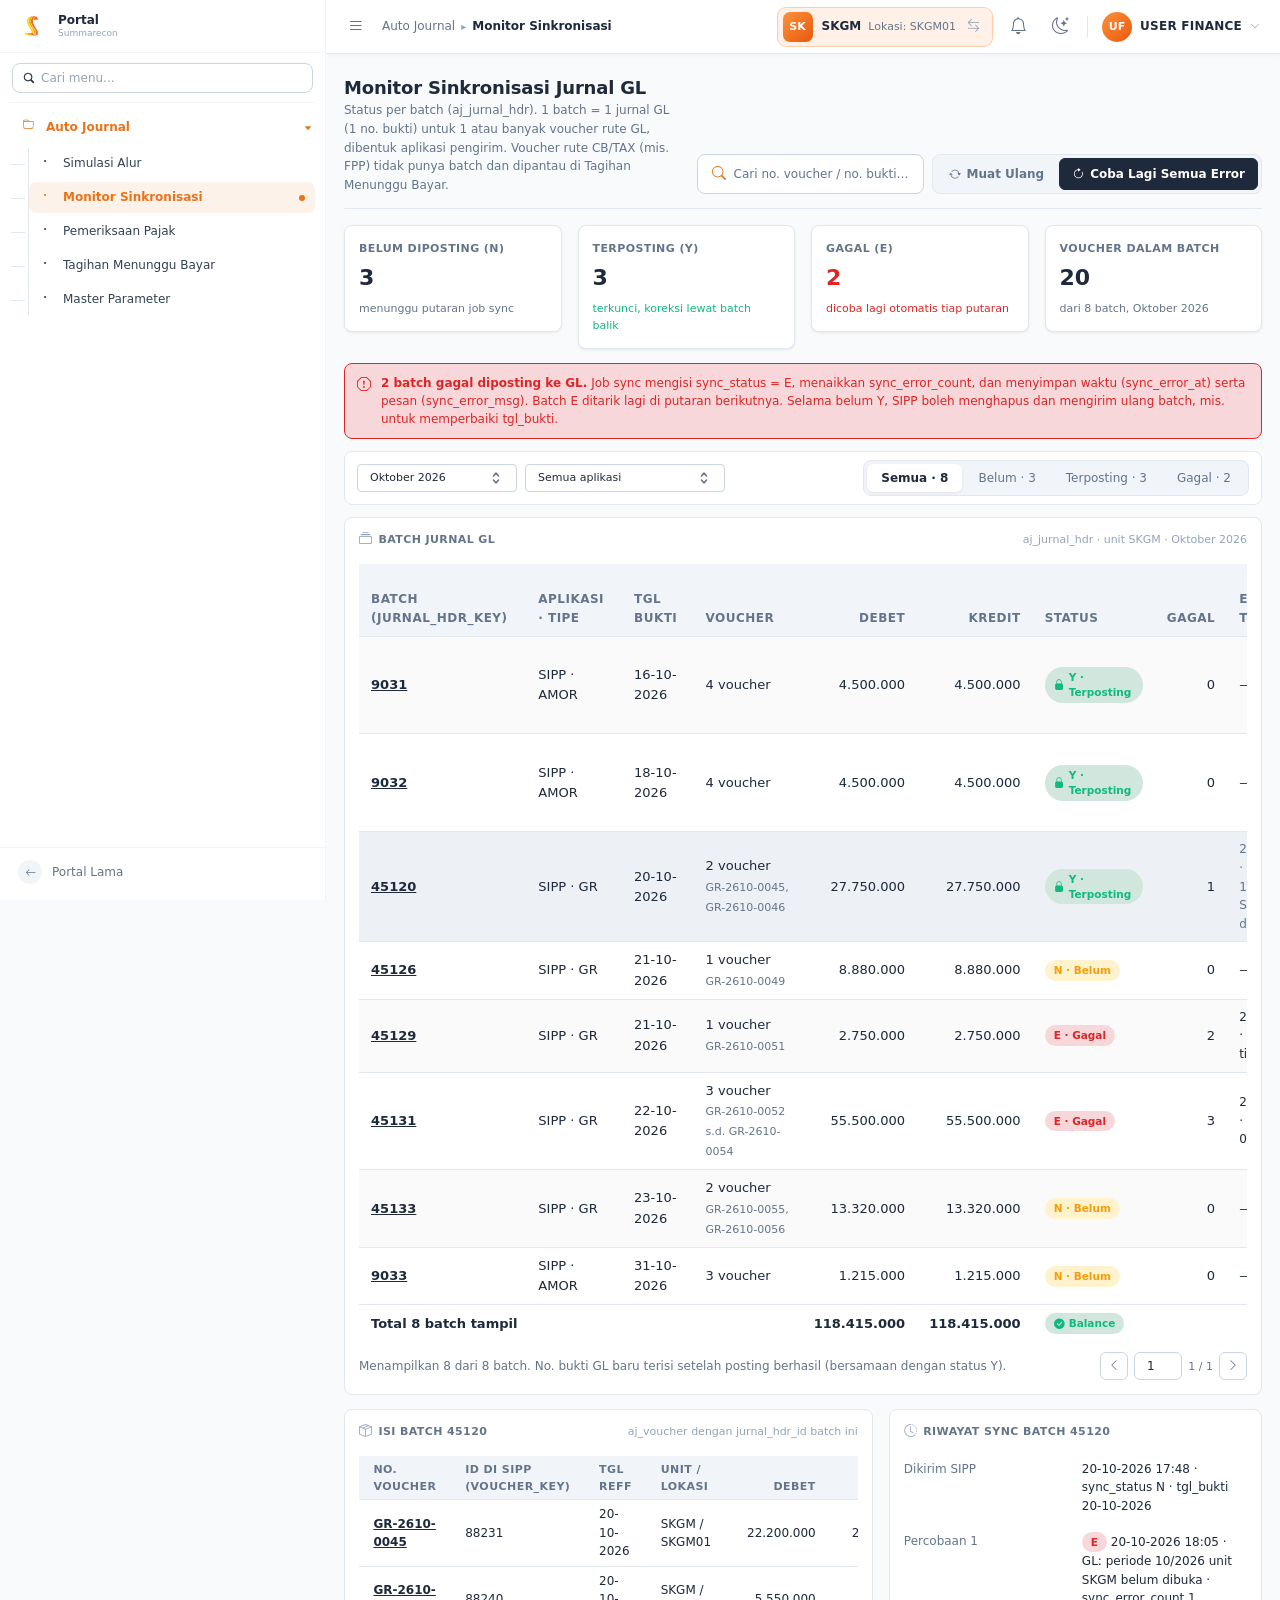
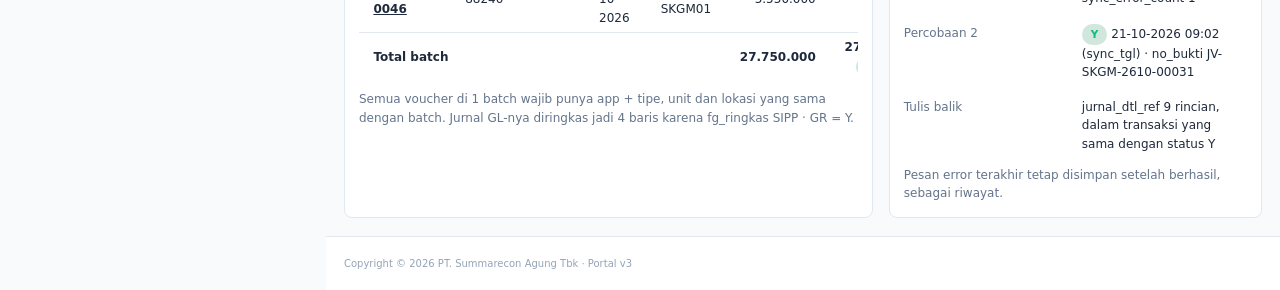
<file: index.html>
<!doctype html>
<html lang="id">
<head>
<meta charset="utf-8">
<meta name="viewport" content="width=device-width, initial-scale=1">
<title>Monitor Sinkronisasi — Auto Journal</title>
<link rel="stylesheet" href="assets/portal-ui.css">
</head>
<body>
<style>
body{margin:0}
a{color:var(--t-text)}a:hover{color:var(--smra-orange)}
</style>
<div class="wrapper" id="smra-wrapper">
<aside class="main-sidebar">
<a href="index.html" class="sidebar-brand">
<div class="brand-logo-wrap"><img src="assets/summarecon.png" alt="Summarecon" style="width: 24px; height: 24px; object-fit: contain"></div>
<div class="brand-label"><div class="brand-name">Portal</div><div class="brand-tagline">Summarecon</div></div>
</a>
<div class="sidebar-search">
<div class="sidebar-search-box"><i class="bi bi-search"></i><input type="search" class="sidebar-search-input" placeholder="Cari menu..." aria-label="Cari menu"></div>
</div>
<div class="sidebar-nav-wrap">
<nav>
<ul class="nav nav-sidebar flex-column">
<li class="nav-item has-treeview menu-open">
<a href="index.html" class="nav-link ancestor-active"><i class="bi bi-folder nav-icon"></i><p>Auto Journal<i class="right bi bi-caret-left-fill"></i></p></a>
<ul class="nav nav-treeview">
<li class="nav-item"><a href="simulasi.html" class="nav-link"><i class="bi bi-dot nav-icon"></i><p>Simulasi Alur</p></a></li>
<li class="nav-item"><a href="index.html" class="nav-link active"><i class="bi bi-dot nav-icon"></i><p>Monitor Sinkronisasi</p></a></li>
<li class="nav-item"><a href="pajak.html" class="nav-link"><i class="bi bi-dot nav-icon"></i><p>Pemeriksaan Pajak</p></a></li>
<li class="nav-item"><a href="tagihan.html" class="nav-link"><i class="bi bi-dot nav-icon"></i><p>Tagihan Menunggu Bayar</p></a></li>
<li class="nav-item"><a href="parameter.html" class="nav-link"><i class="bi bi-dot nav-icon"></i><p>Master Parameter</p></a></li>
</ul>
</li>
</ul>
</nav>
</div>
<div class="sidebar-bottom"><a href="#" class="nav-link" aria-label="Kembali ke Portal Lama"><i class="bi bi-arrow-left nav-icon"></i><p>Portal Lama</p></a></div>
</aside>

<div class="content-wrapper-offset">
<nav class="main-header">
<div class="header-left">
<button class="btn-icon" type="button" aria-label="Toggle sidebar"><i class="bi bi-list"></i></button>
<div class="crumb"><a href="index.html">Auto Journal</a><span class="crumb-sep">▸</span><b>Monitor Sinkronisasi</b></div>
</div>
<div class="header-right">
<a class="unit-picker" href="#" aria-label="Ganti Unit dan Lokasi">
<span class="unit-pill-icon">SK</span>
<span class="unit-pill-content"><span class="unit-pill-title">SKGM</span><span class="unit-pill-subtitle">Lokasi: SKGM01</span></span>
<span class="unit-pill-switch"><i class="bi bi-arrow-left-right"></i></span>
</a>
<button class="btn-icon" type="button" aria-label="Notifikasi"><i class="bi bi-bell"></i></button>
<button class="btn-icon" type="button" aria-label="Ganti tema"><i class="bi bi-moon-stars"></i></button>
<div class="header-divider"></div>
<div class="user-avatar-wrap"><div class="user-avatar">UF</div><span class="user-name">User Finance</span><i class="bi bi-chevron-down user-caret"></i></div>
</div>
</nav>

<div class="content-wrapper ds-content">
<div class="ds-page-header">
<div class="ds-page-title">
<h1>Monitor Sinkronisasi Jurnal GL</h1>
<div class="ds-page-subtitle">Status per batch (aj_jurnal_hdr). 1 batch = 1 jurnal GL (1 no. bukti) untuk 1 atau banyak voucher rute GL, dibentuk aplikasi pengirim. Voucher rute CB/TAX (mis. FPP) tidak punya batch dan dipantau di Tagihan Menunggu Bayar.</div>
</div>
<div class="ds-page-actions">
<button class="ds-btn-search" type="button"><i class="bi bi-search"></i><span>Cari no. voucher / no. bukti…</span></button>
<div class="ds-btn-bar">
<button class="ds-btn" type="button"><i class="bi bi-arrow-repeat"></i><span>Muat Ulang</span></button>
<button class="ds-btn ds-btn-primary" type="button"><i class="bi bi-arrow-clockwise"></i><span>Coba Lagi Semua Error</span></button>
</div>
</div>
</div>

<div class="row g-3" style="margin-bottom: 14px">
<div class="col-6 col-lg-3"><div class="ds-stat-card"><div class="ds-stat-label">Belum Diposting (N)</div><div class="ds-stat-value">3</div><div class="ds-stat-delta" style="color: var(--t-text-muted)">menunggu putaran job sync</div></div></div>
<div class="col-6 col-lg-3"><div class="ds-stat-card"><div class="ds-stat-label">Terposting (Y)</div><div class="ds-stat-value">3</div><div class="ds-stat-delta" style="color: var(--t-success)">terkunci, koreksi lewat batch balik</div></div></div>
<div class="col-6 col-lg-3"><div class="ds-stat-card"><div class="ds-stat-label">Gagal (E)</div><div class="ds-stat-value" style="color: var(--t-danger)">2</div><div class="ds-stat-delta" style="color: var(--t-danger)">dicoba lagi otomatis tiap putaran</div></div></div>
<div class="col-6 col-lg-3"><div class="ds-stat-card"><div class="ds-stat-label">Voucher dalam Batch</div><div class="ds-stat-value">20</div><div class="ds-stat-delta" style="color: var(--t-text-muted)">dari 8 batch, Oktober 2026</div></div></div>
</div>


<div class="ds-alert ds-alert-danger" role="alert" style="margin-bottom: 12px"><i class="bi bi-exclamation-octagon"></i><div><strong>2 batch gagal diposting ke GL.</strong> Job sync mengisi sync_status = E, menaikkan sync_error_count, dan menyimpan waktu (sync_error_at) serta pesan (sync_error_msg). Batch E ditarik lagi di putaran berikutnya. Selama belum Y, SIPP boleh menghapus dan mengirim ulang batch, mis. untuk memperbaiki tgl_bukti.</div></div>

<div class="ds-toolbar">
<select class="ds-input" style="width: 160px" aria-label="Periode"><option>Oktober 2026</option><option>September 2026</option></select>
<select class="ds-input" style="width: 200px" aria-label="Aplikasi dan tipe"><option>Semua aplikasi</option><option>SIPP · GR</option><option>SIPP · AMOR</option></select>
<div class="ds-toolbar-divider"></div>
<ul class="ds-tabs" role="tablist" style="margin: 0">
<li><button type="button" class="ds-tabs-link" data-tab="status:ALL" data-default="1">Semua · 8</button></li>
<li><button type="button" class="ds-tabs-link" data-tab="status:N">Belum · 3</button></li>
<li><button type="button" class="ds-tabs-link" data-tab="status:Y">Terposting · 3</button></li>
<li><button type="button" class="ds-tabs-link" data-tab="status:E">Gagal · 2</button></li>
</ul>
</div>

<section class="ds-section" style="margin-bottom: 14px">
<div class="ds-section-title"><i class="bi bi-collection"></i> Batch jurnal GL <span class="ds-section-meta">aj_jurnal_hdr · unit SKGM · Oktober 2026</span></div>
<div style="overflow-x: auto">
<table class="ds-table ds-table-striped" style="min-width: 1180px">
<thead>
<tr><th>Batch (jurnal_hdr_key)</th><th>Aplikasi · Tipe</th><th>Tgl Bukti</th><th>Voucher</th><th class="text-end">Debet</th><th class="text-end">Kredit</th><th>Status</th><th class="text-end">Gagal</th><th>Error Terakhir</th><th>No. Bukti GL</th><th>Aksi</th></tr>
</thead>
<tbody>
<tr data-row="status:Y" data-amount="4500000"><td><a href="detail.html" style="font-weight: 600">9031</a></td><td>SIPP · AMOR</td><td>16-10-2026</td><td>4 voucher</td><td class="text-end">4.500.000</td><td class="text-end">4.500.000</td><td><span class="ds-badge ds-badge-success"><i class="bi bi-lock-fill"></i> Y · Terposting</span></td><td class="text-end">0</td><td>—</td><td>JV-SKGM-2610-00027</td><td><a href="detail.html" class="ds-btn ds-btn-sm ds-btn-ghost">Detail</a></td></tr>
<tr data-row="status:Y" data-amount="4500000"><td><a href="detail.html" style="font-weight: 600">9032</a></td><td>SIPP · AMOR</td><td>18-10-2026</td><td>4 voucher</td><td class="text-end">4.500.000</td><td class="text-end">4.500.000</td><td><span class="ds-badge ds-badge-success"><i class="bi bi-lock-fill"></i> Y · Terposting</span></td><td class="text-end">0</td><td>—</td><td>JV-SKGM-2610-00029</td><td><a href="detail.html" class="ds-btn ds-btn-sm ds-btn-ghost">Detail</a></td></tr>
<tr data-row="status:Y" data-amount="27750000" style="background: var(--t-surf-2)"><td><a href="detail.html" style="font-weight: 600">45120</a></td><td>SIPP · GR</td><td>20-10-2026</td><td>2 voucher<br><span style="font-size: 11px; color: var(--t-text-muted)">GR-2610-0045, GR-2610-0046</span></td><td class="text-end">27.750.000</td><td class="text-end">27.750.000</td><td><span class="ds-badge ds-badge-success"><i class="bi bi-lock-fill"></i> Y · Terposting</span></td><td class="text-end">1</td><td style="color: var(--t-text-muted); font-size: 12px">20-10-2026 18:05 · GL: periode 10/2026 unit SKGM belum dibuka</td><td>JV-SKGM-2610-00031</td><td><a href="detail.html" class="ds-btn ds-btn-sm ds-btn-ghost">Detail</a></td></tr>
<tr data-row="status:N" data-amount="8880000"><td><a href="detail.html" style="font-weight: 600">45126</a></td><td>SIPP · GR</td><td>21-10-2026</td><td>1 voucher<br><span style="font-size: 11px; color: var(--t-text-muted)">GR-2610-0049</span></td><td class="text-end">8.880.000</td><td class="text-end">8.880.000</td><td><span class="ds-badge ds-badge-warning">N · Belum</span></td><td class="text-end">0</td><td>—</td><td>—</td><td><a href="detail.html" class="ds-btn ds-btn-sm ds-btn-ghost">Detail</a></td></tr>
<tr data-row="status:E" data-amount="2750000"><td><a href="detail.html" style="font-weight: 600">45129</a></td><td>SIPP · GR</td><td>21-10-2026</td><td>1 voucher<br><span style="font-size: 11px; color: var(--t-text-muted)">GR-2610-0051</span></td><td class="text-end">2.750.000</td><td class="text-end">2.750.000</td><td><span class="ds-badge ds-badge-danger">E · Gagal</span></td><td class="text-end">2</td><td style="font-size: 12px">22-10-2026 07:15 · GL: koneksi timeout</td><td>—</td><td><button type="button" class="ds-btn ds-btn-sm ds-btn-secondary"><i class="bi bi-arrow-clockwise"></i><span>Coba Lagi</span></button></td></tr>
<tr data-row="status:E" data-amount="55500000"><td><a href="detail.html" style="font-weight: 600">45131</a></td><td>SIPP · GR</td><td>22-10-2026</td><td>3 voucher<br><span style="font-size: 11px; color: var(--t-text-muted)">GR-2610-0052 s.d. GR-2610-0054</span></td><td class="text-end">55.500.000</td><td class="text-end">55.500.000</td><td><span class="ds-badge ds-badge-danger">E · Gagal</span></td><td class="text-end">3</td><td style="font-size: 12px">22-10-2026 08:41 · GL: akun 1-130-09 tidak aktif</td><td>—</td><td><button type="button" class="ds-btn ds-btn-sm ds-btn-secondary"><i class="bi bi-arrow-clockwise"></i><span>Coba Lagi</span></button></td></tr>
<tr data-row="status:N" data-amount="13320000"><td><a href="detail.html" style="font-weight: 600">45133</a></td><td>SIPP · GR</td><td>23-10-2026</td><td>2 voucher<br><span style="font-size: 11px; color: var(--t-text-muted)">GR-2610-0055, GR-2610-0056</span></td><td class="text-end">13.320.000</td><td class="text-end">13.320.000</td><td><span class="ds-badge ds-badge-warning">N · Belum</span></td><td class="text-end">0</td><td>—</td><td>—</td><td><a href="detail.html" class="ds-btn ds-btn-sm ds-btn-ghost">Detail</a></td></tr>
<tr data-row="status:N" data-amount="1215000"><td><a href="detail.html" style="font-weight: 600">9033</a></td><td>SIPP · AMOR</td><td>31-10-2026</td><td>3 voucher</td><td class="text-end">1.215.000</td><td class="text-end">1.215.000</td><td><span class="ds-badge ds-badge-warning">N · Belum</span></td><td class="text-end">0</td><td>—</td><td>—</td><td><a href="detail.html" class="ds-btn ds-btn-sm ds-btn-ghost">Detail</a></td></tr>
</tbody>
<tfoot>
<tr style="font-weight: 600"><td colspan="4">Total <span data-count="status">8</span> batch tampil</td><td class="text-end"><span data-total="status">118.415.000</span></td><td class="text-end"><span data-total="status">118.415.000</span></td><td colspan="5"><span class="ds-badge ds-badge-success"><i class="bi bi-check-circle-fill"></i> Balance</span></td></tr>
</tfoot>
</table>
</div>
<div style="margin-top: 10px; display: flex; justify-content: space-between; align-items: center; flex-wrap: wrap; gap: 8px">
<span style="font-size: 12px; color: var(--t-text-muted)">Menampilkan <span data-count="status">8</span> dari 8 batch. No. bukti GL baru terisi setelah posting berhasil (bersamaan dengan status Y).</span>
<div class="ds-pagination">
<button class="ds-page-btn" type="button" aria-label="Halaman sebelumnya"><i class="bi bi-chevron-left"></i></button>
<input class="ds-page-input" type="number" value="1" min="1" aria-label="Halaman">
<span class="ds-page-label">1 / 1</span>
<button class="ds-page-btn" type="button" aria-label="Halaman berikutnya"><i class="bi bi-chevron-right"></i></button>
</div>
</div>
</section>

<div class="row g-3">
<div class="col-12 col-xl-7">
<section class="ds-section" style="height: 100%">
<div class="ds-section-title"><i class="bi bi-box-seam"></i> Isi batch 45120 <span class="ds-section-meta">aj_voucher dengan jurnal_hdr_id batch ini</span></div>
<div style="overflow-x: auto">
<table class="ds-table ds-table-sm" style="min-width: 560px">
<thead><tr><th>No. Voucher</th><th>ID di SIPP (voucher_key)</th><th>Tgl Reff</th><th>Unit / Lokasi</th><th class="text-end">Debet</th><th class="text-end">Kredit</th></tr></thead>
<tbody>
<tr><td><a href="detail.html" style="font-weight: 600">GR-2610-0045</a></td><td>88231</td><td>20-10-2026</td><td>SKGM / SKGM01</td><td class="text-end">22.200.000</td><td class="text-end">22.200.000</td></tr>
<tr><td><a href="detail.html" style="font-weight: 600">GR-2610-0046</a></td><td>88240</td><td>20-10-2026</td><td>SKGM / SKGM01</td><td class="text-end">5.550.000</td><td class="text-end">5.550.000</td></tr>
</tbody>
<tfoot><tr style="font-weight: 600"><td colspan="4">Total batch</td><td class="text-end">27.750.000</td><td class="text-end">27.750.000 <span class="ds-badge ds-badge-success">Balance</span></td></tr></tfoot>
</table>
</div>
<div style="font-size: 12px; color: var(--t-text-muted); margin-top: 8px">Semua voucher di 1 batch wajib punya app + tipe, unit dan lokasi yang sama dengan batch. Jurnal GL-nya diringkas jadi 4 baris karena fg_ringkas SIPP · GR = Y.</div>
</section>
</div>
<div class="col-12 col-xl-5">
<section class="ds-section" style="height: 100%">
<div class="ds-section-title"><i class="bi bi-clock-history"></i> Riwayat sync batch 45120</div>
<dl class="ds-dl">
<dt>Dikirim SIPP</dt><dd>20-10-2026 17:48 · sync_status N · tgl_bukti 20-10-2026</dd>
<dt>Percobaan 1</dt><dd><span class="ds-badge ds-badge-danger">E</span> 20-10-2026 18:05 · GL: periode 10/2026 unit SKGM belum dibuka · sync_error_count 1</dd>
<dt>Percobaan 2</dt><dd><span class="ds-badge ds-badge-success">Y</span> 21-10-2026 09:02 (sync_tgl) · no_bukti JV-SKGM-2610-00031</dd>
<dt>Tulis balik</dt><dd>jurnal_dtl_ref 9 rincian, dalam transaksi yang sama dengan status Y</dd>
</dl>
<div style="font-size: 12px; color: var(--t-text-muted); margin-top: 8px">Pesan error terakhir tetap disimpan setelah berhasil, sebagai riwayat.</div>
</section>
</div>
</div>
</div>

<footer class="main-footer"><span>Copyright © 2026 PT. Summarecon Agung Tbk · Portal v3</span></footer>
</div>
</div>
<script src="assets/mockup.js"></script>
</body>
</html>
</file>
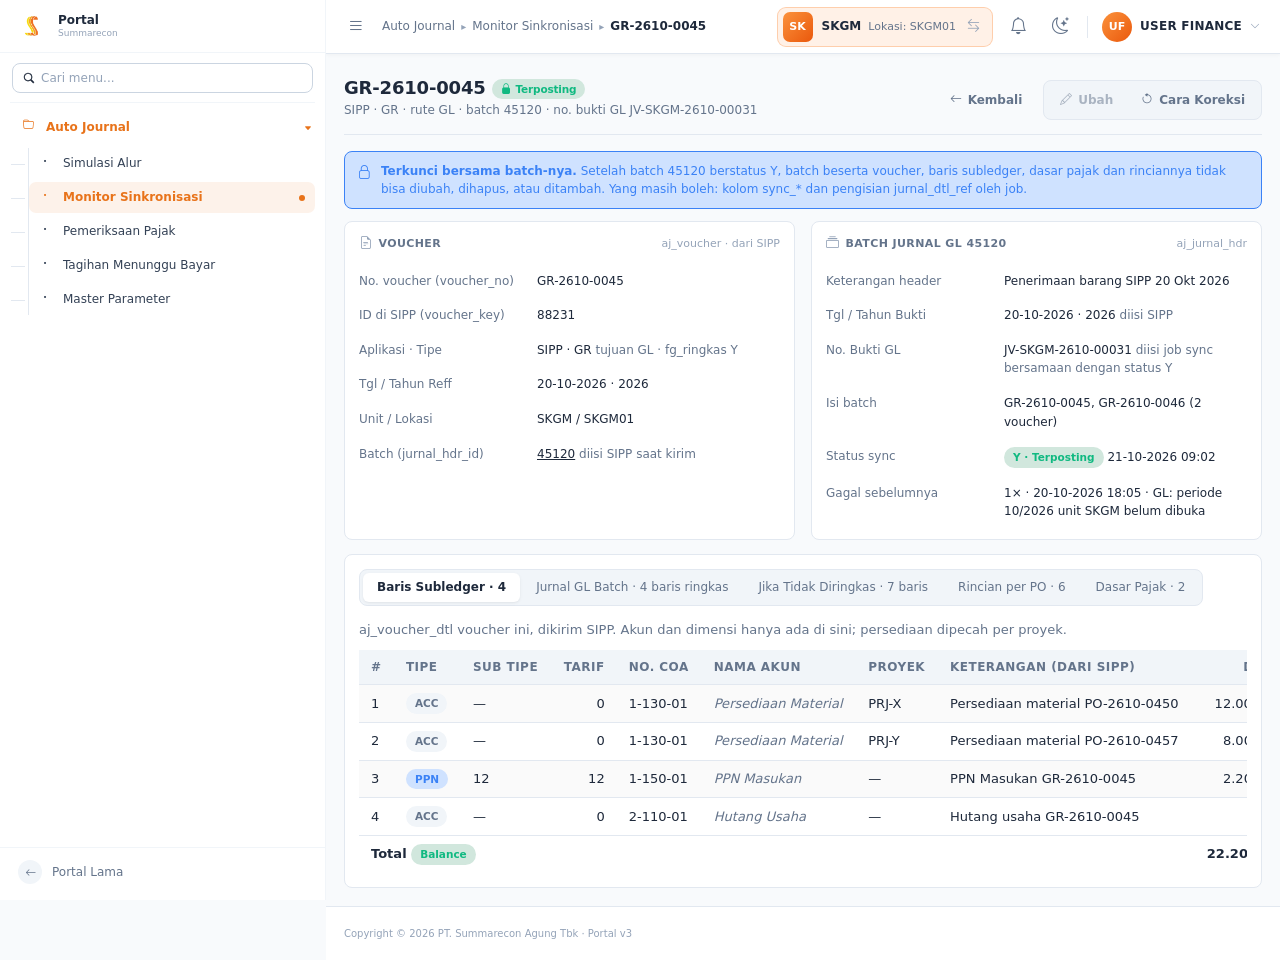
<file: detail.html>
<!doctype html>
<html lang="id">
<head>
<meta charset="utf-8">
<meta name="viewport" content="width=device-width, initial-scale=1">
<title>Detail Jurnal — Auto Journal</title>
<link rel="stylesheet" href="assets/portal-ui.css">
</head>
<body>
<style>
body{margin:0}
a{color:var(--t-text)}a:hover{color:var(--smra-orange)}
</style>
<div class="wrapper" id="smra-wrapper">
<aside class="main-sidebar">
<a href="index.html" class="sidebar-brand">
<div class="brand-logo-wrap"><img src="assets/summarecon.png" alt="Summarecon" style="width: 24px; height: 24px; object-fit: contain"></div>
<div class="brand-label"><div class="brand-name">Portal</div><div class="brand-tagline">Summarecon</div></div>
</a>
<div class="sidebar-search">
<div class="sidebar-search-box"><i class="bi bi-search"></i><input type="search" class="sidebar-search-input" placeholder="Cari menu..." aria-label="Cari menu"></div>
</div>
<div class="sidebar-nav-wrap">
<nav>
<ul class="nav nav-sidebar flex-column">
<li class="nav-item has-treeview menu-open">
<a href="index.html" class="nav-link ancestor-active"><i class="bi bi-folder nav-icon"></i><p>Auto Journal<i class="right bi bi-caret-left-fill"></i></p></a>
<ul class="nav nav-treeview">
<li class="nav-item"><a href="simulasi.html" class="nav-link"><i class="bi bi-dot nav-icon"></i><p>Simulasi Alur</p></a></li>
<li class="nav-item"><a href="index.html" class="nav-link active"><i class="bi bi-dot nav-icon"></i><p>Monitor Sinkronisasi</p></a></li>
<li class="nav-item"><a href="pajak.html" class="nav-link"><i class="bi bi-dot nav-icon"></i><p>Pemeriksaan Pajak</p></a></li>
<li class="nav-item"><a href="tagihan.html" class="nav-link"><i class="bi bi-dot nav-icon"></i><p>Tagihan Menunggu Bayar</p></a></li>
<li class="nav-item"><a href="parameter.html" class="nav-link"><i class="bi bi-dot nav-icon"></i><p>Master Parameter</p></a></li>
</ul>
</li>
</ul>
</nav>
</div>
<div class="sidebar-bottom"><a href="#" class="nav-link" aria-label="Kembali ke Portal Lama"><i class="bi bi-arrow-left nav-icon"></i><p>Portal Lama</p></a></div>
</aside>

<div class="content-wrapper-offset">
<nav class="main-header">
<div class="header-left">
<button class="btn-icon" type="button" aria-label="Toggle sidebar"><i class="bi bi-list"></i></button>
<div class="crumb"><a href="index.html">Auto Journal</a><span class="crumb-sep">▸</span><a href="index.html">Monitor Sinkronisasi</a><span class="crumb-sep">▸</span><b>GR-2610-0045</b></div>
</div>
<div class="header-right">
<a class="unit-picker" href="#" aria-label="Ganti Unit dan Lokasi">
<span class="unit-pill-icon">SK</span>
<span class="unit-pill-content"><span class="unit-pill-title">SKGM</span><span class="unit-pill-subtitle">Lokasi: SKGM01</span></span>
<span class="unit-pill-switch"><i class="bi bi-arrow-left-right"></i></span>
</a>
<button class="btn-icon" type="button" aria-label="Notifikasi"><i class="bi bi-bell"></i></button>
<button class="btn-icon" type="button" aria-label="Ganti tema"><i class="bi bi-moon-stars"></i></button>
<div class="header-divider"></div>
<div class="user-avatar-wrap"><div class="user-avatar">UF</div><span class="user-name">User Finance</span><i class="bi bi-chevron-down user-caret"></i></div>
</div>
</nav>

<div class="content-wrapper ds-content">
<div class="ds-page-header">
<div class="ds-page-title">
<h1>GR-2610-0045 <span class="ds-badge ds-badge-success" style="vertical-align: middle"><i class="bi bi-lock-fill"></i> Terposting</span></h1>
<div class="ds-page-subtitle">SIPP · GR · rute GL · batch 45120 · no. bukti GL JV-SKGM-2610-00031</div>
</div>
<div class="ds-page-actions">
<a href="index.html" class="ds-btn ds-btn-ghost"><i class="bi bi-arrow-left"></i><span>Kembali</span></a>
<div class="ds-btn-bar">
<button class="ds-btn" type="button" disabled data-ds-tooltip="Batch sudah diposting, voucher tidak bisa diubah"><i class="bi bi-pencil"></i><span>Ubah</span></button>
<button class="ds-btn ds-btn-secondary" type="button"><i class="bi bi-arrow-counterclockwise"></i><span>Cara Koreksi</span></button>
</div>
</div>
</div>

<div class="ds-alert ds-alert-info" role="status" style="margin-bottom: 12px"><i class="bi bi-lock"></i><div><strong>Terkunci bersama batch-nya.</strong> Setelah batch 45120 berstatus Y, batch beserta voucher, baris subledger, dasar pajak dan rinciannya tidak bisa diubah, dihapus, atau ditambah. Yang masih boleh: kolom sync_* dan pengisian jurnal_dtl_ref oleh job.</div></div>


<div class="row g-3" style="margin-bottom: 14px">
<div class="col-12 col-lg-6">
<section class="ds-section" style="height: 100%">
<div class="ds-section-title"><i class="bi bi-file-earmark-text"></i> Voucher <span class="ds-section-meta">aj_voucher · dari SIPP</span></div>
<dl class="ds-dl">
<dt>No. voucher (voucher_no)</dt><dd>GR-2610-0045</dd>
<dt>ID di SIPP (voucher_key)</dt><dd>88231</dd>
<dt>Aplikasi · Tipe</dt><dd>SIPP · GR <span style="font-size: 12px; color: var(--t-text-muted)">tujuan GL · fg_ringkas Y</span></dd>
<dt>Tgl / Tahun Reff</dt><dd>20-10-2026 · 2026</dd>
<dt>Unit / Lokasi</dt><dd>SKGM / SKGM01</dd>
<dt>Batch (jurnal_hdr_id)</dt><dd><a href="index.html">45120</a> <span style="font-size: 12px; color: var(--t-text-muted)">diisi SIPP saat kirim</span></dd>
</dl>
</section>
</div>
<div class="col-12 col-lg-6">
<section class="ds-section" style="height: 100%">
<div class="ds-section-title"><i class="bi bi-collection"></i> Batch jurnal GL 45120 <span class="ds-section-meta">aj_jurnal_hdr</span></div>
<dl class="ds-dl">
<dt>Keterangan header</dt><dd>Penerimaan barang SIPP 20 Okt 2026</dd>
<dt>Tgl / Tahun Bukti</dt><dd>20-10-2026 · 2026 <span style="font-size: 12px; color: var(--t-text-muted)">diisi SIPP</span></dd>
<dt>No. Bukti GL</dt><dd>JV-SKGM-2610-00031 <span style="font-size: 12px; color: var(--t-text-muted)">diisi job sync bersamaan dengan status Y</span></dd>
<dt>Isi batch</dt><dd>GR-2610-0045, GR-2610-0046 (2 voucher)</dd>
<dt>Status sync</dt><dd><span class="ds-badge ds-badge-success">Y · Terposting</span> 21-10-2026 09:02</dd>
<dt>Gagal sebelumnya</dt><dd>1× · 20-10-2026 18:05 · GL: periode 10/2026 unit SKGM belum dibuka</dd>
</dl>
</section>
</div>
</div>

<section class="ds-section">
<ul class="ds-tabs" role="tablist" style="margin-bottom: 14px">
<li><button type="button" class="ds-tabs-link" data-tab="detail:baris" data-default="1">Baris Subledger · 4</button></li>
<li><button type="button" class="ds-tabs-link" data-tab="detail:gl">Jurnal GL Batch · 4 baris ringkas</button></li>
<li><button type="button" class="ds-tabs-link" data-tab="detail:gln">Jika Tidak Diringkas · 7 baris</button></li>
<li><button type="button" class="ds-tabs-link" data-tab="detail:rincian">Rincian per PO · 6</button></li>
<li><button type="button" class="ds-tabs-link" data-tab="detail:dasar">Dasar Pajak · 2</button></li>
</ul>

<div data-panel="detail:baris">
<div style="font-size: 13px; color: var(--t-text-muted); margin-bottom: 10px">aj_voucher_dtl voucher ini, dikirim SIPP. Akun dan dimensi hanya ada di sini; persediaan dipecah per proyek.</div>
<div style="overflow-x: auto">
<table class="ds-table ds-table-striped" style="min-width: 1050px">
<thead>
<tr><th>#</th><th>Tipe</th><th>Sub Tipe</th><th class="text-end">Tarif</th><th>No. COA</th><th>Nama Akun</th><th>Proyek</th><th>Keterangan (dari SIPP)</th><th class="text-end">Debet</th><th class="text-end">Kredit</th></tr>
</thead>
<tbody>
<tr><td>1</td><td><span class="ds-badge ds-badge-neutral">ACC</span></td><td>—</td><td class="text-end">0</td><td style="white-space: nowrap">1-130-01</td><td style="font-style: italic; color: var(--t-text-muted)">Persediaan Material</td><td>PRJ-X</td><td>Persediaan material PO-2610-0450</td><td class="text-end">12.000.000</td><td class="text-end"></td></tr>
<tr><td>2</td><td><span class="ds-badge ds-badge-neutral">ACC</span></td><td>—</td><td class="text-end">0</td><td style="white-space: nowrap">1-130-01</td><td style="font-style: italic; color: var(--t-text-muted)">Persediaan Material</td><td>PRJ-Y</td><td>Persediaan material PO-2610-0457</td><td class="text-end">8.000.000</td><td class="text-end"></td></tr>
<tr><td>3</td><td><span class="ds-badge ds-badge-info">PPN</span></td><td>12</td><td class="text-end">12</td><td style="white-space: nowrap">1-150-01</td><td style="font-style: italic; color: var(--t-text-muted)">PPN Masukan</td><td>—</td><td>PPN Masukan GR-2610-0045</td><td class="text-end">2.200.000</td><td class="text-end"></td></tr>
<tr><td>4</td><td><span class="ds-badge ds-badge-neutral">ACC</span></td><td>—</td><td class="text-end">0</td><td style="white-space: nowrap">2-110-01</td><td style="font-style: italic; color: var(--t-text-muted)">Hutang Usaha</td><td>—</td><td>Hutang usaha GR-2610-0045</td><td class="text-end"></td><td class="text-end">22.200.000</td></tr>
</tbody>
<tfoot>
<tr style="font-weight: 600"><td colspan="8">Total <span class="ds-badge ds-badge-success">Balance</span></td><td class="text-end">22.200.000</td><td class="text-end">22.200.000</td></tr>
</tfoot>
</table>
</div>
</div>

<div data-panel="detail:gl">
<div class="ds-alert ds-alert-info" role="status" style="margin-bottom: 12px"><i class="bi bi-calculator"></i><div><strong>Baris GL tidak disimpan di Fintegra.</strong> Dibentuk dari aj_voucher_dtl semua voucher di batch 45120 lewat view baris jurnal GL. fg_ringkas = Y, jadi baris dengan tipe, sub tipe, D/K, akun dan dimensi yang sama dijumlah; keterangannya "&lt;tipe voucher&gt; · &lt;sub tipe, atau tipe jika sub tipe kosong&gt;".</div></div>
<div style="font-size: 13px; margin-bottom: 10px"><strong>JV-SKGM-2610-00031</strong> · 20-10-2026 · Penerimaan barang SIPP 20 Okt 2026</div>
<div style="overflow-x: auto">
<table class="ds-table ds-table-striped" style="min-width: 1050px">
<thead>
<tr><th>ID Baris GL</th><th>Tipe</th><th>Sub Tipe</th><th>No. COA</th><th>Nama Akun</th><th>Proyek</th><th>Keterangan (dibentuk sistem)</th><th>Dari aj_voucher_dtl</th><th class="text-end">Debet</th><th class="text-end">Kredit</th></tr>
</thead>
<tbody>
<tr><td>774501</td><td>ACC</td><td>—</td><td style="white-space: nowrap">1-130-01</td><td style="font-style: italic; color: var(--t-text-muted)">Persediaan Material</td><td>PRJ-X</td><td>GR · Akun</td><td>0045 #1 + 0046 #1</td><td class="text-end">17.000.000</td><td class="text-end"></td></tr>
<tr><td>774502</td><td>ACC</td><td>—</td><td style="white-space: nowrap">1-130-01</td><td style="font-style: italic; color: var(--t-text-muted)">Persediaan Material</td><td>PRJ-Y</td><td>GR · Akun</td><td>0045 #2</td><td class="text-end">8.000.000</td><td class="text-end"></td></tr>
<tr><td>774503</td><td>PPN</td><td>12</td><td style="white-space: nowrap">1-150-01</td><td style="font-style: italic; color: var(--t-text-muted)">PPN Masukan</td><td>—</td><td>GR · PPN 12%</td><td>0045 #3 + 0046 #2</td><td class="text-end">2.750.000</td><td class="text-end"></td></tr>
<tr><td>774504</td><td>ACC</td><td>—</td><td style="white-space: nowrap">2-110-01</td><td style="font-style: italic; color: var(--t-text-muted)">Hutang Usaha</td><td>—</td><td>GR · Akun</td><td>0045 #4 + 0046 #3</td><td class="text-end"></td><td class="text-end">27.750.000</td></tr>
</tbody>
<tfoot>
<tr style="font-weight: 600"><td colspan="8">Total <span class="ds-badge ds-badge-success">Balance</span></td><td class="text-end">27.750.000</td><td class="text-end">27.750.000</td></tr>
</tfoot>
</table>
</div>
<div style="font-size: 12px; color: var(--t-text-muted); margin-top: 8px">Persediaan PRJ-X dan PRJ-Y tetap 2 baris karena proyeknya beda. Baris ACC semuanya berketerangan "GR · Akun" (disepakati sementara). ID baris GL ditulis balik ke aj_voucher_sl.jurnal_dtl_ref saat posting.</div>
</div>

<div data-panel="detail:gln">
<div class="ds-alert ds-alert-warning" role="note" style="margin-bottom: 12px"><i class="bi bi-eye"></i><div><strong>Perbandingan saja.</strong> Seandainya fg_ringkas SIPP · GR = N: 1 baris aj_voucher_dtl = 1 baris GL, keterangan dari SIPP. Batch 45120 sebenarnya diposting ringkas.</div></div>
<div style="overflow-x: auto">
<table class="ds-table ds-table-striped" style="min-width: 1050px">
<thead>
<tr><th>#</th><th>Voucher</th><th>Tipe</th><th>Sub Tipe</th><th>No. COA</th><th>Nama Akun</th><th>Proyek</th><th>Keterangan (dari SIPP)</th><th class="text-end">Debet</th><th class="text-end">Kredit</th></tr>
</thead>
<tbody>
<tr><td>1</td><td>GR-2610-0045</td><td>ACC</td><td>—</td><td style="white-space: nowrap">1-130-01</td><td style="font-style: italic; color: var(--t-text-muted)">Persediaan Material</td><td>PRJ-X</td><td>Persediaan material PO-2610-0450</td><td class="text-end">12.000.000</td><td class="text-end"></td></tr>
<tr><td>2</td><td>GR-2610-0046</td><td>ACC</td><td>—</td><td style="white-space: nowrap">1-130-01</td><td style="font-style: italic; color: var(--t-text-muted)">Persediaan Material</td><td>PRJ-X</td><td>Persediaan material PO-2610-0461</td><td class="text-end">5.000.000</td><td class="text-end"></td></tr>
<tr><td>3</td><td>GR-2610-0045</td><td>ACC</td><td>—</td><td style="white-space: nowrap">1-130-01</td><td style="font-style: italic; color: var(--t-text-muted)">Persediaan Material</td><td>PRJ-Y</td><td>Persediaan material PO-2610-0457</td><td class="text-end">8.000.000</td><td class="text-end"></td></tr>
<tr><td>4</td><td>GR-2610-0045</td><td>PPN</td><td>12</td><td style="white-space: nowrap">1-150-01</td><td style="font-style: italic; color: var(--t-text-muted)">PPN Masukan</td><td>—</td><td>PPN Masukan GR-2610-0045</td><td class="text-end">2.200.000</td><td class="text-end"></td></tr>
<tr><td>5</td><td>GR-2610-0046</td><td>PPN</td><td>12</td><td style="white-space: nowrap">1-150-01</td><td style="font-style: italic; color: var(--t-text-muted)">PPN Masukan</td><td>—</td><td>PPN Masukan GR-2610-0046</td><td class="text-end">550.000</td><td class="text-end"></td></tr>
<tr><td>6</td><td>GR-2610-0045</td><td>ACC</td><td>—</td><td style="white-space: nowrap">2-110-01</td><td style="font-style: italic; color: var(--t-text-muted)">Hutang Usaha</td><td>—</td><td>Hutang usaha GR-2610-0045</td><td class="text-end"></td><td class="text-end">22.200.000</td></tr>
<tr><td>7</td><td>GR-2610-0046</td><td>ACC</td><td>—</td><td style="white-space: nowrap">2-110-01</td><td style="font-style: italic; color: var(--t-text-muted)">Hutang Usaha</td><td>—</td><td>Hutang usaha GR-2610-0046</td><td class="text-end"></td><td class="text-end">5.550.000</td></tr>
</tbody>
<tfoot>
<tr style="font-weight: 600"><td colspan="8">Total <span class="ds-badge ds-badge-success">Balance</span></td><td class="text-end">27.750.000</td><td class="text-end">27.750.000</td></tr>
</tfoot>
</table>
</div>
</div>

<div data-panel="detail:rincian">
<div class="ds-alert ds-alert-success" role="status" style="margin-bottom: 12px"><i class="bi bi-check-circle"></i><div><strong>Tie-out cocok.</strong> Total rincian (aj_voucher_sl) per baris subledger = nilai baris itu, dijumlah bertanda (D +, K −). Rincian yang barisnya diringkas menunjuk ke ID baris GL yang sama, jadi detail per PO tetap terlacak.</div></div>
<div style="overflow-x: auto">
<table class="ds-table" style="min-width: 1050px">
<thead>
<tr><th>Baris subledger / Rincian</th><th>No. PO (voucher_sl_no)</th><th>ID PO (voucher_sl_key)</th><th class="text-end">DPP</th><th>Baris GL (jurnal_dtl_ref)</th><th class="text-end">Debet</th><th class="text-end">Kredit</th></tr>
</thead>
<tbody>
<tr style="font-weight: 600; background: var(--t-surf-2)"><td>#1 ACC 1-130-01 · PRJ-X</td><td></td><td></td><td></td><td></td><td class="text-end">12.000.000</td><td class="text-end"></td></tr>
<tr><td style="padding-left: 28px"><i class="bi bi-arrow-return-right" style="color: var(--t-text-faint)"></i> Semen &amp; besi</td><td>PO-2610-0450</td><td>5501</td><td class="text-end">0</td><td>774501</td><td class="text-end">12.000.000</td><td class="text-end"></td></tr>
<tr style="font-weight: 600; background: var(--t-surf-2)"><td>#2 ACC 1-130-01 · PRJ-Y</td><td></td><td></td><td></td><td></td><td class="text-end">8.000.000</td><td class="text-end"></td></tr>
<tr><td style="padding-left: 28px"><i class="bi bi-arrow-return-right" style="color: var(--t-text-faint)"></i> Keramik</td><td>PO-2610-0457</td><td>5502</td><td class="text-end">0</td><td>774502</td><td class="text-end">8.000.000</td><td class="text-end"></td></tr>
<tr style="font-weight: 600; background: var(--t-surf-2)"><td>#3 PPN 12 · 1-150-01</td><td></td><td></td><td></td><td></td><td class="text-end">2.200.000</td><td class="text-end"></td></tr>
<tr><td style="padding-left: 28px"><i class="bi bi-arrow-return-right" style="color: var(--t-text-faint)"></i> PPN PO-2610-0450</td><td>PO-2610-0450</td><td>5501</td><td class="text-end">11.000.000</td><td>774503</td><td class="text-end">1.320.000</td><td class="text-end"></td></tr>
<tr><td style="padding-left: 28px"><i class="bi bi-arrow-return-right" style="color: var(--t-text-faint)"></i> PPN PO-2610-0457</td><td>PO-2610-0457</td><td>5502</td><td class="text-end">7.333.333</td><td>774503</td><td class="text-end">880.000</td><td class="text-end"></td></tr>
<tr style="font-weight: 600; background: var(--t-surf-2)"><td>#4 ACC 2-110-01 · Hutang</td><td></td><td></td><td></td><td></td><td class="text-end"></td><td class="text-end">22.200.000</td></tr>
<tr><td style="padding-left: 28px"><i class="bi bi-arrow-return-right" style="color: var(--t-text-faint)"></i> Hutang PO-2610-0450</td><td>PO-2610-0450</td><td>5501</td><td class="text-end">0</td><td>774504</td><td class="text-end"></td><td class="text-end">13.320.000</td></tr>
<tr><td style="padding-left: 28px"><i class="bi bi-arrow-return-right" style="color: var(--t-text-faint)"></i> Hutang PO-2610-0457</td><td>PO-2610-0457</td><td>5502</td><td class="text-end">0</td><td>774504</td><td class="text-end"></td><td class="text-end">8.880.000</td></tr>
</tbody>
<tfoot>
<tr style="font-weight: 600"><td colspan="5">Total rincian <span class="ds-badge ds-badge-success">Balance</span></td><td class="text-end">22.200.000</td><td class="text-end">22.200.000</td></tr>
</tfoot>
</table>
</div>
<div style="font-size: 12px; color: var(--t-text-muted); margin-top: 8px">Baris GL 774501, 774503 dan 774504 juga menampung rincian GR-2610-0046 (PO-2610-0461). jurnal_dtl_ref ditulis job dalam transaksi yang sama dengan status Y.</div>
</div>

<div data-panel="detail:dasar">
<div class="ds-alert ds-alert-info" role="status" style="margin-bottom: 12px"><i class="bi bi-calculator"></i><div><strong>Dasar pajak (aj_voucher_dtl_pajak).</strong> DPP disimpan per baris dasar dan tidak dijurnal. PPN 12% dengan DPP nilai lain 11/12, dibulatkan sekali per baris pajak.</div></div>
<div style="overflow-x: auto">
<table class="ds-table" style="min-width: 760px">
<thead><tr><th>Baris pajak</th><th>Baris dasar</th><th class="text-end">Jumlah dasar</th><th class="text-end">DPP</th></tr></thead>
<tbody>
<tr><td>#3 PPN 12</td><td>#1 Persediaan PRJ-X</td><td class="text-end">12.000.000</td><td class="text-end">11.000.000</td></tr>
<tr><td>#3 PPN 12</td><td>#2 Persediaan PRJ-Y</td><td class="text-end">8.000.000</td><td class="text-end">7.333.333</td></tr>
</tbody>
<tfoot><tr style="font-weight: 600"><td colspan="3">Σ DPP × 12% = 2.199.999,96 → 2.200.000 <span class="ds-badge ds-badge-success">cocok ±1</span></td><td class="text-end">18.333.333</td></tr></tfoot>
</table>
</div>
</div>
</section>
</div>

<footer class="main-footer"><span>Copyright © 2026 PT. Summarecon Agung Tbk · Portal v3</span></footer>
</div>
</div>
<script src="assets/mockup.js"></script>
</body>
</html>
</file>
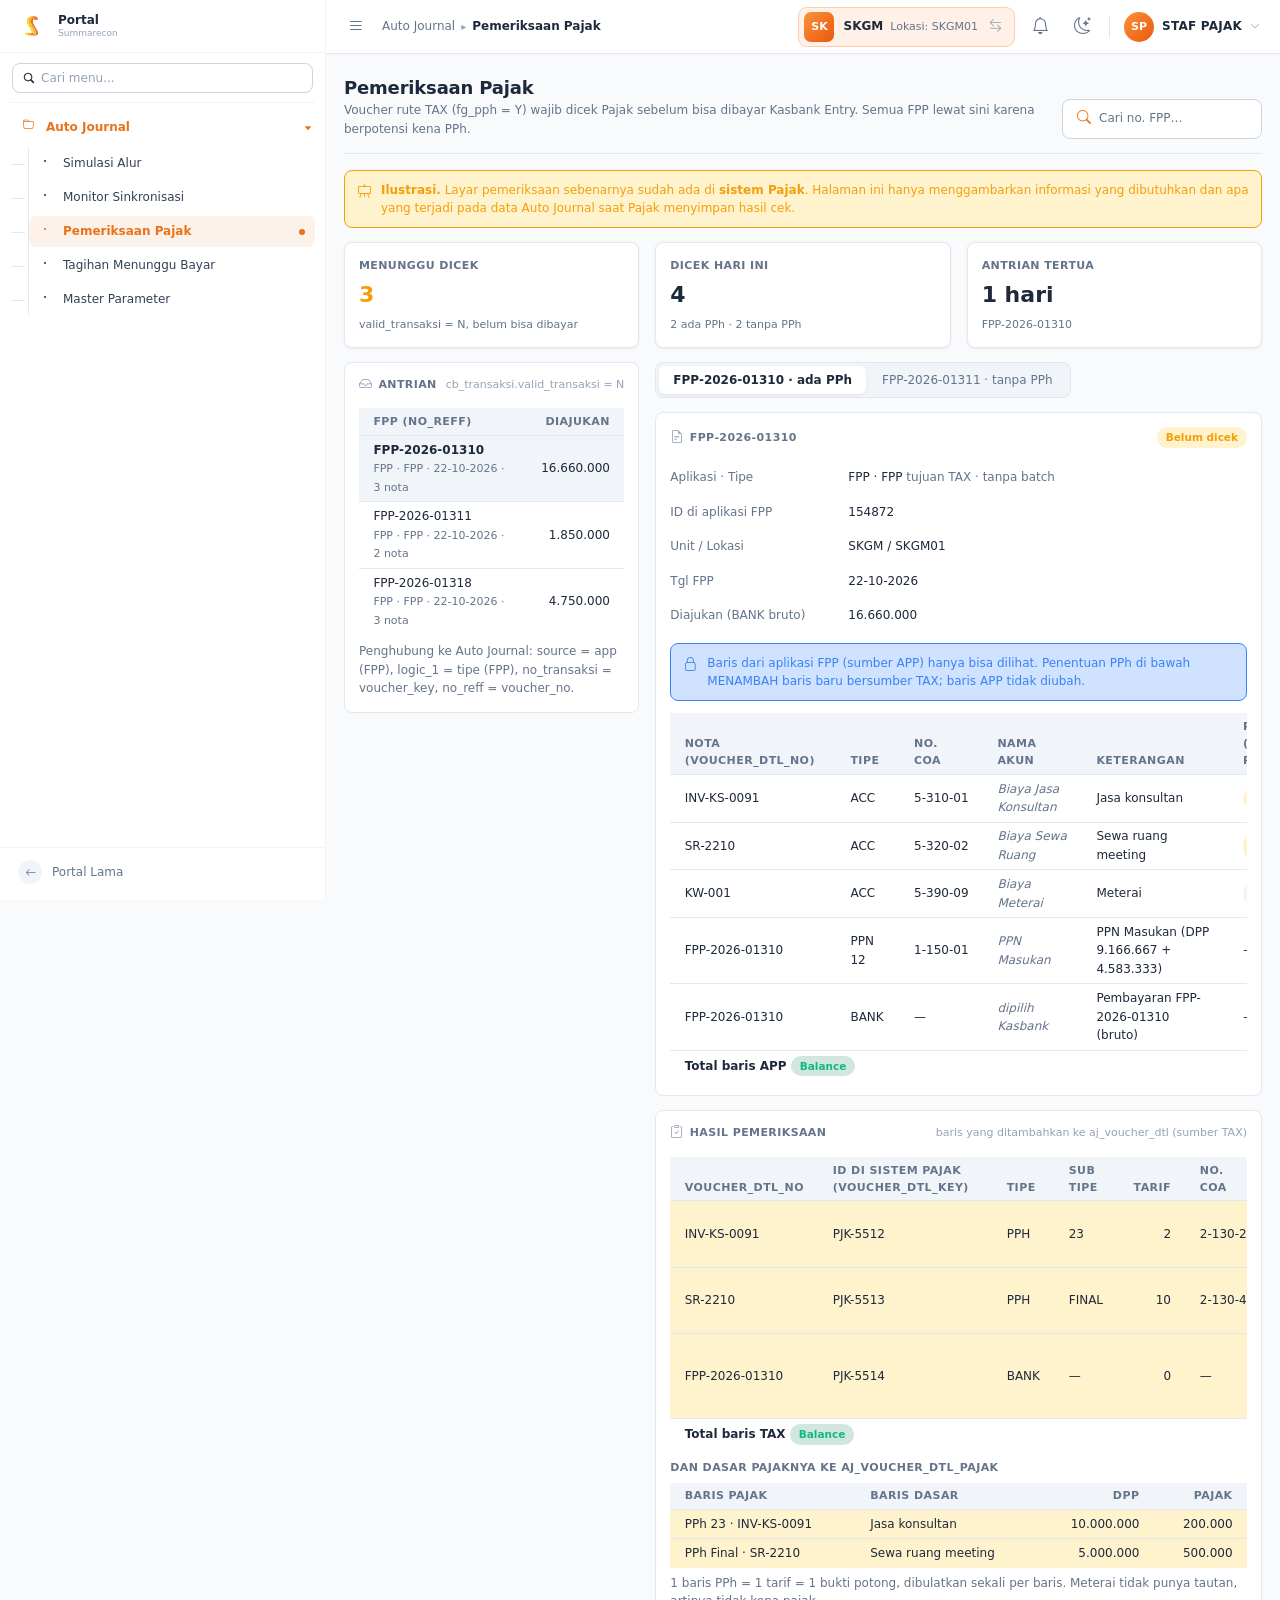
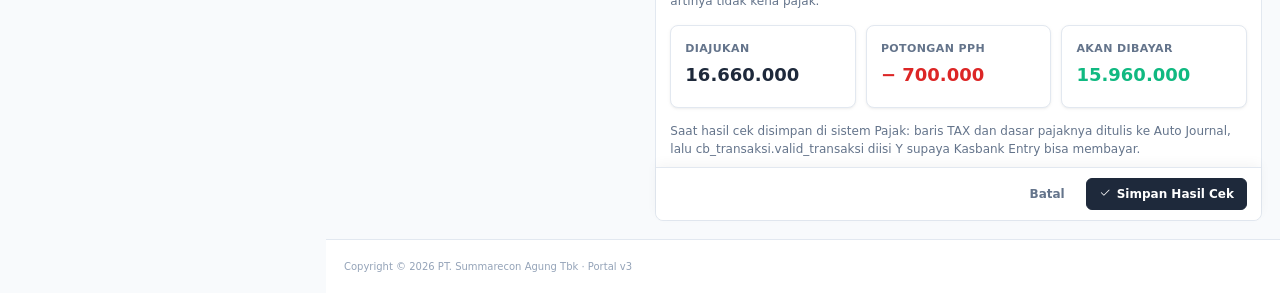
<file: pajak.html>
<!doctype html>
<html lang="id">
<head>
<meta charset="utf-8">
<meta name="viewport" content="width=device-width, initial-scale=1">
<title>Pemeriksaan Pajak — Auto Journal</title>
<link rel="stylesheet" href="assets/portal-ui.css">
</head>
<body>
<style>
body{margin:0}
a{color:var(--t-text)}a:hover{color:var(--smra-orange)}
</style>
<div class="wrapper" id="smra-wrapper">
<aside class="main-sidebar">
<a href="index.html" class="sidebar-brand">
<div class="brand-logo-wrap"><img src="assets/summarecon.png" alt="Summarecon" style="width: 24px; height: 24px; object-fit: contain"></div>
<div class="brand-label"><div class="brand-name">Portal</div><div class="brand-tagline">Summarecon</div></div>
</a>
<div class="sidebar-search">
<div class="sidebar-search-box"><i class="bi bi-search"></i><input type="search" class="sidebar-search-input" placeholder="Cari menu..." aria-label="Cari menu"></div>
</div>
<div class="sidebar-nav-wrap">
<nav>
<ul class="nav nav-sidebar flex-column">
<li class="nav-item has-treeview menu-open">
<a href="index.html" class="nav-link ancestor-active"><i class="bi bi-folder nav-icon"></i><p>Auto Journal<i class="right bi bi-caret-left-fill"></i></p></a>
<ul class="nav nav-treeview">
<li class="nav-item"><a href="simulasi.html" class="nav-link"><i class="bi bi-dot nav-icon"></i><p>Simulasi Alur</p></a></li>
<li class="nav-item"><a href="index.html" class="nav-link"><i class="bi bi-dot nav-icon"></i><p>Monitor Sinkronisasi</p></a></li>
<li class="nav-item"><a href="pajak.html" class="nav-link active"><i class="bi bi-dot nav-icon"></i><p>Pemeriksaan Pajak</p></a></li>
<li class="nav-item"><a href="tagihan.html" class="nav-link"><i class="bi bi-dot nav-icon"></i><p>Tagihan Menunggu Bayar</p></a></li>
<li class="nav-item"><a href="parameter.html" class="nav-link"><i class="bi bi-dot nav-icon"></i><p>Master Parameter</p></a></li>
</ul>
</li>
</ul>
</nav>
</div>
<div class="sidebar-bottom"><a href="#" class="nav-link" aria-label="Kembali ke Portal Lama"><i class="bi bi-arrow-left nav-icon"></i><p>Portal Lama</p></a></div>
</aside>

<div class="content-wrapper-offset">
<nav class="main-header">
<div class="header-left">
<button class="btn-icon" type="button" aria-label="Toggle sidebar"><i class="bi bi-list"></i></button>
<div class="crumb"><a href="index.html">Auto Journal</a><span class="crumb-sep">▸</span><b>Pemeriksaan Pajak</b></div>
</div>
<div class="header-right">
<a class="unit-picker" href="#" aria-label="Ganti Unit dan Lokasi">
<span class="unit-pill-icon">SK</span>
<span class="unit-pill-content"><span class="unit-pill-title">SKGM</span><span class="unit-pill-subtitle">Lokasi: SKGM01</span></span>
<span class="unit-pill-switch"><i class="bi bi-arrow-left-right"></i></span>
</a>
<button class="btn-icon" type="button" aria-label="Notifikasi"><i class="bi bi-bell"></i></button>
<button class="btn-icon" type="button" aria-label="Ganti tema"><i class="bi bi-moon-stars"></i></button>
<div class="header-divider"></div>
<div class="user-avatar-wrap"><div class="user-avatar">SP</div><span class="user-name">Staf Pajak</span><i class="bi bi-chevron-down user-caret"></i></div>
</div>
</nav>

<div class="content-wrapper ds-content">
<div class="ds-page-header">
<div class="ds-page-title">
<h1>Pemeriksaan Pajak</h1>
<div class="ds-page-subtitle">Voucher rute TAX (fg_pph = Y) wajib dicek Pajak sebelum bisa dibayar Kasbank Entry. Semua FPP lewat sini karena berpotensi kena PPh.</div>
</div>
<div class="ds-page-actions">
<button class="ds-btn-search" type="button"><i class="bi bi-search"></i><span>Cari no. FPP…</span></button>
</div>
</div>

<div class="ds-alert ds-alert-warning" role="note" style="margin-bottom: 14px"><i class="bi bi-easel"></i><div><strong>Ilustrasi.</strong> Layar pemeriksaan sebenarnya sudah ada di <strong>sistem Pajak</strong>. Halaman ini hanya menggambarkan informasi yang dibutuhkan dan apa yang terjadi pada data Auto Journal saat Pajak menyimpan hasil cek.</div></div>

<div class="row g-3" style="margin-bottom: 14px">
<div class="col-6 col-lg-4"><div class="ds-stat-card"><div class="ds-stat-label">Menunggu Dicek</div><div class="ds-stat-value" style="color: var(--t-warning)">3</div><div class="ds-stat-delta" style="color: var(--t-text-muted)">valid_transaksi = N, belum bisa dibayar</div></div></div>
<div class="col-6 col-lg-4"><div class="ds-stat-card"><div class="ds-stat-label">Dicek Hari Ini</div><div class="ds-stat-value">4</div><div class="ds-stat-delta" style="color: var(--t-text-muted)">2 ada PPh · 2 tanpa PPh</div></div></div>
<div class="col-12 col-lg-4"><div class="ds-stat-card"><div class="ds-stat-label">Antrian Tertua</div><div class="ds-stat-value">1 hari</div><div class="ds-stat-delta" style="color: var(--t-text-muted)">FPP-2026-01310</div></div></div>
</div>

<div class="row g-3">
<div class="col-12 col-xl-4">
<section class="ds-section">
<div class="ds-section-title"><i class="bi bi-inbox"></i> Antrian <span class="ds-section-meta">cb_transaksi.valid_transaksi = N</span></div>
<table class="ds-table ds-table-sm">
<thead><tr><th>FPP (no_reff)</th><th class="text-end">Diajukan</th></tr></thead>
<tbody>
<tr style="background: var(--t-surf-2)"><td><strong>FPP-2026-01310</strong><br><span style="font-size: 11px; color: var(--t-text-muted)">FPP · FPP · 22-10-2026 · 3 nota</span></td><td class="text-end">16.660.000</td></tr>
<tr><td>FPP-2026-01311<br><span style="font-size: 11px; color: var(--t-text-muted)">FPP · FPP · 22-10-2026 · 2 nota</span></td><td class="text-end">1.850.000</td></tr>
<tr><td>FPP-2026-01318<br><span style="font-size: 11px; color: var(--t-text-muted)">FPP · FPP · 22-10-2026 · 3 nota</span></td><td class="text-end">4.750.000</td></tr>
</tbody>
</table>
<div style="font-size: 12px; color: var(--t-text-muted); margin-top: 8px">Penghubung ke Auto Journal: source = app (FPP), logic_1 = tipe (FPP), no_transaksi = voucher_key, no_reff = voucher_no.</div>
</section>
</div>

<div class="col-12 col-xl-8">
<ul class="ds-tabs" role="tablist" style="margin-bottom: 14px">
<li><button type="button" class="ds-tabs-link" data-tab="hasil:ada" data-default="1">FPP-2026-01310 · ada PPh</button></li>
<li><button type="button" class="ds-tabs-link" data-tab="hasil:tidak">FPP-2026-01311 · tanpa PPh</button></li>
</ul>

<div data-panel="hasil:ada">
<section class="ds-section" style="margin-bottom: 14px">
<div class="ds-section-title"><i class="bi bi-file-earmark-text"></i> FPP-2026-01310 <span class="ds-section-meta"><span class="ds-badge ds-badge-warning">Belum dicek</span></span></div>
<dl class="ds-dl" style="margin-bottom: 14px">
<dt>Aplikasi · Tipe</dt><dd>FPP · FPP <span style="font-size: 12px; color: var(--t-text-muted)">tujuan TAX · tanpa batch</span></dd>
<dt>ID di aplikasi FPP</dt><dd>154872</dd>
<dt>Unit / Lokasi</dt><dd>SKGM / SKGM01</dd>
<dt>Tgl FPP</dt><dd>22-10-2026</dd>
<dt>Diajukan (BANK bruto)</dt><dd>16.660.000</dd>
</dl>
<div class="ds-alert ds-alert-info" style="margin-bottom: 12px"><i class="bi bi-lock"></i><div>Baris dari aplikasi FPP (sumber APP) hanya bisa dilihat. Penentuan PPh di bawah MENAMBAH baris baru bersumber TAX; baris APP tidak diubah.</div></div>
<div style="overflow-x: auto">
<table class="ds-table ds-table-sm" style="min-width: 900px">
<thead><tr><th>Nota (voucher_dtl_no)</th><th>Tipe</th><th>No. COA</th><th>Nama Akun</th><th>Keterangan</th><th>PPh (ditentukan Pajak)</th><th class="text-end">Debet</th><th class="text-end">Kredit</th></tr></thead>
<tbody>
<tr><td>INV-KS-0091</td><td>ACC</td><td style="white-space: nowrap">5-310-01</td><td style="font-style: italic; color: var(--t-text-muted)">Biaya Jasa Konsultan</td><td>Jasa konsultan</td><td><span class="ds-badge ds-badge-warning">PPh 23 · 2%</span></td><td class="text-end">10.000.000</td><td class="text-end"></td></tr>
<tr><td>SR-2210</td><td>ACC</td><td style="white-space: nowrap">5-320-02</td><td style="font-style: italic; color: var(--t-text-muted)">Biaya Sewa Ruang</td><td>Sewa ruang meeting</td><td><span class="ds-badge ds-badge-warning">PPh Final · 10%</span></td><td class="text-end">5.000.000</td><td class="text-end"></td></tr>
<tr><td>KW-001</td><td>ACC</td><td style="white-space: nowrap">5-390-09</td><td style="font-style: italic; color: var(--t-text-muted)">Biaya Meterai</td><td>Meterai</td><td><span class="ds-badge ds-badge-neutral">Tidak kena</span></td><td class="text-end">10.000</td><td class="text-end"></td></tr>
<tr><td>FPP-2026-01310</td><td>PPN 12</td><td style="white-space: nowrap">1-150-01</td><td style="font-style: italic; color: var(--t-text-muted)">PPN Masukan</td><td>PPN Masukan (DPP 9.166.667 + 4.583.333)</td><td>—</td><td class="text-end">1.650.000</td><td class="text-end"></td></tr>
<tr><td>FPP-2026-01310</td><td>BANK</td><td>—</td><td style="font-style: italic; color: var(--t-text-muted)">dipilih Kasbank</td><td>Pembayaran FPP-2026-01310 (bruto)</td><td>—</td><td class="text-end"></td><td class="text-end">16.660.000</td></tr>
</tbody>
<tfoot><tr style="font-weight: 600"><td colspan="6">Total baris APP <span class="ds-badge ds-badge-success">Balance</span></td><td class="text-end">16.660.000</td><td class="text-end">16.660.000</td></tr></tfoot>
</table>
</div>
</section>

<section class="ds-section">
<div class="ds-section-title"><i class="bi bi-clipboard-check"></i> Hasil pemeriksaan <span class="ds-section-meta">baris yang ditambahkan ke aj_voucher_dtl (sumber TAX)</span></div>
<div style="overflow-x: auto; margin-bottom: 12px">
<table class="ds-table ds-table-sm" style="min-width: 860px">
<thead><tr><th>voucher_dtl_no</th><th>ID di sistem Pajak (voucher_dtl_key)</th><th>Tipe</th><th>Sub Tipe</th><th class="text-end">Tarif</th><th>No. COA</th><th>Nama Akun</th><th class="text-end">Debet</th><th class="text-end">Kredit</th></tr></thead>
<tbody>
<tr style="background: var(--t-warning-bg)"><td>INV-KS-0091</td><td>PJK-5512</td><td>PPH</td><td>23</td><td class="text-end">2</td><td style="white-space: nowrap">2-130-23</td><td style="font-style: italic; color: var(--t-text-muted)">Hutang PPh Pasal 23</td><td class="text-end"></td><td class="text-end">200.000</td></tr>
<tr style="background: var(--t-warning-bg)"><td>SR-2210</td><td>PJK-5513</td><td>PPH</td><td>FINAL</td><td class="text-end">10</td><td style="white-space: nowrap">2-130-42</td><td style="font-style: italic; color: var(--t-text-muted)">Hutang PPh Final Pasal 4(2)</td><td class="text-end"></td><td class="text-end">500.000</td></tr>
<tr style="background: var(--t-warning-bg)"><td>FPP-2026-01310</td><td>PJK-5514</td><td>BANK</td><td>—</td><td class="text-end">0</td><td>—</td><td style="font-style: italic; color: var(--t-text-muted)">dipilih Kasbank · potongan PPh</td><td class="text-end">700.000</td><td class="text-end"></td></tr>
</tbody>
<tfoot><tr style="font-weight: 600"><td colspan="7">Total baris TAX <span class="ds-badge ds-badge-success">Balance</span></td><td class="text-end">700.000</td><td class="text-end">700.000</td></tr></tfoot>
</table>
</div>
<div class="ds-section-title" style="margin-bottom: 8px">Dan dasar pajaknya ke aj_voucher_dtl_pajak</div>
<div style="overflow-x: auto; margin-bottom: 14px">
<table class="ds-table ds-table-sm" style="min-width: 560px">
<thead><tr><th>Baris pajak</th><th>Baris dasar</th><th class="text-end">DPP</th><th class="text-end">Pajak</th></tr></thead>
<tbody>
<tr style="background: var(--t-warning-bg)"><td>PPh 23 · INV-KS-0091</td><td>Jasa konsultan</td><td class="text-end">10.000.000</td><td class="text-end">200.000</td></tr>
<tr style="background: var(--t-warning-bg)"><td>PPh Final · SR-2210</td><td>Sewa ruang meeting</td><td class="text-end">5.000.000</td><td class="text-end">500.000</td></tr>
</tbody>
</table>
<div style="font-size: 12px; color: var(--t-text-muted); margin-top: 6px">1 baris PPh = 1 tarif = 1 bukti potong, dibulatkan sekali per baris. Meterai tidak punya tautan, artinya tidak kena pajak.</div>
</div>
<div style="display: grid; grid-template-columns: repeat(3, minmax(0, 1fr)); gap: 10px">
<div class="ds-stat-card"><div class="ds-stat-label">Diajukan</div><div class="ds-stat-value" style="font-size: 18px">16.660.000</div></div>
<div class="ds-stat-card"><div class="ds-stat-label">Potongan PPh</div><div class="ds-stat-value" style="font-size: 18px; color: var(--t-danger)">− 700.000</div></div>
<div class="ds-stat-card"><div class="ds-stat-label">Akan dibayar</div><div class="ds-stat-value" style="font-size: 18px; color: var(--t-success)">15.960.000</div></div>
</div>
<div style="font-size: 12px; color: var(--t-text-muted); margin-top: 14px">Saat hasil cek disimpan di sistem Pajak: baris TAX dan dasar pajaknya ditulis ke Auto Journal, lalu cb_transaksi.valid_transaksi diisi Y supaya Kasbank Entry bisa membayar.</div>
<div class="ds-form-footer" style="margin-top: 8px">
<button type="button" class="ds-btn ds-btn-ghost">Batal</button>
<button type="button" class="ds-btn ds-btn-primary"><i class="bi bi-check2"></i><span>Simpan Hasil Cek</span></button>
</div>
</section>
</div>

<div data-panel="hasil:tidak">
<section class="ds-section" style="margin-bottom: 14px">
<div class="ds-section-title"><i class="bi bi-file-earmark-text"></i> FPP-2026-01311 <span class="ds-section-meta"><span class="ds-badge ds-badge-warning">Belum dicek</span></span></div>
<dl class="ds-dl" style="margin-bottom: 14px">
<dt>Aplikasi · Tipe</dt><dd>FPP · FPP <span style="font-size: 12px; color: var(--t-text-muted)">tujuan TAX · tanpa batch</span></dd>
<dt>ID di aplikasi FPP</dt><dd>154880</dd>
<dt>Unit / Lokasi</dt><dd>SKGM / SKGM01</dd>
<dt>Tgl FPP</dt><dd>22-10-2026</dd>
<dt>Diajukan (BANK bruto)</dt><dd>1.850.000</dd>
</dl>
<div style="overflow-x: auto">
<table class="ds-table ds-table-sm" style="min-width: 900px">
<thead><tr><th>Nota (voucher_dtl_no)</th><th>Tipe</th><th>No. COA</th><th>Nama Akun</th><th>Keterangan</th><th>PPh (ditentukan Pajak)</th><th class="text-end">Debet</th><th class="text-end">Kredit</th></tr></thead>
<tbody>
<tr><td>KW-PT-0311</td><td>ACC</td><td style="white-space: nowrap">5-330-01</td><td style="font-style: italic; color: var(--t-text-muted)">Biaya Transportasi</td><td>Parkir &amp; tol kunjungan proyek</td><td><span class="ds-badge ds-badge-neutral">Tidak kena</span></td><td class="text-end">350.000</td><td class="text-end"></td></tr>
<tr><td>INV-RM-0788</td><td>ACC</td><td style="white-space: nowrap">5-340-01</td><td style="font-style: italic; color: var(--t-text-muted)">Biaya Konsumsi Rapat</td><td>Konsumsi rapat vendor</td><td><span class="ds-badge ds-badge-neutral">Tidak kena</span></td><td class="text-end">1.500.000</td><td class="text-end"></td></tr>
<tr><td>FPP-2026-01311</td><td>BANK</td><td>—</td><td style="font-style: italic; color: var(--t-text-muted)">dipilih Kasbank</td><td>Pembayaran FPP-2026-01311 (bruto)</td><td>—</td><td class="text-end"></td><td class="text-end">1.850.000</td></tr>
</tbody>
<tfoot><tr style="font-weight: 600"><td colspan="6">Total baris APP <span class="ds-badge ds-badge-success">Balance</span></td><td class="text-end">1.850.000</td><td class="text-end">1.850.000</td></tr></tfoot>
</table>
</div>
</section>
<section class="ds-section">
<div class="ds-section-title"><i class="bi bi-clipboard-check"></i> Hasil pemeriksaan</div>
<div class="ds-alert ds-alert-success" style="margin-bottom: 14px"><i class="bi bi-check-circle"></i><div><strong>Tanpa PPh = valid tanpa baris TAX.</strong> Tidak ada baris yang ditambahkan ke aj_voucher_dtl. cb_transaksi.valid_transaksi tetap diisi Y sebagai bukti FPP sudah diperiksa, bukan terlewat.</div></div>
<div style="display: grid; grid-template-columns: repeat(3, minmax(0, 1fr)); gap: 10px">
<div class="ds-stat-card"><div class="ds-stat-label">Diajukan</div><div class="ds-stat-value" style="font-size: 18px">1.850.000</div></div>
<div class="ds-stat-card"><div class="ds-stat-label">Potongan PPh</div><div class="ds-stat-value" style="font-size: 18px">0</div></div>
<div class="ds-stat-card"><div class="ds-stat-label">Akan dibayar</div><div class="ds-stat-value" style="font-size: 18px; color: var(--t-success)">1.850.000</div></div>
</div>
<div class="ds-form-footer" style="margin-top: 14px">
<button type="button" class="ds-btn ds-btn-ghost">Batal</button>
<button type="button" class="ds-btn ds-btn-primary"><i class="bi bi-check2"></i><span>Simpan Hasil Cek</span></button>
</div>
</section>
</div>
</div>
</div>
</div>

<footer class="main-footer"><span>Copyright © 2026 PT. Summarecon Agung Tbk · Portal v3</span></footer>
</div>
</div>
<script src="assets/mockup.js"></script>
</body>
</html>
</file>
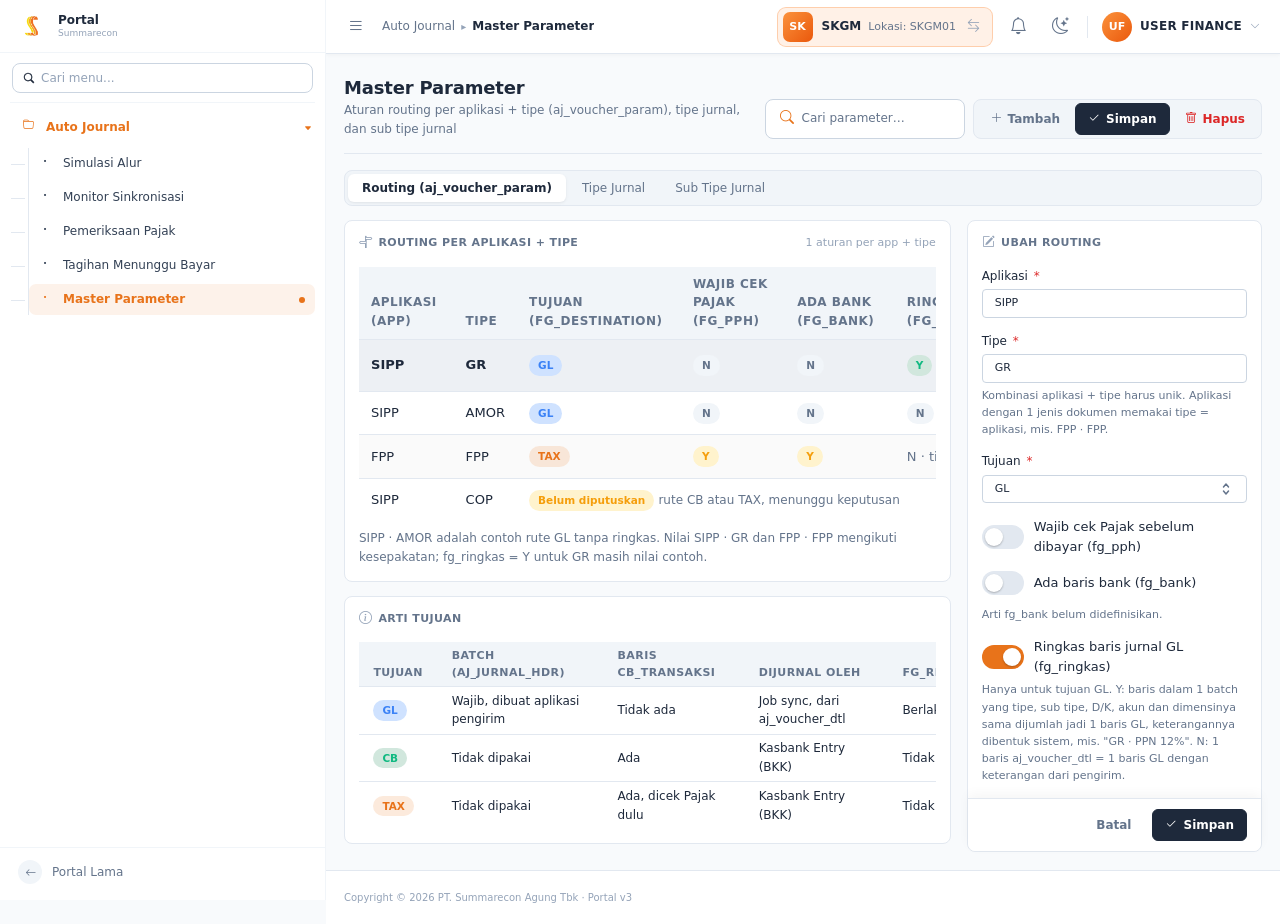
<file: parameter.html>
<!doctype html>
<html lang="id">
<head>
<meta charset="utf-8">
<meta name="viewport" content="width=device-width, initial-scale=1">
<title>Master Parameter — Auto Journal</title>
<link rel="stylesheet" href="assets/portal-ui.css">
</head>
<body>
<style>
body{margin:0}
a{color:var(--t-text)}a:hover{color:var(--smra-orange)}
</style>
<div class="wrapper" id="smra-wrapper">
<aside class="main-sidebar">
<a href="index.html" class="sidebar-brand">
<div class="brand-logo-wrap"><img src="assets/summarecon.png" alt="Summarecon" style="width: 24px; height: 24px; object-fit: contain"></div>
<div class="brand-label"><div class="brand-name">Portal</div><div class="brand-tagline">Summarecon</div></div>
</a>
<div class="sidebar-search">
<div class="sidebar-search-box"><i class="bi bi-search"></i><input type="search" class="sidebar-search-input" placeholder="Cari menu..." aria-label="Cari menu"></div>
</div>
<div class="sidebar-nav-wrap">
<nav>
<ul class="nav nav-sidebar flex-column">
<li class="nav-item has-treeview menu-open">
<a href="index.html" class="nav-link ancestor-active"><i class="bi bi-folder nav-icon"></i><p>Auto Journal<i class="right bi bi-caret-left-fill"></i></p></a>
<ul class="nav nav-treeview">
<li class="nav-item"><a href="simulasi.html" class="nav-link"><i class="bi bi-dot nav-icon"></i><p>Simulasi Alur</p></a></li>
<li class="nav-item"><a href="index.html" class="nav-link"><i class="bi bi-dot nav-icon"></i><p>Monitor Sinkronisasi</p></a></li>
<li class="nav-item"><a href="pajak.html" class="nav-link"><i class="bi bi-dot nav-icon"></i><p>Pemeriksaan Pajak</p></a></li>
<li class="nav-item"><a href="tagihan.html" class="nav-link"><i class="bi bi-dot nav-icon"></i><p>Tagihan Menunggu Bayar</p></a></li>
<li class="nav-item"><a href="parameter.html" class="nav-link active"><i class="bi bi-dot nav-icon"></i><p>Master Parameter</p></a></li>
</ul>
</li>
</ul>
</nav>
</div>
<div class="sidebar-bottom"><a href="#" class="nav-link" aria-label="Kembali ke Portal Lama"><i class="bi bi-arrow-left nav-icon"></i><p>Portal Lama</p></a></div>
</aside>

<div class="content-wrapper-offset">
<nav class="main-header">
<div class="header-left">
<button class="btn-icon" type="button" aria-label="Toggle sidebar"><i class="bi bi-list"></i></button>
<div class="crumb"><a href="index.html">Auto Journal</a><span class="crumb-sep">▸</span><b>Master Parameter</b></div>
</div>
<div class="header-right">
<a class="unit-picker" href="#" aria-label="Ganti Unit dan Lokasi">
<span class="unit-pill-icon">SK</span>
<span class="unit-pill-content"><span class="unit-pill-title">SKGM</span><span class="unit-pill-subtitle">Lokasi: SKGM01</span></span>
<span class="unit-pill-switch"><i class="bi bi-arrow-left-right"></i></span>
</a>
<button class="btn-icon" type="button" aria-label="Notifikasi"><i class="bi bi-bell"></i></button>
<button class="btn-icon" type="button" aria-label="Ganti tema"><i class="bi bi-moon-stars"></i></button>
<div class="header-divider"></div>
<div class="user-avatar-wrap"><div class="user-avatar">UF</div><span class="user-name">User Finance</span><i class="bi bi-chevron-down user-caret"></i></div>
</div>
</nav>

<div class="content-wrapper ds-content">
<div class="ds-page-header">
<div class="ds-page-title">
<h1>Master Parameter</h1>
<div class="ds-page-subtitle">Aturan routing per aplikasi + tipe (aj_voucher_param), tipe jurnal, dan sub tipe jurnal</div>
</div>
<div class="ds-page-actions">
<button class="ds-btn-search" type="button"><i class="bi bi-search"></i><span>Cari parameter…</span></button>
<div class="ds-btn-bar">
<button class="ds-btn" type="button"><i class="bi bi-plus-lg"></i><span>Tambah</span></button>
<button class="ds-btn ds-btn-primary" type="button"><i class="bi bi-check2"></i><span>Simpan</span></button>
<button class="ds-btn ds-btn-danger" type="button"><i class="bi bi-trash"></i><span>Hapus</span></button>
</div>
</div>
</div>

<ul class="ds-tabs" role="tablist" style="margin-bottom: 14px">
<li><button type="button" class="ds-tabs-link" data-tab="param:routing" data-default="1">Routing (aj_voucher_param)</button></li>
<li><button type="button" class="ds-tabs-link" data-tab="param:tipe">Tipe Jurnal</button></li>
<li><button type="button" class="ds-tabs-link" data-tab="param:sub">Sub Tipe Jurnal</button></li>
</ul>

<div class="row g-3">
<div class="col-12 col-xl-8">

<div data-panel="param:routing">
<section class="ds-section" style="margin-bottom: 14px">
<div class="ds-section-title"><i class="bi bi-signpost-split"></i> Routing per aplikasi + tipe <span class="ds-section-meta">1 aturan per app + tipe</span></div>
<div style="overflow-x: auto">
<table class="ds-table ds-table-striped" style="min-width: 760px">
<thead><tr><th>Aplikasi (app)</th><th>Tipe</th><th>Tujuan (fg_destination)</th><th>Wajib Cek Pajak (fg_pph)</th><th>Ada Bank (fg_bank)</th><th>Ringkas (fg_ringkas)</th><th>Aksi</th></tr></thead>
<tbody>
<tr style="background: var(--t-surf-2)"><td style="font-weight: 600">SIPP</td><td style="font-weight: 600">GR</td><td><span class="ds-badge ds-badge-info">GL</span></td><td><span class="ds-badge ds-badge-neutral">N</span></td><td><span class="ds-badge ds-badge-neutral">N</span></td><td><span class="ds-badge ds-badge-success">Y</span></td><td><span class="ds-badge ds-badge-active">Sedang diubah</span></td></tr>
<tr><td>SIPP</td><td>AMOR</td><td><span class="ds-badge ds-badge-info">GL</span></td><td><span class="ds-badge ds-badge-neutral">N</span></td><td><span class="ds-badge ds-badge-neutral">N</span></td><td><span class="ds-badge ds-badge-neutral">N</span></td><td><button type="button" class="ds-btn ds-btn-sm ds-btn-ghost">Ubah</button></td></tr>
<tr><td>FPP</td><td>FPP</td><td><span class="ds-badge ds-badge-brand">TAX</span></td><td><span class="ds-badge ds-badge-warning">Y</span></td><td><span class="ds-badge ds-badge-warning">Y</span></td><td><span style="color: var(--t-text-muted)">N · tidak berlaku</span></td><td><button type="button" class="ds-btn ds-btn-sm ds-btn-ghost">Ubah</button></td></tr>
<tr><td>SIPP</td><td>COP</td><td colspan="4"><span class="ds-badge ds-badge-warning">Belum diputuskan</span> <span style="font-size: 12px; color: var(--t-text-muted)">rute CB atau TAX, menunggu keputusan</span></td><td><button type="button" class="ds-btn ds-btn-sm ds-btn-ghost">Ubah</button></td></tr>
</tbody>
</table>
</div>
<div style="font-size: 12px; color: var(--t-text-muted); margin-top: 8px">SIPP · AMOR adalah contoh rute GL tanpa ringkas. Nilai SIPP · GR dan FPP · FPP mengikuti kesepakatan; fg_ringkas = Y untuk GR masih nilai contoh.</div>
</section>

<section class="ds-section">
<div class="ds-section-title"><i class="bi bi-info-circle"></i> Arti tujuan</div>
<div style="overflow-x: auto">
<table class="ds-table ds-table-sm" style="min-width: 640px">
<thead><tr><th>Tujuan</th><th>Batch (aj_jurnal_hdr)</th><th>Baris cb_transaksi</th><th>Dijurnal oleh</th><th>fg_ringkas</th></tr></thead>
<tbody>
<tr><td><span class="ds-badge ds-badge-info">GL</span></td><td>Wajib, dibuat aplikasi pengirim</td><td>Tidak ada</td><td>Job sync, dari aj_voucher_dtl</td><td>Berlaku</td></tr>
<tr><td><span class="ds-badge ds-badge-success">CB</span></td><td>Tidak dipakai</td><td>Ada</td><td>Kasbank Entry (BKK)</td><td>Tidak berlaku</td></tr>
<tr><td><span class="ds-badge ds-badge-brand">TAX</span></td><td>Tidak dipakai</td><td>Ada, dicek Pajak dulu</td><td>Kasbank Entry (BKK)</td><td>Tidak berlaku</td></tr>
</tbody>
</table>
</div>
</section>
</div>

<div data-panel="param:tipe">
<section class="ds-section">
<div class="ds-section-title"><i class="bi bi-tags"></i> Tipe jurnal <span class="ds-section-meta">aj_jurnal_tipe · description dipakai untuk keterangan baris GL yang diringkas</span></div>
<div style="overflow-x: auto">
<table class="ds-table ds-table-striped" style="min-width: 560px">
<thead><tr><th>Tipe</th><th>Deskripsi</th><th>Contoh keterangan ringkas</th><th>Aksi</th></tr></thead>
<tbody>
<tr style="background: var(--t-surf-2)"><td style="font-weight: 600">ACC</td><td>Akun</td><td>GR · Akun</td><td><span class="ds-badge ds-badge-active">Sedang diubah</span></td></tr>
<tr><td style="font-weight: 600">BANK</td><td>Kas / Bank</td><td>—</td><td><button type="button" class="ds-btn ds-btn-sm ds-btn-ghost">Ubah</button></td></tr>
<tr><td style="font-weight: 600">PPN</td><td>PPN</td><td>dipakai jika sub tipe kosong</td><td><button type="button" class="ds-btn ds-btn-sm ds-btn-ghost">Ubah</button></td></tr>
<tr><td style="font-weight: 600">PPH</td><td>PPh</td><td>dipakai jika sub tipe kosong</td><td><button type="button" class="ds-btn ds-btn-sm ds-btn-ghost">Ubah</button></td></tr>
</tbody>
</table>
</div>
<div style="font-size: 12px; color: var(--t-text-muted); margin-top: 8px">Baris ACC tidak punya sub tipe, jadi semua akun di GR yang diringkas berketerangan "GR · Akun" (disepakati sementara).</div>
</section>
</div>

<div data-panel="param:sub">
<section class="ds-section">
<div class="ds-section-title"><i class="bi bi-diagram-2"></i> Sub tipe jurnal <span class="ds-section-meta">aj_jurnal_sub_tipe · kode unik lintas tipe · harus milik tipe induknya</span></div>
<div style="overflow-x: auto">
<table class="ds-table ds-table-striped" style="min-width: 560px">
<thead><tr><th>Sub Tipe</th><th>Tipe Induk</th><th>Deskripsi</th><th>Contoh keterangan ringkas</th><th>Aksi</th></tr></thead>
<tbody>
<tr><td style="font-weight: 600">12</td><td>PPN</td><td>PPN 12%</td><td>GR · PPN 12%</td><td><button type="button" class="ds-btn ds-btn-sm ds-btn-ghost">Ubah</button></td></tr>
<tr><td style="font-weight: 600">11</td><td>PPN</td><td>PPN 11%</td><td>GR · PPN 11%</td><td><button type="button" class="ds-btn ds-btn-sm ds-btn-ghost">Ubah</button></td></tr>
<tr style="background: var(--t-surf-2)"><td style="font-weight: 600">23</td><td>PPH</td><td>PPh Pasal 23</td><td>—</td><td><span class="ds-badge ds-badge-active">Sedang diubah</span></td></tr>
<tr><td style="font-weight: 600">21</td><td>PPH</td><td>PPh Pasal 21</td><td>—</td><td><button type="button" class="ds-btn ds-btn-sm ds-btn-ghost">Ubah</button></td></tr>
<tr><td style="font-weight: 600">FINAL</td><td>PPH</td><td>PPh Final Pasal 4(2)</td><td>—</td><td><button type="button" class="ds-btn ds-btn-sm ds-btn-ghost">Ubah</button></td></tr>
</tbody>
</table>
</div>
<div style="font-size: 12px; color: var(--t-text-muted); margin-top: 8px">PPh hanya muncul di rute CB/TAX (dijurnal Kasbank), jadi tidak punya contoh keterangan ringkas GL.</div>
</section>
</div>

</div>
<div class="col-12 col-xl-4">

<div data-panel="param:routing">
<section class="ds-section">
<div class="ds-section-title"><i class="bi bi-pencil-square"></i> Ubah routing</div>
<div class="ds-form-stack">
<div class="form-group"><label class="ds-label" for="p-app">Aplikasi <span class="ds-required">*</span></label><input id="p-app" class="ds-input" value="SIPP"></div>
<div class="form-group"><label class="ds-label" for="p-tipe">Tipe <span class="ds-required">*</span></label><input id="p-tipe" class="ds-input" value="GR"><small class="ds-helper">Kombinasi aplikasi + tipe harus unik. Aplikasi dengan 1 jenis dokumen memakai tipe = aplikasi, mis. FPP · FPP.</small></div>
<div class="form-group"><label class="ds-label" for="p-dest">Tujuan <span class="ds-required">*</span></label><select id="p-dest" class="ds-input"><option>GL</option><option>CB</option><option>TAX</option></select></div>
<div class="form-group"><label class="ds-switch" for="p-pph"><input id="p-pph" type="checkbox"><span class="ds-switch-track"><span class="ds-switch-knob"></span></span><span class="ds-switch-label">Wajib cek Pajak sebelum dibayar (fg_pph)</span></label></div>
<div class="form-group"><label class="ds-switch" for="p-bank"><input id="p-bank" type="checkbox"><span class="ds-switch-track"><span class="ds-switch-knob"></span></span><span class="ds-switch-label">Ada baris bank (fg_bank)</span></label><small class="ds-helper">Arti fg_bank belum didefinisikan.</small></div>
<div class="form-group"><label class="ds-switch" for="p-ringkas"><input id="p-ringkas" type="checkbox" checked><span class="ds-switch-track"><span class="ds-switch-knob"></span></span><span class="ds-switch-label">Ringkas baris jurnal GL (fg_ringkas)</span></label><small class="ds-helper">Hanya untuk tujuan GL. Y: baris dalam 1 batch yang tipe, sub tipe, D/K, akun dan dimensinya sama dijumlah jadi 1 baris GL, keterangannya dibentuk sistem, mis. "GR · PPN 12%". N: 1 baris aj_voucher_dtl = 1 baris GL dengan keterangan dari pengirim.</small></div>
</div>
<div class="ds-form-footer">
<button type="button" class="ds-btn ds-btn-ghost">Batal</button>
<button type="button" class="ds-btn ds-btn-primary"><i class="bi bi-check2"></i><span>Simpan</span></button>
</div>
</section>
</div>

<div data-panel="param:tipe">
<section class="ds-section">
<div class="ds-section-title"><i class="bi bi-pencil-square"></i> Ubah tipe jurnal</div>
<div class="ds-form-stack">
<div class="form-group"><label class="ds-label" for="t-kode">Tipe <span class="ds-required">*</span></label><input id="t-kode" class="ds-input" value="ACC" disabled><small class="ds-helper">Kode tidak bisa diubah karena dipakai di baris subledger.</small></div>
<div class="form-group"><label class="ds-label" for="t-desc">Deskripsi <span class="ds-required">*</span></label><input id="t-desc" class="ds-input" value="Akun"><small class="ds-helper">Tampil di keterangan baris GL yang diringkas: "&lt;tipe voucher&gt; · Akun".</small></div>
<div class="form-group"><label class="ds-switch" for="t-aktif"><input id="t-aktif" type="checkbox" checked><span class="ds-switch-track"><span class="ds-switch-knob"></span></span><span class="ds-switch-label">Aktif</span></label></div>
</div>
<div class="ds-form-footer">
<button type="button" class="ds-btn ds-btn-ghost">Batal</button>
<button type="button" class="ds-btn ds-btn-primary"><i class="bi bi-check2"></i><span>Simpan</span></button>
</div>
</section>
</div>

<div data-panel="param:sub">
<section class="ds-section">
<div class="ds-section-title"><i class="bi bi-pencil-square"></i> Ubah sub tipe</div>
<div class="ds-form-stack">
<div class="form-group"><label class="ds-label" for="s-kode">Sub Tipe <span class="ds-required">*</span></label><input id="s-kode" class="ds-input" value="23" disabled><small class="ds-helper">Kode unik untuk semua tipe, jadi tidak boleh ada kode 23 di tipe lain.</small></div>
<div class="form-group"><label class="ds-label" for="s-induk">Tipe Induk <span class="ds-required">*</span></label><select id="s-induk" class="ds-input"><option>PPH</option><option>PPN</option><option>ACC</option><option>BANK</option></select><small class="ds-helper">Baris subledger dengan sub tipe ini wajib memakai tipe induk yang sama.</small></div>
<div class="form-group"><label class="ds-label" for="s-desc">Deskripsi <span class="ds-required">*</span></label><input id="s-desc" class="ds-input" value="PPh Pasal 23"></div>
<div class="form-group"><label class="ds-switch" for="s-aktif"><input id="s-aktif" type="checkbox" checked><span class="ds-switch-track"><span class="ds-switch-knob"></span></span><span class="ds-switch-label">Aktif</span></label></div>
</div>
<div class="ds-form-footer">
<button type="button" class="ds-btn ds-btn-ghost">Batal</button>
<button type="button" class="ds-btn ds-btn-primary"><i class="bi bi-check2"></i><span>Simpan</span></button>
</div>
</section>
</div>

</div>
</div>
</div>

<footer class="main-footer"><span>Copyright © 2026 PT. Summarecon Agung Tbk · Portal v3</span></footer>
</div>
</div>
<script src="assets/mockup.js"></script>
</body>
</html>
</file>
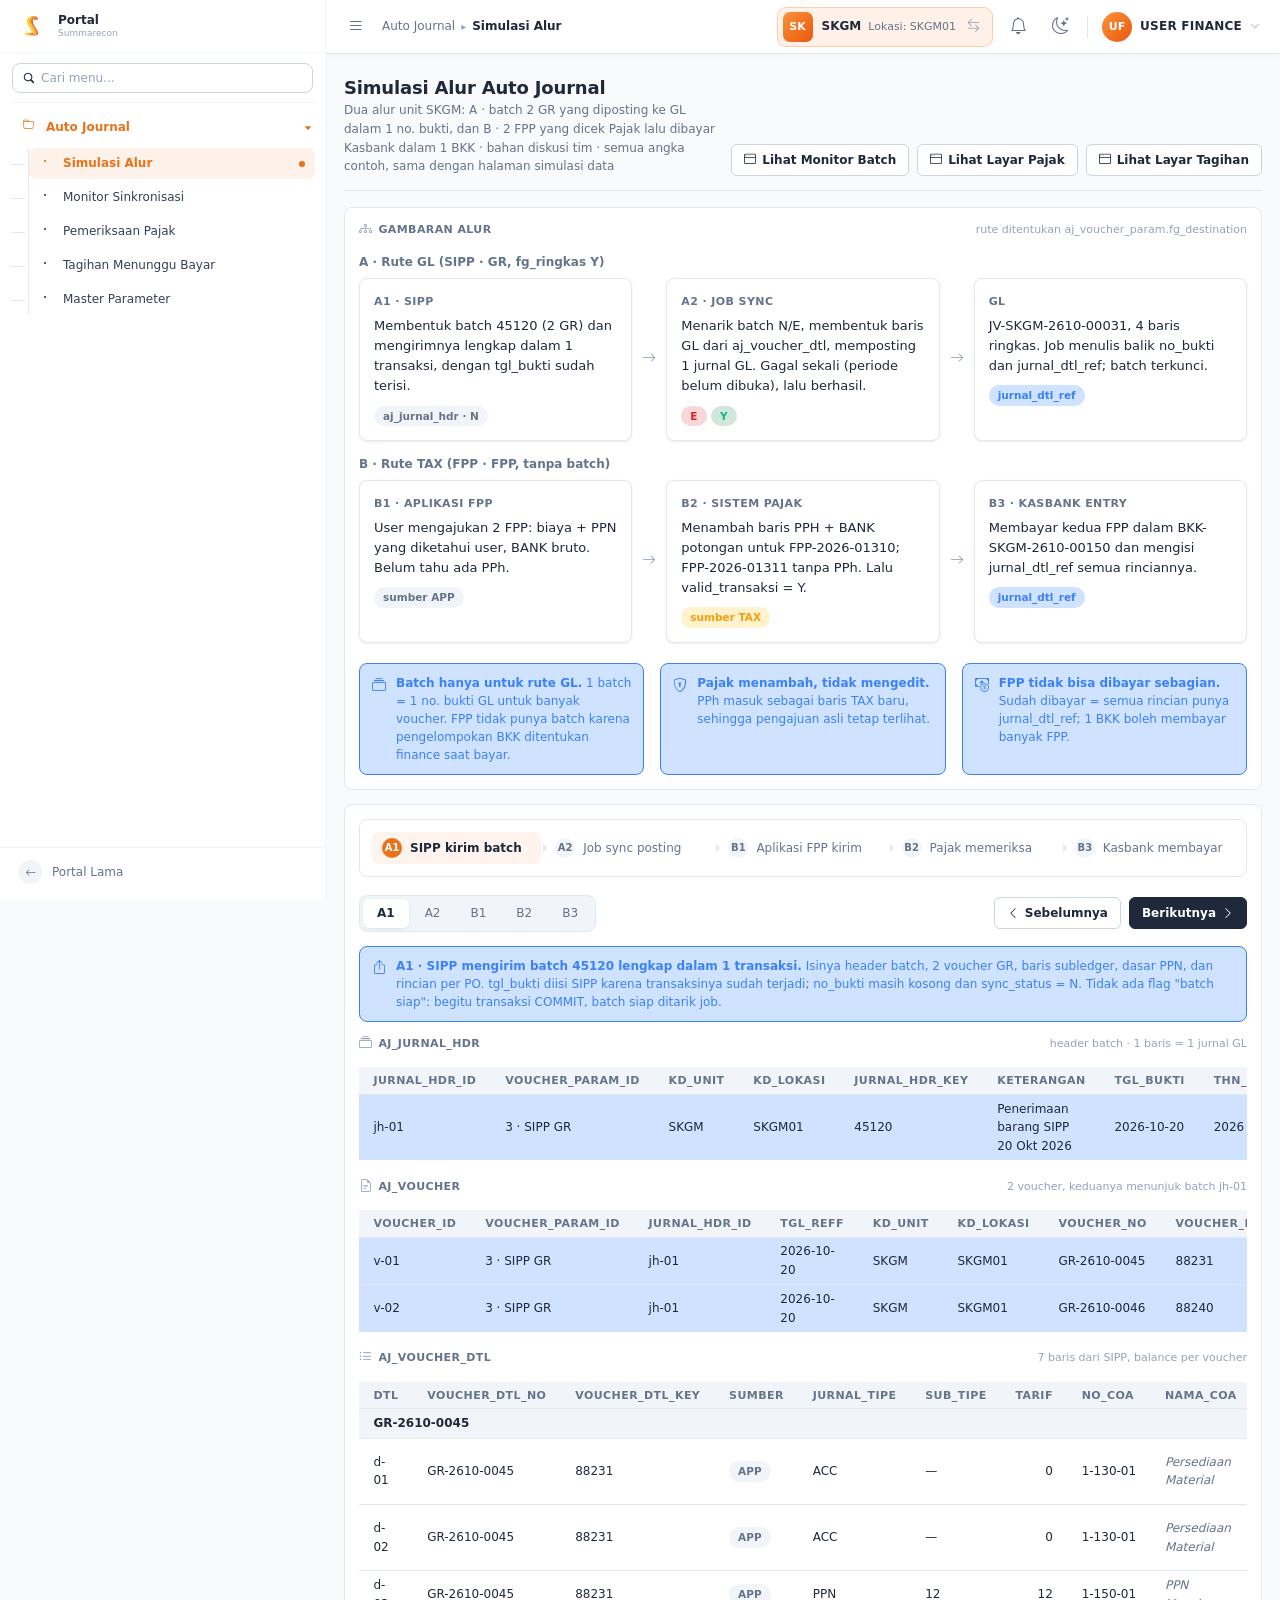
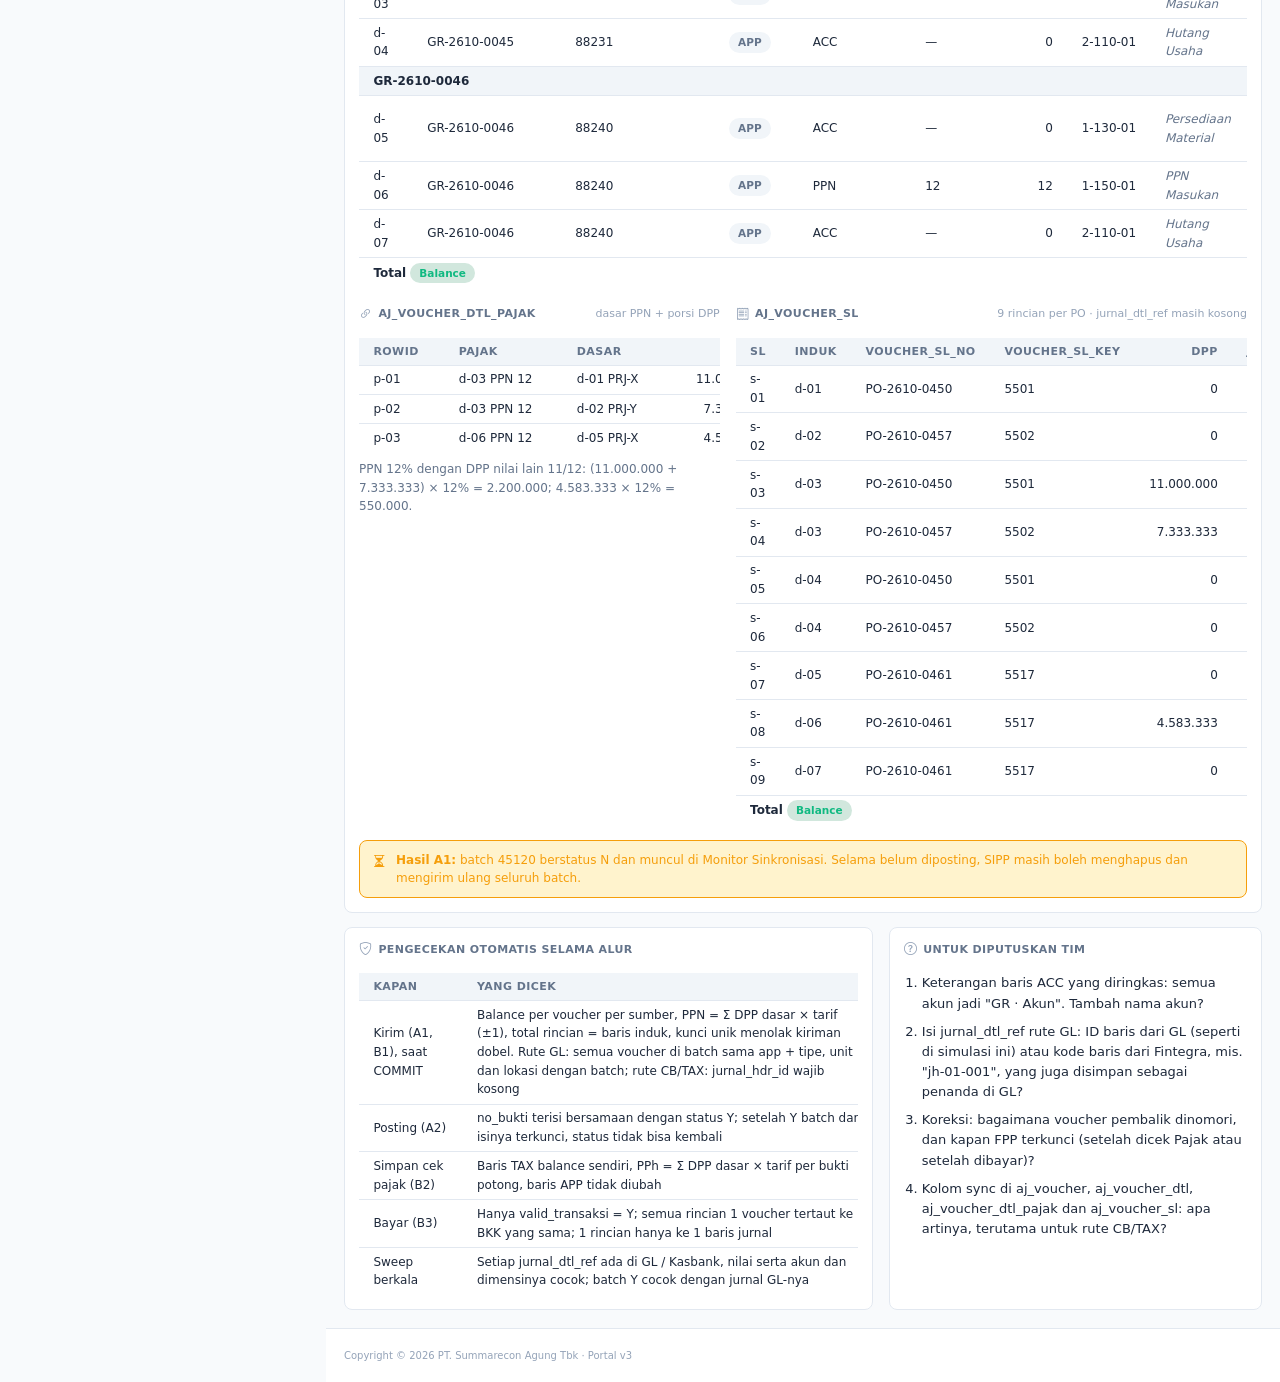
<file: simulasi.html>
<!doctype html>
<html lang="id">
<head>
<meta charset="utf-8">
<meta name="viewport" content="width=device-width, initial-scale=1">
<title>Simulasi Alur — Auto Journal</title>
<link rel="stylesheet" href="assets/portal-ui.css">
</head>
<body>
<style>
body{margin:0}
a{color:var(--t-text)}a:hover{color:var(--smra-orange)}
</style>
<div class="wrapper" id="smra-wrapper">
<aside class="main-sidebar">
<a href="index.html" class="sidebar-brand">
<div class="brand-logo-wrap"><img src="assets/summarecon.png" alt="Summarecon" style="width: 24px; height: 24px; object-fit: contain"></div>
<div class="brand-label"><div class="brand-name">Portal</div><div class="brand-tagline">Summarecon</div></div>
</a>
<div class="sidebar-search">
<div class="sidebar-search-box"><i class="bi bi-search"></i><input type="search" class="sidebar-search-input" placeholder="Cari menu..." aria-label="Cari menu"></div>
</div>
<div class="sidebar-nav-wrap">
<nav>
<ul class="nav nav-sidebar flex-column">
<li class="nav-item has-treeview menu-open">
<a href="index.html" class="nav-link ancestor-active"><i class="bi bi-folder nav-icon"></i><p>Auto Journal<i class="right bi bi-caret-left-fill"></i></p></a>
<ul class="nav nav-treeview">
<li class="nav-item"><a href="simulasi.html" class="nav-link active"><i class="bi bi-dot nav-icon"></i><p>Simulasi Alur</p></a></li>
<li class="nav-item"><a href="index.html" class="nav-link"><i class="bi bi-dot nav-icon"></i><p>Monitor Sinkronisasi</p></a></li>
<li class="nav-item"><a href="pajak.html" class="nav-link"><i class="bi bi-dot nav-icon"></i><p>Pemeriksaan Pajak</p></a></li>
<li class="nav-item"><a href="tagihan.html" class="nav-link"><i class="bi bi-dot nav-icon"></i><p>Tagihan Menunggu Bayar</p></a></li>
<li class="nav-item"><a href="parameter.html" class="nav-link"><i class="bi bi-dot nav-icon"></i><p>Master Parameter</p></a></li>
</ul>
</li>
</ul>
</nav>
</div>
<div class="sidebar-bottom"><a href="#" class="nav-link" aria-label="Kembali ke Portal Lama"><i class="bi bi-arrow-left nav-icon"></i><p>Portal Lama</p></a></div>
</aside>

<div class="content-wrapper-offset">
<nav class="main-header">
<div class="header-left">
<button class="btn-icon" type="button" aria-label="Toggle sidebar"><i class="bi bi-list"></i></button>
<div class="crumb"><a href="index.html">Auto Journal</a><span class="crumb-sep">▸</span><b>Simulasi Alur</b></div>
</div>
<div class="header-right">
<a class="unit-picker" href="#" aria-label="Ganti Unit dan Lokasi">
<span class="unit-pill-icon">SK</span>
<span class="unit-pill-content"><span class="unit-pill-title">SKGM</span><span class="unit-pill-subtitle">Lokasi: SKGM01</span></span>
<span class="unit-pill-switch"><i class="bi bi-arrow-left-right"></i></span>
</a>
<button class="btn-icon" type="button" aria-label="Notifikasi"><i class="bi bi-bell"></i></button>
<button class="btn-icon" type="button" aria-label="Ganti tema"><i class="bi bi-moon-stars"></i></button>
<div class="header-divider"></div>
<div class="user-avatar-wrap"><div class="user-avatar">UF</div><span class="user-name">User Finance</span><i class="bi bi-chevron-down user-caret"></i></div>
</div>
</nav>

<div class="content-wrapper ds-content">
<div class="ds-page-header">
<div class="ds-page-title">
<h1>Simulasi Alur Auto Journal</h1>
<div class="ds-page-subtitle">Dua alur unit SKGM: A · batch 2 GR yang diposting ke GL dalam 1 no. bukti, dan B · 2 FPP yang dicek Pajak lalu dibayar Kasbank dalam 1 BKK · bahan diskusi tim · semua angka contoh, sama dengan halaman simulasi data</div>
</div>
<div class="ds-page-actions">
<a href="index.html" class="ds-btn ds-btn-secondary"><i class="bi bi-window"></i><span>Lihat Monitor Batch</span></a>
<a href="pajak.html" class="ds-btn ds-btn-secondary"><i class="bi bi-window"></i><span>Lihat Layar Pajak</span></a>
<a href="tagihan.html" class="ds-btn ds-btn-secondary"><i class="bi bi-window"></i><span>Lihat Layar Tagihan</span></a>
</div>
</div>

<section class="ds-section" style="margin-bottom: 14px">
<div class="ds-section-title"><i class="bi bi-diagram-3"></i> Gambaran alur <span class="ds-section-meta">rute ditentukan aj_voucher_param.fg_destination</span></div>
<div style="font-size: 12px; font-weight: 600; color: var(--t-text-muted); margin-bottom: 6px">A · Rute GL (SIPP · GR, fg_ringkas Y)</div>
<div style="display: flex; flex-wrap: wrap; align-items: stretch; gap: 10px; margin-bottom: 14px">
<div class="ds-stat-card" style="flex: 1 1 200px; min-width: 0">
<div class="ds-stat-label">A1 · SIPP</div>
<div style="font-size: 13px; color: var(--t-text); margin-top: 6px">Membentuk batch 45120 (2 GR) dan mengirimnya lengkap dalam 1 transaksi, dengan tgl_bukti sudah terisi.</div>
<div style="margin-top: 8px"><span class="ds-badge ds-badge-neutral">aj_jurnal_hdr · N</span></div>
</div>
<div style="display: flex; align-items: center; color: var(--t-text-faint)"><i class="bi bi-arrow-right" aria-hidden="true"></i></div>
<div class="ds-stat-card" style="flex: 1 1 200px; min-width: 0">
<div class="ds-stat-label">A2 · Job sync</div>
<div style="font-size: 13px; color: var(--t-text); margin-top: 6px">Menarik batch N/E, membentuk baris GL dari aj_voucher_dtl, memposting 1 jurnal GL. Gagal sekali (periode belum dibuka), lalu berhasil.</div>
<div style="margin-top: 8px"><span class="ds-badge ds-badge-danger">E</span> <span class="ds-badge ds-badge-success">Y</span></div>
</div>
<div style="display: flex; align-items: center; color: var(--t-text-faint)"><i class="bi bi-arrow-right" aria-hidden="true"></i></div>
<div class="ds-stat-card" style="flex: 1 1 200px; min-width: 0">
<div class="ds-stat-label">GL</div>
<div style="font-size: 13px; color: var(--t-text); margin-top: 6px">JV-SKGM-2610-00031, 4 baris ringkas. Job menulis balik no_bukti dan jurnal_dtl_ref; batch terkunci.</div>
<div style="margin-top: 8px"><span class="ds-badge ds-badge-info">jurnal_dtl_ref</span></div>
</div>
</div>
<div style="font-size: 12px; font-weight: 600; color: var(--t-text-muted); margin-bottom: 6px">B · Rute TAX (FPP · FPP, tanpa batch)</div>
<div style="display: flex; flex-wrap: wrap; align-items: stretch; gap: 10px">
<div class="ds-stat-card" style="flex: 1 1 200px; min-width: 0">
<div class="ds-stat-label">B1 · Aplikasi FPP</div>
<div style="font-size: 13px; color: var(--t-text); margin-top: 6px">User mengajukan 2 FPP: biaya + PPN yang diketahui user, BANK bruto. Belum tahu ada PPh.</div>
<div style="margin-top: 8px"><span class="ds-badge ds-badge-neutral">sumber APP</span></div>
</div>
<div style="display: flex; align-items: center; color: var(--t-text-faint)"><i class="bi bi-arrow-right" aria-hidden="true"></i></div>
<div class="ds-stat-card" style="flex: 1 1 200px; min-width: 0">
<div class="ds-stat-label">B2 · Sistem Pajak</div>
<div style="font-size: 13px; color: var(--t-text); margin-top: 6px">Menambah baris PPH + BANK potongan untuk FPP-2026-01310; FPP-2026-01311 tanpa PPh. Lalu valid_transaksi = Y.</div>
<div style="margin-top: 8px"><span class="ds-badge ds-badge-warning">sumber TAX</span></div>
</div>
<div style="display: flex; align-items: center; color: var(--t-text-faint)"><i class="bi bi-arrow-right" aria-hidden="true"></i></div>
<div class="ds-stat-card" style="flex: 1 1 200px; min-width: 0">
<div class="ds-stat-label">B3 · Kasbank Entry</div>
<div style="font-size: 13px; color: var(--t-text); margin-top: 6px">Membayar kedua FPP dalam BKK-SKGM-2610-00150 dan mengisi jurnal_dtl_ref semua rinciannya.</div>
<div style="margin-top: 8px"><span class="ds-badge ds-badge-info">jurnal_dtl_ref</span></div>
</div>
</div>
<div class="row g-3" style="margin-top: 4px">
<div class="col-12 col-lg-4"><div class="ds-alert ds-alert-info" style="height: 100%"><i class="bi bi-collection"></i><div><strong>Batch hanya untuk rute GL.</strong> 1 batch = 1 no. bukti GL untuk banyak voucher. FPP tidak punya batch karena pengelompokan BKK ditentukan finance saat bayar.</div></div></div>
<div class="col-12 col-lg-4"><div class="ds-alert ds-alert-info" style="height: 100%"><i class="bi bi-shield-lock"></i><div><strong>Pajak menambah, tidak mengedit.</strong> PPh masuk sebagai baris TAX baru, sehingga pengajuan asli tetap terlihat.</div></div></div>
<div class="col-12 col-lg-4"><div class="ds-alert ds-alert-info" style="height: 100%"><i class="bi bi-cash-coin"></i><div><strong>FPP tidak bisa dibayar sebagian.</strong> Sudah dibayar = semua rincian punya jurnal_dtl_ref; 1 BKK boleh membayar banyak FPP.</div></div></div>
</div>
</section>

<section class="ds-section" style="margin-bottom: 14px">
<div class="ds-stepper">
<div class="ds-step" data-step-item="tahap:1"><span class="ds-step-num">A1</span> SIPP kirim batch</div>
<div class="ds-step" data-step-item="tahap:2"><span class="ds-step-num">A2</span> Job sync posting</div>
<div class="ds-step" data-step-item="tahap:3"><span class="ds-step-num">B1</span> Aplikasi FPP kirim</div>
<div class="ds-step" data-step-item="tahap:4"><span class="ds-step-num">B2</span> Pajak memeriksa</div>
<div class="ds-step" data-step-item="tahap:5"><span class="ds-step-num">B3</span> Kasbank membayar</div>
</div>
<div style="display: flex; flex-wrap: wrap; gap: 8px; justify-content: space-between; align-items: center; margin: 12px 0 14px">
<ul class="ds-tabs" role="tablist" style="margin: 0">
<li><button type="button" class="ds-tabs-link" data-tab="tahap:1" data-default="1">A1</button></li>
<li><button type="button" class="ds-tabs-link" data-tab="tahap:2">A2</button></li>
<li><button type="button" class="ds-tabs-link" data-tab="tahap:3">B1</button></li>
<li><button type="button" class="ds-tabs-link" data-tab="tahap:4">B2</button></li>
<li><button type="button" class="ds-tabs-link" data-tab="tahap:5">B3</button></li>
</ul>
<div style="display: flex; gap: 8px">
<button type="button" class="ds-btn ds-btn-secondary" data-step="prev" data-step-group="tahap"><i class="bi bi-chevron-left"></i><span>Sebelumnya</span></button>
<button type="button" class="ds-btn ds-btn-primary" data-step="next" data-step-group="tahap"><span>Berikutnya</span><i class="bi bi-chevron-right"></i></button>
</div>
</div>

<div data-panel="tahap:1">
<div class="ds-alert ds-alert-info" style="margin-bottom: 14px"><i class="bi bi-box-arrow-up"></i><div><strong>A1 · SIPP mengirim batch 45120 lengkap dalam 1 transaksi.</strong> Isinya header batch, 2 voucher GR, baris subledger, dasar PPN, dan rincian per PO. tgl_bukti diisi SIPP karena transaksinya sudah terjadi; no_bukti masih kosong dan sync_status = N. Tidak ada flag "batch siap": begitu transaksi COMMIT, batch siap ditarik job.</div></div>

<div class="ds-section-title"><i class="bi bi-collection"></i> aj_jurnal_hdr <span class="ds-section-meta">header batch · 1 baris = 1 jurnal GL</span></div>
<div style="overflow-x: auto; margin-bottom: 18px">
<table class="ds-table ds-table-sm" style="min-width: 1000px">
<thead><tr><th>jurnal_hdr_id</th><th>voucher_param_id</th><th>kd_unit</th><th>kd_lokasi</th><th>jurnal_hdr_key</th><th>keterangan</th><th>tgl_bukti</th><th>thn_bukti</th><th>no_bukti</th></tr></thead>
<tbody><tr style="background: var(--t-info-bg)"><td>jh-01</td><td>3 · SIPP GR</td><td>SKGM</td><td>SKGM01</td><td>45120</td><td>Penerimaan barang SIPP 20 Okt 2026</td><td>2026-10-20</td><td>2026</td><td style="color: var(--t-text-faint); font-style: italic">NULL</td></tr></tbody>
</table>
</div>

<div class="ds-section-title"><i class="bi bi-file-earmark-text"></i> aj_voucher <span class="ds-section-meta">2 voucher, keduanya menunjuk batch jh-01</span></div>
<div style="overflow-x: auto; margin-bottom: 18px">
<table class="ds-table ds-table-sm" style="min-width: 900px">
<thead><tr><th>voucher_id</th><th>voucher_param_id</th><th>jurnal_hdr_id</th><th>tgl_reff</th><th>kd_unit</th><th>kd_lokasi</th><th>voucher_no</th><th>voucher_key</th></tr></thead>
<tbody>
<tr style="background: var(--t-info-bg)"><td>v-01</td><td>3 · SIPP GR</td><td>jh-01</td><td>2026-10-20</td><td>SKGM</td><td>SKGM01</td><td>GR-2610-0045</td><td>88231</td></tr>
<tr style="background: var(--t-info-bg)"><td>v-02</td><td>3 · SIPP GR</td><td>jh-01</td><td>2026-10-20</td><td>SKGM</td><td>SKGM01</td><td>GR-2610-0046</td><td>88240</td></tr>
</tbody>
</table>
</div>

<div class="ds-section-title"><i class="bi bi-list-ul"></i> aj_voucher_dtl <span class="ds-section-meta">7 baris dari SIPP, balance per voucher</span></div>
<div style="overflow-x: auto; margin-bottom: 18px">
<table class="ds-table ds-table-sm" style="min-width: 1180px">
<thead><tr><th>dtl</th><th>voucher_dtl_no</th><th>voucher_dtl_key</th><th>sumber</th><th>jurnal_tipe</th><th>sub_tipe</th><th class="text-end">tarif</th><th>no_coa</th><th>nama_coa</th><th>proyek_id</th><th>keterangan</th><th class="text-end">debet</th><th class="text-end">kredit</th></tr></thead>
<tbody>
<tr><td colspan="13" style="font-weight: 600; background: var(--t-surf-2)">GR-2610-0045</td></tr>
<tr><td>d-01</td><td>GR-2610-0045</td><td>88231</td><td><span class="ds-badge ds-badge-neutral">APP</span></td><td>ACC</td><td>—</td><td class="text-end">0</td><td style="white-space: nowrap">1-130-01</td><td style="font-style: italic; color: var(--t-text-muted)">Persediaan Material</td><td>PRJ-X</td><td>Persediaan material PO-2610-0450</td><td class="text-end">12.000.000</td><td></td></tr>
<tr><td>d-02</td><td>GR-2610-0045</td><td>88231</td><td><span class="ds-badge ds-badge-neutral">APP</span></td><td>ACC</td><td>—</td><td class="text-end">0</td><td style="white-space: nowrap">1-130-01</td><td style="font-style: italic; color: var(--t-text-muted)">Persediaan Material</td><td>PRJ-Y</td><td>Persediaan material PO-2610-0457</td><td class="text-end">8.000.000</td><td></td></tr>
<tr><td>d-03</td><td>GR-2610-0045</td><td>88231</td><td><span class="ds-badge ds-badge-neutral">APP</span></td><td>PPN</td><td>12</td><td class="text-end">12</td><td style="white-space: nowrap">1-150-01</td><td style="font-style: italic; color: var(--t-text-muted)">PPN Masukan</td><td>—</td><td>PPN Masukan GR-2610-0045</td><td class="text-end">2.200.000</td><td></td></tr>
<tr><td>d-04</td><td>GR-2610-0045</td><td>88231</td><td><span class="ds-badge ds-badge-neutral">APP</span></td><td>ACC</td><td>—</td><td class="text-end">0</td><td style="white-space: nowrap">2-110-01</td><td style="font-style: italic; color: var(--t-text-muted)">Hutang Usaha</td><td>—</td><td>Hutang usaha GR-2610-0045</td><td></td><td class="text-end">22.200.000</td></tr>
<tr><td colspan="13" style="font-weight: 600; background: var(--t-surf-2)">GR-2610-0046</td></tr>
<tr><td>d-05</td><td>GR-2610-0046</td><td>88240</td><td><span class="ds-badge ds-badge-neutral">APP</span></td><td>ACC</td><td>—</td><td class="text-end">0</td><td style="white-space: nowrap">1-130-01</td><td style="font-style: italic; color: var(--t-text-muted)">Persediaan Material</td><td>PRJ-X</td><td>Persediaan material PO-2610-0461</td><td class="text-end">5.000.000</td><td></td></tr>
<tr><td>d-06</td><td>GR-2610-0046</td><td>88240</td><td><span class="ds-badge ds-badge-neutral">APP</span></td><td>PPN</td><td>12</td><td class="text-end">12</td><td style="white-space: nowrap">1-150-01</td><td style="font-style: italic; color: var(--t-text-muted)">PPN Masukan</td><td>—</td><td>PPN Masukan GR-2610-0046</td><td class="text-end">550.000</td><td></td></tr>
<tr><td>d-07</td><td>GR-2610-0046</td><td>88240</td><td><span class="ds-badge ds-badge-neutral">APP</span></td><td>ACC</td><td>—</td><td class="text-end">0</td><td style="white-space: nowrap">2-110-01</td><td style="font-style: italic; color: var(--t-text-muted)">Hutang Usaha</td><td>—</td><td>Hutang usaha GR-2610-0046</td><td></td><td class="text-end">5.550.000</td></tr>
</tbody>
<tfoot><tr style="font-weight: 600"><td colspan="11">Total <span class="ds-badge ds-badge-success">Balance</span></td><td class="text-end">27.750.000</td><td class="text-end">27.750.000</td></tr></tfoot>
</table>
</div>

<div class="row g-3">
<div class="col-12 col-xl-5">
<div class="ds-section-title"><i class="bi bi-link-45deg"></i> aj_voucher_dtl_pajak <span class="ds-section-meta">dasar PPN + porsi DPP</span></div>
<div style="overflow-x: auto">
<table class="ds-table ds-table-sm" style="min-width: 420px">
<thead><tr><th>rowid</th><th>pajak</th><th>dasar</th><th class="text-end">dpp</th></tr></thead>
<tbody>
<tr><td>p-01</td><td>d-03 PPN 12</td><td>d-01 PRJ-X</td><td class="text-end">11.000.000</td></tr>
<tr><td>p-02</td><td>d-03 PPN 12</td><td>d-02 PRJ-Y</td><td class="text-end">7.333.333</td></tr>
<tr><td>p-03</td><td>d-06 PPN 12</td><td>d-05 PRJ-X</td><td class="text-end">4.583.333</td></tr>
</tbody>
</table>
</div>
<div style="font-size: 12px; color: var(--t-text-muted); margin-top: 8px">PPN 12% dengan DPP nilai lain 11/12: (11.000.000 + 7.333.333) × 12% = 2.200.000; 4.583.333 × 12% = 550.000.</div>
</div>
<div class="col-12 col-xl-7">
<div class="ds-section-title"><i class="bi bi-receipt"></i> aj_voucher_sl <span class="ds-section-meta">9 rincian per PO · jurnal_dtl_ref masih kosong</span></div>
<div style="overflow-x: auto">
<table class="ds-table ds-table-sm" style="min-width: 640px">
<thead><tr><th>sl</th><th>induk</th><th>voucher_sl_no</th><th>voucher_sl_key</th><th class="text-end">dpp</th><th>jurnal_dtl_ref</th><th class="text-end">debet</th><th class="text-end">kredit</th></tr></thead>
<tbody>
<tr><td>s-01</td><td>d-01</td><td>PO-2610-0450</td><td>5501</td><td class="text-end">0</td><td>—</td><td class="text-end">12.000.000</td><td></td></tr>
<tr><td>s-02</td><td>d-02</td><td>PO-2610-0457</td><td>5502</td><td class="text-end">0</td><td>—</td><td class="text-end">8.000.000</td><td></td></tr>
<tr><td>s-03</td><td>d-03</td><td>PO-2610-0450</td><td>5501</td><td class="text-end">11.000.000</td><td>—</td><td class="text-end">1.320.000</td><td></td></tr>
<tr><td>s-04</td><td>d-03</td><td>PO-2610-0457</td><td>5502</td><td class="text-end">7.333.333</td><td>—</td><td class="text-end">880.000</td><td></td></tr>
<tr><td>s-05</td><td>d-04</td><td>PO-2610-0450</td><td>5501</td><td class="text-end">0</td><td>—</td><td></td><td class="text-end">13.320.000</td></tr>
<tr><td>s-06</td><td>d-04</td><td>PO-2610-0457</td><td>5502</td><td class="text-end">0</td><td>—</td><td></td><td class="text-end">8.880.000</td></tr>
<tr><td>s-07</td><td>d-05</td><td>PO-2610-0461</td><td>5517</td><td class="text-end">0</td><td>—</td><td class="text-end">5.000.000</td><td></td></tr>
<tr><td>s-08</td><td>d-06</td><td>PO-2610-0461</td><td>5517</td><td class="text-end">4.583.333</td><td>—</td><td class="text-end">550.000</td><td></td></tr>
<tr><td>s-09</td><td>d-07</td><td>PO-2610-0461</td><td>5517</td><td class="text-end">0</td><td>—</td><td></td><td class="text-end">5.550.000</td></tr>
</tbody>
<tfoot><tr style="font-weight: 600"><td colspan="6">Total <span class="ds-badge ds-badge-success">Balance</span></td><td class="text-end">27.750.000</td><td class="text-end">27.750.000</td></tr></tfoot>
</table>
</div>
</div>
</div>
<div class="ds-alert ds-alert-warning" style="margin-top: 14px"><i class="bi bi-hourglass-split"></i><div><strong>Hasil A1:</strong> batch 45120 berstatus N dan muncul di Monitor Sinkronisasi. Selama belum diposting, SIPP masih boleh menghapus dan mengirim ulang seluruh batch.</div></div>
</div>

<div data-panel="tahap:2">
<div class="ds-alert ds-alert-info" style="margin-bottom: 14px"><i class="bi bi-arrow-repeat"></i><div><strong>A2 · Job sync memposting batch 45120.</strong> Job terpisah (bukan Fintegra yang push, bukan GL yang pull) menarik batch berstatus N/E, membaca baris GL dari view baris jurnal, lalu memposting 1 jurnal GL. Percobaan 1 gagal karena periode GL belum dibuka; percobaan 2 berhasil dan semua tulis balik terjadi dalam 1 transaksi.</div></div>

<div class="ds-section-title"><i class="bi bi-collection"></i> aj_jurnal_hdr per percobaan <span class="ds-section-meta">baris yang sama, kolom sync_* diisi job</span></div>
<div style="overflow-x: auto; margin-bottom: 18px">
<table class="ds-table ds-table-sm" style="min-width: 1000px">
<thead><tr><th>Kondisi</th><th>sync_status</th><th class="text-end">sync_error_count</th><th>sync_error_at</th><th>sync_error_msg</th><th>sync_tgl</th><th>no_bukti</th></tr></thead>
<tbody>
<tr><td>Dikirim SIPP</td><td><span class="ds-badge ds-badge-warning">N</span></td><td class="text-end">0</td><td>—</td><td>—</td><td>—</td><td style="color: var(--t-text-faint); font-style: italic">NULL</td></tr>
<tr><td>Setelah percobaan 1</td><td><span class="ds-badge ds-badge-danger">E</span></td><td class="text-end">1</td><td>2026-10-20 18:05</td><td>GL: periode 10/2026 unit SKGM belum dibuka</td><td>—</td><td style="color: var(--t-text-faint); font-style: italic">NULL</td></tr>
<tr style="background: var(--t-success-bg)"><td>Setelah percobaan 2</td><td><span class="ds-badge ds-badge-success">Y</span></td><td class="text-end">1</td><td>2026-10-20 18:05</td><td>GL: periode 10/2026 unit SKGM belum dibuka</td><td>2026-10-21 09:02</td><td>JV-SKGM-2610-00031</td></tr>
</tbody>
</table>
</div>

<div class="ds-section-title"><i class="bi bi-journal-text"></i> Jurnal GL JV-SKGM-2610-00031 <span class="ds-section-meta">dibentuk dari 7 baris aj_voucher_dtl, diringkas jadi 4 baris (fg_ringkas = Y)</span></div>
<div style="overflow-x: auto; margin-bottom: 8px">
<table class="ds-table ds-table-sm" style="min-width: 1000px">
<thead><tr><th>ID baris GL</th><th>jurnal_tipe</th><th>sub_tipe</th><th>no_coa</th><th>nama_coa</th><th>proyek_id</th><th>keterangan (dibentuk sistem)</th><th>dari aj_voucher_dtl</th><th class="text-end">debet</th><th class="text-end">kredit</th></tr></thead>
<tbody>
<tr><td>774501</td><td>ACC</td><td>—</td><td style="white-space: nowrap">1-130-01</td><td style="font-style: italic; color: var(--t-text-muted)">Persediaan Material</td><td>PRJ-X</td><td>GR · Akun</td><td>d-01 + d-05</td><td class="text-end">17.000.000</td><td></td></tr>
<tr><td>774502</td><td>ACC</td><td>—</td><td style="white-space: nowrap">1-130-01</td><td style="font-style: italic; color: var(--t-text-muted)">Persediaan Material</td><td>PRJ-Y</td><td>GR · Akun</td><td>d-02</td><td class="text-end">8.000.000</td><td></td></tr>
<tr><td>774503</td><td>PPN</td><td>12</td><td style="white-space: nowrap">1-150-01</td><td style="font-style: italic; color: var(--t-text-muted)">PPN Masukan</td><td>—</td><td>GR · PPN 12%</td><td>d-03 + d-06</td><td class="text-end">2.750.000</td><td></td></tr>
<tr><td>774504</td><td>ACC</td><td>—</td><td style="white-space: nowrap">2-110-01</td><td style="font-style: italic; color: var(--t-text-muted)">Hutang Usaha</td><td>—</td><td>GR · Akun</td><td>d-04 + d-07</td><td></td><td class="text-end">27.750.000</td></tr>
</tbody>
<tfoot><tr style="font-weight: 600"><td colspan="8">Total <span class="ds-badge ds-badge-success">Balance</span></td><td class="text-end">27.750.000</td><td class="text-end">27.750.000</td></tr></tfoot>
</table>
</div>
<div style="font-size: 12px; color: var(--t-text-muted); margin-bottom: 18px">Header jurnal: 2026-10-20 · "Penerimaan barang SIPP 20 Okt 2026" (aj_jurnal_hdr.keterangan). Jika fg_ringkas = N, jurnalnya 7 baris dengan keterangan dari SIPP (lihat layar Detail Jurnal).</div>

<div class="ds-section-title"><i class="bi bi-receipt"></i> aj_voucher_sl setelah tulis balik <span class="ds-section-meta">jurnal_dtl_ref = ID baris GL, diisi bersamaan dengan status Y</span></div>
<div style="overflow-x: auto; margin-bottom: 14px">
<table class="ds-table ds-table-sm" style="min-width: 760px">
<thead><tr><th>sl</th><th>voucher</th><th>induk</th><th>voucher_sl_no</th><th>jurnal_dtl_ref</th><th class="text-end">debet</th><th class="text-end">kredit</th></tr></thead>
<tbody>
<tr><td>s-01</td><td>GR-2610-0045</td><td>d-01</td><td>PO-2610-0450</td><td style="background: var(--t-success-bg)">774501</td><td class="text-end">12.000.000</td><td></td></tr>
<tr><td>s-07</td><td>GR-2610-0046</td><td>d-05</td><td>PO-2610-0461</td><td style="background: var(--t-success-bg)">774501</td><td class="text-end">5.000.000</td><td></td></tr>
<tr><td>s-02</td><td>GR-2610-0045</td><td>d-02</td><td>PO-2610-0457</td><td style="background: var(--t-success-bg)">774502</td><td class="text-end">8.000.000</td><td></td></tr>
<tr><td>s-03</td><td>GR-2610-0045</td><td>d-03</td><td>PO-2610-0450</td><td style="background: var(--t-success-bg)">774503</td><td class="text-end">1.320.000</td><td></td></tr>
<tr><td>s-04</td><td>GR-2610-0045</td><td>d-03</td><td>PO-2610-0457</td><td style="background: var(--t-success-bg)">774503</td><td class="text-end">880.000</td><td></td></tr>
<tr><td>s-08</td><td>GR-2610-0046</td><td>d-06</td><td>PO-2610-0461</td><td style="background: var(--t-success-bg)">774503</td><td class="text-end">550.000</td><td></td></tr>
<tr><td>s-05</td><td>GR-2610-0045</td><td>d-04</td><td>PO-2610-0450</td><td style="background: var(--t-success-bg)">774504</td><td></td><td class="text-end">13.320.000</td></tr>
<tr><td>s-06</td><td>GR-2610-0045</td><td>d-04</td><td>PO-2610-0457</td><td style="background: var(--t-success-bg)">774504</td><td></td><td class="text-end">8.880.000</td></tr>
<tr><td>s-09</td><td>GR-2610-0046</td><td>d-07</td><td>PO-2610-0461</td><td style="background: var(--t-success-bg)">774504</td><td></td><td class="text-end">5.550.000</td></tr>
</tbody>
<tfoot><tr style="font-weight: 600"><td colspan="5">Total <span class="ds-badge ds-badge-success">Balance</span></td><td class="text-end">27.750.000</td><td class="text-end">27.750.000</td></tr></tfoot>
</table>
</div>
<div class="row g-3">
<div class="col-12 col-lg-6"><div class="ds-alert ds-alert-success" style="height: 100%"><i class="bi bi-check2-all"></i><div><strong>Tie-out baris 774501:</strong> s-01 (PO-2610-0450, PRJ-X) 12.000.000 + s-07 (PO-2610-0461, PRJ-X) 5.000.000 = 17.000.000, sama dengan baris GL. Detail per PO tetap terlacak walau GL diringkas.</div></div></div>
<div class="col-12 col-lg-6"><div class="ds-alert ds-alert-info" style="height: 100%"><i class="bi bi-lock"></i><div><strong>Terkunci setelah Y.</strong> Batch, voucher, baris, dasar pajak dan rincian tidak bisa diubah. Koreksi = batch jurnal balik + batch baru dari SIPP.</div></div></div>
</div>
</div>

<div data-panel="tahap:3">
<div class="ds-alert ds-alert-info" style="margin-bottom: 14px"><i class="bi bi-person"></i><div><strong>B1 · Aplikasi FPP mengirim 2 FPP.</strong> User tahu ada PPN (punya faktur) sehingga mengirim baris PPN beserta dasarnya, tetapi tidak tahu soal PPh. Baris dikirim per nota: voucher_dtl_no = no. nota, voucher_dtl_key = ID nota di aplikasi FPP; baris PPN dan BANK gabungan memakai no / ID FPP. Rute TAX, jadi jurnal_hdr_id kosong dan setiap FPP punya 1 baris cb_transaksi dengan valid_transaksi = N.</div></div>

<div class="ds-section-title"><i class="bi bi-bank"></i> cb_transaksi <span class="ds-section-meta">tabel Kasbank yang sudah ada (websa) · gerbang bayar</span></div>
<div style="overflow-x: auto; margin-bottom: 18px">
<table class="ds-table ds-table-sm" style="min-width: 800px">
<thead><tr><th>source</th><th>logic_1</th><th>no_transaksi</th><th>no_reff</th><th>kd_unit</th><th>kd_lokasi</th><th>valid_transaksi</th></tr></thead>
<tbody>
<tr style="background: var(--t-info-bg)"><td>FPP</td><td>FPP</td><td>154872</td><td>FPP-2026-01310</td><td>SKGM</td><td>SKGM01</td><td><span class="ds-badge ds-badge-warning">N · belum dicek</span></td></tr>
<tr style="background: var(--t-info-bg)"><td>FPP</td><td>FPP</td><td>154880</td><td>FPP-2026-01311</td><td>SKGM</td><td>SKGM01</td><td><span class="ds-badge ds-badge-warning">N · belum dicek</span></td></tr>
<tr><td colspan="7" style="font-size: 12px; color: var(--t-text-muted)">Penghubung ke aj_voucher: source = app, logic_1 = tipe, no_transaksi = voucher_key, no_reff = voucher_no, kd_unit = kd_unit</td></tr>
</tbody>
</table>
</div>

<div class="ds-section-title"><i class="bi bi-file-earmark-text"></i> aj_voucher <span class="ds-section-meta">tanpa batch (jurnal_hdr_id kosong)</span></div>
<div style="overflow-x: auto; margin-bottom: 18px">
<table class="ds-table ds-table-sm" style="min-width: 900px">
<thead><tr><th>voucher_id</th><th>voucher_param_id</th><th>jurnal_hdr_id</th><th>tgl_reff</th><th>kd_unit</th><th>kd_lokasi</th><th>voucher_no</th><th>voucher_key</th></tr></thead>
<tbody>
<tr style="background: var(--t-info-bg)"><td>v-11</td><td>7 · FPP FPP</td><td style="color: var(--t-text-faint); font-style: italic">NULL</td><td>2026-10-22</td><td>SKGM</td><td>SKGM01</td><td>FPP-2026-01310</td><td>154872</td></tr>
<tr style="background: var(--t-info-bg)"><td>v-12</td><td>7 · FPP FPP</td><td style="color: var(--t-text-faint); font-style: italic">NULL</td><td>2026-10-22</td><td>SKGM</td><td>SKGM01</td><td>FPP-2026-01311</td><td>154880</td></tr>
</tbody>
</table>
</div>

<div class="ds-section-title"><i class="bi bi-list-ul"></i> aj_voucher_dtl <span class="ds-section-meta">8 baris dari aplikasi FPP (sumber APP)</span></div>
<div style="overflow-x: auto; margin-bottom: 18px">
<table class="ds-table ds-table-sm" style="min-width: 1180px">
<thead><tr><th>dtl</th><th>voucher_dtl_no</th><th>voucher_dtl_key</th><th>sumber</th><th>jurnal_tipe</th><th>sub_tipe</th><th class="text-end">tarif</th><th>no_coa</th><th>nama_coa</th><th>departemen_id</th><th>keterangan</th><th class="text-end">debet</th><th class="text-end">kredit</th></tr></thead>
<tbody>
<tr><td colspan="13" style="font-weight: 600; background: var(--t-surf-2)">FPP-2026-01310</td></tr>
<tr><td>d-11</td><td>INV-KS-0091</td><td>N-901</td><td><span class="ds-badge ds-badge-neutral">APP</span></td><td>ACC</td><td>—</td><td class="text-end">0</td><td style="white-space: nowrap">5-310-01</td><td style="font-style: italic; color: var(--t-text-muted)">Biaya Jasa Konsultan</td><td>DEP-FIN</td><td>Jasa konsultan</td><td class="text-end">10.000.000</td><td></td></tr>
<tr><td>d-12</td><td>SR-2210</td><td>N-902</td><td><span class="ds-badge ds-badge-neutral">APP</span></td><td>ACC</td><td>—</td><td class="text-end">0</td><td style="white-space: nowrap">5-320-02</td><td style="font-style: italic; color: var(--t-text-muted)">Biaya Sewa Ruang</td><td>DEP-FIN</td><td>Sewa ruang meeting</td><td class="text-end">5.000.000</td><td></td></tr>
<tr><td>d-13</td><td>KW-001</td><td>N-903</td><td><span class="ds-badge ds-badge-neutral">APP</span></td><td>ACC</td><td>—</td><td class="text-end">0</td><td style="white-space: nowrap">5-390-09</td><td style="font-style: italic; color: var(--t-text-muted)">Biaya Meterai</td><td>DEP-FIN</td><td>Meterai</td><td class="text-end">10.000</td><td></td></tr>
<tr><td>d-14</td><td>FPP-2026-01310</td><td>154872</td><td><span class="ds-badge ds-badge-neutral">APP</span></td><td>PPN</td><td>12</td><td class="text-end">12</td><td style="white-space: nowrap">1-150-01</td><td style="font-style: italic; color: var(--t-text-muted)">PPN Masukan</td><td>—</td><td>PPN Masukan</td><td class="text-end">1.650.000</td><td></td></tr>
<tr><td>d-15</td><td>FPP-2026-01310</td><td>154872</td><td><span class="ds-badge ds-badge-neutral">APP</span></td><td>BANK</td><td>—</td><td class="text-end">0</td><td>—</td><td style="font-style: italic; color: var(--t-text-muted)">dipilih Kasbank</td><td>—</td><td>Pembayaran FPP-2026-01310 (bruto)</td><td></td><td class="text-end">16.660.000</td></tr>
<tr><td colspan="13" style="font-weight: 600; background: var(--t-surf-2)">FPP-2026-01311</td></tr>
<tr><td>d-21</td><td>KW-PT-0311</td><td>N-911</td><td><span class="ds-badge ds-badge-neutral">APP</span></td><td>ACC</td><td>—</td><td class="text-end">0</td><td style="white-space: nowrap">5-330-01</td><td style="font-style: italic; color: var(--t-text-muted)">Biaya Transportasi</td><td>DEP-MKT</td><td>Parkir &amp; tol kunjungan proyek</td><td class="text-end">350.000</td><td></td></tr>
<tr><td>d-22</td><td>INV-RM-0788</td><td>N-912</td><td><span class="ds-badge ds-badge-neutral">APP</span></td><td>ACC</td><td>—</td><td class="text-end">0</td><td style="white-space: nowrap">5-340-01</td><td style="font-style: italic; color: var(--t-text-muted)">Biaya Konsumsi Rapat</td><td>DEP-MKT</td><td>Konsumsi rapat vendor</td><td class="text-end">1.500.000</td><td></td></tr>
<tr><td>d-23</td><td>FPP-2026-01311</td><td>154880</td><td><span class="ds-badge ds-badge-neutral">APP</span></td><td>BANK</td><td>—</td><td class="text-end">0</td><td>—</td><td style="font-style: italic; color: var(--t-text-muted)">dipilih Kasbank</td><td>—</td><td>Pembayaran FPP-2026-01311 (bruto)</td><td></td><td class="text-end">1.850.000</td></tr>
</tbody>
<tfoot><tr style="font-weight: 600"><td colspan="11">Total <span class="ds-badge ds-badge-success">Balance</span></td><td class="text-end">18.510.000</td><td class="text-end">18.510.000</td></tr></tfoot>
</table>
</div>

<div class="row g-3">
<div class="col-12 col-xl-6">
<div class="ds-section-title"><i class="bi bi-link-45deg"></i> aj_voucher_dtl_pajak <span class="ds-section-meta">dasar PPN, diisi aplikasi FPP</span></div>
<div style="overflow-x: auto">
<table class="ds-table ds-table-sm" style="min-width: 420px">
<thead><tr><th>rowid</th><th>pajak</th><th>dasar</th><th class="text-end">dpp</th></tr></thead>
<tbody>
<tr><td>p-11</td><td>d-14 PPN 12</td><td>d-11 Konsultan</td><td class="text-end">9.166.667</td></tr>
<tr><td>p-12</td><td>d-14 PPN 12</td><td>d-12 Sewa ruang</td><td class="text-end">4.583.333</td></tr>
</tbody>
</table>
</div>
<div style="font-size: 12px; color: var(--t-text-muted); margin-top: 8px">(9.166.667 + 4.583.333) × 12% = 1.650.000. Meterai dan seluruh FPP-2026-01311 tidak punya tautan pajak.</div>
</div>
<div class="col-12 col-xl-6">
<div class="ds-alert ds-alert-warning" style="height: 100%"><i class="bi bi-hourglass-split"></i><div><strong>Hasil B1:</strong> 12 rincian per nota tersimpan di aj_voucher_sl dengan jurnal_dtl_ref kosong. Kedua FPP masuk antrian Pemeriksaan Pajak karena FPP · FPP punya fg_pph = Y. Kasbank Entry belum bisa membayar karena valid_transaksi = N.</div></div>
</div>
</div>
</div>

<div data-panel="tahap:4">
<div class="ds-alert ds-alert-info" style="margin-bottom: 14px"><i class="bi bi-percent"></i><div><strong>B2 · Bagian Pajak memeriksa di sistem Pajak (sudah ada).</strong> Jasa konsultan kena PPh 23 (2%) dan sewa ruang kena PPh Final (10%): sistem MENAMBAH 3 baris bersumber TAX ke FPP-2026-01310. FPP-2026-01311 tidak kena PPh: tidak ada baris yang ditambah. Keduanya lalu diberi valid_transaksi = Y.</div></div>

<div class="ds-section-title"><i class="bi bi-bank"></i> cb_transaksi <span class="ds-section-meta">diisi sistem Pajak setelah hasil cek disimpan</span></div>
<div style="overflow-x: auto; margin-bottom: 18px">
<table class="ds-table ds-table-sm" style="min-width: 760px">
<thead><tr><th>source</th><th>logic_1</th><th>no_transaksi</th><th>no_reff</th><th>valid_transaksi</th><th>Hasil cek</th></tr></thead>
<tbody>
<tr style="background: var(--t-warning-bg)"><td>FPP</td><td>FPP</td><td>154872</td><td>FPP-2026-01310</td><td><span class="ds-badge ds-badge-success">Y · sudah dicek</span></td><td>ada PPh: 3 baris TAX</td></tr>
<tr style="background: var(--t-warning-bg)"><td>FPP</td><td>FPP</td><td>154880</td><td>FPP-2026-01311</td><td><span class="ds-badge ds-badge-success">Y · sudah dicek</span></td><td>tanpa PPh: valid tanpa baris TAX</td></tr>
</tbody>
</table>
</div>

<div class="ds-section-title"><i class="bi bi-list-ul"></i> aj_voucher_dtl <span class="ds-section-meta">+3 baris baru dari Pajak · 8 baris APP tidak berubah</span></div>
<div style="overflow-x: auto; margin-bottom: 18px">
<table class="ds-table ds-table-sm" style="min-width: 1100px">
<thead><tr><th>dtl</th><th>voucher_dtl_no</th><th>voucher_dtl_key</th><th>sumber</th><th>jurnal_tipe</th><th>sub_tipe</th><th class="text-end">tarif</th><th>no_coa</th><th>nama_coa</th><th>keterangan</th><th class="text-end">debet</th><th class="text-end">kredit</th></tr></thead>
<tbody>
<tr style="background: var(--t-warning-bg)"><td>d-16 <span class="ds-badge ds-badge-brand">baru</span></td><td>INV-KS-0091</td><td>PJK-5512</td><td><span class="ds-badge ds-badge-warning">TAX</span></td><td>PPH</td><td>23</td><td class="text-end">2</td><td style="white-space: nowrap">2-130-23</td><td style="font-style: italic; color: var(--t-text-muted)">Hutang PPh Pasal 23</td><td>PPh 23 jasa konsultan</td><td></td><td class="text-end">200.000</td></tr>
<tr style="background: var(--t-warning-bg)"><td>d-17 <span class="ds-badge ds-badge-brand">baru</span></td><td>SR-2210</td><td>PJK-5513</td><td><span class="ds-badge ds-badge-warning">TAX</span></td><td>PPH</td><td>FINAL</td><td class="text-end">10</td><td style="white-space: nowrap">2-130-42</td><td style="font-style: italic; color: var(--t-text-muted)">Hutang PPh Final Pasal 4(2)</td><td>PPh Final sewa ruang</td><td></td><td class="text-end">500.000</td></tr>
<tr style="background: var(--t-warning-bg)"><td>d-18 <span class="ds-badge ds-badge-brand">baru</span></td><td>FPP-2026-01310</td><td>PJK-5514</td><td><span class="ds-badge ds-badge-warning">TAX</span></td><td>BANK</td><td>—</td><td class="text-end">0</td><td>—</td><td style="font-style: italic; color: var(--t-text-muted)">dipilih Kasbank</td><td>Potongan PPh dari pembayaran</td><td class="text-end">700.000</td><td></td></tr>
</tbody>
<tfoot><tr style="font-weight: 600"><td colspan="10">Total baris TAX <span class="ds-badge ds-badge-success">Balance</span></td><td class="text-end">700.000</td><td class="text-end">700.000</td></tr></tfoot>
</table>
</div>

<div class="row g-3" style="margin-bottom: 14px">
<div class="col-12 col-xl-6">
<div class="ds-section-title"><i class="bi bi-link-45deg"></i> aj_voucher_dtl_pajak <span class="ds-section-meta">+2 baris dasar PPh</span></div>
<div style="overflow-x: auto">
<table class="ds-table ds-table-sm" style="min-width: 420px">
<thead><tr><th>rowid</th><th>pajak</th><th>dasar</th><th class="text-end">dpp</th></tr></thead>
<tbody>
<tr style="background: var(--t-warning-bg)"><td>p-13</td><td>d-16 PPh 23</td><td>d-11 Konsultan</td><td class="text-end">10.000.000</td></tr>
<tr style="background: var(--t-warning-bg)"><td>p-14</td><td>d-17 PPh Final</td><td>d-12 Sewa ruang</td><td class="text-end">5.000.000</td></tr>
</tbody>
</table>
</div>
<div style="font-size: 12px; color: var(--t-text-muted); margin-top: 8px">Konsultan jadi dasar 2 pajak (PPN dan PPh 23). 10.000.000 × 2% = 200.000; 5.000.000 × 10% = 500.000. Pajak juga menambah 4 rincian untuk baris TAX (lihat B3).</div>
</div>
<div class="col-12 col-xl-6">
<div style="display: grid; grid-template-columns: repeat(3, minmax(0, 1fr)); gap: 10px">
<div class="ds-stat-card"><div class="ds-stat-label">01310 diajukan</div><div class="ds-stat-value" style="font-size: 18px">16.660.000</div><div class="ds-stat-delta" style="color: var(--t-text-muted)">d-15 BANK K</div></div>
<div class="ds-stat-card"><div class="ds-stat-label">Potongan PPh</div><div class="ds-stat-value" style="font-size: 18px; color: var(--t-danger)">− 700.000</div><div class="ds-stat-delta" style="color: var(--t-text-muted)">d-18 BANK D</div></div>
<div class="ds-stat-card"><div class="ds-stat-label">01310 dibayar</div><div class="ds-stat-value" style="font-size: 18px; color: var(--t-success)">15.960.000</div><div class="ds-stat-delta" style="color: var(--t-text-muted)">bersih</div></div>
</div>
<div class="ds-alert ds-alert-success" style="margin-top: 10px"><i class="bi bi-check-circle"></i><div><strong>FPP-2026-01311 tanpa PPh:</strong> valid_transaksi = Y tanpa baris TAX, sehingga tercatat sudah diperiksa (bukan terlewat). Dibayar tetap 1.850.000.</div></div>
</div>
</div>
</div>

<div data-panel="tahap:5">
<div class="ds-alert ds-alert-info" style="margin-bottom: 14px"><i class="bi bi-bank"></i><div><strong>B3 · Kasbank Entry membayar kedua FPP dalam 1 BKK.</strong> Keduanya sudah valid_transaksi = Y. Finance memilih membayar bersama di BKK-SKGM-2610-00150, lalu Kasbank Entry mengisi jurnal_dtl_ref SEMUA rincian kedua FPP. FPP langsung dijurnal saat dibayar (tidak dicatat sebagai hutang dulu).</div></div>

<div class="ds-section-title"><i class="bi bi-journal-text"></i> Jurnal BKK-SKGM-2610-00150 <span class="ds-section-meta">di sistem Kasbank, bukan di Fintegra · 23-10-2026</span></div>
<div style="overflow-x: auto; margin-bottom: 18px">
<table class="ds-table ds-table-sm" style="min-width: 900px">
<thead><tr><th>ID baris</th><th>no_coa</th><th>nama_coa</th><th>departemen_id</th><th>keterangan</th><th>dari aj_voucher_dtl</th><th class="text-end">debet</th><th class="text-end">kredit</th></tr></thead>
<tbody>
<tr><td>…-00150-01</td><td style="white-space: nowrap">5-310-01</td><td style="font-style: italic; color: var(--t-text-muted)">Biaya Jasa Konsultan</td><td>DEP-FIN</td><td>Jasa konsultan</td><td>d-11</td><td class="text-end">10.000.000</td><td></td></tr>
<tr><td>…-00150-02</td><td style="white-space: nowrap">5-320-02</td><td style="font-style: italic; color: var(--t-text-muted)">Biaya Sewa Ruang</td><td>DEP-FIN</td><td>Sewa ruang meeting</td><td>d-12</td><td class="text-end">5.000.000</td><td></td></tr>
<tr><td>…-00150-03</td><td style="white-space: nowrap">5-390-09</td><td style="font-style: italic; color: var(--t-text-muted)">Biaya Meterai</td><td>DEP-FIN</td><td>Meterai</td><td>d-13</td><td class="text-end">10.000</td><td></td></tr>
<tr><td>…-00150-04</td><td style="white-space: nowrap">1-150-01</td><td style="font-style: italic; color: var(--t-text-muted)">PPN Masukan</td><td>—</td><td>PPN Masukan</td><td>d-14</td><td class="text-end">1.650.000</td><td></td></tr>
<tr><td>…-00150-05</td><td style="white-space: nowrap">2-130-23</td><td style="font-style: italic; color: var(--t-text-muted)">Hutang PPh Pasal 23</td><td>—</td><td>Hutang PPh 23</td><td>d-16</td><td></td><td class="text-end">200.000</td></tr>
<tr><td>…-00150-06</td><td style="white-space: nowrap">2-130-42</td><td style="font-style: italic; color: var(--t-text-muted)">Hutang PPh Final Pasal 4(2)</td><td>—</td><td>Hutang PPh Final</td><td>d-17</td><td></td><td class="text-end">500.000</td></tr>
<tr><td>…-00150-07</td><td style="white-space: nowrap">5-330-01</td><td style="font-style: italic; color: var(--t-text-muted)">Biaya Transportasi</td><td>DEP-MKT</td><td>Parkir &amp; tol</td><td>d-21</td><td class="text-end">350.000</td><td></td></tr>
<tr><td>…-00150-08</td><td style="white-space: nowrap">5-340-01</td><td style="font-style: italic; color: var(--t-text-muted)">Biaya Konsumsi Rapat</td><td>DEP-MKT</td><td>Konsumsi rapat</td><td>d-22</td><td class="text-end">1.500.000</td><td></td></tr>
<tr><td>…-00150-09</td><td style="white-space: nowrap">1-110-05</td><td style="font-style: italic; color: var(--t-text-muted)">Bank BCA</td><td>—</td><td>Bank BCA, 2 FPP dibayar bersih</td><td>d-15 + d-18 + d-23 <span class="ds-badge ds-badge-info">ringkas</span></td><td></td><td class="text-end">17.810.000</td></tr>
</tbody>
<tfoot><tr style="font-weight: 600"><td colspan="6">Total <span class="ds-badge ds-badge-success">Balance</span></td><td class="text-end">18.510.000</td><td class="text-end">18.510.000</td></tr></tfoot>
</table>
</div>

<div class="ds-section-title"><i class="bi bi-receipt"></i> aj_voucher_sl <span class="ds-section-meta">16 rincian · jurnal_dtl_ref diisi Kasbank Entry</span></div>
<div style="overflow-x: auto; margin-bottom: 14px">
<table class="ds-table ds-table-sm" style="min-width: 900px">
<thead><tr><th>sl</th><th>induk</th><th>sumber induk</th><th>voucher_sl_no</th><th class="text-end">dpp</th><th>jurnal_dtl_ref</th><th class="text-end">debet</th><th class="text-end">kredit</th></tr></thead>
<tbody>
<tr><td colspan="8" style="font-weight: 600; background: var(--t-surf-2)">FPP-2026-01310 · 12 / 12 rincian tertaut = sudah dibayar</td></tr>
<tr><td>s-11</td><td>d-11</td><td>APP</td><td>INV-KS-0091</td><td class="text-end">0</td><td style="background: var(--t-success-bg)">BKK-SKGM-2610-00150-01</td><td class="text-end">10.000.000</td><td></td></tr>
<tr><td>s-12</td><td>d-12</td><td>APP</td><td>SR-2210</td><td class="text-end">0</td><td style="background: var(--t-success-bg)">BKK-SKGM-2610-00150-02</td><td class="text-end">5.000.000</td><td></td></tr>
<tr><td>s-13</td><td>d-13</td><td>APP</td><td>KW-001</td><td class="text-end">0</td><td style="background: var(--t-success-bg)">BKK-SKGM-2610-00150-03</td><td class="text-end">10.000</td><td></td></tr>
<tr><td>s-14</td><td>d-14</td><td>APP</td><td>INV-KS-0091</td><td class="text-end">9.166.667</td><td style="background: var(--t-success-bg)">BKK-SKGM-2610-00150-04</td><td class="text-end">1.100.000</td><td></td></tr>
<tr><td>s-15</td><td>d-14</td><td>APP</td><td>SR-2210</td><td class="text-end">4.583.333</td><td style="background: var(--t-success-bg)">BKK-SKGM-2610-00150-04</td><td class="text-end">550.000</td><td></td></tr>
<tr><td>s-16</td><td>d-15</td><td>APP</td><td>INV-KS-0091</td><td class="text-end">0</td><td style="background: var(--t-success-bg)">BKK-SKGM-2610-00150-09</td><td></td><td class="text-end">11.100.000</td></tr>
<tr><td>s-17</td><td>d-15</td><td>APP</td><td>SR-2210</td><td class="text-end">0</td><td style="background: var(--t-success-bg)">BKK-SKGM-2610-00150-09</td><td></td><td class="text-end">5.550.000</td></tr>
<tr><td>s-18</td><td>d-15</td><td>APP</td><td>KW-001</td><td class="text-end">0</td><td style="background: var(--t-success-bg)">BKK-SKGM-2610-00150-09</td><td></td><td class="text-end">10.000</td></tr>
<tr><td>s-19</td><td>d-16</td><td>TAX</td><td>INV-KS-0091</td><td class="text-end">10.000.000</td><td style="background: var(--t-success-bg)">BKK-SKGM-2610-00150-05</td><td></td><td class="text-end">200.000</td></tr>
<tr><td>s-20</td><td>d-17</td><td>TAX</td><td>SR-2210</td><td class="text-end">5.000.000</td><td style="background: var(--t-success-bg)">BKK-SKGM-2610-00150-06</td><td></td><td class="text-end">500.000</td></tr>
<tr><td>s-21</td><td>d-18</td><td>TAX</td><td>INV-KS-0091</td><td class="text-end">0</td><td style="background: var(--t-success-bg)">BKK-SKGM-2610-00150-09</td><td class="text-end">200.000</td><td></td></tr>
<tr><td>s-22</td><td>d-18</td><td>TAX</td><td>SR-2210</td><td class="text-end">0</td><td style="background: var(--t-success-bg)">BKK-SKGM-2610-00150-09</td><td class="text-end">500.000</td><td></td></tr>
<tr><td colspan="8" style="font-weight: 600; background: var(--t-surf-2)">FPP-2026-01311 · 4 / 4 rincian tertaut = sudah dibayar</td></tr>
<tr><td>s-31</td><td>d-21</td><td>APP</td><td>KW-PT-0311</td><td class="text-end">0</td><td style="background: var(--t-success-bg)">BKK-SKGM-2610-00150-07</td><td class="text-end">350.000</td><td></td></tr>
<tr><td>s-32</td><td>d-22</td><td>APP</td><td>INV-RM-0788</td><td class="text-end">0</td><td style="background: var(--t-success-bg)">BKK-SKGM-2610-00150-08</td><td class="text-end">1.500.000</td><td></td></tr>
<tr><td>s-33</td><td>d-23</td><td>APP</td><td>KW-PT-0311</td><td class="text-end">0</td><td style="background: var(--t-success-bg)">BKK-SKGM-2610-00150-09</td><td></td><td class="text-end">350.000</td></tr>
<tr><td>s-34</td><td>d-23</td><td>APP</td><td>INV-RM-0788</td><td class="text-end">0</td><td style="background: var(--t-success-bg)">BKK-SKGM-2610-00150-09</td><td></td><td class="text-end">1.500.000</td></tr>
</tbody>
<tfoot><tr style="font-weight: 600"><td colspan="6">Total <span class="ds-badge ds-badge-success">Balance</span></td><td class="text-end">19.210.000</td><td class="text-end">19.210.000</td></tr></tfoot>
</table>
</div>
<div class="row g-3">
<div class="col-12 col-lg-4"><div class="ds-alert ds-alert-success" style="height: 100%"><i class="bi bi-check2-all"></i><div><strong>Tie-out baris bank -09:</strong> rincian d-15 (K 16.660.000) + d-18 (D 700.000) + d-23 (K 1.850.000) = K 17.810.000, sama dengan baris bank di BKK. Dijumlah bertanda: D = +, K = −.</div></div></div>
<div class="col-12 col-lg-4"><div class="ds-alert ds-alert-info" style="height: 100%"><i class="bi bi-collection"></i><div><strong>1 BKK, 2 FPP.</strong> Kasbank boleh meringkas baris BKK; detail per nota tetap terlacak di aj_voucher_sl. Tanggal dan no. bayar dibaca dari BKK lewat jurnal_dtl_ref.</div></div></div>
<div class="col-12 col-lg-4"><div class="ds-alert ds-alert-info" style="height: 100%"><i class="bi bi-shield-check"></i><div><strong>Tidak bayar sebagian, tidak bayar dobel:</strong> semua rincian 1 FPP tertaut ke BKK yang sama, dan rincian yang sudah punya jurnal_dtl_ref tidak bisa ditautkan lagi.</div></div></div>
</div>
</div>
</section>

<div class="row g-3">
<div class="col-12 col-xl-7">
<section class="ds-section" style="height: 100%">
<div class="ds-section-title"><i class="bi bi-shield-check"></i> Pengecekan otomatis selama alur</div>
<div style="overflow-x: auto">
<table class="ds-table ds-table-sm" style="min-width: 520px">
<thead><tr><th>Kapan</th><th>Yang dicek</th></tr></thead>
<tbody>
<tr><td>Kirim (A1, B1), saat COMMIT</td><td>Balance per voucher per sumber, PPN = Σ DPP dasar × tarif (±1), total rincian = baris induk, kunci unik menolak kiriman dobel. Rute GL: semua voucher di batch sama app + tipe, unit dan lokasi dengan batch; rute CB/TAX: jurnal_hdr_id wajib kosong</td></tr>
<tr><td>Posting (A2)</td><td>no_bukti terisi bersamaan dengan status Y; setelah Y batch dan isinya terkunci, status tidak bisa kembali</td></tr>
<tr><td>Simpan cek pajak (B2)</td><td>Baris TAX balance sendiri, PPh = Σ DPP dasar × tarif per bukti potong, baris APP tidak diubah</td></tr>
<tr><td>Bayar (B3)</td><td>Hanya valid_transaksi = Y; semua rincian 1 voucher tertaut ke BKK yang sama; 1 rincian hanya ke 1 baris jurnal</td></tr>
<tr><td>Sweep berkala</td><td>Setiap jurnal_dtl_ref ada di GL / Kasbank, nilai serta akun dan dimensinya cocok; batch Y cocok dengan jurnal GL-nya</td></tr>
</tbody>
</table>
</div>
</section>
</div>
<div class="col-12 col-xl-5">
<section class="ds-section" style="height: 100%">
<div class="ds-section-title"><i class="bi bi-question-circle"></i> Untuk diputuskan tim</div>
<ol style="margin: 0; padding-left: 18px; font-size: 13px; color: var(--t-text); display: flex; flex-direction: column; gap: 8px">
<li>Keterangan baris ACC yang diringkas: semua akun jadi "GR · Akun". Tambah nama akun?</li>
<li>Isi jurnal_dtl_ref rute GL: ID baris dari GL (seperti di simulasi ini) atau kode baris dari Fintegra, mis. "jh-01-001", yang juga disimpan sebagai penanda di GL?</li>
<li>Koreksi: bagaimana voucher pembalik dinomori, dan kapan FPP terkunci (setelah dicek Pajak atau setelah dibayar)?</li>
<li>Kolom sync di aj_voucher, aj_voucher_dtl, aj_voucher_dtl_pajak dan aj_voucher_sl: apa artinya, terutama untuk rute CB/TAX?</li>
</ol>
</section>
</div>
</div>
</div>

<footer class="main-footer"><span>Copyright © 2026 PT. Summarecon Agung Tbk · Portal v3</span></footer>
</div>
</div>
<script src="assets/mockup.js"></script>
</body>
</html>
</file>
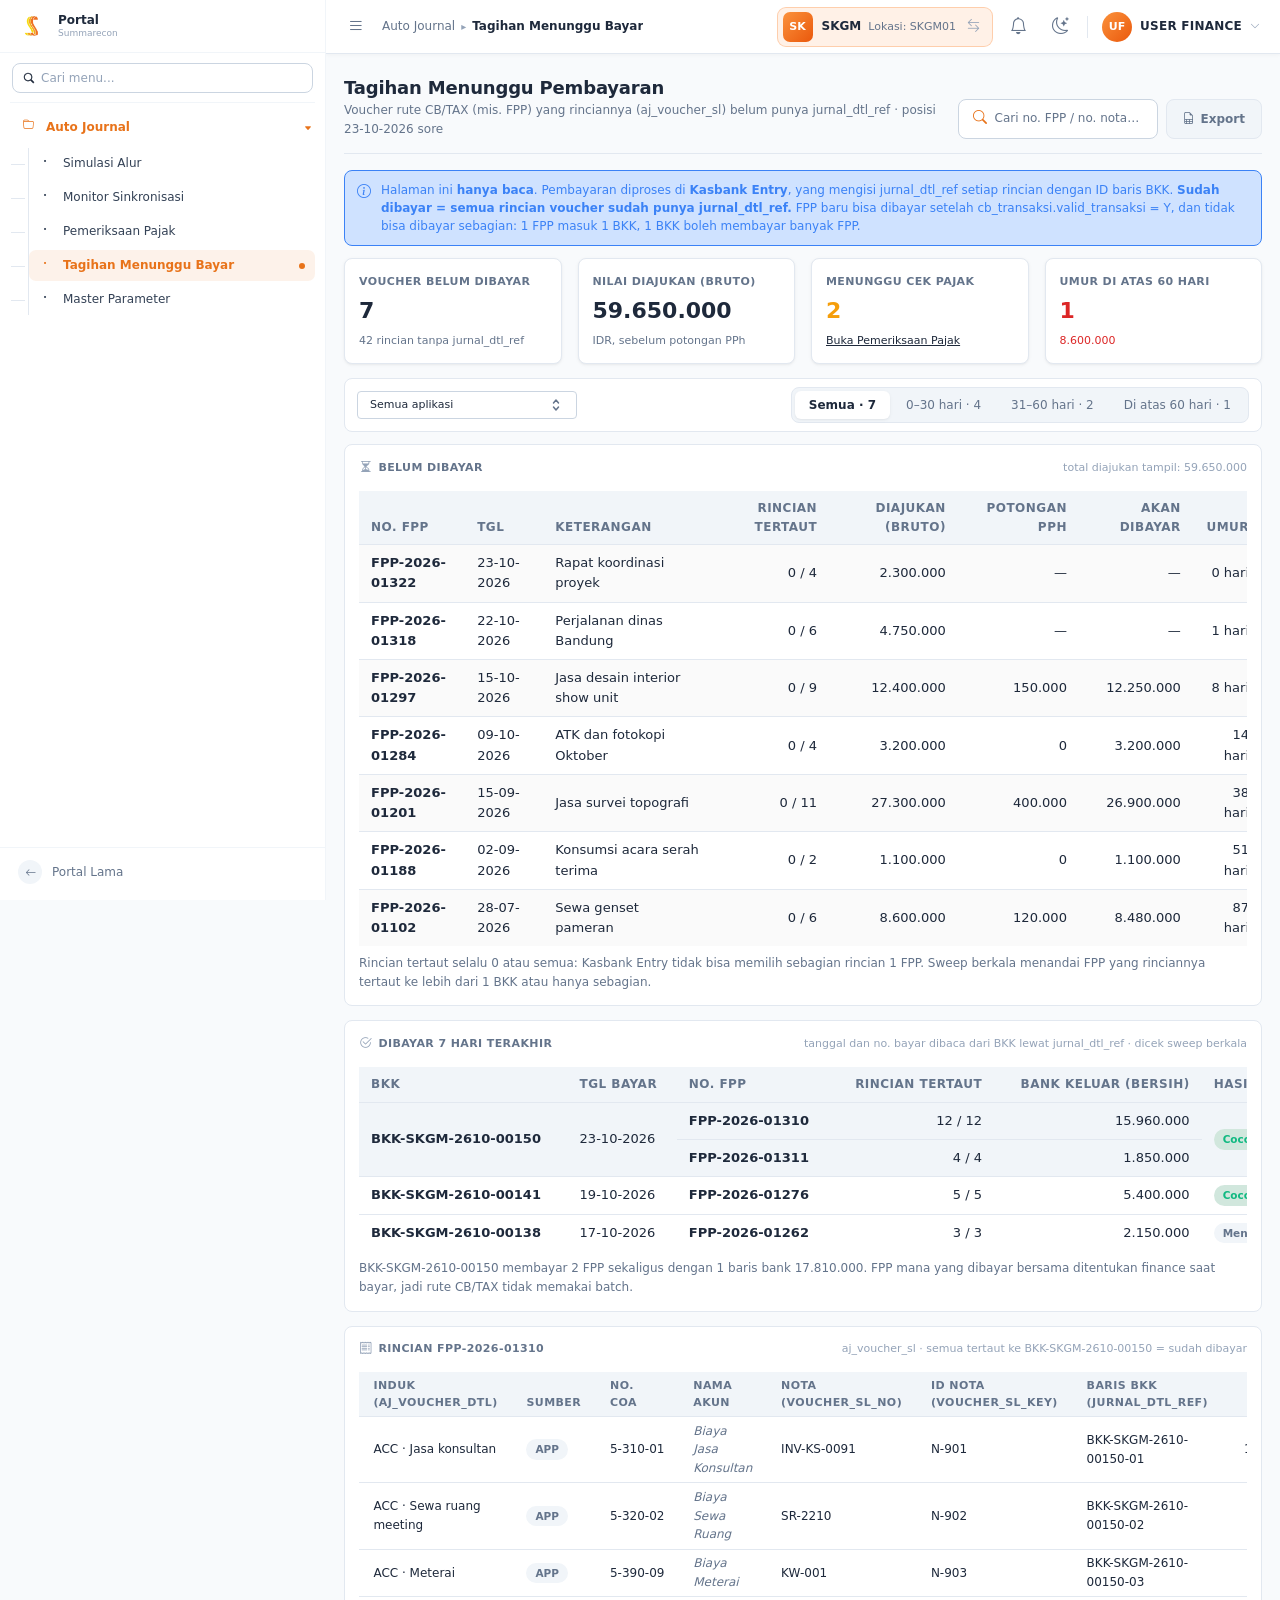
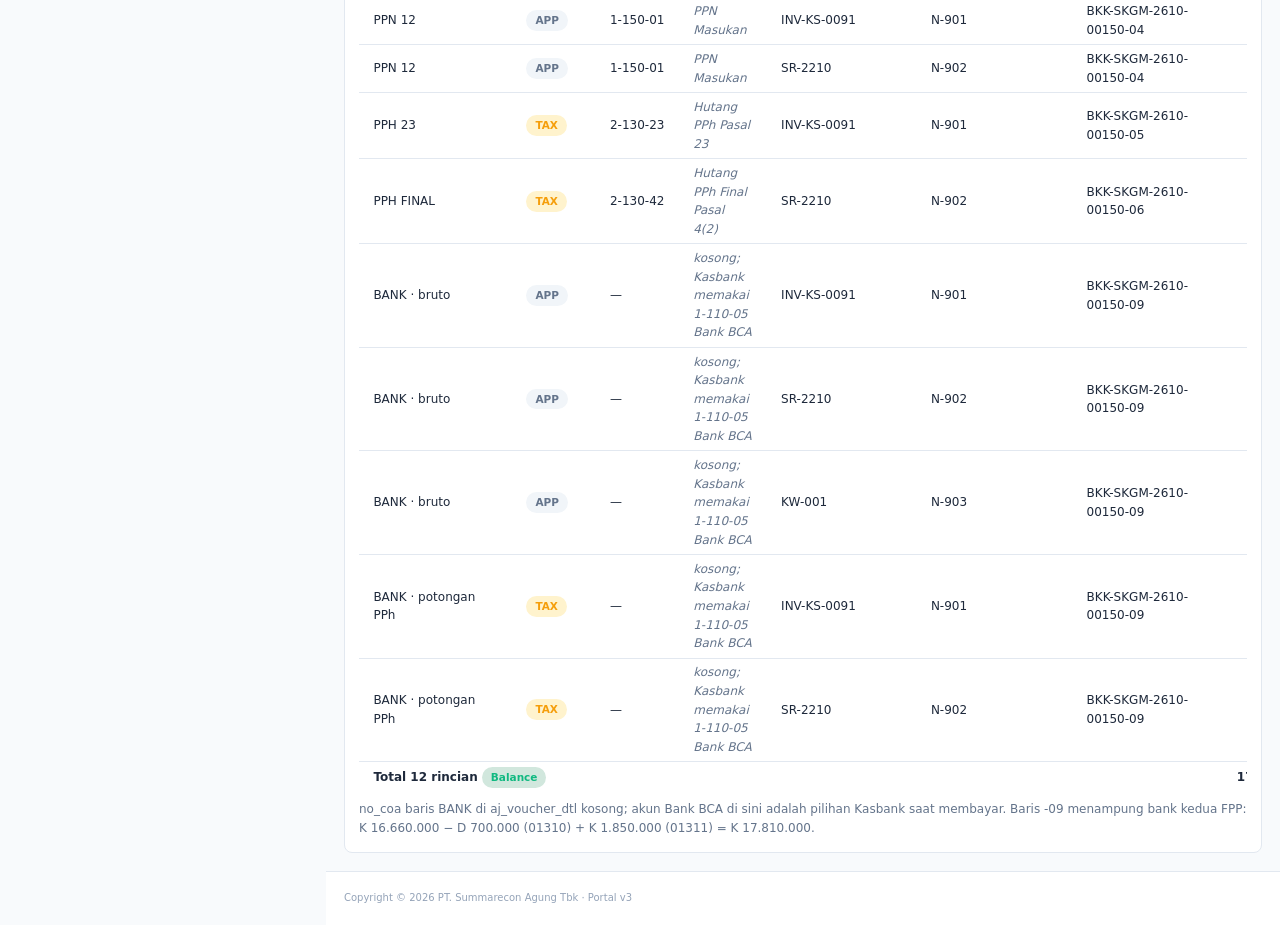
<file: tagihan.html>
<!doctype html>
<html lang="id">
<head>
<meta charset="utf-8">
<meta name="viewport" content="width=device-width, initial-scale=1">
<title>Tagihan Menunggu Bayar — Auto Journal</title>
<link rel="stylesheet" href="assets/portal-ui.css">
</head>
<body>
<style>
body{margin:0}
a{color:var(--t-text)}a:hover{color:var(--smra-orange)}
</style>
<div class="wrapper" id="smra-wrapper">
<aside class="main-sidebar">
<a href="index.html" class="sidebar-brand">
<div class="brand-logo-wrap"><img src="assets/summarecon.png" alt="Summarecon" style="width: 24px; height: 24px; object-fit: contain"></div>
<div class="brand-label"><div class="brand-name">Portal</div><div class="brand-tagline">Summarecon</div></div>
</a>
<div class="sidebar-search">
<div class="sidebar-search-box"><i class="bi bi-search"></i><input type="search" class="sidebar-search-input" placeholder="Cari menu..." aria-label="Cari menu"></div>
</div>
<div class="sidebar-nav-wrap">
<nav>
<ul class="nav nav-sidebar flex-column">
<li class="nav-item has-treeview menu-open">
<a href="index.html" class="nav-link ancestor-active"><i class="bi bi-folder nav-icon"></i><p>Auto Journal<i class="right bi bi-caret-left-fill"></i></p></a>
<ul class="nav nav-treeview">
<li class="nav-item"><a href="simulasi.html" class="nav-link"><i class="bi bi-dot nav-icon"></i><p>Simulasi Alur</p></a></li>
<li class="nav-item"><a href="index.html" class="nav-link"><i class="bi bi-dot nav-icon"></i><p>Monitor Sinkronisasi</p></a></li>
<li class="nav-item"><a href="pajak.html" class="nav-link"><i class="bi bi-dot nav-icon"></i><p>Pemeriksaan Pajak</p></a></li>
<li class="nav-item"><a href="tagihan.html" class="nav-link active"><i class="bi bi-dot nav-icon"></i><p>Tagihan Menunggu Bayar</p></a></li>
<li class="nav-item"><a href="parameter.html" class="nav-link"><i class="bi bi-dot nav-icon"></i><p>Master Parameter</p></a></li>
</ul>
</li>
</ul>
</nav>
</div>
<div class="sidebar-bottom"><a href="#" class="nav-link" aria-label="Kembali ke Portal Lama"><i class="bi bi-arrow-left nav-icon"></i><p>Portal Lama</p></a></div>
</aside>

<div class="content-wrapper-offset">
<nav class="main-header">
<div class="header-left">
<button class="btn-icon" type="button" aria-label="Toggle sidebar"><i class="bi bi-list"></i></button>
<div class="crumb"><a href="index.html">Auto Journal</a><span class="crumb-sep">▸</span><b>Tagihan Menunggu Bayar</b></div>
</div>
<div class="header-right">
<a class="unit-picker" href="#" aria-label="Ganti Unit dan Lokasi">
<span class="unit-pill-icon">SK</span>
<span class="unit-pill-content"><span class="unit-pill-title">SKGM</span><span class="unit-pill-subtitle">Lokasi: SKGM01</span></span>
<span class="unit-pill-switch"><i class="bi bi-arrow-left-right"></i></span>
</a>
<button class="btn-icon" type="button" aria-label="Notifikasi"><i class="bi bi-bell"></i></button>
<button class="btn-icon" type="button" aria-label="Ganti tema"><i class="bi bi-moon-stars"></i></button>
<div class="header-divider"></div>
<div class="user-avatar-wrap"><div class="user-avatar">UF</div><span class="user-name">User Finance</span><i class="bi bi-chevron-down user-caret"></i></div>
</div>
</nav>

<div class="content-wrapper ds-content">
<div class="ds-page-header">
<div class="ds-page-title">
<h1>Tagihan Menunggu Pembayaran</h1>
<div class="ds-page-subtitle">Voucher rute CB/TAX (mis. FPP) yang rinciannya (aj_voucher_sl) belum punya jurnal_dtl_ref · posisi 23-10-2026 sore</div>
</div>
<div class="ds-page-actions">
<button class="ds-btn-search" type="button"><i class="bi bi-search"></i><span>Cari no. FPP / no. nota…</span></button>
<div class="ds-btn-bar">
<button class="ds-btn" type="button"><i class="bi bi-file-earmark-spreadsheet"></i><span>Export</span></button>
</div>
</div>
</div>

<div class="ds-alert ds-alert-info" role="status" style="margin-bottom: 12px"><i class="bi bi-info-circle"></i><div>Halaman ini <strong>hanya baca</strong>. Pembayaran diproses di <strong>Kasbank Entry</strong>, yang mengisi jurnal_dtl_ref setiap rincian dengan ID baris BKK. <strong>Sudah dibayar = semua rincian voucher sudah punya jurnal_dtl_ref.</strong> FPP baru bisa dibayar setelah cb_transaksi.valid_transaksi = Y, dan tidak bisa dibayar sebagian: 1 FPP masuk 1 BKK, 1 BKK boleh membayar banyak FPP.</div></div>

<div class="row g-3" style="margin-bottom: 14px">
<div class="col-6 col-lg-3"><div class="ds-stat-card"><div class="ds-stat-label">Voucher Belum Dibayar</div><div class="ds-stat-value">7</div><div class="ds-stat-delta" style="color: var(--t-text-muted)">42 rincian tanpa jurnal_dtl_ref</div></div></div>
<div class="col-6 col-lg-3"><div class="ds-stat-card"><div class="ds-stat-label">Nilai Diajukan (bruto)</div><div class="ds-stat-value">59.650.000</div><div class="ds-stat-delta" style="color: var(--t-text-muted)">IDR, sebelum potongan PPh</div></div></div>
<div class="col-6 col-lg-3"><div class="ds-stat-card"><div class="ds-stat-label">Menunggu Cek Pajak</div><div class="ds-stat-value" style="color: var(--t-warning)">2</div><div class="ds-stat-delta"><a href="pajak.html">Buka Pemeriksaan Pajak</a></div></div></div>
<div class="col-6 col-lg-3"><div class="ds-stat-card"><div class="ds-stat-label">Umur di atas 60 Hari</div><div class="ds-stat-value" style="color: var(--t-danger)">1</div><div class="ds-stat-delta" style="color: var(--t-danger)">8.600.000</div></div></div>
</div>

<div class="ds-toolbar">
<select class="ds-input" style="width: 220px" aria-label="Aplikasi dan tipe"><option>Semua aplikasi</option><option>FPP · FPP</option></select>
<div class="ds-toolbar-divider"></div>
<ul class="ds-tabs" role="tablist" style="margin: 0">
<li><button type="button" class="ds-tabs-link" data-tab="umur:ALL" data-default="1">Semua · 7</button></li>
<li><button type="button" class="ds-tabs-link" data-tab="umur:A">0–30 hari · 4</button></li>
<li><button type="button" class="ds-tabs-link" data-tab="umur:B">31–60 hari · 2</button></li>
<li><button type="button" class="ds-tabs-link" data-tab="umur:C">Di atas 60 hari · 1</button></li>
</ul>
</div>

<section class="ds-section" style="margin-bottom: 14px">
<div class="ds-section-title"><i class="bi bi-hourglass-split"></i> Belum dibayar <span class="ds-section-meta">total diajukan tampil: <span data-total="umur">59.650.000</span></span></div>
<div style="overflow-x: auto">
<table class="ds-table ds-table-striped" style="min-width: 1150px">
<thead>
<tr><th>No. FPP</th><th>Tgl</th><th>Keterangan</th><th class="text-end">Rincian Tertaut</th><th class="text-end">Diajukan (bruto)</th><th class="text-end">Potongan PPh</th><th class="text-end">Akan Dibayar</th><th class="text-end">Umur</th><th>Cek Pajak</th><th>Status</th></tr>
</thead>
<tbody>
<tr data-row="umur:A" data-amount="2300000"><td style="font-weight: 600">FPP-2026-01322</td><td>23-10-2026</td><td>Rapat koordinasi proyek</td><td class="text-end">0 / 4</td><td class="text-end">2.300.000</td><td class="text-end">—</td><td class="text-end">—</td><td class="text-end">0 hari</td><td><span class="ds-badge ds-badge-warning">Menunggu</span></td><td><span class="ds-badge ds-badge-neutral">Belum bisa dibayar</span></td></tr>
<tr data-row="umur:A" data-amount="4750000"><td style="font-weight: 600">FPP-2026-01318</td><td>22-10-2026</td><td>Perjalanan dinas Bandung</td><td class="text-end">0 / 6</td><td class="text-end">4.750.000</td><td class="text-end">—</td><td class="text-end">—</td><td class="text-end">1 hari</td><td><span class="ds-badge ds-badge-warning">Menunggu</span></td><td><span class="ds-badge ds-badge-neutral">Belum bisa dibayar</span></td></tr>
<tr data-row="umur:A" data-amount="12400000"><td style="font-weight: 600">FPP-2026-01297</td><td>15-10-2026</td><td>Jasa desain interior show unit</td><td class="text-end">0 / 9</td><td class="text-end">12.400.000</td><td class="text-end">150.000</td><td class="text-end">12.250.000</td><td class="text-end">8 hari</td><td><span class="ds-badge ds-badge-success">Sudah · ada PPh</span></td><td><span class="ds-badge ds-badge-info">Siap dibayar</span></td></tr>
<tr data-row="umur:A" data-amount="3200000"><td style="font-weight: 600">FPP-2026-01284</td><td>09-10-2026</td><td>ATK dan fotokopi Oktober</td><td class="text-end">0 / 4</td><td class="text-end">3.200.000</td><td class="text-end">0</td><td class="text-end">3.200.000</td><td class="text-end">14 hari</td><td><span class="ds-badge ds-badge-success">Sudah · tanpa PPh</span></td><td><span class="ds-badge ds-badge-info">Siap dibayar</span></td></tr>
<tr data-row="umur:B" data-amount="27300000"><td style="font-weight: 600">FPP-2026-01201</td><td>15-09-2026</td><td>Jasa survei topografi</td><td class="text-end">0 / 11</td><td class="text-end">27.300.000</td><td class="text-end">400.000</td><td class="text-end">26.900.000</td><td class="text-end">38 hari</td><td><span class="ds-badge ds-badge-success">Sudah · ada PPh</span></td><td><span class="ds-badge ds-badge-warning">31–60 hari</span></td></tr>
<tr data-row="umur:B" data-amount="1100000"><td style="font-weight: 600">FPP-2026-01188</td><td>02-09-2026</td><td>Konsumsi acara serah terima</td><td class="text-end">0 / 2</td><td class="text-end">1.100.000</td><td class="text-end">0</td><td class="text-end">1.100.000</td><td class="text-end">51 hari</td><td><span class="ds-badge ds-badge-success">Sudah · tanpa PPh</span></td><td><span class="ds-badge ds-badge-warning">31–60 hari</span></td></tr>
<tr data-row="umur:C" data-amount="8600000"><td style="font-weight: 600">FPP-2026-01102</td><td>28-07-2026</td><td>Sewa genset pameran</td><td class="text-end">0 / 6</td><td class="text-end">8.600.000</td><td class="text-end">120.000</td><td class="text-end">8.480.000</td><td class="text-end">87 hari</td><td><span class="ds-badge ds-badge-success">Sudah · ada PPh</span></td><td><span class="ds-badge ds-badge-danger">Di atas 60 hari</span></td></tr>
</tbody>
</table>
</div>
<div style="font-size: 12px; color: var(--t-text-muted); margin-top: 8px">Rincian tertaut selalu 0 atau semua: Kasbank Entry tidak bisa memilih sebagian rincian 1 FPP. Sweep berkala menandai FPP yang rinciannya tertaut ke lebih dari 1 BKK atau hanya sebagian.</div>
</section>

<section class="ds-section" style="margin-bottom: 14px">
<div class="ds-section-title"><i class="bi bi-check2-circle"></i> Dibayar 7 hari terakhir <span class="ds-section-meta">tanggal dan no. bayar dibaca dari BKK lewat jurnal_dtl_ref · dicek sweep berkala</span></div>
<div style="overflow-x: auto">
<table class="ds-table" style="min-width: 1000px">
<thead>
<tr><th>BKK</th><th>Tgl Bayar</th><th>No. FPP</th><th class="text-end">Rincian Tertaut</th><th class="text-end">Bank Keluar (bersih)</th><th>Hasil Sweep</th></tr>
</thead>
<tbody>
<tr style="background: var(--t-surf-2)"><td style="font-weight: 600" rowspan="2">BKK-SKGM-2610-00150</td><td rowspan="2">23-10-2026</td><td style="font-weight: 600">FPP-2026-01310</td><td class="text-end">12 / 12</td><td class="text-end">15.960.000</td><td rowspan="2"><span class="ds-badge ds-badge-success">Cocok di Kasbank</span></td></tr>
<tr style="background: var(--t-surf-2)"><td style="font-weight: 600">FPP-2026-01311</td><td class="text-end">4 / 4</td><td class="text-end">1.850.000</td></tr>
<tr><td style="font-weight: 600">BKK-SKGM-2610-00141</td><td>19-10-2026</td><td style="font-weight: 600">FPP-2026-01276</td><td class="text-end">5 / 5</td><td class="text-end">5.400.000</td><td><span class="ds-badge ds-badge-success">Cocok di Kasbank</span></td></tr>
<tr><td style="font-weight: 600">BKK-SKGM-2610-00138</td><td>17-10-2026</td><td style="font-weight: 600">FPP-2026-01262</td><td class="text-end">3 / 3</td><td class="text-end">2.150.000</td><td><span class="ds-badge ds-badge-neutral">Menunggu sweep</span></td></tr>
</tbody>
</table>
</div>
<div style="font-size: 12px; color: var(--t-text-muted); margin-top: 8px">BKK-SKGM-2610-00150 membayar 2 FPP sekaligus dengan 1 baris bank 17.810.000. FPP mana yang dibayar bersama ditentukan finance saat bayar, jadi rute CB/TAX tidak memakai batch.</div>
</section>

<section class="ds-section">
<div class="ds-section-title"><i class="bi bi-receipt"></i> Rincian FPP-2026-01310 <span class="ds-section-meta">aj_voucher_sl · semua tertaut ke BKK-SKGM-2610-00150 = sudah dibayar</span></div>
<div style="overflow-x: auto">
<table class="ds-table ds-table-sm" style="min-width: 1050px">
<thead>
<tr><th>Induk (aj_voucher_dtl)</th><th>Sumber</th><th>No. COA</th><th>Nama Akun</th><th>Nota (voucher_sl_no)</th><th>ID Nota (voucher_sl_key)</th><th>Baris BKK (jurnal_dtl_ref)</th><th class="text-end">Debet</th><th class="text-end">Kredit</th></tr>
</thead>
<tbody>
<tr><td>ACC · Jasa konsultan</td><td><span class="ds-badge ds-badge-neutral">APP</span></td><td style="white-space: nowrap">5-310-01</td><td style="font-style: italic; color: var(--t-text-muted)">Biaya Jasa Konsultan</td><td>INV-KS-0091</td><td>N-901</td><td>BKK-SKGM-2610-00150-01</td><td class="text-end">10.000.000</td><td class="text-end"></td></tr>
<tr><td>ACC · Sewa ruang meeting</td><td><span class="ds-badge ds-badge-neutral">APP</span></td><td style="white-space: nowrap">5-320-02</td><td style="font-style: italic; color: var(--t-text-muted)">Biaya Sewa Ruang</td><td>SR-2210</td><td>N-902</td><td>BKK-SKGM-2610-00150-02</td><td class="text-end">5.000.000</td><td class="text-end"></td></tr>
<tr><td>ACC · Meterai</td><td><span class="ds-badge ds-badge-neutral">APP</span></td><td style="white-space: nowrap">5-390-09</td><td style="font-style: italic; color: var(--t-text-muted)">Biaya Meterai</td><td>KW-001</td><td>N-903</td><td>BKK-SKGM-2610-00150-03</td><td class="text-end">10.000</td><td class="text-end"></td></tr>
<tr><td>PPN 12</td><td><span class="ds-badge ds-badge-neutral">APP</span></td><td style="white-space: nowrap">1-150-01</td><td style="font-style: italic; color: var(--t-text-muted)">PPN Masukan</td><td>INV-KS-0091</td><td>N-901</td><td>BKK-SKGM-2610-00150-04</td><td class="text-end">1.100.000</td><td class="text-end"></td></tr>
<tr><td>PPN 12</td><td><span class="ds-badge ds-badge-neutral">APP</span></td><td style="white-space: nowrap">1-150-01</td><td style="font-style: italic; color: var(--t-text-muted)">PPN Masukan</td><td>SR-2210</td><td>N-902</td><td>BKK-SKGM-2610-00150-04</td><td class="text-end">550.000</td><td class="text-end"></td></tr>
<tr><td>PPH 23</td><td><span class="ds-badge ds-badge-warning">TAX</span></td><td style="white-space: nowrap">2-130-23</td><td style="font-style: italic; color: var(--t-text-muted)">Hutang PPh Pasal 23</td><td>INV-KS-0091</td><td>N-901</td><td>BKK-SKGM-2610-00150-05</td><td class="text-end"></td><td class="text-end">200.000</td></tr>
<tr><td>PPH FINAL</td><td><span class="ds-badge ds-badge-warning">TAX</span></td><td style="white-space: nowrap">2-130-42</td><td style="font-style: italic; color: var(--t-text-muted)">Hutang PPh Final Pasal 4(2)</td><td>SR-2210</td><td>N-902</td><td>BKK-SKGM-2610-00150-06</td><td class="text-end"></td><td class="text-end">500.000</td></tr>
<tr><td>BANK · bruto</td><td><span class="ds-badge ds-badge-neutral">APP</span></td><td>—</td><td style="font-style: italic; color: var(--t-text-muted)">kosong; Kasbank memakai 1-110-05 Bank BCA</td><td>INV-KS-0091</td><td>N-901</td><td>BKK-SKGM-2610-00150-09</td><td class="text-end"></td><td class="text-end">11.100.000</td></tr>
<tr><td>BANK · bruto</td><td><span class="ds-badge ds-badge-neutral">APP</span></td><td>—</td><td style="font-style: italic; color: var(--t-text-muted)">kosong; Kasbank memakai 1-110-05 Bank BCA</td><td>SR-2210</td><td>N-902</td><td>BKK-SKGM-2610-00150-09</td><td class="text-end"></td><td class="text-end">5.550.000</td></tr>
<tr><td>BANK · bruto</td><td><span class="ds-badge ds-badge-neutral">APP</span></td><td>—</td><td style="font-style: italic; color: var(--t-text-muted)">kosong; Kasbank memakai 1-110-05 Bank BCA</td><td>KW-001</td><td>N-903</td><td>BKK-SKGM-2610-00150-09</td><td class="text-end"></td><td class="text-end">10.000</td></tr>
<tr><td>BANK · potongan PPh</td><td><span class="ds-badge ds-badge-warning">TAX</span></td><td>—</td><td style="font-style: italic; color: var(--t-text-muted)">kosong; Kasbank memakai 1-110-05 Bank BCA</td><td>INV-KS-0091</td><td>N-901</td><td>BKK-SKGM-2610-00150-09</td><td class="text-end">200.000</td><td class="text-end"></td></tr>
<tr><td>BANK · potongan PPh</td><td><span class="ds-badge ds-badge-warning">TAX</span></td><td>—</td><td style="font-style: italic; color: var(--t-text-muted)">kosong; Kasbank memakai 1-110-05 Bank BCA</td><td>SR-2210</td><td>N-902</td><td>BKK-SKGM-2610-00150-09</td><td class="text-end">500.000</td><td class="text-end"></td></tr>
</tbody>
<tfoot><tr style="font-weight: 600"><td colspan="7">Total 12 rincian <span class="ds-badge ds-badge-success">Balance</span></td><td class="text-end">17.360.000</td><td class="text-end">17.360.000</td></tr></tfoot>
</table>
</div>
<div style="font-size: 12px; color: var(--t-text-muted); margin-top: 8px">no_coa baris BANK di aj_voucher_dtl kosong; akun Bank BCA di sini adalah pilihan Kasbank saat membayar. Baris -09 menampung bank kedua FPP: K 16.660.000 − D 700.000 (01310) + K 1.850.000 (01311) = K 17.810.000.</div>
</section>
</div>

<footer class="main-footer"><span>Copyright © 2026 PT. Summarecon Agung Tbk · Portal v3</span></footer>
</div>
</div>
<script src="assets/mockup.js"></script>
</body>
</html>
</file>
<file: assets/portal-ui.css>
@charset "UTF-8";@font-face{font-family:Inter Variable;font-style:normal;font-display:swap;font-weight:100 900;src:url(./inter-cyrillic-ext-wght-normal.woff2) format("woff2-variations");unicode-range:U+0460-052F,U+1C80-1C8A,U+20B4,U+2DE0-2DFF,U+A640-A69F,U+FE2E-FE2F}@font-face{font-family:Inter Variable;font-style:normal;font-display:swap;font-weight:100 900;src:url(./inter-cyrillic-wght-normal.woff2) format("woff2-variations");unicode-range:U+0301,U+0400-045F,U+0490-0491,U+04B0-04B1,U+2116}@font-face{font-family:Inter Variable;font-style:normal;font-display:swap;font-weight:100 900;src:url(./inter-greek-ext-wght-normal.woff2) format("woff2-variations");unicode-range:U+1F00-1FFF}@font-face{font-family:Inter Variable;font-style:normal;font-display:swap;font-weight:100 900;src:url(./inter-greek-wght-normal.woff2) format("woff2-variations");unicode-range:U+0370-0377,U+037A-037F,U+0384-038A,U+038C,U+038E-03A1,U+03A3-03FF}@font-face{font-family:Inter Variable;font-style:normal;font-display:swap;font-weight:100 900;src:url(./inter-vietnamese-wght-normal.woff2) format("woff2-variations");unicode-range:U+0102-0103,U+0110-0111,U+0128-0129,U+0168-0169,U+01A0-01A1,U+01AF-01B0,U+0300-0301,U+0303-0304,U+0308-0309,U+0323,U+0329,U+1EA0-1EF9,U+20AB}@font-face{font-family:Inter Variable;font-style:normal;font-display:swap;font-weight:100 900;src:url(./inter-latin-ext-wght-normal.woff2) format("woff2-variations");unicode-range:U+0100-02BA,U+02BD-02C5,U+02C7-02CC,U+02CE-02D7,U+02DD-02FF,U+0304,U+0308,U+0329,U+1D00-1DBF,U+1E00-1E9F,U+1EF2-1EFF,U+2020,U+20A0-20AB,U+20AD-20C0,U+2113,U+2C60-2C7F,U+A720-A7FF}@font-face{font-family:Inter Variable;font-style:normal;font-display:swap;font-weight:100 900;src:url(./inter-latin-wght-normal.woff2) format("woff2-variations");unicode-range:U+0000-00FF,U+0131,U+0152-0153,U+02BB-02BC,U+02C6,U+02DA,U+02DC,U+0304,U+0308,U+0329,U+2000-206F,U+20AC,U+2122,U+2191,U+2193,U+2212,U+2215,U+FEFF,U+FFFD}/*!
 * Bootstrap  v5.3.8 (https://getbootstrap.com/)
 * Copyright 2011-2025 The Bootstrap Authors
 * Licensed under MIT (https://github.com/twbs/bootstrap/blob/main/LICENSE)
 */:root,[data-bs-theme=light]{--bs-blue: #0d6efd;--bs-indigo: #6610f2;--bs-purple: #6f42c1;--bs-pink: #d63384;--bs-red: #dc3545;--bs-orange: #fd7e14;--bs-yellow: #ffc107;--bs-green: #198754;--bs-teal: #20c997;--bs-cyan: #0dcaf0;--bs-black: #000;--bs-white: #fff;--bs-gray: #6c757d;--bs-gray-dark: #343a40;--bs-gray-100: #f8f9fa;--bs-gray-200: #e9ecef;--bs-gray-300: #dee2e6;--bs-gray-400: #ced4da;--bs-gray-500: #adb5bd;--bs-gray-600: #6c757d;--bs-gray-700: #495057;--bs-gray-800: #343a40;--bs-gray-900: #212529;--bs-primary: #F97316;--bs-secondary: #10B981;--bs-success: #10B981;--bs-info: #3B82F6;--bs-warning: #F59E0B;--bs-danger: #EF4444;--bs-light: #F8FAFC;--bs-dark: #0F172A;--bs-primary-rgb: 249, 115, 22;--bs-secondary-rgb: 16, 185, 129;--bs-success-rgb: 16, 185, 129;--bs-info-rgb: 59, 130, 246;--bs-warning-rgb: 245, 158, 11;--bs-danger-rgb: 239, 68, 68;--bs-light-rgb: 248, 250, 252;--bs-dark-rgb: 15, 23, 42;--bs-primary-text-emphasis: rgb(39.0588235294%, 18.0392156863%, 3.4509803922%);--bs-secondary-text-emphasis: rgb(2.5098039216%, 29.0196078431%, 20.2352941176%);--bs-success-text-emphasis: rgb(2.5098039216%, 29.0196078431%, 20.2352941176%);--bs-info-text-emphasis: rgb(9.2549019608%, 20.3921568627%, 38.5882352941%);--bs-warning-text-emphasis: rgb(38.431372549%, 24.7843137255%, 1.7254901961%);--bs-danger-text-emphasis: rgb(37.4901960784%, 10.6666666667%, 10.6666666667%);--bs-light-text-emphasis: #495057;--bs-dark-text-emphasis: #495057;--bs-primary-bg-subtle: rgb(99.5294117647%, 89.0196078431%, 81.7254901961%);--bs-secondary-bg-subtle: rgb(81.2549019608%, 94.5098039216%, 90.1176470588%);--bs-success-bg-subtle: rgb(81.2549019608%, 94.5098039216%, 90.1176470588%);--bs-info-bg-subtle: rgb(84.6274509804%, 90.1960784314%, 99.2941176471%);--bs-warning-bg-subtle: rgb(99.2156862745%, 92.3921568627%, 80.862745098%);--bs-danger-bg-subtle: rgb(98.7450980392%, 85.3333333333%, 85.3333333333%);--bs-light-bg-subtle: rgb(98.6274509804%, 98.8235294118%, 99.0196078431%);--bs-dark-bg-subtle: #ced4da;--bs-primary-border-subtle: rgb(99.0588235294%, 78.0392156863%, 63.4509803922%);--bs-secondary-border-subtle: rgb(62.5098039216%, 89.0196078431%, 80.2352941176%);--bs-success-border-subtle: rgb(62.5098039216%, 89.0196078431%, 80.2352941176%);--bs-info-border-subtle: rgb(69.2549019608%, 80.3921568627%, 98.5882352941%);--bs-warning-border-subtle: rgb(98.431372549%, 84.7843137255%, 61.7254901961%);--bs-danger-border-subtle: rgb(97.4901960784%, 70.6666666667%, 70.6666666667%);--bs-light-border-subtle: #e9ecef;--bs-dark-border-subtle: #adb5bd;--bs-white-rgb: 255, 255, 255;--bs-black-rgb: 0, 0, 0;--bs-font-sans-serif: "Inter", system-ui, -apple-system, "Segoe UI", Roboto, sans-serif;--bs-font-monospace: ui-monospace, "SF Mono", Menlo, Consolas, monospace;--bs-gradient: linear-gradient(180deg, rgba(255, 255, 255, .15), rgba(255, 255, 255, 0));--bs-body-font-family: var(--bs-font-sans-serif);--bs-body-font-size: .875rem;--bs-body-font-weight: 400;--bs-body-line-height: 1.55;--bs-body-color: #0F172A;--bs-body-color-rgb: 15, 23, 42;--bs-body-bg: #F8FAFC;--bs-body-bg-rgb: 248, 250, 252;--bs-emphasis-color: #000;--bs-emphasis-color-rgb: 0, 0, 0;--bs-secondary-color: rgba(15, 23, 42, .75);--bs-secondary-color-rgb: 15, 23, 42;--bs-secondary-bg: #e9ecef;--bs-secondary-bg-rgb: 233, 236, 239;--bs-tertiary-color: rgba(15, 23, 42, .5);--bs-tertiary-color-rgb: 15, 23, 42;--bs-tertiary-bg: #f8f9fa;--bs-tertiary-bg-rgb: 248, 249, 250;--bs-heading-color: inherit;--bs-link-color: #F97316;--bs-link-color-rgb: 249, 115, 22;--bs-link-decoration: underline;--bs-link-hover-color: rgb(78.1176470588%, 36.0784313725%, 6.9019607843%);--bs-link-hover-color-rgb: 199, 92, 18;--bs-code-color: #d63384;--bs-highlight-color: #0F172A;--bs-highlight-bg: rgb(100%, 95.137254902%, 80.5490196078%);--bs-border-width: 1px;--bs-border-style: solid;--bs-border-color: #E2E8F0;--bs-border-color-translucent: rgba(0, 0, 0, .175);--bs-border-radius: 6px;--bs-border-radius-sm: 4px;--bs-border-radius-lg: 12px;--bs-border-radius-xl: 16px;--bs-border-radius-xxl: 2rem;--bs-border-radius-2xl: var(--bs-border-radius-xxl);--bs-border-radius-pill: 9999px;--bs-box-shadow: 0 .5rem 1rem rgba(0, 0, 0, .15);--bs-box-shadow-sm: 0 .125rem .25rem rgba(0, 0, 0, .075);--bs-box-shadow-lg: 0 1rem 3rem rgba(0, 0, 0, .175);--bs-box-shadow-inset: inset 0 1px 2px rgba(0, 0, 0, .075);--bs-focus-ring-width: .25rem;--bs-focus-ring-opacity: .25;--bs-focus-ring-color: rgba(249, 115, 22, .25);--bs-form-valid-color: #10B981;--bs-form-valid-border-color: #10B981;--bs-form-invalid-color: #EF4444;--bs-form-invalid-border-color: #EF4444}[data-bs-theme=dark]{color-scheme:dark;--bs-body-color: #dee2e6;--bs-body-color-rgb: 222, 226, 230;--bs-body-bg: #212529;--bs-body-bg-rgb: 33, 37, 41;--bs-emphasis-color: #fff;--bs-emphasis-color-rgb: 255, 255, 255;--bs-secondary-color: rgba(222, 226, 230, .75);--bs-secondary-color-rgb: 222, 226, 230;--bs-secondary-bg: #343a40;--bs-secondary-bg-rgb: 52, 58, 64;--bs-tertiary-color: rgba(222, 226, 230, .5);--bs-tertiary-color-rgb: 222, 226, 230;--bs-tertiary-bg: rgb(16.6666666667%, 18.6274509804%, 20.5882352941%);--bs-tertiary-bg-rgb: 43, 48, 53;--bs-primary-text-emphasis: rgb(98.5882352941%, 67.0588235294%, 45.1764705882%);--bs-secondary-text-emphasis: rgb(43.7647058824%, 83.5294117647%, 70.3529411765%);--bs-success-text-emphasis: rgb(43.7647058824%, 83.5294117647%, 70.3529411765%);--bs-info-text-emphasis: rgb(53.8823529412%, 70.5882352941%, 97.8823529412%);--bs-warning-text-emphasis: rgb(97.6470588235%, 77.1764705882%, 42.5882352941%);--bs-danger-text-emphasis: rgb(96.2352941176%, 56%, 56%);--bs-light-text-emphasis: #f8f9fa;--bs-dark-text-emphasis: #dee2e6;--bs-primary-bg-subtle: rgb(19.5294117647%, 9.0196078431%, 1.7254901961%);--bs-secondary-bg-subtle: rgb(1.2549019608%, 14.5098039216%, 10.1176470588%);--bs-success-bg-subtle: rgb(1.2549019608%, 14.5098039216%, 10.1176470588%);--bs-info-bg-subtle: rgb(4.6274509804%, 10.1960784314%, 19.2941176471%);--bs-warning-bg-subtle: rgb(19.2156862745%, 12.3921568627%, .862745098%);--bs-danger-bg-subtle: rgb(18.7450980392%, 5.3333333333%, 5.3333333333%);--bs-light-bg-subtle: #343a40;--bs-dark-bg-subtle: #1a1d20;--bs-primary-border-subtle: rgb(58.5882352941%, 27.0588235294%, 5.1764705882%);--bs-secondary-border-subtle: rgb(3.7647058824%, 43.5294117647%, 30.3529411765%);--bs-success-border-subtle: rgb(3.7647058824%, 43.5294117647%, 30.3529411765%);--bs-info-border-subtle: rgb(13.8823529412%, 30.5882352941%, 57.8823529412%);--bs-warning-border-subtle: rgb(57.6470588235%, 37.1764705882%, 2.5882352941%);--bs-danger-border-subtle: rgb(56.2352941176%, 16%, 16%);--bs-light-border-subtle: #495057;--bs-dark-border-subtle: #343a40;--bs-heading-color: inherit;--bs-link-color: rgb(98.5882352941%, 67.0588235294%, 45.1764705882%);--bs-link-hover-color: rgb(98.8705882353%, 73.6470588235%, 56.1411764706%);--bs-link-color-rgb: 251, 171, 115;--bs-link-hover-color-rgb: 252, 188, 143;--bs-code-color: rgb(90.3529411765%, 52%, 71.0588235294%);--bs-highlight-color: #dee2e6;--bs-highlight-bg: rgb(40%, 30.2745098039%, 1.0980392157%);--bs-border-color: #495057;--bs-border-color-translucent: rgba(255, 255, 255, .15);--bs-form-valid-color: rgb(45.8823529412%, 71.7647058824%, 59.7647058824%);--bs-form-valid-border-color: rgb(45.8823529412%, 71.7647058824%, 59.7647058824%);--bs-form-invalid-color: rgb(91.7647058824%, 52.4705882353%, 56.2352941176%);--bs-form-invalid-border-color: rgb(91.7647058824%, 52.4705882353%, 56.2352941176%)}*,*:before,*:after{box-sizing:border-box}@media(prefers-reduced-motion:no-preference){:root{scroll-behavior:smooth}}body{margin:0;font-family:var(--bs-body-font-family);font-size:var(--bs-body-font-size);font-weight:var(--bs-body-font-weight);line-height:var(--bs-body-line-height);color:var(--bs-body-color);text-align:var(--bs-body-text-align);background-color:var(--bs-body-bg);-webkit-text-size-adjust:100%;-webkit-tap-highlight-color:rgba(0,0,0,0)}hr{margin:1rem 0;color:inherit;border:0;border-top:var(--bs-border-width) solid;opacity:.25}h6,.h6,h5,.h5,h4,.h4,h3,.h3,h2,.h2,h1,.h1{margin-top:0;margin-bottom:.5rem;font-weight:500;line-height:1.2;color:var(--bs-heading-color)}h1,.h1{font-size:2.1875rem}h2,.h2{font-size:1.75rem}h3,.h3{font-size:1.53125rem}h4,.h4{font-size:1.3125rem}h5,.h5{font-size:1.09375rem}h6,.h6{font-size:.875rem}p{margin-top:0;margin-bottom:1rem}abbr[title]{text-decoration:underline dotted;cursor:help;text-decoration-skip-ink:none}address{margin-bottom:1rem;font-style:normal;line-height:inherit}ol,ul{padding-left:2rem}ol,ul,dl{margin-top:0;margin-bottom:1rem}ol ol,ul ul,ol ul,ul ol{margin-bottom:0}dt{font-weight:700}dd{margin-bottom:.5rem;margin-left:0}blockquote{margin:0 0 1rem}b,strong{font-weight:bolder}small,.small{font-size:.875em}mark,.mark{padding:.1875em;color:var(--bs-highlight-color);background-color:var(--bs-highlight-bg)}sub,sup{position:relative;font-size:.75em;line-height:0;vertical-align:baseline}sub{bottom:-.25em}sup{top:-.5em}a{color:rgba(var(--bs-link-color-rgb),var(--bs-link-opacity, 1));text-decoration:underline}a:hover{--bs-link-color-rgb: var(--bs-link-hover-color-rgb)}a:not([href]):not([class]),a:not([href]):not([class]):hover{color:inherit;text-decoration:none}pre,code,kbd,samp{font-family:var(--bs-font-monospace);font-size:1em}pre{display:block;margin-top:0;margin-bottom:1rem;overflow:auto;font-size:.875em}pre code{font-size:inherit;color:inherit;word-break:normal}code{font-size:.875em;color:var(--bs-code-color);word-wrap:break-word}a>code{color:inherit}kbd{padding:.1875rem .375rem;font-size:.875em;color:var(--bs-body-bg);background-color:var(--bs-body-color);border-radius:4px}kbd kbd{padding:0;font-size:1em}figure{margin:0 0 1rem}img,svg{vertical-align:middle}table{caption-side:bottom;border-collapse:collapse}caption{padding-top:.5rem;padding-bottom:.5rem;color:var(--bs-secondary-color);text-align:left}th{text-align:inherit;text-align:-webkit-match-parent}thead,tbody,tfoot,tr,td,th{border-color:inherit;border-style:solid;border-width:0}label{display:inline-block}button{border-radius:0}button:focus:not(:focus-visible){outline:0}input,button,select,optgroup,textarea{margin:0;font-family:inherit;font-size:inherit;line-height:inherit}button,select{text-transform:none}[role=button]{cursor:pointer}select{word-wrap:normal}select:disabled{opacity:1}[list]:not([type=date]):not([type=datetime-local]):not([type=month]):not([type=week]):not([type=time])::-webkit-calendar-picker-indicator{display:none!important}button,[type=button],[type=reset],[type=submit]{-webkit-appearance:button}button:not(:disabled),[type=button]:not(:disabled),[type=reset]:not(:disabled),[type=submit]:not(:disabled){cursor:pointer}::-moz-focus-inner{padding:0;border-style:none}textarea{resize:vertical}fieldset{min-width:0;padding:0;margin:0;border:0}legend{float:left;width:100%;padding:0;margin-bottom:.5rem;line-height:inherit;font-size:1.5rem}legend+*{clear:left}::-webkit-datetime-edit-fields-wrapper,::-webkit-datetime-edit-text,::-webkit-datetime-edit-minute,::-webkit-datetime-edit-hour-field,::-webkit-datetime-edit-day-field,::-webkit-datetime-edit-month-field,::-webkit-datetime-edit-year-field{padding:0}::-webkit-inner-spin-button{height:auto}[type=search]{-webkit-appearance:textfield;outline-offset:-2px}[type=search]::-webkit-search-cancel-button{cursor:pointer;filter:grayscale(1)}::-webkit-search-decoration{-webkit-appearance:none}::-webkit-color-swatch-wrapper{padding:0}::file-selector-button{font:inherit;-webkit-appearance:button}output{display:inline-block}iframe{border:0}summary{display:list-item;cursor:pointer}progress{vertical-align:baseline}[hidden]{display:none!important}.lead{font-size:1.09375rem;font-weight:300}.display-1{font-weight:300;line-height:1.2;font-size:5rem}.display-2{font-weight:300;line-height:1.2;font-size:4.5rem}.display-3{font-weight:300;line-height:1.2;font-size:4rem}.display-4{font-weight:300;line-height:1.2;font-size:3.5rem}.display-5{font-weight:300;line-height:1.2;font-size:3rem}.display-6{font-weight:300;line-height:1.2;font-size:2.5rem}.list-unstyled,.list-inline{padding-left:0;list-style:none}.list-inline-item{display:inline-block}.list-inline-item:not(:last-child){margin-right:.5rem}.initialism{font-size:.875em;text-transform:uppercase}.blockquote{margin-bottom:1rem;font-size:1.09375rem}.blockquote>:last-child{margin-bottom:0}.blockquote-footer{margin-top:-1rem;margin-bottom:1rem;font-size:.875em;color:#6c757d}.blockquote-footer:before{content:"— "}.img-fluid{max-width:100%;height:auto}.img-thumbnail{padding:.25rem;background-color:var(--bs-body-bg);border:var(--bs-border-width) solid var(--bs-border-color);border-radius:var(--bs-border-radius);max-width:100%;height:auto}.figure{display:inline-block}.figure-img{margin-bottom:.5rem;line-height:1}.figure-caption{font-size:.875em;color:var(--bs-secondary-color)}.container,.container-fluid,.container-xxl,.container-xl,.container-lg,.container-md,.container-sm{--bs-gutter-x: 1.5rem;--bs-gutter-y: 0;width:100%;padding-right:calc(var(--bs-gutter-x) * .5);padding-left:calc(var(--bs-gutter-x) * .5);margin-right:auto;margin-left:auto}@media(min-width:576px){.container-sm,.container{max-width:540px}}@media(min-width:768px){.container-md,.container-sm,.container{max-width:720px}}@media(min-width:992px){.container-lg,.container-md,.container-sm,.container{max-width:960px}}@media(min-width:1200px){.container-xl,.container-lg,.container-md,.container-sm,.container{max-width:1140px}}@media(min-width:1400px){.container-xxl,.container-xl,.container-lg,.container-md,.container-sm,.container{max-width:1320px}}:root{--bs-breakpoint-xs: 0;--bs-breakpoint-sm: 576px;--bs-breakpoint-md: 768px;--bs-breakpoint-lg: 992px;--bs-breakpoint-xl: 1200px;--bs-breakpoint-xxl: 1400px}.row{--bs-gutter-x: 1.5rem;--bs-gutter-y: 0;display:flex;flex-wrap:wrap;margin-top:calc(-1 * var(--bs-gutter-y));margin-right:calc(-.5 * var(--bs-gutter-x));margin-left:calc(-.5 * var(--bs-gutter-x))}.row>*{flex-shrink:0;width:100%;max-width:100%;padding-right:calc(var(--bs-gutter-x) * .5);padding-left:calc(var(--bs-gutter-x) * .5);margin-top:var(--bs-gutter-y)}.col{flex:1 0 0}.row-cols-auto>*{flex:0 0 auto;width:auto}.row-cols-1>*{flex:0 0 auto;width:100%}.row-cols-2>*{flex:0 0 auto;width:50%}.row-cols-3>*{flex:0 0 auto;width:33.33333333%}.row-cols-4>*{flex:0 0 auto;width:25%}.row-cols-5>*{flex:0 0 auto;width:20%}.row-cols-6>*{flex:0 0 auto;width:16.66666667%}.col-auto{flex:0 0 auto;width:auto}.col-1{flex:0 0 auto;width:8.33333333%}.col-2{flex:0 0 auto;width:16.66666667%}.col-3{flex:0 0 auto;width:25%}.col-4{flex:0 0 auto;width:33.33333333%}.col-5{flex:0 0 auto;width:41.66666667%}.col-6{flex:0 0 auto;width:50%}.col-7{flex:0 0 auto;width:58.33333333%}.col-8{flex:0 0 auto;width:66.66666667%}.col-9{flex:0 0 auto;width:75%}.col-10{flex:0 0 auto;width:83.33333333%}.col-11{flex:0 0 auto;width:91.66666667%}.col-12{flex:0 0 auto;width:100%}.offset-1{margin-left:8.33333333%}.offset-2{margin-left:16.66666667%}.offset-3{margin-left:25%}.offset-4{margin-left:33.33333333%}.offset-5{margin-left:41.66666667%}.offset-6{margin-left:50%}.offset-7{margin-left:58.33333333%}.offset-8{margin-left:66.66666667%}.offset-9{margin-left:75%}.offset-10{margin-left:83.33333333%}.offset-11{margin-left:91.66666667%}.g-0,.gx-0{--bs-gutter-x: 0}.g-0,.gy-0{--bs-gutter-y: 0}.g-1,.gx-1{--bs-gutter-x: .25rem}.g-1,.gy-1{--bs-gutter-y: .25rem}.g-2,.gx-2{--bs-gutter-x: .5rem}.g-2,.gy-2{--bs-gutter-y: .5rem}.g-3,.gx-3{--bs-gutter-x: 1rem}.g-3,.gy-3{--bs-gutter-y: 1rem}.g-4,.gx-4{--bs-gutter-x: 1.5rem}.g-4,.gy-4{--bs-gutter-y: 1.5rem}.g-5,.gx-5{--bs-gutter-x: 3rem}.g-5,.gy-5{--bs-gutter-y: 3rem}@media(min-width:576px){.col-sm{flex:1 0 0}.row-cols-sm-auto>*{flex:0 0 auto;width:auto}.row-cols-sm-1>*{flex:0 0 auto;width:100%}.row-cols-sm-2>*{flex:0 0 auto;width:50%}.row-cols-sm-3>*{flex:0 0 auto;width:33.33333333%}.row-cols-sm-4>*{flex:0 0 auto;width:25%}.row-cols-sm-5>*{flex:0 0 auto;width:20%}.row-cols-sm-6>*{flex:0 0 auto;width:16.66666667%}.col-sm-auto{flex:0 0 auto;width:auto}.col-sm-1{flex:0 0 auto;width:8.33333333%}.col-sm-2{flex:0 0 auto;width:16.66666667%}.col-sm-3{flex:0 0 auto;width:25%}.col-sm-4{flex:0 0 auto;width:33.33333333%}.col-sm-5{flex:0 0 auto;width:41.66666667%}.col-sm-6{flex:0 0 auto;width:50%}.col-sm-7{flex:0 0 auto;width:58.33333333%}.col-sm-8{flex:0 0 auto;width:66.66666667%}.col-sm-9{flex:0 0 auto;width:75%}.col-sm-10{flex:0 0 auto;width:83.33333333%}.col-sm-11{flex:0 0 auto;width:91.66666667%}.col-sm-12{flex:0 0 auto;width:100%}.offset-sm-0{margin-left:0}.offset-sm-1{margin-left:8.33333333%}.offset-sm-2{margin-left:16.66666667%}.offset-sm-3{margin-left:25%}.offset-sm-4{margin-left:33.33333333%}.offset-sm-5{margin-left:41.66666667%}.offset-sm-6{margin-left:50%}.offset-sm-7{margin-left:58.33333333%}.offset-sm-8{margin-left:66.66666667%}.offset-sm-9{margin-left:75%}.offset-sm-10{margin-left:83.33333333%}.offset-sm-11{margin-left:91.66666667%}.g-sm-0,.gx-sm-0{--bs-gutter-x: 0}.g-sm-0,.gy-sm-0{--bs-gutter-y: 0}.g-sm-1,.gx-sm-1{--bs-gutter-x: .25rem}.g-sm-1,.gy-sm-1{--bs-gutter-y: .25rem}.g-sm-2,.gx-sm-2{--bs-gutter-x: .5rem}.g-sm-2,.gy-sm-2{--bs-gutter-y: .5rem}.g-sm-3,.gx-sm-3{--bs-gutter-x: 1rem}.g-sm-3,.gy-sm-3{--bs-gutter-y: 1rem}.g-sm-4,.gx-sm-4{--bs-gutter-x: 1.5rem}.g-sm-4,.gy-sm-4{--bs-gutter-y: 1.5rem}.g-sm-5,.gx-sm-5{--bs-gutter-x: 3rem}.g-sm-5,.gy-sm-5{--bs-gutter-y: 3rem}}@media(min-width:768px){.col-md{flex:1 0 0}.row-cols-md-auto>*{flex:0 0 auto;width:auto}.row-cols-md-1>*{flex:0 0 auto;width:100%}.row-cols-md-2>*{flex:0 0 auto;width:50%}.row-cols-md-3>*{flex:0 0 auto;width:33.33333333%}.row-cols-md-4>*{flex:0 0 auto;width:25%}.row-cols-md-5>*{flex:0 0 auto;width:20%}.row-cols-md-6>*{flex:0 0 auto;width:16.66666667%}.col-md-auto{flex:0 0 auto;width:auto}.col-md-1{flex:0 0 auto;width:8.33333333%}.col-md-2{flex:0 0 auto;width:16.66666667%}.col-md-3{flex:0 0 auto;width:25%}.col-md-4{flex:0 0 auto;width:33.33333333%}.col-md-5{flex:0 0 auto;width:41.66666667%}.col-md-6{flex:0 0 auto;width:50%}.col-md-7{flex:0 0 auto;width:58.33333333%}.col-md-8{flex:0 0 auto;width:66.66666667%}.col-md-9{flex:0 0 auto;width:75%}.col-md-10{flex:0 0 auto;width:83.33333333%}.col-md-11{flex:0 0 auto;width:91.66666667%}.col-md-12{flex:0 0 auto;width:100%}.offset-md-0{margin-left:0}.offset-md-1{margin-left:8.33333333%}.offset-md-2{margin-left:16.66666667%}.offset-md-3{margin-left:25%}.offset-md-4{margin-left:33.33333333%}.offset-md-5{margin-left:41.66666667%}.offset-md-6{margin-left:50%}.offset-md-7{margin-left:58.33333333%}.offset-md-8{margin-left:66.66666667%}.offset-md-9{margin-left:75%}.offset-md-10{margin-left:83.33333333%}.offset-md-11{margin-left:91.66666667%}.g-md-0,.gx-md-0{--bs-gutter-x: 0}.g-md-0,.gy-md-0{--bs-gutter-y: 0}.g-md-1,.gx-md-1{--bs-gutter-x: .25rem}.g-md-1,.gy-md-1{--bs-gutter-y: .25rem}.g-md-2,.gx-md-2{--bs-gutter-x: .5rem}.g-md-2,.gy-md-2{--bs-gutter-y: .5rem}.g-md-3,.gx-md-3{--bs-gutter-x: 1rem}.g-md-3,.gy-md-3{--bs-gutter-y: 1rem}.g-md-4,.gx-md-4{--bs-gutter-x: 1.5rem}.g-md-4,.gy-md-4{--bs-gutter-y: 1.5rem}.g-md-5,.gx-md-5{--bs-gutter-x: 3rem}.g-md-5,.gy-md-5{--bs-gutter-y: 3rem}}@media(min-width:992px){.col-lg{flex:1 0 0}.row-cols-lg-auto>*{flex:0 0 auto;width:auto}.row-cols-lg-1>*{flex:0 0 auto;width:100%}.row-cols-lg-2>*{flex:0 0 auto;width:50%}.row-cols-lg-3>*{flex:0 0 auto;width:33.33333333%}.row-cols-lg-4>*{flex:0 0 auto;width:25%}.row-cols-lg-5>*{flex:0 0 auto;width:20%}.row-cols-lg-6>*{flex:0 0 auto;width:16.66666667%}.col-lg-auto{flex:0 0 auto;width:auto}.col-lg-1{flex:0 0 auto;width:8.33333333%}.col-lg-2{flex:0 0 auto;width:16.66666667%}.col-lg-3{flex:0 0 auto;width:25%}.col-lg-4{flex:0 0 auto;width:33.33333333%}.col-lg-5{flex:0 0 auto;width:41.66666667%}.col-lg-6{flex:0 0 auto;width:50%}.col-lg-7{flex:0 0 auto;width:58.33333333%}.col-lg-8{flex:0 0 auto;width:66.66666667%}.col-lg-9{flex:0 0 auto;width:75%}.col-lg-10{flex:0 0 auto;width:83.33333333%}.col-lg-11{flex:0 0 auto;width:91.66666667%}.col-lg-12{flex:0 0 auto;width:100%}.offset-lg-0{margin-left:0}.offset-lg-1{margin-left:8.33333333%}.offset-lg-2{margin-left:16.66666667%}.offset-lg-3{margin-left:25%}.offset-lg-4{margin-left:33.33333333%}.offset-lg-5{margin-left:41.66666667%}.offset-lg-6{margin-left:50%}.offset-lg-7{margin-left:58.33333333%}.offset-lg-8{margin-left:66.66666667%}.offset-lg-9{margin-left:75%}.offset-lg-10{margin-left:83.33333333%}.offset-lg-11{margin-left:91.66666667%}.g-lg-0,.gx-lg-0{--bs-gutter-x: 0}.g-lg-0,.gy-lg-0{--bs-gutter-y: 0}.g-lg-1,.gx-lg-1{--bs-gutter-x: .25rem}.g-lg-1,.gy-lg-1{--bs-gutter-y: .25rem}.g-lg-2,.gx-lg-2{--bs-gutter-x: .5rem}.g-lg-2,.gy-lg-2{--bs-gutter-y: .5rem}.g-lg-3,.gx-lg-3{--bs-gutter-x: 1rem}.g-lg-3,.gy-lg-3{--bs-gutter-y: 1rem}.g-lg-4,.gx-lg-4{--bs-gutter-x: 1.5rem}.g-lg-4,.gy-lg-4{--bs-gutter-y: 1.5rem}.g-lg-5,.gx-lg-5{--bs-gutter-x: 3rem}.g-lg-5,.gy-lg-5{--bs-gutter-y: 3rem}}@media(min-width:1200px){.col-xl{flex:1 0 0}.row-cols-xl-auto>*{flex:0 0 auto;width:auto}.row-cols-xl-1>*{flex:0 0 auto;width:100%}.row-cols-xl-2>*{flex:0 0 auto;width:50%}.row-cols-xl-3>*{flex:0 0 auto;width:33.33333333%}.row-cols-xl-4>*{flex:0 0 auto;width:25%}.row-cols-xl-5>*{flex:0 0 auto;width:20%}.row-cols-xl-6>*{flex:0 0 auto;width:16.66666667%}.col-xl-auto{flex:0 0 auto;width:auto}.col-xl-1{flex:0 0 auto;width:8.33333333%}.col-xl-2{flex:0 0 auto;width:16.66666667%}.col-xl-3{flex:0 0 auto;width:25%}.col-xl-4{flex:0 0 auto;width:33.33333333%}.col-xl-5{flex:0 0 auto;width:41.66666667%}.col-xl-6{flex:0 0 auto;width:50%}.col-xl-7{flex:0 0 auto;width:58.33333333%}.col-xl-8{flex:0 0 auto;width:66.66666667%}.col-xl-9{flex:0 0 auto;width:75%}.col-xl-10{flex:0 0 auto;width:83.33333333%}.col-xl-11{flex:0 0 auto;width:91.66666667%}.col-xl-12{flex:0 0 auto;width:100%}.offset-xl-0{margin-left:0}.offset-xl-1{margin-left:8.33333333%}.offset-xl-2{margin-left:16.66666667%}.offset-xl-3{margin-left:25%}.offset-xl-4{margin-left:33.33333333%}.offset-xl-5{margin-left:41.66666667%}.offset-xl-6{margin-left:50%}.offset-xl-7{margin-left:58.33333333%}.offset-xl-8{margin-left:66.66666667%}.offset-xl-9{margin-left:75%}.offset-xl-10{margin-left:83.33333333%}.offset-xl-11{margin-left:91.66666667%}.g-xl-0,.gx-xl-0{--bs-gutter-x: 0}.g-xl-0,.gy-xl-0{--bs-gutter-y: 0}.g-xl-1,.gx-xl-1{--bs-gutter-x: .25rem}.g-xl-1,.gy-xl-1{--bs-gutter-y: .25rem}.g-xl-2,.gx-xl-2{--bs-gutter-x: .5rem}.g-xl-2,.gy-xl-2{--bs-gutter-y: .5rem}.g-xl-3,.gx-xl-3{--bs-gutter-x: 1rem}.g-xl-3,.gy-xl-3{--bs-gutter-y: 1rem}.g-xl-4,.gx-xl-4{--bs-gutter-x: 1.5rem}.g-xl-4,.gy-xl-4{--bs-gutter-y: 1.5rem}.g-xl-5,.gx-xl-5{--bs-gutter-x: 3rem}.g-xl-5,.gy-xl-5{--bs-gutter-y: 3rem}}@media(min-width:1400px){.col-xxl{flex:1 0 0}.row-cols-xxl-auto>*{flex:0 0 auto;width:auto}.row-cols-xxl-1>*{flex:0 0 auto;width:100%}.row-cols-xxl-2>*{flex:0 0 auto;width:50%}.row-cols-xxl-3>*{flex:0 0 auto;width:33.33333333%}.row-cols-xxl-4>*{flex:0 0 auto;width:25%}.row-cols-xxl-5>*{flex:0 0 auto;width:20%}.row-cols-xxl-6>*{flex:0 0 auto;width:16.66666667%}.col-xxl-auto{flex:0 0 auto;width:auto}.col-xxl-1{flex:0 0 auto;width:8.33333333%}.col-xxl-2{flex:0 0 auto;width:16.66666667%}.col-xxl-3{flex:0 0 auto;width:25%}.col-xxl-4{flex:0 0 auto;width:33.33333333%}.col-xxl-5{flex:0 0 auto;width:41.66666667%}.col-xxl-6{flex:0 0 auto;width:50%}.col-xxl-7{flex:0 0 auto;width:58.33333333%}.col-xxl-8{flex:0 0 auto;width:66.66666667%}.col-xxl-9{flex:0 0 auto;width:75%}.col-xxl-10{flex:0 0 auto;width:83.33333333%}.col-xxl-11{flex:0 0 auto;width:91.66666667%}.col-xxl-12{flex:0 0 auto;width:100%}.offset-xxl-0{margin-left:0}.offset-xxl-1{margin-left:8.33333333%}.offset-xxl-2{margin-left:16.66666667%}.offset-xxl-3{margin-left:25%}.offset-xxl-4{margin-left:33.33333333%}.offset-xxl-5{margin-left:41.66666667%}.offset-xxl-6{margin-left:50%}.offset-xxl-7{margin-left:58.33333333%}.offset-xxl-8{margin-left:66.66666667%}.offset-xxl-9{margin-left:75%}.offset-xxl-10{margin-left:83.33333333%}.offset-xxl-11{margin-left:91.66666667%}.g-xxl-0,.gx-xxl-0{--bs-gutter-x: 0}.g-xxl-0,.gy-xxl-0{--bs-gutter-y: 0}.g-xxl-1,.gx-xxl-1{--bs-gutter-x: .25rem}.g-xxl-1,.gy-xxl-1{--bs-gutter-y: .25rem}.g-xxl-2,.gx-xxl-2{--bs-gutter-x: .5rem}.g-xxl-2,.gy-xxl-2{--bs-gutter-y: .5rem}.g-xxl-3,.gx-xxl-3{--bs-gutter-x: 1rem}.g-xxl-3,.gy-xxl-3{--bs-gutter-y: 1rem}.g-xxl-4,.gx-xxl-4{--bs-gutter-x: 1.5rem}.g-xxl-4,.gy-xxl-4{--bs-gutter-y: 1.5rem}.g-xxl-5,.gx-xxl-5{--bs-gutter-x: 3rem}.g-xxl-5,.gy-xxl-5{--bs-gutter-y: 3rem}}.table{--bs-table-color-type: initial;--bs-table-bg-type: initial;--bs-table-color-state: initial;--bs-table-bg-state: initial;--bs-table-color: var(--bs-emphasis-color);--bs-table-bg: var(--bs-body-bg);--bs-table-border-color: var(--bs-border-color);--bs-table-accent-bg: transparent;--bs-table-striped-color: var(--bs-emphasis-color);--bs-table-striped-bg: rgba(var(--bs-emphasis-color-rgb), .05);--bs-table-active-color: var(--bs-emphasis-color);--bs-table-active-bg: rgba(var(--bs-emphasis-color-rgb), .1);--bs-table-hover-color: var(--bs-emphasis-color);--bs-table-hover-bg: rgba(var(--bs-emphasis-color-rgb), .075);width:100%;margin-bottom:1rem;vertical-align:top;border-color:var(--bs-table-border-color)}.table>:not(caption)>*>*{padding:.5rem;color:var(--bs-table-color-state, var(--bs-table-color-type, var(--bs-table-color)));background-color:var(--bs-table-bg);border-bottom-width:var(--bs-border-width);box-shadow:inset 0 0 0 9999px var(--bs-table-bg-state, var(--bs-table-bg-type, var(--bs-table-accent-bg)))}.table>tbody{vertical-align:inherit}.table>thead{vertical-align:bottom}.table-group-divider{border-top:calc(var(--bs-border-width) * 2) solid currentcolor}.caption-top{caption-side:top}.table-sm>:not(caption)>*>*{padding:.25rem}.table-bordered>:not(caption)>*{border-width:var(--bs-border-width) 0}.table-bordered>:not(caption)>*>*{border-width:0 var(--bs-border-width)}.table-borderless>:not(caption)>*>*{border-bottom-width:0}.table-borderless>:not(:first-child){border-top-width:0}.table-striped>tbody>tr:nth-of-type(odd)>*{--bs-table-color-type: var(--bs-table-striped-color);--bs-table-bg-type: var(--bs-table-striped-bg)}.table-striped-columns>:not(caption)>tr>:nth-child(2n){--bs-table-color-type: var(--bs-table-striped-color);--bs-table-bg-type: var(--bs-table-striped-bg)}.table-active{--bs-table-color-state: var(--bs-table-active-color);--bs-table-bg-state: var(--bs-table-active-bg)}.table-hover>tbody>tr:hover>*{--bs-table-color-state: var(--bs-table-hover-color);--bs-table-bg-state: var(--bs-table-hover-bg)}.table-primary{--bs-table-color: #000;--bs-table-bg: rgb(99.5294117647%, 89.0196078431%, 81.7254901961%);--bs-table-border-color: rgb(79.6235294118%, 71.2156862745%, 65.3803921569%);--bs-table-striped-bg: rgb(94.5529411765%, 84.568627451%, 77.6392156863%);--bs-table-striped-color: #000;--bs-table-active-bg: rgb(89.5764705882%, 80.1176470588%, 73.5529411765%);--bs-table-active-color: #000;--bs-table-hover-bg: rgb(92.0647058824%, 82.3431372549%, 75.5960784314%);--bs-table-hover-color: #000;color:var(--bs-table-color);border-color:var(--bs-table-border-color)}.table-secondary,.table-success{--bs-table-color: #000;--bs-table-bg: rgb(81.2549019608%, 94.5098039216%, 90.1176470588%);--bs-table-border-color: rgb(65.0039215686%, 75.6078431373%, 72.0941176471%);--bs-table-striped-bg: rgb(77.1921568627%, 89.7843137255%, 85.6117647059%);--bs-table-striped-color: #000;--bs-table-active-bg: rgb(73.1294117647%, 85.0588235294%, 81.1058823529%);--bs-table-active-color: #000;--bs-table-hover-bg: rgb(75.1607843137%, 87.4215686275%, 83.3588235294%);--bs-table-hover-color: #000;color:var(--bs-table-color);border-color:var(--bs-table-border-color)}.table-info{--bs-table-color: #000;--bs-table-bg: rgb(84.6274509804%, 90.1960784314%, 99.2941176471%);--bs-table-border-color: rgb(67.7019607843%, 72.1568627451%, 79.4352941176%);--bs-table-striped-bg: rgb(80.3960784314%, 85.6862745098%, 94.3294117647%);--bs-table-striped-color: #000;--bs-table-active-bg: rgb(76.1647058824%, 81.1764705882%, 89.3647058824%);--bs-table-active-color: #000;--bs-table-hover-bg: rgb(78.2803921569%, 83.431372549%, 91.8470588235%);--bs-table-hover-color: #000;color:var(--bs-table-color);border-color:var(--bs-table-border-color)}.table-warning{--bs-table-color: #000;--bs-table-bg: rgb(99.2156862745%, 92.3921568627%, 80.862745098%);--bs-table-border-color: rgb(79.3725490196%, 73.9137254902%, 64.6901960784%);--bs-table-striped-bg: rgb(94.2549019608%, 87.7725490196%, 76.8196078431%);--bs-table-striped-color: #000;--bs-table-active-bg: rgb(89.2941176471%, 83.1529411765%, 72.7764705882%);--bs-table-active-color: #000;--bs-table-hover-bg: rgb(91.7745098039%, 85.462745098%, 74.7980392157%);--bs-table-hover-color: #000;color:var(--bs-table-color);border-color:var(--bs-table-border-color)}.table-danger{--bs-table-color: #000;--bs-table-bg: rgb(98.7450980392%, 85.3333333333%, 85.3333333333%);--bs-table-border-color: rgb(78.9960784314%, 68.2666666667%, 68.2666666667%);--bs-table-striped-bg: rgb(93.8078431373%, 81.0666666667%, 81.0666666667%);--bs-table-striped-color: #000;--bs-table-active-bg: rgb(88.8705882353%, 76.8%, 76.8%);--bs-table-active-color: #000;--bs-table-hover-bg: rgb(91.3392156863%, 78.9333333333%, 78.9333333333%);--bs-table-hover-color: #000;color:var(--bs-table-color);border-color:var(--bs-table-border-color)}.table-light{--bs-table-color: #000;--bs-table-bg: #F8FAFC;--bs-table-border-color: rgb(77.8039215686%, 78.431372549%, 79.0588235294%);--bs-table-striped-bg: rgb(92.3921568627%, 93.137254902%, 93.8823529412%);--bs-table-striped-color: #000;--bs-table-active-bg: rgb(87.5294117647%, 88.2352941176%, 88.9411764706%);--bs-table-active-color: #000;--bs-table-hover-bg: rgb(89.9607843137%, 90.6862745098%, 91.4117647059%);--bs-table-hover-color: #000;color:var(--bs-table-color);border-color:var(--bs-table-border-color)}.table-dark{--bs-table-color: #fff;--bs-table-bg: #0F172A;--bs-table-border-color: rgb(24.7058823529%, 27.2156862745%, 33.1764705882%);--bs-table-striped-bg: rgb(10.5882352941%, 13.568627451%, 20.6470588235%);--bs-table-striped-color: #fff;--bs-table-active-bg: rgb(15.2941176471%, 18.1176470588%, 24.8235294118%);--bs-table-active-color: #fff;--bs-table-hover-bg: rgb(12.9411764706%, 15.8431372549%, 22.7352941176%);--bs-table-hover-color: #fff;color:var(--bs-table-color);border-color:var(--bs-table-border-color)}.table-responsive{overflow-x:auto;-webkit-overflow-scrolling:touch}@media(max-width:575.98px){.table-responsive-sm{overflow-x:auto;-webkit-overflow-scrolling:touch}}@media(max-width:767.98px){.table-responsive-md{overflow-x:auto;-webkit-overflow-scrolling:touch}}@media(max-width:991.98px){.table-responsive-lg{overflow-x:auto;-webkit-overflow-scrolling:touch}}@media(max-width:1199.98px){.table-responsive-xl{overflow-x:auto;-webkit-overflow-scrolling:touch}}@media(max-width:1399.98px){.table-responsive-xxl{overflow-x:auto;-webkit-overflow-scrolling:touch}}.form-label{margin-bottom:.5rem}.col-form-label{padding-top:calc(.375rem + var(--bs-border-width));padding-bottom:calc(.375rem + var(--bs-border-width));margin-bottom:0;font-size:inherit;line-height:1.55}.col-form-label-lg{padding-top:calc(.5rem + var(--bs-border-width));padding-bottom:calc(.5rem + var(--bs-border-width));font-size:1.09375rem}.col-form-label-sm{padding-top:calc(.25rem + var(--bs-border-width));padding-bottom:calc(.25rem + var(--bs-border-width));font-size:.765625rem}.form-text{margin-top:.25rem;font-size:.875em;color:var(--bs-secondary-color)}.form-control{display:block;width:100%;padding:.375rem .75rem;font-size:.875rem;font-weight:400;line-height:1.55;color:var(--bs-body-color);-webkit-appearance:none;-moz-appearance:none;appearance:none;background-color:var(--bs-body-bg);background-clip:padding-box;border:var(--bs-border-width) solid var(--bs-border-color);border-radius:var(--bs-border-radius);transition:border-color .15s ease-in-out,box-shadow .15s ease-in-out}@media(prefers-reduced-motion:reduce){.form-control{transition:none}}.form-control[type=file]{overflow:hidden}.form-control[type=file]:not(:disabled):not([readonly]){cursor:pointer}.form-control:focus{color:var(--bs-body-color);background-color:var(--bs-body-bg);border-color:#fcb98b;outline:0;box-shadow:0 0 0 .25rem #f9731640}.form-control::-webkit-date-and-time-value{min-width:85px;height:1.55em;margin:0}.form-control::-webkit-datetime-edit{display:block;padding:0}.form-control::placeholder{color:var(--bs-secondary-color);opacity:1}.form-control:disabled{background-color:var(--bs-secondary-bg);opacity:1}.form-control::file-selector-button{padding:.375rem .75rem;margin:-.375rem -.75rem;margin-inline-end:.75rem;color:var(--bs-body-color);background-color:var(--bs-tertiary-bg);pointer-events:none;border-color:inherit;border-style:solid;border-width:0;border-inline-end-width:var(--bs-border-width);border-radius:0;transition:color .15s ease-in-out,background-color .15s ease-in-out,border-color .15s ease-in-out,box-shadow .15s ease-in-out}@media(prefers-reduced-motion:reduce){.form-control::file-selector-button{transition:none}}.form-control:hover:not(:disabled):not([readonly])::file-selector-button{background-color:var(--bs-secondary-bg)}.form-control-plaintext{display:block;width:100%;padding:.375rem 0;margin-bottom:0;line-height:1.55;color:var(--bs-body-color);background-color:transparent;border:solid transparent;border-width:var(--bs-border-width) 0}.form-control-plaintext:focus{outline:0}.form-control-plaintext.form-control-sm,.form-control-plaintext.form-control-lg{padding-right:0;padding-left:0}.form-control-sm{min-height:calc(1.55em + .5rem + calc(var(--bs-border-width) * 2));padding:.25rem .5rem;font-size:.765625rem;border-radius:var(--bs-border-radius-sm)}.form-control-sm::file-selector-button{padding:.25rem .5rem;margin:-.25rem -.5rem;margin-inline-end:.5rem}.form-control-lg{min-height:calc(1.55em + 1rem + calc(var(--bs-border-width) * 2));padding:.5rem 1rem;font-size:1.09375rem;border-radius:var(--bs-border-radius-lg)}.form-control-lg::file-selector-button{padding:.5rem 1rem;margin:-.5rem -1rem;margin-inline-end:1rem}textarea.form-control{min-height:calc(1.55em + .75rem + calc(var(--bs-border-width) * 2))}textarea.form-control-sm{min-height:calc(1.55em + .5rem + calc(var(--bs-border-width) * 2))}textarea.form-control-lg{min-height:calc(1.55em + 1rem + calc(var(--bs-border-width) * 2))}.form-control-color{width:3rem;height:calc(1.55em + .75rem + calc(var(--bs-border-width) * 2));padding:.375rem}.form-control-color:not(:disabled):not([readonly]){cursor:pointer}.form-control-color::-moz-color-swatch{border:0!important;border-radius:var(--bs-border-radius)}.form-control-color::-webkit-color-swatch{border:0!important;border-radius:var(--bs-border-radius)}.form-control-color.form-control-sm{height:calc(1.55em + .5rem + calc(var(--bs-border-width) * 2))}.form-control-color.form-control-lg{height:calc(1.55em + 1rem + calc(var(--bs-border-width) * 2))}.form-select{--bs-form-select-bg-img: url("data:image/svg+xml,%3csvg xmlns='http://www.w3.org/2000/svg' viewBox='0 0 16 16'%3e%3cpath fill='none' stroke='%23343a40' stroke-linecap='round' stroke-linejoin='round' stroke-width='2' d='m2 5 6 6 6-6'/%3e%3c/svg%3e");display:block;width:100%;padding:.375rem 2.25rem .375rem .75rem;font-size:.875rem;font-weight:400;line-height:1.55;color:var(--bs-body-color);-webkit-appearance:none;-moz-appearance:none;appearance:none;background-color:var(--bs-body-bg);background-image:var(--bs-form-select-bg-img),var(--bs-form-select-bg-icon, none);background-repeat:no-repeat;background-position:right .75rem center;background-size:16px 12px;border:var(--bs-border-width) solid var(--bs-border-color);border-radius:var(--bs-border-radius);transition:border-color .15s ease-in-out,box-shadow .15s ease-in-out}@media(prefers-reduced-motion:reduce){.form-select{transition:none}}.form-select:focus{border-color:#fcb98b;outline:0;box-shadow:0 0 0 .25rem #f9731640}.form-select[multiple],.form-select[size]:not([size="1"]){padding-right:.75rem;background-image:none}.form-select:disabled{background-color:var(--bs-secondary-bg)}.form-select:-moz-focusring{color:transparent;text-shadow:0 0 0 var(--bs-body-color)}.form-select-sm{padding-top:.25rem;padding-bottom:.25rem;padding-left:.5rem;font-size:.765625rem;border-radius:var(--bs-border-radius-sm)}.form-select-lg{padding-top:.5rem;padding-bottom:.5rem;padding-left:1rem;font-size:1.09375rem;border-radius:var(--bs-border-radius-lg)}[data-bs-theme=dark] .form-select{--bs-form-select-bg-img: url("data:image/svg+xml,%3csvg xmlns='http://www.w3.org/2000/svg' viewBox='0 0 16 16'%3e%3cpath fill='none' stroke='%23dee2e6' stroke-linecap='round' stroke-linejoin='round' stroke-width='2' d='m2 5 6 6 6-6'/%3e%3c/svg%3e")}.form-check{display:block;min-height:1.35625rem;padding-left:1.5em;margin-bottom:.125rem}.form-check .form-check-input{float:left;margin-left:-1.5em}.form-check-reverse{padding-right:1.5em;padding-left:0;text-align:right}.form-check-reverse .form-check-input{float:right;margin-right:-1.5em;margin-left:0}.form-check-input{--bs-form-check-bg: var(--bs-body-bg);flex-shrink:0;width:1em;height:1em;margin-top:.275em;vertical-align:top;-webkit-appearance:none;-moz-appearance:none;appearance:none;background-color:var(--bs-form-check-bg);background-image:var(--bs-form-check-bg-image);background-repeat:no-repeat;background-position:center;background-size:contain;border:var(--bs-border-width) solid var(--bs-border-color);-webkit-print-color-adjust:exact;print-color-adjust:exact}.form-check-input[type=checkbox]{border-radius:.25em}.form-check-input[type=radio]{border-radius:50%}.form-check-input:active{filter:brightness(90%)}.form-check-input:focus{border-color:#fcb98b;outline:0;box-shadow:0 0 0 .25rem #f9731640}.form-check-input:checked{background-color:#f97316;border-color:#f97316}.form-check-input:checked[type=checkbox]{--bs-form-check-bg-image: url("data:image/svg+xml,%3csvg xmlns='http://www.w3.org/2000/svg' viewBox='0 0 20 20'%3e%3cpath fill='none' stroke='%23fff' stroke-linecap='round' stroke-linejoin='round' stroke-width='3' d='m6 10 3 3 6-6'/%3e%3c/svg%3e")}.form-check-input:checked[type=radio]{--bs-form-check-bg-image: url("data:image/svg+xml,%3csvg xmlns='http://www.w3.org/2000/svg' viewBox='-4 -4 8 8'%3e%3ccircle r='2' fill='%23fff'/%3e%3c/svg%3e")}.form-check-input[type=checkbox]:indeterminate{background-color:#f97316;border-color:#f97316;--bs-form-check-bg-image: url("data:image/svg+xml,%3csvg xmlns='http://www.w3.org/2000/svg' viewBox='0 0 20 20'%3e%3cpath fill='none' stroke='%23fff' stroke-linecap='round' stroke-linejoin='round' stroke-width='3' d='M6 10h8'/%3e%3c/svg%3e")}.form-check-input:disabled{pointer-events:none;filter:none;opacity:.5}.form-check-input[disabled]~.form-check-label,.form-check-input:disabled~.form-check-label{cursor:default;opacity:.5}.form-switch{padding-left:2.5em}.form-switch .form-check-input{--bs-form-switch-bg: url("data:image/svg+xml,%3csvg xmlns='http://www.w3.org/2000/svg' viewBox='-4 -4 8 8'%3e%3ccircle r='3' fill='rgba%280, 0, 0, 0.25%29'/%3e%3c/svg%3e");width:2em;margin-left:-2.5em;background-image:var(--bs-form-switch-bg);background-position:left center;border-radius:2em;transition:background-position .15s ease-in-out}@media(prefers-reduced-motion:reduce){.form-switch .form-check-input{transition:none}}.form-switch .form-check-input:focus{--bs-form-switch-bg: url("data:image/svg+xml,%3csvg xmlns='http://www.w3.org/2000/svg' viewBox='-4 -4 8 8'%3e%3ccircle r='3' fill='rgb%2898.8235294118%, 72.5490196078%, 54.3137254902%%29'/%3e%3c/svg%3e")}.form-switch .form-check-input:checked{background-position:right center;--bs-form-switch-bg: url("data:image/svg+xml,%3csvg xmlns='http://www.w3.org/2000/svg' viewBox='-4 -4 8 8'%3e%3ccircle r='3' fill='%23fff'/%3e%3c/svg%3e")}.form-switch.form-check-reverse{padding-right:2.5em;padding-left:0}.form-switch.form-check-reverse .form-check-input{margin-right:-2.5em;margin-left:0}.form-check-inline{display:inline-block;margin-right:1rem}.btn-check{position:absolute;clip:rect(0,0,0,0);pointer-events:none}.btn-check[disabled]+.btn,.btn-check:disabled+.btn{pointer-events:none;filter:none;opacity:.65}[data-bs-theme=dark] .form-switch .form-check-input:not(:checked):not(:focus){--bs-form-switch-bg: url("data:image/svg+xml,%3csvg xmlns='http://www.w3.org/2000/svg' viewBox='-4 -4 8 8'%3e%3ccircle r='3' fill='rgba%28255, 255, 255, 0.25%29'/%3e%3c/svg%3e")}.form-range{width:100%;height:1.5rem;padding:0;-webkit-appearance:none;-moz-appearance:none;appearance:none;background-color:transparent}.form-range:focus{outline:0}.form-range:focus::-webkit-slider-thumb{box-shadow:0 0 0 1px #f8fafc,0 0 0 .25rem #f9731640}.form-range:focus::-moz-range-thumb{box-shadow:0 0 0 1px #f8fafc,0 0 0 .25rem #f9731640}.form-range::-moz-focus-outer{border:0}.form-range::-webkit-slider-thumb{width:1rem;height:1rem;margin-top:-.25rem;-webkit-appearance:none;-moz-appearance:none;appearance:none;background-color:#f97316;border:0;border-radius:1rem;transition:background-color .15s ease-in-out,border-color .15s ease-in-out,box-shadow .15s ease-in-out}@media(prefers-reduced-motion:reduce){.form-range::-webkit-slider-thumb{transition:none}}.form-range::-webkit-slider-thumb:active{background-color:#fdd5b9}.form-range::-webkit-slider-runnable-track{width:100%;height:.5rem;color:transparent;cursor:pointer;background-color:var(--bs-secondary-bg);border-color:transparent;border-radius:1rem}.form-range::-moz-range-thumb{width:1rem;height:1rem;-webkit-appearance:none;-moz-appearance:none;appearance:none;background-color:#f97316;border:0;border-radius:1rem;transition:background-color .15s ease-in-out,border-color .15s ease-in-out,box-shadow .15s ease-in-out}@media(prefers-reduced-motion:reduce){.form-range::-moz-range-thumb{transition:none}}.form-range::-moz-range-thumb:active{background-color:#fdd5b9}.form-range::-moz-range-track{width:100%;height:.5rem;color:transparent;cursor:pointer;background-color:var(--bs-secondary-bg);border-color:transparent;border-radius:1rem}.form-range:disabled{pointer-events:none}.form-range:disabled::-webkit-slider-thumb{background-color:var(--bs-secondary-color)}.form-range:disabled::-moz-range-thumb{background-color:var(--bs-secondary-color)}.form-floating{position:relative}.form-floating>.form-control,.form-floating>.form-control-plaintext,.form-floating>.form-select{height:calc(3.5rem + calc(var(--bs-border-width) * 2));min-height:calc(3.5rem + calc(var(--bs-border-width) * 2));line-height:1.25}.form-floating>label{position:absolute;top:0;left:0;z-index:2;max-width:100%;height:100%;padding:1rem .75rem;overflow:hidden;color:rgba(var(--bs-body-color-rgb),.65);text-align:start;text-overflow:ellipsis;white-space:nowrap;pointer-events:none;border:var(--bs-border-width) solid transparent;transform-origin:0 0;transition:opacity .1s ease-in-out,transform .1s ease-in-out}@media(prefers-reduced-motion:reduce){.form-floating>label{transition:none}}.form-floating>.form-control,.form-floating>.form-control-plaintext{padding:1rem .75rem}.form-floating>.form-control::placeholder,.form-floating>.form-control-plaintext::placeholder{color:transparent}.form-floating>.form-control:focus,.form-floating>.form-control:not(:placeholder-shown),.form-floating>.form-control-plaintext:focus,.form-floating>.form-control-plaintext:not(:placeholder-shown){padding-top:1.625rem;padding-bottom:.625rem}.form-floating>.form-control:-webkit-autofill,.form-floating>.form-control-plaintext:-webkit-autofill{padding-top:1.625rem;padding-bottom:.625rem}.form-floating>.form-select{padding-top:1.625rem;padding-bottom:.625rem;padding-left:.75rem}.form-floating>.form-control:focus~label,.form-floating>.form-control:not(:placeholder-shown)~label,.form-floating>.form-control-plaintext~label,.form-floating>.form-select~label{transform:scale(.85) translateY(-.5rem) translate(.15rem)}.form-floating>.form-control:-webkit-autofill~label{transform:scale(.85) translateY(-.5rem) translate(.15rem)}.form-floating>textarea:focus~label:after,.form-floating>textarea:not(:placeholder-shown)~label:after{position:absolute;top:1rem;right:.375rem;bottom:1rem;left:.375rem;z-index:-1;height:1.5em;content:"";background-color:var(--bs-body-bg);border-radius:var(--bs-border-radius)}.form-floating>textarea:disabled~label:after{background-color:var(--bs-secondary-bg)}.form-floating>.form-control-plaintext~label{border-width:var(--bs-border-width) 0}.form-floating>:disabled~label,.form-floating>.form-control:disabled~label{color:#6c757d}.input-group{position:relative;display:flex;flex-wrap:wrap;align-items:stretch;width:100%}.input-group>.form-control,.input-group>.form-select,.input-group>.form-floating{position:relative;flex:1 1 auto;width:1%;min-width:0}.input-group>.form-control:focus,.input-group>.form-select:focus,.input-group>.form-floating:focus-within{z-index:5}.input-group .btn{position:relative;z-index:2}.input-group .btn:focus{z-index:5}.input-group-text{display:flex;align-items:center;padding:.375rem .75rem;font-size:.875rem;font-weight:400;line-height:1.55;color:var(--bs-body-color);text-align:center;white-space:nowrap;background-color:var(--bs-tertiary-bg);border:var(--bs-border-width) solid var(--bs-border-color);border-radius:var(--bs-border-radius)}.input-group-lg>.form-control,.input-group-lg>.form-select,.input-group-lg>.input-group-text,.input-group-lg>.btn{padding:.5rem 1rem;font-size:1.09375rem;border-radius:var(--bs-border-radius-lg)}.input-group-sm>.form-control,.input-group-sm>.form-select,.input-group-sm>.input-group-text,.input-group-sm>.btn{padding:.25rem .5rem;font-size:.765625rem;border-radius:var(--bs-border-radius-sm)}.input-group-lg>.form-select,.input-group-sm>.form-select{padding-right:3rem}.input-group:not(.has-validation)>:not(:last-child):not(.dropdown-toggle):not(.dropdown-menu):not(.form-floating),.input-group:not(.has-validation)>.dropdown-toggle:nth-last-child(n+3),.input-group:not(.has-validation)>.form-floating:not(:last-child)>.form-control,.input-group:not(.has-validation)>.form-floating:not(:last-child)>.form-select{border-top-right-radius:0;border-bottom-right-radius:0}.input-group.has-validation>:nth-last-child(n+3):not(.dropdown-toggle):not(.dropdown-menu):not(.form-floating),.input-group.has-validation>.dropdown-toggle:nth-last-child(n+4),.input-group.has-validation>.form-floating:nth-last-child(n+3)>.form-control,.input-group.has-validation>.form-floating:nth-last-child(n+3)>.form-select{border-top-right-radius:0;border-bottom-right-radius:0}.input-group>:not(:first-child):not(.dropdown-menu):not(.valid-tooltip):not(.valid-feedback):not(.invalid-tooltip):not(.invalid-feedback){margin-left:calc(-1 * var(--bs-border-width));border-top-left-radius:0;border-bottom-left-radius:0}.input-group>.form-floating:not(:first-child)>.form-control,.input-group>.form-floating:not(:first-child)>.form-select{border-top-left-radius:0;border-bottom-left-radius:0}.valid-feedback{display:none;width:100%;margin-top:.25rem;font-size:.875em;color:var(--bs-form-valid-color)}.valid-tooltip{position:absolute;top:100%;z-index:5;display:none;max-width:100%;padding:.25rem .5rem;margin-top:.1rem;font-size:.765625rem;color:#fff;background-color:var(--bs-success);border-radius:var(--bs-border-radius)}.was-validated :valid~.valid-feedback,.was-validated :valid~.valid-tooltip,.is-valid~.valid-feedback,.is-valid~.valid-tooltip{display:block}.was-validated .form-control:valid,.form-control.is-valid{border-color:var(--bs-form-valid-border-color);padding-right:calc(1.55em + .75rem);background-image:url("data:image/svg+xml,%3csvg xmlns='http://www.w3.org/2000/svg' viewBox='0 0 8 8'%3e%3cpath fill='%2310B981' d='M2.3 6.73.6 4.53c-.4-1.04.46-1.4 1.1-.8l1.1 1.4 3.4-3.8c.6-.63 1.6-.27 1.2.7l-4 4.6c-.43.5-.8.4-1.1.1'/%3e%3c/svg%3e");background-repeat:no-repeat;background-position:right calc(.3875em + .1875rem) center;background-size:calc(.775em + .375rem) calc(.775em + .375rem)}.was-validated .form-control:valid:focus,.form-control.is-valid:focus{border-color:var(--bs-form-valid-border-color);box-shadow:0 0 0 .25rem rgba(var(--bs-success-rgb),.25)}.was-validated textarea.form-control:valid,textarea.form-control.is-valid{padding-right:calc(1.55em + .75rem);background-position:top calc(.3875em + .1875rem) right calc(.3875em + .1875rem)}.was-validated .form-select:valid,.form-select.is-valid{border-color:var(--bs-form-valid-border-color)}.was-validated .form-select:valid:not([multiple]):not([size]),.was-validated .form-select:valid:not([multiple])[size="1"],.form-select.is-valid:not([multiple]):not([size]),.form-select.is-valid:not([multiple])[size="1"]{--bs-form-select-bg-icon: url("data:image/svg+xml,%3csvg xmlns='http://www.w3.org/2000/svg' viewBox='0 0 8 8'%3e%3cpath fill='%2310B981' d='M2.3 6.73.6 4.53c-.4-1.04.46-1.4 1.1-.8l1.1 1.4 3.4-3.8c.6-.63 1.6-.27 1.2.7l-4 4.6c-.43.5-.8.4-1.1.1'/%3e%3c/svg%3e");padding-right:4.125rem;background-position:right .75rem center,center right 2.25rem;background-size:16px 12px,calc(.775em + .375rem) calc(.775em + .375rem)}.was-validated .form-select:valid:focus,.form-select.is-valid:focus{border-color:var(--bs-form-valid-border-color);box-shadow:0 0 0 .25rem rgba(var(--bs-success-rgb),.25)}.was-validated .form-control-color:valid,.form-control-color.is-valid{width:calc(3.75rem + 1.55em)}.was-validated .form-check-input:valid,.form-check-input.is-valid{border-color:var(--bs-form-valid-border-color)}.was-validated .form-check-input:valid:checked,.form-check-input.is-valid:checked{background-color:var(--bs-form-valid-color)}.was-validated .form-check-input:valid:focus,.form-check-input.is-valid:focus{box-shadow:0 0 0 .25rem rgba(var(--bs-success-rgb),.25)}.was-validated .form-check-input:valid~.form-check-label,.form-check-input.is-valid~.form-check-label{color:var(--bs-form-valid-color)}.form-check-inline .form-check-input~.valid-feedback{margin-left:.5em}.was-validated .input-group>.form-control:not(:focus):valid,.input-group>.form-control:not(:focus).is-valid,.was-validated .input-group>.form-select:not(:focus):valid,.input-group>.form-select:not(:focus).is-valid,.was-validated .input-group>.form-floating:not(:focus-within):valid,.input-group>.form-floating:not(:focus-within).is-valid{z-index:3}.invalid-feedback{display:none;width:100%;margin-top:.25rem;font-size:.875em;color:var(--bs-form-invalid-color)}.invalid-tooltip{position:absolute;top:100%;z-index:5;display:none;max-width:100%;padding:.25rem .5rem;margin-top:.1rem;font-size:.765625rem;color:#fff;background-color:var(--bs-danger);border-radius:var(--bs-border-radius)}.was-validated :invalid~.invalid-feedback,.was-validated :invalid~.invalid-tooltip,.is-invalid~.invalid-feedback,.is-invalid~.invalid-tooltip{display:block}.was-validated .form-control:invalid,.form-control.is-invalid{border-color:var(--bs-form-invalid-border-color);padding-right:calc(1.55em + .75rem);background-image:url("data:image/svg+xml,%3csvg xmlns='http://www.w3.org/2000/svg' viewBox='0 0 12 12' width='12' height='12' fill='none' stroke='%23EF4444'%3e%3ccircle cx='6' cy='6' r='4.5'/%3e%3cpath stroke-linejoin='round' d='M5.8 3.6h.4L6 6.5z'/%3e%3ccircle cx='6' cy='8.2' r='.6' fill='%23EF4444' stroke='none'/%3e%3c/svg%3e");background-repeat:no-repeat;background-position:right calc(.3875em + .1875rem) center;background-size:calc(.775em + .375rem) calc(.775em + .375rem)}.was-validated .form-control:invalid:focus,.form-control.is-invalid:focus{border-color:var(--bs-form-invalid-border-color);box-shadow:0 0 0 .25rem rgba(var(--bs-danger-rgb),.25)}.was-validated textarea.form-control:invalid,textarea.form-control.is-invalid{padding-right:calc(1.55em + .75rem);background-position:top calc(.3875em + .1875rem) right calc(.3875em + .1875rem)}.was-validated .form-select:invalid,.form-select.is-invalid{border-color:var(--bs-form-invalid-border-color)}.was-validated .form-select:invalid:not([multiple]):not([size]),.was-validated .form-select:invalid:not([multiple])[size="1"],.form-select.is-invalid:not([multiple]):not([size]),.form-select.is-invalid:not([multiple])[size="1"]{--bs-form-select-bg-icon: url("data:image/svg+xml,%3csvg xmlns='http://www.w3.org/2000/svg' viewBox='0 0 12 12' width='12' height='12' fill='none' stroke='%23EF4444'%3e%3ccircle cx='6' cy='6' r='4.5'/%3e%3cpath stroke-linejoin='round' d='M5.8 3.6h.4L6 6.5z'/%3e%3ccircle cx='6' cy='8.2' r='.6' fill='%23EF4444' stroke='none'/%3e%3c/svg%3e");padding-right:4.125rem;background-position:right .75rem center,center right 2.25rem;background-size:16px 12px,calc(.775em + .375rem) calc(.775em + .375rem)}.was-validated .form-select:invalid:focus,.form-select.is-invalid:focus{border-color:var(--bs-form-invalid-border-color);box-shadow:0 0 0 .25rem rgba(var(--bs-danger-rgb),.25)}.was-validated .form-control-color:invalid,.form-control-color.is-invalid{width:calc(3.75rem + 1.55em)}.was-validated .form-check-input:invalid,.form-check-input.is-invalid{border-color:var(--bs-form-invalid-border-color)}.was-validated .form-check-input:invalid:checked,.form-check-input.is-invalid:checked{background-color:var(--bs-form-invalid-color)}.was-validated .form-check-input:invalid:focus,.form-check-input.is-invalid:focus{box-shadow:0 0 0 .25rem rgba(var(--bs-danger-rgb),.25)}.was-validated .form-check-input:invalid~.form-check-label,.form-check-input.is-invalid~.form-check-label{color:var(--bs-form-invalid-color)}.form-check-inline .form-check-input~.invalid-feedback{margin-left:.5em}.was-validated .input-group>.form-control:not(:focus):invalid,.input-group>.form-control:not(:focus).is-invalid,.was-validated .input-group>.form-select:not(:focus):invalid,.input-group>.form-select:not(:focus).is-invalid,.was-validated .input-group>.form-floating:not(:focus-within):invalid,.input-group>.form-floating:not(:focus-within).is-invalid{z-index:4}.btn{--bs-btn-padding-x: .75rem;--bs-btn-padding-y: .375rem;--bs-btn-font-family: ;--bs-btn-font-size: .875rem;--bs-btn-font-weight: 400;--bs-btn-line-height: 1.55;--bs-btn-color: var(--bs-body-color);--bs-btn-bg: transparent;--bs-btn-border-width: var(--bs-border-width);--bs-btn-border-color: transparent;--bs-btn-border-radius: var(--bs-border-radius);--bs-btn-hover-border-color: transparent;--bs-btn-box-shadow: inset 0 1px 0 rgba(255, 255, 255, .15), 0 1px 1px rgba(0, 0, 0, .075);--bs-btn-disabled-opacity: .65;--bs-btn-focus-box-shadow: 0 0 0 .25rem rgba(var(--bs-btn-focus-shadow-rgb), .5);display:inline-block;padding:var(--bs-btn-padding-y) var(--bs-btn-padding-x);font-family:var(--bs-btn-font-family);font-size:var(--bs-btn-font-size);font-weight:var(--bs-btn-font-weight);line-height:var(--bs-btn-line-height);color:var(--bs-btn-color);text-align:center;text-decoration:none;vertical-align:middle;cursor:pointer;-webkit-user-select:none;user-select:none;border:var(--bs-btn-border-width) solid var(--bs-btn-border-color);border-radius:var(--bs-btn-border-radius);background-color:var(--bs-btn-bg);transition:color .15s ease-in-out,background-color .15s ease-in-out,border-color .15s ease-in-out,box-shadow .15s ease-in-out}@media(prefers-reduced-motion:reduce){.btn{transition:none}}.btn:hover{color:var(--bs-btn-hover-color);background-color:var(--bs-btn-hover-bg);border-color:var(--bs-btn-hover-border-color)}.btn-check+.btn:hover{color:var(--bs-btn-color);background-color:var(--bs-btn-bg);border-color:var(--bs-btn-border-color)}.btn:focus-visible{color:var(--bs-btn-hover-color);background-color:var(--bs-btn-hover-bg);border-color:var(--bs-btn-hover-border-color);outline:0;box-shadow:var(--bs-btn-focus-box-shadow)}.btn-check:focus-visible+.btn{border-color:var(--bs-btn-hover-border-color);outline:0;box-shadow:var(--bs-btn-focus-box-shadow)}.btn-check:checked+.btn,:not(.btn-check)+.btn:active,.btn:first-child:active,.btn.active,.btn.show{color:var(--bs-btn-active-color);background-color:var(--bs-btn-active-bg);border-color:var(--bs-btn-active-border-color)}.btn-check:checked+.btn:focus-visible,:not(.btn-check)+.btn:active:focus-visible,.btn:first-child:active:focus-visible,.btn.active:focus-visible,.btn.show:focus-visible{box-shadow:var(--bs-btn-focus-box-shadow)}.btn-check:checked:focus-visible+.btn{box-shadow:var(--bs-btn-focus-box-shadow)}.btn:disabled,.btn.disabled,fieldset:disabled .btn{color:var(--bs-btn-disabled-color);pointer-events:none;background-color:var(--bs-btn-disabled-bg);border-color:var(--bs-btn-disabled-border-color);opacity:var(--bs-btn-disabled-opacity)}.btn-primary{--bs-btn-color: #000;--bs-btn-bg: #F97316;--bs-btn-border-color: #F97316;--bs-btn-hover-color: #000;--bs-btn-hover-bg: rgb(98%, 53.3333333333%, 22.3333333333%);--bs-btn-hover-border-color: rgb(97.8823529412%, 50.5882352941%, 17.7647058824%);--bs-btn-focus-shadow-rgb: 212, 98, 19;--bs-btn-active-color: #000;--bs-btn-active-bg: rgb(98.1176470588%, 56.0784313725%, 26.9019607843%);--bs-btn-active-border-color: rgb(97.8823529412%, 50.5882352941%, 17.7647058824%);--bs-btn-active-shadow: inset 0 3px 5px rgba(0, 0, 0, .125);--bs-btn-disabled-color: #000;--bs-btn-disabled-bg: #F97316;--bs-btn-disabled-border-color: #F97316}.btn-secondary,.btn-success{--bs-btn-color: #000;--bs-btn-bg: #10B981;--bs-btn-border-color: #10B981;--bs-btn-hover-color: #000;--bs-btn-hover-bg: rgb(20.3333333333%, 76.6666666667%, 58%);--bs-btn-hover-border-color: rgb(15.6470588235%, 75.2941176471%, 55.5294117647%);--bs-btn-focus-shadow-rgb: 14, 157, 110;--bs-btn-active-color: #000;--bs-btn-active-bg: rgb(25.0196078431%, 78.0392156863%, 60.4705882353%);--bs-btn-active-border-color: rgb(15.6470588235%, 75.2941176471%, 55.5294117647%);--bs-btn-active-shadow: inset 0 3px 5px rgba(0, 0, 0, .125);--bs-btn-disabled-color: #000;--bs-btn-disabled-bg: #10B981;--bs-btn-disabled-border-color: #10B981}.btn-info{--bs-btn-color: #000;--bs-btn-bg: #3B82F6;--bs-btn-border-color: #3B82F6;--bs-btn-hover-color: #000;--bs-btn-hover-bg: rgb(34.6666666667%, 58.3333333333%, 97%);--bs-btn-hover-border-color: rgb(30.8235294118%, 55.8823529412%, 96.8235294118%);--bs-btn-focus-shadow-rgb: 50, 111, 209;--bs-btn-active-color: #000;--bs-btn-active-bg: rgb(38.5098039216%, 60.7843137255%, 97.1764705882%);--bs-btn-active-border-color: rgb(30.8235294118%, 55.8823529412%, 96.8235294118%);--bs-btn-active-shadow: inset 0 3px 5px rgba(0, 0, 0, .125);--bs-btn-disabled-color: #000;--bs-btn-disabled-bg: #3B82F6;--bs-btn-disabled-border-color: #3B82F6}.btn-warning{--bs-btn-color: #000;--bs-btn-bg: #F59E0B;--bs-btn-border-color: #F59E0B;--bs-btn-hover-color: #000;--bs-btn-hover-bg: rgb(96.6666666667%, 67.6666666667%, 18.6666666667%);--bs-btn-hover-border-color: rgb(96.4705882353%, 65.7647058824%, 13.8823529412%);--bs-btn-focus-shadow-rgb: 208, 134, 9;--bs-btn-active-color: #000;--bs-btn-active-bg: rgb(96.862745098%, 69.568627451%, 23.4509803922%);--bs-btn-active-border-color: rgb(96.4705882353%, 65.7647058824%, 13.8823529412%);--bs-btn-active-shadow: inset 0 3px 5px rgba(0, 0, 0, .125);--bs-btn-disabled-color: #000;--bs-btn-disabled-bg: #F59E0B;--bs-btn-disabled-border-color: #F59E0B}.btn-danger{--bs-btn-color: #000;--bs-btn-bg: #EF4444;--bs-btn-border-color: #EF4444;--bs-btn-hover-color: #000;--bs-btn-hover-bg: rgb(94.6666666667%, 37.6666666667%, 37.6666666667%);--bs-btn-hover-border-color: rgb(94.3529411765%, 34%, 34%);--bs-btn-focus-shadow-rgb: 203, 58, 58;--bs-btn-active-color: #000;--bs-btn-active-bg: rgb(94.9803921569%, 41.3333333333%, 41.3333333333%);--bs-btn-active-border-color: rgb(94.3529411765%, 34%, 34%);--bs-btn-active-shadow: inset 0 3px 5px rgba(0, 0, 0, .125);--bs-btn-disabled-color: #000;--bs-btn-disabled-bg: #EF4444;--bs-btn-disabled-border-color: #EF4444}.btn-light{--bs-btn-color: #000;--bs-btn-bg: #F8FAFC;--bs-btn-border-color: #F8FAFC;--bs-btn-hover-color: #000;--bs-btn-hover-bg: rgb(82.6666666667%, 83.3333333333%, 84%);--bs-btn-hover-border-color: rgb(77.8039215686%, 78.431372549%, 79.0588235294%);--bs-btn-focus-shadow-rgb: 211, 213, 214;--bs-btn-active-color: #000;--bs-btn-active-bg: rgb(77.8039215686%, 78.431372549%, 79.0588235294%);--bs-btn-active-border-color: rgb(72.9411764706%, 73.5294117647%, 74.1176470588%);--bs-btn-active-shadow: inset 0 3px 5px rgba(0, 0, 0, .125);--bs-btn-disabled-color: #000;--bs-btn-disabled-bg: #F8FAFC;--bs-btn-disabled-border-color: #F8FAFC}.btn-dark{--bs-btn-color: #fff;--bs-btn-bg: #0F172A;--bs-btn-border-color: #0F172A;--bs-btn-hover-color: #fff;--bs-btn-hover-bg: rgb(20%, 22.6666666667%, 29%);--bs-btn-hover-border-color: rgb(15.2941176471%, 18.1176470588%, 24.8235294118%);--bs-btn-focus-shadow-rgb: 51, 58, 74;--bs-btn-active-color: #fff;--bs-btn-active-bg: rgb(24.7058823529%, 27.2156862745%, 33.1764705882%);--bs-btn-active-border-color: rgb(15.2941176471%, 18.1176470588%, 24.8235294118%);--bs-btn-active-shadow: inset 0 3px 5px rgba(0, 0, 0, .125);--bs-btn-disabled-color: #fff;--bs-btn-disabled-bg: #0F172A;--bs-btn-disabled-border-color: #0F172A}.btn-outline-primary{--bs-btn-color: #F97316;--bs-btn-border-color: #F97316;--bs-btn-hover-color: #000;--bs-btn-hover-bg: #F97316;--bs-btn-hover-border-color: #F97316;--bs-btn-focus-shadow-rgb: 249, 115, 22;--bs-btn-active-color: #000;--bs-btn-active-bg: #F97316;--bs-btn-active-border-color: #F97316;--bs-btn-active-shadow: inset 0 3px 5px rgba(0, 0, 0, .125);--bs-btn-disabled-color: #F97316;--bs-btn-disabled-bg: transparent;--bs-btn-disabled-border-color: #F97316;--bs-gradient: none}.btn-outline-secondary,.btn-outline-success{--bs-btn-color: #10B981;--bs-btn-border-color: #10B981;--bs-btn-hover-color: #000;--bs-btn-hover-bg: #10B981;--bs-btn-hover-border-color: #10B981;--bs-btn-focus-shadow-rgb: 16, 185, 129;--bs-btn-active-color: #000;--bs-btn-active-bg: #10B981;--bs-btn-active-border-color: #10B981;--bs-btn-active-shadow: inset 0 3px 5px rgba(0, 0, 0, .125);--bs-btn-disabled-color: #10B981;--bs-btn-disabled-bg: transparent;--bs-btn-disabled-border-color: #10B981;--bs-gradient: none}.btn-outline-info{--bs-btn-color: #3B82F6;--bs-btn-border-color: #3B82F6;--bs-btn-hover-color: #000;--bs-btn-hover-bg: #3B82F6;--bs-btn-hover-border-color: #3B82F6;--bs-btn-focus-shadow-rgb: 59, 130, 246;--bs-btn-active-color: #000;--bs-btn-active-bg: #3B82F6;--bs-btn-active-border-color: #3B82F6;--bs-btn-active-shadow: inset 0 3px 5px rgba(0, 0, 0, .125);--bs-btn-disabled-color: #3B82F6;--bs-btn-disabled-bg: transparent;--bs-btn-disabled-border-color: #3B82F6;--bs-gradient: none}.btn-outline-warning{--bs-btn-color: #F59E0B;--bs-btn-border-color: #F59E0B;--bs-btn-hover-color: #000;--bs-btn-hover-bg: #F59E0B;--bs-btn-hover-border-color: #F59E0B;--bs-btn-focus-shadow-rgb: 245, 158, 11;--bs-btn-active-color: #000;--bs-btn-active-bg: #F59E0B;--bs-btn-active-border-color: #F59E0B;--bs-btn-active-shadow: inset 0 3px 5px rgba(0, 0, 0, .125);--bs-btn-disabled-color: #F59E0B;--bs-btn-disabled-bg: transparent;--bs-btn-disabled-border-color: #F59E0B;--bs-gradient: none}.btn-outline-danger{--bs-btn-color: #EF4444;--bs-btn-border-color: #EF4444;--bs-btn-hover-color: #000;--bs-btn-hover-bg: #EF4444;--bs-btn-hover-border-color: #EF4444;--bs-btn-focus-shadow-rgb: 239, 68, 68;--bs-btn-active-color: #000;--bs-btn-active-bg: #EF4444;--bs-btn-active-border-color: #EF4444;--bs-btn-active-shadow: inset 0 3px 5px rgba(0, 0, 0, .125);--bs-btn-disabled-color: #EF4444;--bs-btn-disabled-bg: transparent;--bs-btn-disabled-border-color: #EF4444;--bs-gradient: none}.btn-outline-light{--bs-btn-color: #F8FAFC;--bs-btn-border-color: #F8FAFC;--bs-btn-hover-color: #000;--bs-btn-hover-bg: #F8FAFC;--bs-btn-hover-border-color: #F8FAFC;--bs-btn-focus-shadow-rgb: 248, 250, 252;--bs-btn-active-color: #000;--bs-btn-active-bg: #F8FAFC;--bs-btn-active-border-color: #F8FAFC;--bs-btn-active-shadow: inset 0 3px 5px rgba(0, 0, 0, .125);--bs-btn-disabled-color: #F8FAFC;--bs-btn-disabled-bg: transparent;--bs-btn-disabled-border-color: #F8FAFC;--bs-gradient: none}.btn-outline-dark{--bs-btn-color: #0F172A;--bs-btn-border-color: #0F172A;--bs-btn-hover-color: #fff;--bs-btn-hover-bg: #0F172A;--bs-btn-hover-border-color: #0F172A;--bs-btn-focus-shadow-rgb: 15, 23, 42;--bs-btn-active-color: #fff;--bs-btn-active-bg: #0F172A;--bs-btn-active-border-color: #0F172A;--bs-btn-active-shadow: inset 0 3px 5px rgba(0, 0, 0, .125);--bs-btn-disabled-color: #0F172A;--bs-btn-disabled-bg: transparent;--bs-btn-disabled-border-color: #0F172A;--bs-gradient: none}.btn-link{--bs-btn-font-weight: 400;--bs-btn-color: var(--bs-link-color);--bs-btn-bg: transparent;--bs-btn-border-color: transparent;--bs-btn-hover-color: var(--bs-link-hover-color);--bs-btn-hover-border-color: transparent;--bs-btn-active-color: var(--bs-link-hover-color);--bs-btn-active-border-color: transparent;--bs-btn-disabled-color: #6c757d;--bs-btn-disabled-border-color: transparent;--bs-btn-box-shadow: 0 0 0 #000;--bs-btn-focus-shadow-rgb: 212, 98, 19;text-decoration:underline}.btn-link:focus-visible{color:var(--bs-btn-color)}.btn-link:hover{color:var(--bs-btn-hover-color)}.btn-lg,.btn-group-lg>.btn{--bs-btn-padding-y: .5rem;--bs-btn-padding-x: 1rem;--bs-btn-font-size: 1.09375rem;--bs-btn-border-radius: var(--bs-border-radius-lg)}.btn-sm,.btn-group-sm>.btn{--bs-btn-padding-y: .25rem;--bs-btn-padding-x: .5rem;--bs-btn-font-size: .765625rem;--bs-btn-border-radius: var(--bs-border-radius-sm)}.fade{transition:opacity .15s linear}@media(prefers-reduced-motion:reduce){.fade{transition:none}}.fade:not(.show){opacity:0}.collapse:not(.show){display:none}.collapsing{height:0;overflow:hidden;transition:height .35s ease}@media(prefers-reduced-motion:reduce){.collapsing{transition:none}}.collapsing.collapse-horizontal{width:0;height:auto;transition:width .35s ease}@media(prefers-reduced-motion:reduce){.collapsing.collapse-horizontal{transition:none}}.dropup,.dropend,.dropdown,.dropstart,.dropup-center,.dropdown-center{position:relative}.dropdown-toggle{white-space:nowrap}.dropdown-toggle:after{display:inline-block;margin-left:.255em;vertical-align:.255em;content:"";border-top:.3em solid;border-right:.3em solid transparent;border-bottom:0;border-left:.3em solid transparent}.dropdown-toggle:empty:after{margin-left:0}.dropdown-menu{--bs-dropdown-zindex: 1000;--bs-dropdown-min-width: 10rem;--bs-dropdown-padding-x: 0;--bs-dropdown-padding-y: .5rem;--bs-dropdown-spacer: .125rem;--bs-dropdown-font-size: .875rem;--bs-dropdown-color: var(--bs-body-color);--bs-dropdown-bg: var(--bs-body-bg);--bs-dropdown-border-color: var(--bs-border-color-translucent);--bs-dropdown-border-radius: var(--bs-border-radius);--bs-dropdown-border-width: var(--bs-border-width);--bs-dropdown-inner-border-radius: calc(var(--bs-border-radius) - var(--bs-border-width));--bs-dropdown-divider-bg: var(--bs-border-color-translucent);--bs-dropdown-divider-margin-y: .5rem;--bs-dropdown-box-shadow: var(--bs-box-shadow);--bs-dropdown-link-color: var(--bs-body-color);--bs-dropdown-link-hover-color: var(--bs-body-color);--bs-dropdown-link-hover-bg: var(--bs-tertiary-bg);--bs-dropdown-link-active-color: #fff;--bs-dropdown-link-active-bg: #F97316;--bs-dropdown-link-disabled-color: var(--bs-tertiary-color);--bs-dropdown-item-padding-x: 1rem;--bs-dropdown-item-padding-y: .25rem;--bs-dropdown-header-color: #6c757d;--bs-dropdown-header-padding-x: 1rem;--bs-dropdown-header-padding-y: .5rem;position:absolute;z-index:var(--bs-dropdown-zindex);display:none;min-width:var(--bs-dropdown-min-width);padding:var(--bs-dropdown-padding-y) var(--bs-dropdown-padding-x);margin:0;font-size:var(--bs-dropdown-font-size);color:var(--bs-dropdown-color);text-align:left;list-style:none;background-color:var(--bs-dropdown-bg);background-clip:padding-box;border:var(--bs-dropdown-border-width) solid var(--bs-dropdown-border-color);border-radius:var(--bs-dropdown-border-radius)}.dropdown-menu[data-bs-popper]{top:100%;left:0;margin-top:var(--bs-dropdown-spacer)}.dropdown-menu-start{--bs-position: start}.dropdown-menu-start[data-bs-popper]{right:auto;left:0}.dropdown-menu-end{--bs-position: end}.dropdown-menu-end[data-bs-popper]{right:0;left:auto}@media(min-width:576px){.dropdown-menu-sm-start{--bs-position: start}.dropdown-menu-sm-start[data-bs-popper]{right:auto;left:0}.dropdown-menu-sm-end{--bs-position: end}.dropdown-menu-sm-end[data-bs-popper]{right:0;left:auto}}@media(min-width:768px){.dropdown-menu-md-start{--bs-position: start}.dropdown-menu-md-start[data-bs-popper]{right:auto;left:0}.dropdown-menu-md-end{--bs-position: end}.dropdown-menu-md-end[data-bs-popper]{right:0;left:auto}}@media(min-width:992px){.dropdown-menu-lg-start{--bs-position: start}.dropdown-menu-lg-start[data-bs-popper]{right:auto;left:0}.dropdown-menu-lg-end{--bs-position: end}.dropdown-menu-lg-end[data-bs-popper]{right:0;left:auto}}@media(min-width:1200px){.dropdown-menu-xl-start{--bs-position: start}.dropdown-menu-xl-start[data-bs-popper]{right:auto;left:0}.dropdown-menu-xl-end{--bs-position: end}.dropdown-menu-xl-end[data-bs-popper]{right:0;left:auto}}@media(min-width:1400px){.dropdown-menu-xxl-start{--bs-position: start}.dropdown-menu-xxl-start[data-bs-popper]{right:auto;left:0}.dropdown-menu-xxl-end{--bs-position: end}.dropdown-menu-xxl-end[data-bs-popper]{right:0;left:auto}}.dropup .dropdown-menu[data-bs-popper]{top:auto;bottom:100%;margin-top:0;margin-bottom:var(--bs-dropdown-spacer)}.dropup .dropdown-toggle:after{display:inline-block;margin-left:.255em;vertical-align:.255em;content:"";border-top:0;border-right:.3em solid transparent;border-bottom:.3em solid;border-left:.3em solid transparent}.dropup .dropdown-toggle:empty:after{margin-left:0}.dropend .dropdown-menu[data-bs-popper]{top:0;right:auto;left:100%;margin-top:0;margin-left:var(--bs-dropdown-spacer)}.dropend .dropdown-toggle:after{display:inline-block;margin-left:.255em;vertical-align:.255em;content:"";border-top:.3em solid transparent;border-right:0;border-bottom:.3em solid transparent;border-left:.3em solid}.dropend .dropdown-toggle:empty:after{margin-left:0}.dropend .dropdown-toggle:after{vertical-align:0}.dropstart .dropdown-menu[data-bs-popper]{top:0;right:100%;left:auto;margin-top:0;margin-right:var(--bs-dropdown-spacer)}.dropstart .dropdown-toggle:after{display:inline-block;margin-left:.255em;vertical-align:.255em;content:""}.dropstart .dropdown-toggle:after{display:none}.dropstart .dropdown-toggle:before{display:inline-block;margin-right:.255em;vertical-align:.255em;content:"";border-top:.3em solid transparent;border-right:.3em solid;border-bottom:.3em solid transparent}.dropstart .dropdown-toggle:empty:after{margin-left:0}.dropstart .dropdown-toggle:before{vertical-align:0}.dropdown-divider{height:0;margin:var(--bs-dropdown-divider-margin-y) 0;overflow:hidden;border-top:1px solid var(--bs-dropdown-divider-bg);opacity:1}.dropdown-item{display:block;width:100%;padding:var(--bs-dropdown-item-padding-y) var(--bs-dropdown-item-padding-x);clear:both;font-weight:400;color:var(--bs-dropdown-link-color);text-align:inherit;text-decoration:none;white-space:nowrap;background-color:transparent;border:0;border-radius:var(--bs-dropdown-item-border-radius, 0)}.dropdown-item:hover,.dropdown-item:focus{color:var(--bs-dropdown-link-hover-color);background-color:var(--bs-dropdown-link-hover-bg)}.dropdown-item.active,.dropdown-item:active{color:var(--bs-dropdown-link-active-color);text-decoration:none;background-color:var(--bs-dropdown-link-active-bg)}.dropdown-item.disabled,.dropdown-item:disabled{color:var(--bs-dropdown-link-disabled-color);pointer-events:none;background-color:transparent}.dropdown-menu.show{display:block}.dropdown-header{display:block;padding:var(--bs-dropdown-header-padding-y) var(--bs-dropdown-header-padding-x);margin-bottom:0;font-size:.765625rem;color:var(--bs-dropdown-header-color);white-space:nowrap}.dropdown-item-text{display:block;padding:var(--bs-dropdown-item-padding-y) var(--bs-dropdown-item-padding-x);color:var(--bs-dropdown-link-color)}.dropdown-menu-dark{--bs-dropdown-color: #dee2e6;--bs-dropdown-bg: #343a40;--bs-dropdown-border-color: var(--bs-border-color-translucent);--bs-dropdown-box-shadow: ;--bs-dropdown-link-color: #dee2e6;--bs-dropdown-link-hover-color: #fff;--bs-dropdown-divider-bg: var(--bs-border-color-translucent);--bs-dropdown-link-hover-bg: rgba(255, 255, 255, .15);--bs-dropdown-link-active-color: #fff;--bs-dropdown-link-active-bg: #F97316;--bs-dropdown-link-disabled-color: #adb5bd;--bs-dropdown-header-color: #adb5bd}.btn-group,.btn-group-vertical{position:relative;display:inline-flex;vertical-align:middle}.btn-group>.btn,.btn-group-vertical>.btn{position:relative;flex:1 1 auto}.btn-group>.btn-check:checked+.btn,.btn-group>.btn-check:focus+.btn,.btn-group>.btn:hover,.btn-group>.btn:focus,.btn-group>.btn:active,.btn-group>.btn.active,.btn-group-vertical>.btn-check:checked+.btn,.btn-group-vertical>.btn-check:focus+.btn,.btn-group-vertical>.btn:hover,.btn-group-vertical>.btn:focus,.btn-group-vertical>.btn:active,.btn-group-vertical>.btn.active{z-index:1}.btn-toolbar{display:flex;flex-wrap:wrap;justify-content:flex-start}.btn-toolbar .input-group{width:auto}.btn-group{border-radius:var(--bs-border-radius)}.btn-group>:not(.btn-check:first-child)+.btn,.btn-group>.btn-group:not(:first-child){margin-left:calc(-1 * var(--bs-border-width))}.btn-group>.btn:not(:last-child):not(.dropdown-toggle),.btn-group>.btn.dropdown-toggle-split:first-child,.btn-group>.btn-group:not(:last-child)>.btn{border-top-right-radius:0;border-bottom-right-radius:0}.btn-group>.btn:nth-child(n+3),.btn-group>:not(.btn-check)+.btn,.btn-group>.btn-group:not(:first-child)>.btn{border-top-left-radius:0;border-bottom-left-radius:0}.dropdown-toggle-split{padding-right:.5625rem;padding-left:.5625rem}.dropdown-toggle-split:after,.dropup .dropdown-toggle-split:after,.dropend .dropdown-toggle-split:after{margin-left:0}.dropstart .dropdown-toggle-split:before{margin-right:0}.btn-sm+.dropdown-toggle-split,.btn-group-sm>.btn+.dropdown-toggle-split{padding-right:.375rem;padding-left:.375rem}.btn-lg+.dropdown-toggle-split,.btn-group-lg>.btn+.dropdown-toggle-split{padding-right:.75rem;padding-left:.75rem}.btn-group-vertical{flex-direction:column;align-items:flex-start;justify-content:center}.btn-group-vertical>.btn,.btn-group-vertical>.btn-group{width:100%}.btn-group-vertical>.btn:not(:first-child),.btn-group-vertical>.btn-group:not(:first-child){margin-top:calc(-1 * var(--bs-border-width))}.btn-group-vertical>.btn:not(:last-child):not(.dropdown-toggle),.btn-group-vertical>.btn-group:not(:last-child)>.btn{border-bottom-right-radius:0;border-bottom-left-radius:0}.btn-group-vertical>.btn:nth-child(n+3),.btn-group-vertical>:not(.btn-check)+.btn,.btn-group-vertical>.btn-group:not(:first-child)>.btn{border-top-left-radius:0;border-top-right-radius:0}.nav{--bs-nav-link-padding-x: 1rem;--bs-nav-link-padding-y: .5rem;--bs-nav-link-font-weight: ;--bs-nav-link-color: var(--bs-link-color);--bs-nav-link-hover-color: var(--bs-link-hover-color);--bs-nav-link-disabled-color: var(--bs-secondary-color);display:flex;flex-wrap:wrap;padding-left:0;margin-bottom:0;list-style:none}.nav-link{display:block;padding:var(--bs-nav-link-padding-y) var(--bs-nav-link-padding-x);font-size:var(--bs-nav-link-font-size);font-weight:var(--bs-nav-link-font-weight);color:var(--bs-nav-link-color);text-decoration:none;background:none;border:0;transition:color .15s ease-in-out,background-color .15s ease-in-out,border-color .15s ease-in-out}@media(prefers-reduced-motion:reduce){.nav-link{transition:none}}.nav-link:hover,.nav-link:focus{color:var(--bs-nav-link-hover-color)}.nav-link:focus-visible{outline:0;box-shadow:0 0 0 .25rem #f9731640}.nav-link.disabled,.nav-link:disabled{color:var(--bs-nav-link-disabled-color);pointer-events:none;cursor:default}.nav-tabs{--bs-nav-tabs-border-width: var(--bs-border-width);--bs-nav-tabs-border-color: var(--bs-border-color);--bs-nav-tabs-border-radius: var(--bs-border-radius);--bs-nav-tabs-link-hover-border-color: var(--bs-secondary-bg) var(--bs-secondary-bg) var(--bs-border-color);--bs-nav-tabs-link-active-color: var(--bs-emphasis-color);--bs-nav-tabs-link-active-bg: var(--bs-body-bg);--bs-nav-tabs-link-active-border-color: var(--bs-border-color) var(--bs-border-color) var(--bs-body-bg);border-bottom:var(--bs-nav-tabs-border-width) solid var(--bs-nav-tabs-border-color)}.nav-tabs .nav-link{margin-bottom:calc(-1 * var(--bs-nav-tabs-border-width));border:var(--bs-nav-tabs-border-width) solid transparent;border-top-left-radius:var(--bs-nav-tabs-border-radius);border-top-right-radius:var(--bs-nav-tabs-border-radius)}.nav-tabs .nav-link:hover,.nav-tabs .nav-link:focus{isolation:isolate;border-color:var(--bs-nav-tabs-link-hover-border-color)}.nav-tabs .nav-link.active,.nav-tabs .nav-item.show .nav-link{color:var(--bs-nav-tabs-link-active-color);background-color:var(--bs-nav-tabs-link-active-bg);border-color:var(--bs-nav-tabs-link-active-border-color)}.nav-tabs .dropdown-menu{margin-top:calc(-1 * var(--bs-nav-tabs-border-width));border-top-left-radius:0;border-top-right-radius:0}.nav-pills{--bs-nav-pills-border-radius: var(--bs-border-radius);--bs-nav-pills-link-active-color: #fff;--bs-nav-pills-link-active-bg: #F97316}.nav-pills .nav-link{border-radius:var(--bs-nav-pills-border-radius)}.nav-pills .nav-link.active,.nav-pills .show>.nav-link{color:var(--bs-nav-pills-link-active-color);background-color:var(--bs-nav-pills-link-active-bg)}.nav-underline{--bs-nav-underline-gap: 1rem;--bs-nav-underline-border-width: .125rem;--bs-nav-underline-link-active-color: var(--bs-emphasis-color);gap:var(--bs-nav-underline-gap)}.nav-underline .nav-link{padding-right:0;padding-left:0;border-bottom:var(--bs-nav-underline-border-width) solid transparent}.nav-underline .nav-link:hover,.nav-underline .nav-link:focus{border-bottom-color:currentcolor}.nav-underline .nav-link.active,.nav-underline .show>.nav-link{font-weight:700;color:var(--bs-nav-underline-link-active-color);border-bottom-color:currentcolor}.nav-fill>.nav-link,.nav-fill .nav-item{flex:1 1 auto;text-align:center}.nav-justified>.nav-link,.nav-justified .nav-item{flex-grow:1;flex-basis:0;text-align:center}.nav-fill .nav-item .nav-link,.nav-justified .nav-item .nav-link{width:100%}.tab-content>.tab-pane{display:none}.tab-content>.active{display:block}.navbar{--bs-navbar-padding-x: 0;--bs-navbar-padding-y: .5rem;--bs-navbar-color: rgba(var(--bs-emphasis-color-rgb), .65);--bs-navbar-hover-color: rgba(var(--bs-emphasis-color-rgb), .8);--bs-navbar-disabled-color: rgba(var(--bs-emphasis-color-rgb), .3);--bs-navbar-active-color: rgba(var(--bs-emphasis-color-rgb), 1);--bs-navbar-brand-padding-y: .33046875rem;--bs-navbar-brand-margin-end: 1rem;--bs-navbar-brand-font-size: 1.09375rem;--bs-navbar-brand-color: rgba(var(--bs-emphasis-color-rgb), 1);--bs-navbar-brand-hover-color: rgba(var(--bs-emphasis-color-rgb), 1);--bs-navbar-nav-link-padding-x: .5rem;--bs-navbar-toggler-padding-y: .25rem;--bs-navbar-toggler-padding-x: .75rem;--bs-navbar-toggler-font-size: 1.09375rem;--bs-navbar-toggler-icon-bg: url("data:image/svg+xml,%3csvg xmlns='http://www.w3.org/2000/svg' viewBox='0 0 30 30'%3e%3cpath stroke='rgba%2815, 23, 42, 0.75%29' stroke-linecap='round' stroke-miterlimit='10' stroke-width='2' d='M4 7h22M4 15h22M4 23h22'/%3e%3c/svg%3e");--bs-navbar-toggler-border-color: rgba(var(--bs-emphasis-color-rgb), .15);--bs-navbar-toggler-border-radius: var(--bs-border-radius);--bs-navbar-toggler-focus-width: .25rem;--bs-navbar-toggler-transition: box-shadow .15s ease-in-out;position:relative;display:flex;flex-wrap:wrap;align-items:center;justify-content:space-between;padding:var(--bs-navbar-padding-y) var(--bs-navbar-padding-x)}.navbar>.container,.navbar>.container-fluid,.navbar>.container-sm,.navbar>.container-md,.navbar>.container-lg,.navbar>.container-xl,.navbar>.container-xxl{display:flex;flex-wrap:inherit;align-items:center;justify-content:space-between}.navbar-brand{padding-top:var(--bs-navbar-brand-padding-y);padding-bottom:var(--bs-navbar-brand-padding-y);margin-right:var(--bs-navbar-brand-margin-end);font-size:var(--bs-navbar-brand-font-size);color:var(--bs-navbar-brand-color);text-decoration:none;white-space:nowrap}.navbar-brand:hover,.navbar-brand:focus{color:var(--bs-navbar-brand-hover-color)}.navbar-nav{--bs-nav-link-padding-x: 0;--bs-nav-link-padding-y: .5rem;--bs-nav-link-font-weight: ;--bs-nav-link-color: var(--bs-navbar-color);--bs-nav-link-hover-color: var(--bs-navbar-hover-color);--bs-nav-link-disabled-color: var(--bs-navbar-disabled-color);display:flex;flex-direction:column;padding-left:0;margin-bottom:0;list-style:none}.navbar-nav .nav-link.active,.navbar-nav .nav-link.show{color:var(--bs-navbar-active-color)}.navbar-nav .dropdown-menu{position:static}.navbar-text{padding-top:.5rem;padding-bottom:.5rem;color:var(--bs-navbar-color)}.navbar-text a,.navbar-text a:hover,.navbar-text a:focus{color:var(--bs-navbar-active-color)}.navbar-collapse{flex-grow:1;flex-basis:100%;align-items:center}.navbar-toggler{padding:var(--bs-navbar-toggler-padding-y) var(--bs-navbar-toggler-padding-x);font-size:var(--bs-navbar-toggler-font-size);line-height:1;color:var(--bs-navbar-color);background-color:transparent;border:var(--bs-border-width) solid var(--bs-navbar-toggler-border-color);border-radius:var(--bs-navbar-toggler-border-radius);transition:var(--bs-navbar-toggler-transition)}@media(prefers-reduced-motion:reduce){.navbar-toggler{transition:none}}.navbar-toggler:hover{text-decoration:none}.navbar-toggler:focus{text-decoration:none;outline:0;box-shadow:0 0 0 var(--bs-navbar-toggler-focus-width)}.navbar-toggler-icon{display:inline-block;width:1.5em;height:1.5em;vertical-align:middle;background-image:var(--bs-navbar-toggler-icon-bg);background-repeat:no-repeat;background-position:center;background-size:100%}.navbar-nav-scroll{max-height:var(--bs-scroll-height, 75vh);overflow-y:auto}@media(min-width:576px){.navbar-expand-sm{flex-wrap:nowrap;justify-content:flex-start}.navbar-expand-sm .navbar-nav{flex-direction:row}.navbar-expand-sm .navbar-nav .dropdown-menu{position:absolute}.navbar-expand-sm .navbar-nav .nav-link{padding-right:var(--bs-navbar-nav-link-padding-x);padding-left:var(--bs-navbar-nav-link-padding-x)}.navbar-expand-sm .navbar-nav-scroll{overflow:visible}.navbar-expand-sm .navbar-collapse{display:flex!important;flex-basis:auto}.navbar-expand-sm .navbar-toggler{display:none}.navbar-expand-sm .offcanvas{position:static;z-index:auto;flex-grow:1;width:auto!important;height:auto!important;visibility:visible!important;background-color:transparent!important;border:0!important;transform:none!important;transition:none}.navbar-expand-sm .offcanvas .offcanvas-header{display:none}.navbar-expand-sm .offcanvas .offcanvas-body{display:flex;flex-grow:0;padding:0;overflow-y:visible}}@media(min-width:768px){.navbar-expand-md{flex-wrap:nowrap;justify-content:flex-start}.navbar-expand-md .navbar-nav{flex-direction:row}.navbar-expand-md .navbar-nav .dropdown-menu{position:absolute}.navbar-expand-md .navbar-nav .nav-link{padding-right:var(--bs-navbar-nav-link-padding-x);padding-left:var(--bs-navbar-nav-link-padding-x)}.navbar-expand-md .navbar-nav-scroll{overflow:visible}.navbar-expand-md .navbar-collapse{display:flex!important;flex-basis:auto}.navbar-expand-md .navbar-toggler{display:none}.navbar-expand-md .offcanvas{position:static;z-index:auto;flex-grow:1;width:auto!important;height:auto!important;visibility:visible!important;background-color:transparent!important;border:0!important;transform:none!important;transition:none}.navbar-expand-md .offcanvas .offcanvas-header{display:none}.navbar-expand-md .offcanvas .offcanvas-body{display:flex;flex-grow:0;padding:0;overflow-y:visible}}@media(min-width:992px){.navbar-expand-lg{flex-wrap:nowrap;justify-content:flex-start}.navbar-expand-lg .navbar-nav{flex-direction:row}.navbar-expand-lg .navbar-nav .dropdown-menu{position:absolute}.navbar-expand-lg .navbar-nav .nav-link{padding-right:var(--bs-navbar-nav-link-padding-x);padding-left:var(--bs-navbar-nav-link-padding-x)}.navbar-expand-lg .navbar-nav-scroll{overflow:visible}.navbar-expand-lg .navbar-collapse{display:flex!important;flex-basis:auto}.navbar-expand-lg .navbar-toggler{display:none}.navbar-expand-lg .offcanvas{position:static;z-index:auto;flex-grow:1;width:auto!important;height:auto!important;visibility:visible!important;background-color:transparent!important;border:0!important;transform:none!important;transition:none}.navbar-expand-lg .offcanvas .offcanvas-header{display:none}.navbar-expand-lg .offcanvas .offcanvas-body{display:flex;flex-grow:0;padding:0;overflow-y:visible}}@media(min-width:1200px){.navbar-expand-xl{flex-wrap:nowrap;justify-content:flex-start}.navbar-expand-xl .navbar-nav{flex-direction:row}.navbar-expand-xl .navbar-nav .dropdown-menu{position:absolute}.navbar-expand-xl .navbar-nav .nav-link{padding-right:var(--bs-navbar-nav-link-padding-x);padding-left:var(--bs-navbar-nav-link-padding-x)}.navbar-expand-xl .navbar-nav-scroll{overflow:visible}.navbar-expand-xl .navbar-collapse{display:flex!important;flex-basis:auto}.navbar-expand-xl .navbar-toggler{display:none}.navbar-expand-xl .offcanvas{position:static;z-index:auto;flex-grow:1;width:auto!important;height:auto!important;visibility:visible!important;background-color:transparent!important;border:0!important;transform:none!important;transition:none}.navbar-expand-xl .offcanvas .offcanvas-header{display:none}.navbar-expand-xl .offcanvas .offcanvas-body{display:flex;flex-grow:0;padding:0;overflow-y:visible}}@media(min-width:1400px){.navbar-expand-xxl{flex-wrap:nowrap;justify-content:flex-start}.navbar-expand-xxl .navbar-nav{flex-direction:row}.navbar-expand-xxl .navbar-nav .dropdown-menu{position:absolute}.navbar-expand-xxl .navbar-nav .nav-link{padding-right:var(--bs-navbar-nav-link-padding-x);padding-left:var(--bs-navbar-nav-link-padding-x)}.navbar-expand-xxl .navbar-nav-scroll{overflow:visible}.navbar-expand-xxl .navbar-collapse{display:flex!important;flex-basis:auto}.navbar-expand-xxl .navbar-toggler{display:none}.navbar-expand-xxl .offcanvas{position:static;z-index:auto;flex-grow:1;width:auto!important;height:auto!important;visibility:visible!important;background-color:transparent!important;border:0!important;transform:none!important;transition:none}.navbar-expand-xxl .offcanvas .offcanvas-header{display:none}.navbar-expand-xxl .offcanvas .offcanvas-body{display:flex;flex-grow:0;padding:0;overflow-y:visible}}.navbar-expand{flex-wrap:nowrap;justify-content:flex-start}.navbar-expand .navbar-nav{flex-direction:row}.navbar-expand .navbar-nav .dropdown-menu{position:absolute}.navbar-expand .navbar-nav .nav-link{padding-right:var(--bs-navbar-nav-link-padding-x);padding-left:var(--bs-navbar-nav-link-padding-x)}.navbar-expand .navbar-nav-scroll{overflow:visible}.navbar-expand .navbar-collapse{display:flex!important;flex-basis:auto}.navbar-expand .navbar-toggler{display:none}.navbar-expand .offcanvas{position:static;z-index:auto;flex-grow:1;width:auto!important;height:auto!important;visibility:visible!important;background-color:transparent!important;border:0!important;transform:none!important;transition:none}.navbar-expand .offcanvas .offcanvas-header{display:none}.navbar-expand .offcanvas .offcanvas-body{display:flex;flex-grow:0;padding:0;overflow-y:visible}.navbar-dark,.navbar[data-bs-theme=dark]{--bs-navbar-color: rgba(255, 255, 255, .55);--bs-navbar-hover-color: rgba(255, 255, 255, .75);--bs-navbar-disabled-color: rgba(255, 255, 255, .25);--bs-navbar-active-color: #fff;--bs-navbar-brand-color: #fff;--bs-navbar-brand-hover-color: #fff;--bs-navbar-toggler-border-color: rgba(255, 255, 255, .1);--bs-navbar-toggler-icon-bg: url("data:image/svg+xml,%3csvg xmlns='http://www.w3.org/2000/svg' viewBox='0 0 30 30'%3e%3cpath stroke='rgba%28255, 255, 255, 0.55%29' stroke-linecap='round' stroke-miterlimit='10' stroke-width='2' d='M4 7h22M4 15h22M4 23h22'/%3e%3c/svg%3e")}[data-bs-theme=dark] .navbar-toggler-icon{--bs-navbar-toggler-icon-bg: url("data:image/svg+xml,%3csvg xmlns='http://www.w3.org/2000/svg' viewBox='0 0 30 30'%3e%3cpath stroke='rgba%28255, 255, 255, 0.55%29' stroke-linecap='round' stroke-miterlimit='10' stroke-width='2' d='M4 7h22M4 15h22M4 23h22'/%3e%3c/svg%3e")}.card{--bs-card-spacer-y: 1rem;--bs-card-spacer-x: 1rem;--bs-card-title-spacer-y: .5rem;--bs-card-title-color: ;--bs-card-subtitle-color: ;--bs-card-border-width: var(--bs-border-width);--bs-card-border-color: var(--bs-border-color-translucent);--bs-card-border-radius: var(--bs-border-radius);--bs-card-box-shadow: ;--bs-card-inner-border-radius: calc(var(--bs-border-radius) - (var(--bs-border-width)));--bs-card-cap-padding-y: .5rem;--bs-card-cap-padding-x: 1rem;--bs-card-cap-bg: rgba(var(--bs-body-color-rgb), .03);--bs-card-cap-color: ;--bs-card-height: ;--bs-card-color: ;--bs-card-bg: var(--bs-body-bg);--bs-card-img-overlay-padding: 1rem;--bs-card-group-margin: .75rem;position:relative;display:flex;flex-direction:column;min-width:0;height:var(--bs-card-height);color:var(--bs-body-color);word-wrap:break-word;background-color:var(--bs-card-bg);background-clip:border-box;border:var(--bs-card-border-width) solid var(--bs-card-border-color);border-radius:var(--bs-card-border-radius)}.card>hr{margin-right:0;margin-left:0}.card>.list-group{border-top:inherit;border-bottom:inherit}.card>.list-group:first-child{border-top-width:0;border-top-left-radius:var(--bs-card-inner-border-radius);border-top-right-radius:var(--bs-card-inner-border-radius)}.card>.list-group:last-child{border-bottom-width:0;border-bottom-right-radius:var(--bs-card-inner-border-radius);border-bottom-left-radius:var(--bs-card-inner-border-radius)}.card>.card-header+.list-group,.card>.list-group+.card-footer{border-top:0}.card-body{flex:1 1 auto;padding:var(--bs-card-spacer-y) var(--bs-card-spacer-x);color:var(--bs-card-color)}.card-title{margin-bottom:var(--bs-card-title-spacer-y);color:var(--bs-card-title-color)}.card-subtitle{margin-top:calc(-.5 * var(--bs-card-title-spacer-y));margin-bottom:0;color:var(--bs-card-subtitle-color)}.card-text:last-child{margin-bottom:0}.card-link+.card-link{margin-left:var(--bs-card-spacer-x)}.card-header{padding:var(--bs-card-cap-padding-y) var(--bs-card-cap-padding-x);margin-bottom:0;color:var(--bs-card-cap-color);background-color:var(--bs-card-cap-bg);border-bottom:var(--bs-card-border-width) solid var(--bs-card-border-color)}.card-header:first-child{border-radius:var(--bs-card-inner-border-radius) var(--bs-card-inner-border-radius) 0 0}.card-footer{padding:var(--bs-card-cap-padding-y) var(--bs-card-cap-padding-x);color:var(--bs-card-cap-color);background-color:var(--bs-card-cap-bg);border-top:var(--bs-card-border-width) solid var(--bs-card-border-color)}.card-footer:last-child{border-radius:0 0 var(--bs-card-inner-border-radius) var(--bs-card-inner-border-radius)}.card-header-tabs{margin-right:calc(-.5 * var(--bs-card-cap-padding-x));margin-bottom:calc(-1 * var(--bs-card-cap-padding-y));margin-left:calc(-.5 * var(--bs-card-cap-padding-x));border-bottom:0}.card-header-tabs .nav-link.active{background-color:var(--bs-card-bg);border-bottom-color:var(--bs-card-bg)}.card-header-pills{margin-right:calc(-.5 * var(--bs-card-cap-padding-x));margin-left:calc(-.5 * var(--bs-card-cap-padding-x))}.card-img-overlay{position:absolute;top:0;right:0;bottom:0;left:0;padding:var(--bs-card-img-overlay-padding);border-radius:var(--bs-card-inner-border-radius)}.card-img,.card-img-top,.card-img-bottom{width:100%}.card-img,.card-img-top{border-top-left-radius:var(--bs-card-inner-border-radius);border-top-right-radius:var(--bs-card-inner-border-radius)}.card-img,.card-img-bottom{border-bottom-right-radius:var(--bs-card-inner-border-radius);border-bottom-left-radius:var(--bs-card-inner-border-radius)}.card-group>.card{margin-bottom:var(--bs-card-group-margin)}@media(min-width:576px){.card-group{display:flex;flex-flow:row wrap}.card-group>.card{flex:1 0 0;margin-bottom:0}.card-group>.card+.card{margin-left:0;border-left:0}.card-group>.card:not(:last-child){border-top-right-radius:0;border-bottom-right-radius:0}.card-group>.card:not(:last-child)>.card-img-top,.card-group>.card:not(:last-child)>.card-header{border-top-right-radius:0}.card-group>.card:not(:last-child)>.card-img-bottom,.card-group>.card:not(:last-child)>.card-footer{border-bottom-right-radius:0}.card-group>.card:not(:first-child){border-top-left-radius:0;border-bottom-left-radius:0}.card-group>.card:not(:first-child)>.card-img-top,.card-group>.card:not(:first-child)>.card-header{border-top-left-radius:0}.card-group>.card:not(:first-child)>.card-img-bottom,.card-group>.card:not(:first-child)>.card-footer{border-bottom-left-radius:0}}.accordion{--bs-accordion-color: var(--bs-body-color);--bs-accordion-bg: var(--bs-body-bg);--bs-accordion-transition: color .15s ease-in-out, background-color .15s ease-in-out, border-color .15s ease-in-out, box-shadow .15s ease-in-out, border-radius .15s ease;--bs-accordion-border-color: var(--bs-border-color);--bs-accordion-border-width: var(--bs-border-width);--bs-accordion-border-radius: var(--bs-border-radius);--bs-accordion-inner-border-radius: calc(var(--bs-border-radius) - (var(--bs-border-width)));--bs-accordion-btn-padding-x: 1.25rem;--bs-accordion-btn-padding-y: 1rem;--bs-accordion-btn-color: var(--bs-body-color);--bs-accordion-btn-bg: var(--bs-accordion-bg);--bs-accordion-btn-icon: url("data:image/svg+xml,%3csvg xmlns='http://www.w3.org/2000/svg' viewBox='0 0 16 16' fill='none' stroke='%230F172A' stroke-linecap='round' stroke-linejoin='round'%3e%3cpath d='m2 5 6 6 6-6'/%3e%3c/svg%3e");--bs-accordion-btn-icon-width: 1.25rem;--bs-accordion-btn-icon-transform: rotate(-180deg);--bs-accordion-btn-icon-transition: transform .2s ease-in-out;--bs-accordion-btn-active-icon: url("data:image/svg+xml,%3csvg xmlns='http://www.w3.org/2000/svg' viewBox='0 0 16 16' fill='none' stroke='rgb%2839.0588235294%, 18.0392156863%, 3.4509803922%%29' stroke-linecap='round' stroke-linejoin='round'%3e%3cpath d='m2 5 6 6 6-6'/%3e%3c/svg%3e");--bs-accordion-btn-focus-box-shadow: 0 0 0 .25rem rgba(249, 115, 22, .25);--bs-accordion-body-padding-x: 1.25rem;--bs-accordion-body-padding-y: 1rem;--bs-accordion-active-color: var(--bs-primary-text-emphasis);--bs-accordion-active-bg: var(--bs-primary-bg-subtle)}.accordion-button{position:relative;display:flex;align-items:center;width:100%;padding:var(--bs-accordion-btn-padding-y) var(--bs-accordion-btn-padding-x);font-size:.875rem;color:var(--bs-accordion-btn-color);text-align:left;background-color:var(--bs-accordion-btn-bg);border:0;border-radius:0;overflow-anchor:none;transition:var(--bs-accordion-transition)}@media(prefers-reduced-motion:reduce){.accordion-button{transition:none}}.accordion-button:not(.collapsed){color:var(--bs-accordion-active-color);background-color:var(--bs-accordion-active-bg);box-shadow:inset 0 calc(-1 * var(--bs-accordion-border-width)) 0 var(--bs-accordion-border-color)}.accordion-button:not(.collapsed):after{background-image:var(--bs-accordion-btn-active-icon);transform:var(--bs-accordion-btn-icon-transform)}.accordion-button:after{flex-shrink:0;width:var(--bs-accordion-btn-icon-width);height:var(--bs-accordion-btn-icon-width);margin-left:auto;content:"";background-image:var(--bs-accordion-btn-icon);background-repeat:no-repeat;background-size:var(--bs-accordion-btn-icon-width);transition:var(--bs-accordion-btn-icon-transition)}@media(prefers-reduced-motion:reduce){.accordion-button:after{transition:none}}.accordion-button:hover{z-index:2}.accordion-button:focus{z-index:3;outline:0;box-shadow:var(--bs-accordion-btn-focus-box-shadow)}.accordion-header{margin-bottom:0}.accordion-item{color:var(--bs-accordion-color);background-color:var(--bs-accordion-bg);border:var(--bs-accordion-border-width) solid var(--bs-accordion-border-color)}.accordion-item:first-of-type{border-top-left-radius:var(--bs-accordion-border-radius);border-top-right-radius:var(--bs-accordion-border-radius)}.accordion-item:first-of-type>.accordion-header .accordion-button{border-top-left-radius:var(--bs-accordion-inner-border-radius);border-top-right-radius:var(--bs-accordion-inner-border-radius)}.accordion-item:not(:first-of-type){border-top:0}.accordion-item:last-of-type{border-bottom-right-radius:var(--bs-accordion-border-radius);border-bottom-left-radius:var(--bs-accordion-border-radius)}.accordion-item:last-of-type>.accordion-header .accordion-button.collapsed{border-bottom-right-radius:var(--bs-accordion-inner-border-radius);border-bottom-left-radius:var(--bs-accordion-inner-border-radius)}.accordion-item:last-of-type>.accordion-collapse{border-bottom-right-radius:var(--bs-accordion-border-radius);border-bottom-left-radius:var(--bs-accordion-border-radius)}.accordion-body{padding:var(--bs-accordion-body-padding-y) var(--bs-accordion-body-padding-x)}.accordion-flush>.accordion-item{border-right:0;border-left:0;border-radius:0}.accordion-flush>.accordion-item:first-child{border-top:0}.accordion-flush>.accordion-item:last-child{border-bottom:0}.accordion-flush>.accordion-item>.accordion-collapse,.accordion-flush>.accordion-item>.accordion-header .accordion-button,.accordion-flush>.accordion-item>.accordion-header .accordion-button.collapsed{border-radius:0}[data-bs-theme=dark] .accordion-button:after{--bs-accordion-btn-icon: url("data:image/svg+xml,%3csvg xmlns='http://www.w3.org/2000/svg' viewBox='0 0 16 16' fill='rgb%2898.5882352941%, 67.0588235294%, 45.1764705882%%29'%3e%3cpath fill-rule='evenodd' d='M1.646 4.646a.5.5 0 0 1 .708 0L8 10.293l5.646-5.647a.5.5 0 0 1 .708.708l-6 6a.5.5 0 0 1-.708 0l-6-6a.5.5 0 0 1 0-.708'/%3e%3c/svg%3e");--bs-accordion-btn-active-icon: url("data:image/svg+xml,%3csvg xmlns='http://www.w3.org/2000/svg' viewBox='0 0 16 16' fill='rgb%2898.5882352941%, 67.0588235294%, 45.1764705882%%29'%3e%3cpath fill-rule='evenodd' d='M1.646 4.646a.5.5 0 0 1 .708 0L8 10.293l5.646-5.647a.5.5 0 0 1 .708.708l-6 6a.5.5 0 0 1-.708 0l-6-6a.5.5 0 0 1 0-.708'/%3e%3c/svg%3e")}.breadcrumb{--bs-breadcrumb-padding-x: 0;--bs-breadcrumb-padding-y: 0;--bs-breadcrumb-margin-bottom: 1rem;--bs-breadcrumb-bg: ;--bs-breadcrumb-border-radius: ;--bs-breadcrumb-divider-color: var(--bs-secondary-color);--bs-breadcrumb-item-padding-x: .5rem;--bs-breadcrumb-item-active-color: var(--bs-secondary-color);display:flex;flex-wrap:wrap;padding:var(--bs-breadcrumb-padding-y) var(--bs-breadcrumb-padding-x);margin-bottom:var(--bs-breadcrumb-margin-bottom);font-size:var(--bs-breadcrumb-font-size);list-style:none;background-color:var(--bs-breadcrumb-bg);border-radius:var(--bs-breadcrumb-border-radius)}.breadcrumb-item+.breadcrumb-item{padding-left:var(--bs-breadcrumb-item-padding-x)}.breadcrumb-item+.breadcrumb-item:before{float:left;padding-right:var(--bs-breadcrumb-item-padding-x);color:var(--bs-breadcrumb-divider-color);content:var(--bs-breadcrumb-divider, "/")}.breadcrumb-item.active{color:var(--bs-breadcrumb-item-active-color)}.pagination{--bs-pagination-padding-x: .75rem;--bs-pagination-padding-y: .375rem;--bs-pagination-font-size: .875rem;--bs-pagination-color: var(--bs-link-color);--bs-pagination-bg: var(--bs-body-bg);--bs-pagination-border-width: var(--bs-border-width);--bs-pagination-border-color: var(--bs-border-color);--bs-pagination-border-radius: var(--bs-border-radius);--bs-pagination-hover-color: var(--bs-link-hover-color);--bs-pagination-hover-bg: var(--bs-tertiary-bg);--bs-pagination-hover-border-color: var(--bs-border-color);--bs-pagination-focus-color: var(--bs-link-hover-color);--bs-pagination-focus-bg: var(--bs-secondary-bg);--bs-pagination-focus-box-shadow: 0 0 0 .25rem rgba(249, 115, 22, .25);--bs-pagination-active-color: #fff;--bs-pagination-active-bg: #F97316;--bs-pagination-active-border-color: #F97316;--bs-pagination-disabled-color: var(--bs-secondary-color);--bs-pagination-disabled-bg: var(--bs-secondary-bg);--bs-pagination-disabled-border-color: var(--bs-border-color);display:flex;padding-left:0;list-style:none}.page-link{position:relative;display:block;padding:var(--bs-pagination-padding-y) var(--bs-pagination-padding-x);font-size:var(--bs-pagination-font-size);color:var(--bs-pagination-color);text-decoration:none;background-color:var(--bs-pagination-bg);border:var(--bs-pagination-border-width) solid var(--bs-pagination-border-color);transition:color .15s ease-in-out,background-color .15s ease-in-out,border-color .15s ease-in-out,box-shadow .15s ease-in-out}@media(prefers-reduced-motion:reduce){.page-link{transition:none}}.page-link:hover{z-index:2;color:var(--bs-pagination-hover-color);background-color:var(--bs-pagination-hover-bg);border-color:var(--bs-pagination-hover-border-color)}.page-link:focus{z-index:3;color:var(--bs-pagination-focus-color);background-color:var(--bs-pagination-focus-bg);outline:0;box-shadow:var(--bs-pagination-focus-box-shadow)}.page-link.active,.active>.page-link{z-index:3;color:var(--bs-pagination-active-color);background-color:var(--bs-pagination-active-bg);border-color:var(--bs-pagination-active-border-color)}.page-link.disabled,.disabled>.page-link{color:var(--bs-pagination-disabled-color);pointer-events:none;background-color:var(--bs-pagination-disabled-bg);border-color:var(--bs-pagination-disabled-border-color)}.page-item:not(:first-child) .page-link{margin-left:calc(-1 * var(--bs-border-width))}.page-item:first-child .page-link{border-top-left-radius:var(--bs-pagination-border-radius);border-bottom-left-radius:var(--bs-pagination-border-radius)}.page-item:last-child .page-link{border-top-right-radius:var(--bs-pagination-border-radius);border-bottom-right-radius:var(--bs-pagination-border-radius)}.pagination-lg{--bs-pagination-padding-x: 1.5rem;--bs-pagination-padding-y: .75rem;--bs-pagination-font-size: 1.09375rem;--bs-pagination-border-radius: var(--bs-border-radius-lg)}.pagination-sm{--bs-pagination-padding-x: .5rem;--bs-pagination-padding-y: .25rem;--bs-pagination-font-size: .765625rem;--bs-pagination-border-radius: var(--bs-border-radius-sm)}.badge{--bs-badge-padding-x: .65em;--bs-badge-padding-y: .35em;--bs-badge-font-size: .75em;--bs-badge-font-weight: 700;--bs-badge-color: #fff;--bs-badge-border-radius: var(--bs-border-radius);display:inline-block;padding:var(--bs-badge-padding-y) var(--bs-badge-padding-x);font-size:var(--bs-badge-font-size);font-weight:var(--bs-badge-font-weight);line-height:1;color:var(--bs-badge-color);text-align:center;white-space:nowrap;vertical-align:baseline;border-radius:var(--bs-badge-border-radius)}.badge:empty{display:none}.btn .badge{position:relative;top:-1px}.alert{--bs-alert-bg: transparent;--bs-alert-padding-x: 1rem;--bs-alert-padding-y: 1rem;--bs-alert-margin-bottom: 1rem;--bs-alert-color: inherit;--bs-alert-border-color: transparent;--bs-alert-border: var(--bs-border-width) solid var(--bs-alert-border-color);--bs-alert-border-radius: var(--bs-border-radius);--bs-alert-link-color: inherit;position:relative;padding:var(--bs-alert-padding-y) var(--bs-alert-padding-x);margin-bottom:var(--bs-alert-margin-bottom);color:var(--bs-alert-color);background-color:var(--bs-alert-bg);border:var(--bs-alert-border);border-radius:var(--bs-alert-border-radius)}.alert-heading{color:inherit}.alert-link{font-weight:700;color:var(--bs-alert-link-color)}.alert-dismissible{padding-right:3rem}.alert-dismissible .btn-close{position:absolute;top:0;right:0;z-index:2;padding:1.25rem 1rem}.alert-primary{--bs-alert-color: var(--bs-primary-text-emphasis);--bs-alert-bg: var(--bs-primary-bg-subtle);--bs-alert-border-color: var(--bs-primary-border-subtle);--bs-alert-link-color: var(--bs-primary-text-emphasis)}.alert-secondary{--bs-alert-color: var(--bs-secondary-text-emphasis);--bs-alert-bg: var(--bs-secondary-bg-subtle);--bs-alert-border-color: var(--bs-secondary-border-subtle);--bs-alert-link-color: var(--bs-secondary-text-emphasis)}.alert-success{--bs-alert-color: var(--bs-success-text-emphasis);--bs-alert-bg: var(--bs-success-bg-subtle);--bs-alert-border-color: var(--bs-success-border-subtle);--bs-alert-link-color: var(--bs-success-text-emphasis)}.alert-info{--bs-alert-color: var(--bs-info-text-emphasis);--bs-alert-bg: var(--bs-info-bg-subtle);--bs-alert-border-color: var(--bs-info-border-subtle);--bs-alert-link-color: var(--bs-info-text-emphasis)}.alert-warning{--bs-alert-color: var(--bs-warning-text-emphasis);--bs-alert-bg: var(--bs-warning-bg-subtle);--bs-alert-border-color: var(--bs-warning-border-subtle);--bs-alert-link-color: var(--bs-warning-text-emphasis)}.alert-danger{--bs-alert-color: var(--bs-danger-text-emphasis);--bs-alert-bg: var(--bs-danger-bg-subtle);--bs-alert-border-color: var(--bs-danger-border-subtle);--bs-alert-link-color: var(--bs-danger-text-emphasis)}.alert-light{--bs-alert-color: var(--bs-light-text-emphasis);--bs-alert-bg: var(--bs-light-bg-subtle);--bs-alert-border-color: var(--bs-light-border-subtle);--bs-alert-link-color: var(--bs-light-text-emphasis)}.alert-dark{--bs-alert-color: var(--bs-dark-text-emphasis);--bs-alert-bg: var(--bs-dark-bg-subtle);--bs-alert-border-color: var(--bs-dark-border-subtle);--bs-alert-link-color: var(--bs-dark-text-emphasis)}@keyframes progress-bar-stripes{0%{background-position-x:var(--bs-progress-height)}}.progress,.progress-stacked{--bs-progress-height: 1rem;--bs-progress-font-size: .65625rem;--bs-progress-bg: var(--bs-secondary-bg);--bs-progress-border-radius: var(--bs-border-radius);--bs-progress-box-shadow: var(--bs-box-shadow-inset);--bs-progress-bar-color: #fff;--bs-progress-bar-bg: #F97316;--bs-progress-bar-transition: width .6s ease;display:flex;height:var(--bs-progress-height);overflow:hidden;font-size:var(--bs-progress-font-size);background-color:var(--bs-progress-bg);border-radius:var(--bs-progress-border-radius)}.progress-bar{display:flex;flex-direction:column;justify-content:center;overflow:hidden;color:var(--bs-progress-bar-color);text-align:center;white-space:nowrap;background-color:var(--bs-progress-bar-bg);transition:var(--bs-progress-bar-transition)}@media(prefers-reduced-motion:reduce){.progress-bar{transition:none}}.progress-bar-striped{background-image:linear-gradient(45deg,rgba(255,255,255,.15) 25%,transparent 25%,transparent 50%,rgba(255,255,255,.15) 50%,rgba(255,255,255,.15) 75%,transparent 75%,transparent);background-size:var(--bs-progress-height) var(--bs-progress-height)}.progress-stacked>.progress{overflow:visible}.progress-stacked>.progress>.progress-bar{width:100%}.progress-bar-animated{animation:1s linear infinite progress-bar-stripes}@media(prefers-reduced-motion:reduce){.progress-bar-animated{animation:none}}.list-group{--bs-list-group-color: var(--bs-body-color);--bs-list-group-bg: var(--bs-body-bg);--bs-list-group-border-color: var(--bs-border-color);--bs-list-group-border-width: var(--bs-border-width);--bs-list-group-border-radius: var(--bs-border-radius);--bs-list-group-item-padding-x: 1rem;--bs-list-group-item-padding-y: .5rem;--bs-list-group-action-color: var(--bs-secondary-color);--bs-list-group-action-hover-color: var(--bs-emphasis-color);--bs-list-group-action-hover-bg: var(--bs-tertiary-bg);--bs-list-group-action-active-color: var(--bs-body-color);--bs-list-group-action-active-bg: var(--bs-secondary-bg);--bs-list-group-disabled-color: var(--bs-secondary-color);--bs-list-group-disabled-bg: var(--bs-body-bg);--bs-list-group-active-color: #fff;--bs-list-group-active-bg: #F97316;--bs-list-group-active-border-color: #F97316;display:flex;flex-direction:column;padding-left:0;margin-bottom:0;border-radius:var(--bs-list-group-border-radius)}.list-group-numbered{list-style-type:none;counter-reset:section}.list-group-numbered>.list-group-item:before{content:counters(section,".") ". ";counter-increment:section}.list-group-item{position:relative;display:block;padding:var(--bs-list-group-item-padding-y) var(--bs-list-group-item-padding-x);color:var(--bs-list-group-color);text-decoration:none;background-color:var(--bs-list-group-bg);border:var(--bs-list-group-border-width) solid var(--bs-list-group-border-color)}.list-group-item:first-child{border-top-left-radius:inherit;border-top-right-radius:inherit}.list-group-item:last-child{border-bottom-right-radius:inherit;border-bottom-left-radius:inherit}.list-group-item.disabled,.list-group-item:disabled{color:var(--bs-list-group-disabled-color);pointer-events:none;background-color:var(--bs-list-group-disabled-bg)}.list-group-item.active{z-index:2;color:var(--bs-list-group-active-color);background-color:var(--bs-list-group-active-bg);border-color:var(--bs-list-group-active-border-color)}.list-group-item+.list-group-item{border-top-width:0}.list-group-item+.list-group-item.active{margin-top:calc(-1 * var(--bs-list-group-border-width));border-top-width:var(--bs-list-group-border-width)}.list-group-item-action{width:100%;color:var(--bs-list-group-action-color);text-align:inherit}.list-group-item-action:not(.active):hover,.list-group-item-action:not(.active):focus{z-index:1;color:var(--bs-list-group-action-hover-color);text-decoration:none;background-color:var(--bs-list-group-action-hover-bg)}.list-group-item-action:not(.active):active{color:var(--bs-list-group-action-active-color);background-color:var(--bs-list-group-action-active-bg)}.list-group-horizontal{flex-direction:row}.list-group-horizontal>.list-group-item:first-child:not(:last-child){border-bottom-left-radius:var(--bs-list-group-border-radius);border-top-right-radius:0}.list-group-horizontal>.list-group-item:last-child:not(:first-child){border-top-right-radius:var(--bs-list-group-border-radius);border-bottom-left-radius:0}.list-group-horizontal>.list-group-item.active{margin-top:0}.list-group-horizontal>.list-group-item+.list-group-item{border-top-width:var(--bs-list-group-border-width);border-left-width:0}.list-group-horizontal>.list-group-item+.list-group-item.active{margin-left:calc(-1 * var(--bs-list-group-border-width));border-left-width:var(--bs-list-group-border-width)}@media(min-width:576px){.list-group-horizontal-sm{flex-direction:row}.list-group-horizontal-sm>.list-group-item:first-child:not(:last-child){border-bottom-left-radius:var(--bs-list-group-border-radius);border-top-right-radius:0}.list-group-horizontal-sm>.list-group-item:last-child:not(:first-child){border-top-right-radius:var(--bs-list-group-border-radius);border-bottom-left-radius:0}.list-group-horizontal-sm>.list-group-item.active{margin-top:0}.list-group-horizontal-sm>.list-group-item+.list-group-item{border-top-width:var(--bs-list-group-border-width);border-left-width:0}.list-group-horizontal-sm>.list-group-item+.list-group-item.active{margin-left:calc(-1 * var(--bs-list-group-border-width));border-left-width:var(--bs-list-group-border-width)}}@media(min-width:768px){.list-group-horizontal-md{flex-direction:row}.list-group-horizontal-md>.list-group-item:first-child:not(:last-child){border-bottom-left-radius:var(--bs-list-group-border-radius);border-top-right-radius:0}.list-group-horizontal-md>.list-group-item:last-child:not(:first-child){border-top-right-radius:var(--bs-list-group-border-radius);border-bottom-left-radius:0}.list-group-horizontal-md>.list-group-item.active{margin-top:0}.list-group-horizontal-md>.list-group-item+.list-group-item{border-top-width:var(--bs-list-group-border-width);border-left-width:0}.list-group-horizontal-md>.list-group-item+.list-group-item.active{margin-left:calc(-1 * var(--bs-list-group-border-width));border-left-width:var(--bs-list-group-border-width)}}@media(min-width:992px){.list-group-horizontal-lg{flex-direction:row}.list-group-horizontal-lg>.list-group-item:first-child:not(:last-child){border-bottom-left-radius:var(--bs-list-group-border-radius);border-top-right-radius:0}.list-group-horizontal-lg>.list-group-item:last-child:not(:first-child){border-top-right-radius:var(--bs-list-group-border-radius);border-bottom-left-radius:0}.list-group-horizontal-lg>.list-group-item.active{margin-top:0}.list-group-horizontal-lg>.list-group-item+.list-group-item{border-top-width:var(--bs-list-group-border-width);border-left-width:0}.list-group-horizontal-lg>.list-group-item+.list-group-item.active{margin-left:calc(-1 * var(--bs-list-group-border-width));border-left-width:var(--bs-list-group-border-width)}}@media(min-width:1200px){.list-group-horizontal-xl{flex-direction:row}.list-group-horizontal-xl>.list-group-item:first-child:not(:last-child){border-bottom-left-radius:var(--bs-list-group-border-radius);border-top-right-radius:0}.list-group-horizontal-xl>.list-group-item:last-child:not(:first-child){border-top-right-radius:var(--bs-list-group-border-radius);border-bottom-left-radius:0}.list-group-horizontal-xl>.list-group-item.active{margin-top:0}.list-group-horizontal-xl>.list-group-item+.list-group-item{border-top-width:var(--bs-list-group-border-width);border-left-width:0}.list-group-horizontal-xl>.list-group-item+.list-group-item.active{margin-left:calc(-1 * var(--bs-list-group-border-width));border-left-width:var(--bs-list-group-border-width)}}@media(min-width:1400px){.list-group-horizontal-xxl{flex-direction:row}.list-group-horizontal-xxl>.list-group-item:first-child:not(:last-child){border-bottom-left-radius:var(--bs-list-group-border-radius);border-top-right-radius:0}.list-group-horizontal-xxl>.list-group-item:last-child:not(:first-child){border-top-right-radius:var(--bs-list-group-border-radius);border-bottom-left-radius:0}.list-group-horizontal-xxl>.list-group-item.active{margin-top:0}.list-group-horizontal-xxl>.list-group-item+.list-group-item{border-top-width:var(--bs-list-group-border-width);border-left-width:0}.list-group-horizontal-xxl>.list-group-item+.list-group-item.active{margin-left:calc(-1 * var(--bs-list-group-border-width));border-left-width:var(--bs-list-group-border-width)}}.list-group-flush{border-radius:0}.list-group-flush>.list-group-item{border-width:0 0 var(--bs-list-group-border-width)}.list-group-flush>.list-group-item:last-child{border-bottom-width:0}.list-group-item-primary{--bs-list-group-color: var(--bs-primary-text-emphasis);--bs-list-group-bg: var(--bs-primary-bg-subtle);--bs-list-group-border-color: var(--bs-primary-border-subtle);--bs-list-group-action-hover-color: var(--bs-emphasis-color);--bs-list-group-action-hover-bg: var(--bs-primary-border-subtle);--bs-list-group-action-active-color: var(--bs-emphasis-color);--bs-list-group-action-active-bg: var(--bs-primary-border-subtle);--bs-list-group-active-color: var(--bs-primary-bg-subtle);--bs-list-group-active-bg: var(--bs-primary-text-emphasis);--bs-list-group-active-border-color: var(--bs-primary-text-emphasis)}.list-group-item-secondary{--bs-list-group-color: var(--bs-secondary-text-emphasis);--bs-list-group-bg: var(--bs-secondary-bg-subtle);--bs-list-group-border-color: var(--bs-secondary-border-subtle);--bs-list-group-action-hover-color: var(--bs-emphasis-color);--bs-list-group-action-hover-bg: var(--bs-secondary-border-subtle);--bs-list-group-action-active-color: var(--bs-emphasis-color);--bs-list-group-action-active-bg: var(--bs-secondary-border-subtle);--bs-list-group-active-color: var(--bs-secondary-bg-subtle);--bs-list-group-active-bg: var(--bs-secondary-text-emphasis);--bs-list-group-active-border-color: var(--bs-secondary-text-emphasis)}.list-group-item-success{--bs-list-group-color: var(--bs-success-text-emphasis);--bs-list-group-bg: var(--bs-success-bg-subtle);--bs-list-group-border-color: var(--bs-success-border-subtle);--bs-list-group-action-hover-color: var(--bs-emphasis-color);--bs-list-group-action-hover-bg: var(--bs-success-border-subtle);--bs-list-group-action-active-color: var(--bs-emphasis-color);--bs-list-group-action-active-bg: var(--bs-success-border-subtle);--bs-list-group-active-color: var(--bs-success-bg-subtle);--bs-list-group-active-bg: var(--bs-success-text-emphasis);--bs-list-group-active-border-color: var(--bs-success-text-emphasis)}.list-group-item-info{--bs-list-group-color: var(--bs-info-text-emphasis);--bs-list-group-bg: var(--bs-info-bg-subtle);--bs-list-group-border-color: var(--bs-info-border-subtle);--bs-list-group-action-hover-color: var(--bs-emphasis-color);--bs-list-group-action-hover-bg: var(--bs-info-border-subtle);--bs-list-group-action-active-color: var(--bs-emphasis-color);--bs-list-group-action-active-bg: var(--bs-info-border-subtle);--bs-list-group-active-color: var(--bs-info-bg-subtle);--bs-list-group-active-bg: var(--bs-info-text-emphasis);--bs-list-group-active-border-color: var(--bs-info-text-emphasis)}.list-group-item-warning{--bs-list-group-color: var(--bs-warning-text-emphasis);--bs-list-group-bg: var(--bs-warning-bg-subtle);--bs-list-group-border-color: var(--bs-warning-border-subtle);--bs-list-group-action-hover-color: var(--bs-emphasis-color);--bs-list-group-action-hover-bg: var(--bs-warning-border-subtle);--bs-list-group-action-active-color: var(--bs-emphasis-color);--bs-list-group-action-active-bg: var(--bs-warning-border-subtle);--bs-list-group-active-color: var(--bs-warning-bg-subtle);--bs-list-group-active-bg: var(--bs-warning-text-emphasis);--bs-list-group-active-border-color: var(--bs-warning-text-emphasis)}.list-group-item-danger{--bs-list-group-color: var(--bs-danger-text-emphasis);--bs-list-group-bg: var(--bs-danger-bg-subtle);--bs-list-group-border-color: var(--bs-danger-border-subtle);--bs-list-group-action-hover-color: var(--bs-emphasis-color);--bs-list-group-action-hover-bg: var(--bs-danger-border-subtle);--bs-list-group-action-active-color: var(--bs-emphasis-color);--bs-list-group-action-active-bg: var(--bs-danger-border-subtle);--bs-list-group-active-color: var(--bs-danger-bg-subtle);--bs-list-group-active-bg: var(--bs-danger-text-emphasis);--bs-list-group-active-border-color: var(--bs-danger-text-emphasis)}.list-group-item-light{--bs-list-group-color: var(--bs-light-text-emphasis);--bs-list-group-bg: var(--bs-light-bg-subtle);--bs-list-group-border-color: var(--bs-light-border-subtle);--bs-list-group-action-hover-color: var(--bs-emphasis-color);--bs-list-group-action-hover-bg: var(--bs-light-border-subtle);--bs-list-group-action-active-color: var(--bs-emphasis-color);--bs-list-group-action-active-bg: var(--bs-light-border-subtle);--bs-list-group-active-color: var(--bs-light-bg-subtle);--bs-list-group-active-bg: var(--bs-light-text-emphasis);--bs-list-group-active-border-color: var(--bs-light-text-emphasis)}.list-group-item-dark{--bs-list-group-color: var(--bs-dark-text-emphasis);--bs-list-group-bg: var(--bs-dark-bg-subtle);--bs-list-group-border-color: var(--bs-dark-border-subtle);--bs-list-group-action-hover-color: var(--bs-emphasis-color);--bs-list-group-action-hover-bg: var(--bs-dark-border-subtle);--bs-list-group-action-active-color: var(--bs-emphasis-color);--bs-list-group-action-active-bg: var(--bs-dark-border-subtle);--bs-list-group-active-color: var(--bs-dark-bg-subtle);--bs-list-group-active-bg: var(--bs-dark-text-emphasis);--bs-list-group-active-border-color: var(--bs-dark-text-emphasis)}.btn-close{--bs-btn-close-color: #000;--bs-btn-close-bg: url("data:image/svg+xml,%3csvg xmlns='http://www.w3.org/2000/svg' viewBox='0 0 16 16' fill='%23000'%3e%3cpath d='M.293.293a1 1 0 0 1 1.414 0L8 6.586 14.293.293a1 1 0 1 1 1.414 1.414L9.414 8l6.293 6.293a1 1 0 0 1-1.414 1.414L8 9.414l-6.293 6.293a1 1 0 0 1-1.414-1.414L6.586 8 .293 1.707a1 1 0 0 1 0-1.414'/%3e%3c/svg%3e");--bs-btn-close-opacity: .5;--bs-btn-close-hover-opacity: .75;--bs-btn-close-focus-shadow: 0 0 0 .25rem rgba(249, 115, 22, .25);--bs-btn-close-focus-opacity: 1;--bs-btn-close-disabled-opacity: .25;box-sizing:content-box;width:1em;height:1em;padding:.25em;color:var(--bs-btn-close-color);background:transparent var(--bs-btn-close-bg) center/1em auto no-repeat;filter:var(--bs-btn-close-filter);border:0;border-radius:6px;opacity:var(--bs-btn-close-opacity)}.btn-close:hover{color:var(--bs-btn-close-color);text-decoration:none;opacity:var(--bs-btn-close-hover-opacity)}.btn-close:focus{outline:0;box-shadow:var(--bs-btn-close-focus-shadow);opacity:var(--bs-btn-close-focus-opacity)}.btn-close:disabled,.btn-close.disabled{pointer-events:none;-webkit-user-select:none;user-select:none;opacity:var(--bs-btn-close-disabled-opacity)}.btn-close-white{--bs-btn-close-filter: invert(1) grayscale(100%) brightness(200%)}:root,[data-bs-theme=light]{--bs-btn-close-filter: }[data-bs-theme=dark]{--bs-btn-close-filter: invert(1) grayscale(100%) brightness(200%)}.toast{--bs-toast-zindex: 1090;--bs-toast-padding-x: .75rem;--bs-toast-padding-y: .5rem;--bs-toast-spacing: 1.5rem;--bs-toast-max-width: 350px;--bs-toast-font-size: .875rem;--bs-toast-color: ;--bs-toast-bg: rgba(var(--bs-body-bg-rgb), .85);--bs-toast-border-width: var(--bs-border-width);--bs-toast-border-color: var(--bs-border-color-translucent);--bs-toast-border-radius: var(--bs-border-radius);--bs-toast-box-shadow: var(--bs-box-shadow);--bs-toast-header-color: var(--bs-secondary-color);--bs-toast-header-bg: rgba(var(--bs-body-bg-rgb), .85);--bs-toast-header-border-color: var(--bs-border-color-translucent);width:var(--bs-toast-max-width);max-width:100%;font-size:var(--bs-toast-font-size);color:var(--bs-toast-color);pointer-events:auto;background-color:var(--bs-toast-bg);background-clip:padding-box;border:var(--bs-toast-border-width) solid var(--bs-toast-border-color);box-shadow:var(--bs-toast-box-shadow);border-radius:var(--bs-toast-border-radius)}.toast.showing{opacity:0}.toast:not(.show){display:none}.toast-container{--bs-toast-zindex: 1090;position:absolute;z-index:var(--bs-toast-zindex);width:max-content;max-width:100%;pointer-events:none}.toast-container>:not(:last-child){margin-bottom:var(--bs-toast-spacing)}.toast-header{display:flex;align-items:center;padding:var(--bs-toast-padding-y) var(--bs-toast-padding-x);color:var(--bs-toast-header-color);background-color:var(--bs-toast-header-bg);background-clip:padding-box;border-bottom:var(--bs-toast-border-width) solid var(--bs-toast-header-border-color);border-top-left-radius:calc(var(--bs-toast-border-radius) - var(--bs-toast-border-width));border-top-right-radius:calc(var(--bs-toast-border-radius) - var(--bs-toast-border-width))}.toast-header .btn-close{margin-right:calc(-.5 * var(--bs-toast-padding-x));margin-left:var(--bs-toast-padding-x)}.toast-body{padding:var(--bs-toast-padding-x);word-wrap:break-word}.modal{--bs-modal-zindex: 1055;--bs-modal-width: 500px;--bs-modal-padding: 1rem;--bs-modal-margin: .5rem;--bs-modal-color: var(--bs-body-color);--bs-modal-bg: var(--bs-body-bg);--bs-modal-border-color: var(--bs-border-color-translucent);--bs-modal-border-width: var(--bs-border-width);--bs-modal-border-radius: var(--bs-border-radius-lg);--bs-modal-box-shadow: var(--bs-box-shadow-sm);--bs-modal-inner-border-radius: calc(var(--bs-border-radius-lg) - (var(--bs-border-width)));--bs-modal-header-padding-x: 1rem;--bs-modal-header-padding-y: 1rem;--bs-modal-header-padding: 1rem 1rem;--bs-modal-header-border-color: var(--bs-border-color);--bs-modal-header-border-width: var(--bs-border-width);--bs-modal-title-line-height: 1.55;--bs-modal-footer-gap: .5rem;--bs-modal-footer-bg: ;--bs-modal-footer-border-color: var(--bs-border-color);--bs-modal-footer-border-width: var(--bs-border-width);position:fixed;top:0;left:0;z-index:var(--bs-modal-zindex);display:none;width:100%;height:100%;overflow-x:hidden;overflow-y:auto;outline:0}.modal-dialog{position:relative;width:auto;margin:var(--bs-modal-margin);pointer-events:none}.modal.fade .modal-dialog{transform:translateY(-50px);transition:transform .3s ease-out}@media(prefers-reduced-motion:reduce){.modal.fade .modal-dialog{transition:none}}.modal.show .modal-dialog{transform:none}.modal.modal-static .modal-dialog{transform:scale(1.02)}.modal-dialog-scrollable{height:calc(100% - var(--bs-modal-margin) * 2)}.modal-dialog-scrollable .modal-content{max-height:100%;overflow:hidden}.modal-dialog-scrollable .modal-body{overflow-y:auto}.modal-dialog-centered{display:flex;align-items:center;min-height:calc(100% - var(--bs-modal-margin) * 2)}.modal-content{position:relative;display:flex;flex-direction:column;width:100%;color:var(--bs-modal-color);pointer-events:auto;background-color:var(--bs-modal-bg);background-clip:padding-box;border:var(--bs-modal-border-width) solid var(--bs-modal-border-color);border-radius:var(--bs-modal-border-radius);outline:0}.modal-backdrop{--bs-backdrop-zindex: 1050;--bs-backdrop-bg: #000;--bs-backdrop-opacity: .5;position:fixed;top:0;left:0;z-index:var(--bs-backdrop-zindex);width:100vw;height:100vh;background-color:var(--bs-backdrop-bg)}.modal-backdrop.fade{opacity:0}.modal-backdrop.show{opacity:var(--bs-backdrop-opacity)}.modal-header{display:flex;flex-shrink:0;align-items:center;padding:var(--bs-modal-header-padding);border-bottom:var(--bs-modal-header-border-width) solid var(--bs-modal-header-border-color);border-top-left-radius:var(--bs-modal-inner-border-radius);border-top-right-radius:var(--bs-modal-inner-border-radius)}.modal-header .btn-close{padding:calc(var(--bs-modal-header-padding-y) * .5) calc(var(--bs-modal-header-padding-x) * .5);margin-top:calc(-.5 * var(--bs-modal-header-padding-y));margin-right:calc(-.5 * var(--bs-modal-header-padding-x));margin-bottom:calc(-.5 * var(--bs-modal-header-padding-y));margin-left:auto}.modal-title{margin-bottom:0;line-height:var(--bs-modal-title-line-height)}.modal-body{position:relative;flex:1 1 auto;padding:var(--bs-modal-padding)}.modal-footer{display:flex;flex-shrink:0;flex-wrap:wrap;align-items:center;justify-content:flex-end;padding:calc(var(--bs-modal-padding) - var(--bs-modal-footer-gap) * .5);background-color:var(--bs-modal-footer-bg);border-top:var(--bs-modal-footer-border-width) solid var(--bs-modal-footer-border-color);border-bottom-right-radius:var(--bs-modal-inner-border-radius);border-bottom-left-radius:var(--bs-modal-inner-border-radius)}.modal-footer>*{margin:calc(var(--bs-modal-footer-gap) * .5)}@media(min-width:576px){.modal{--bs-modal-margin: 1.75rem;--bs-modal-box-shadow: var(--bs-box-shadow)}.modal-dialog{max-width:var(--bs-modal-width);margin-right:auto;margin-left:auto}.modal-sm{--bs-modal-width: 300px}}@media(min-width:992px){.modal-lg,.modal-xl{--bs-modal-width: 800px}}@media(min-width:1200px){.modal-xl{--bs-modal-width: 1140px}}.modal-fullscreen{width:100vw;max-width:none;height:100%;margin:0}.modal-fullscreen .modal-content{height:100%;border:0;border-radius:0}.modal-fullscreen .modal-header,.modal-fullscreen .modal-footer{border-radius:0}.modal-fullscreen .modal-body{overflow-y:auto}@media(max-width:575.98px){.modal-fullscreen-sm-down{width:100vw;max-width:none;height:100%;margin:0}.modal-fullscreen-sm-down .modal-content{height:100%;border:0;border-radius:0}.modal-fullscreen-sm-down .modal-header,.modal-fullscreen-sm-down .modal-footer{border-radius:0}.modal-fullscreen-sm-down .modal-body{overflow-y:auto}}@media(max-width:767.98px){.modal-fullscreen-md-down{width:100vw;max-width:none;height:100%;margin:0}.modal-fullscreen-md-down .modal-content{height:100%;border:0;border-radius:0}.modal-fullscreen-md-down .modal-header,.modal-fullscreen-md-down .modal-footer{border-radius:0}.modal-fullscreen-md-down .modal-body{overflow-y:auto}}@media(max-width:991.98px){.modal-fullscreen-lg-down{width:100vw;max-width:none;height:100%;margin:0}.modal-fullscreen-lg-down .modal-content{height:100%;border:0;border-radius:0}.modal-fullscreen-lg-down .modal-header,.modal-fullscreen-lg-down .modal-footer{border-radius:0}.modal-fullscreen-lg-down .modal-body{overflow-y:auto}}@media(max-width:1199.98px){.modal-fullscreen-xl-down{width:100vw;max-width:none;height:100%;margin:0}.modal-fullscreen-xl-down .modal-content{height:100%;border:0;border-radius:0}.modal-fullscreen-xl-down .modal-header,.modal-fullscreen-xl-down .modal-footer{border-radius:0}.modal-fullscreen-xl-down .modal-body{overflow-y:auto}}@media(max-width:1399.98px){.modal-fullscreen-xxl-down{width:100vw;max-width:none;height:100%;margin:0}.modal-fullscreen-xxl-down .modal-content{height:100%;border:0;border-radius:0}.modal-fullscreen-xxl-down .modal-header,.modal-fullscreen-xxl-down .modal-footer{border-radius:0}.modal-fullscreen-xxl-down .modal-body{overflow-y:auto}}.tooltip{--bs-tooltip-zindex: 1080;--bs-tooltip-max-width: 200px;--bs-tooltip-padding-x: .5rem;--bs-tooltip-padding-y: .25rem;--bs-tooltip-margin: ;--bs-tooltip-font-size: .765625rem;--bs-tooltip-color: var(--bs-body-bg);--bs-tooltip-bg: var(--bs-emphasis-color);--bs-tooltip-border-radius: var(--bs-border-radius);--bs-tooltip-opacity: .9;--bs-tooltip-arrow-width: .8rem;--bs-tooltip-arrow-height: .4rem;z-index:var(--bs-tooltip-zindex);display:block;margin:var(--bs-tooltip-margin);font-family:var(--bs-font-sans-serif);font-style:normal;font-weight:400;line-height:1.55;text-align:left;text-align:start;text-decoration:none;text-shadow:none;text-transform:none;letter-spacing:normal;word-break:normal;white-space:normal;word-spacing:normal;line-break:auto;font-size:var(--bs-tooltip-font-size);word-wrap:break-word;opacity:0}.tooltip.show{opacity:var(--bs-tooltip-opacity)}.tooltip .tooltip-arrow{display:block;width:var(--bs-tooltip-arrow-width);height:var(--bs-tooltip-arrow-height)}.tooltip .tooltip-arrow:before{position:absolute;content:"";border-color:transparent;border-style:solid}.bs-tooltip-top .tooltip-arrow,.bs-tooltip-auto[data-popper-placement^=top] .tooltip-arrow{bottom:calc(-1 * var(--bs-tooltip-arrow-height))}.bs-tooltip-top .tooltip-arrow:before,.bs-tooltip-auto[data-popper-placement^=top] .tooltip-arrow:before{top:-1px;border-width:var(--bs-tooltip-arrow-height) calc(var(--bs-tooltip-arrow-width) * .5) 0;border-top-color:var(--bs-tooltip-bg)}.bs-tooltip-end .tooltip-arrow,.bs-tooltip-auto[data-popper-placement^=right] .tooltip-arrow{left:calc(-1 * var(--bs-tooltip-arrow-height));width:var(--bs-tooltip-arrow-height);height:var(--bs-tooltip-arrow-width)}.bs-tooltip-end .tooltip-arrow:before,.bs-tooltip-auto[data-popper-placement^=right] .tooltip-arrow:before{right:-1px;border-width:calc(var(--bs-tooltip-arrow-width) * .5) var(--bs-tooltip-arrow-height) calc(var(--bs-tooltip-arrow-width) * .5) 0;border-right-color:var(--bs-tooltip-bg)}.bs-tooltip-bottom .tooltip-arrow,.bs-tooltip-auto[data-popper-placement^=bottom] .tooltip-arrow{top:calc(-1 * var(--bs-tooltip-arrow-height))}.bs-tooltip-bottom .tooltip-arrow:before,.bs-tooltip-auto[data-popper-placement^=bottom] .tooltip-arrow:before{bottom:-1px;border-width:0 calc(var(--bs-tooltip-arrow-width) * .5) var(--bs-tooltip-arrow-height);border-bottom-color:var(--bs-tooltip-bg)}.bs-tooltip-start .tooltip-arrow,.bs-tooltip-auto[data-popper-placement^=left] .tooltip-arrow{right:calc(-1 * var(--bs-tooltip-arrow-height));width:var(--bs-tooltip-arrow-height);height:var(--bs-tooltip-arrow-width)}.bs-tooltip-start .tooltip-arrow:before,.bs-tooltip-auto[data-popper-placement^=left] .tooltip-arrow:before{left:-1px;border-width:calc(var(--bs-tooltip-arrow-width) * .5) 0 calc(var(--bs-tooltip-arrow-width) * .5) var(--bs-tooltip-arrow-height);border-left-color:var(--bs-tooltip-bg)}.tooltip-inner{max-width:var(--bs-tooltip-max-width);padding:var(--bs-tooltip-padding-y) var(--bs-tooltip-padding-x);color:var(--bs-tooltip-color);text-align:center;background-color:var(--bs-tooltip-bg);border-radius:var(--bs-tooltip-border-radius)}.popover{--bs-popover-zindex: 1070;--bs-popover-max-width: 276px;--bs-popover-font-size: .765625rem;--bs-popover-bg: var(--bs-body-bg);--bs-popover-border-width: var(--bs-border-width);--bs-popover-border-color: var(--bs-border-color-translucent);--bs-popover-border-radius: var(--bs-border-radius-lg);--bs-popover-inner-border-radius: calc(var(--bs-border-radius-lg) - var(--bs-border-width));--bs-popover-box-shadow: var(--bs-box-shadow);--bs-popover-header-padding-x: 1rem;--bs-popover-header-padding-y: .5rem;--bs-popover-header-font-size: .875rem;--bs-popover-header-color: inherit;--bs-popover-header-bg: var(--bs-secondary-bg);--bs-popover-body-padding-x: 1rem;--bs-popover-body-padding-y: 1rem;--bs-popover-body-color: var(--bs-body-color);--bs-popover-arrow-width: 1rem;--bs-popover-arrow-height: .5rem;--bs-popover-arrow-border: var(--bs-popover-border-color);z-index:var(--bs-popover-zindex);display:block;max-width:var(--bs-popover-max-width);font-family:var(--bs-font-sans-serif);font-style:normal;font-weight:400;line-height:1.55;text-align:left;text-align:start;text-decoration:none;text-shadow:none;text-transform:none;letter-spacing:normal;word-break:normal;white-space:normal;word-spacing:normal;line-break:auto;font-size:var(--bs-popover-font-size);word-wrap:break-word;background-color:var(--bs-popover-bg);background-clip:padding-box;border:var(--bs-popover-border-width) solid var(--bs-popover-border-color);border-radius:var(--bs-popover-border-radius)}.popover .popover-arrow{display:block;width:var(--bs-popover-arrow-width);height:var(--bs-popover-arrow-height)}.popover .popover-arrow:before,.popover .popover-arrow:after{position:absolute;display:block;content:"";border-color:transparent;border-style:solid;border-width:0}.bs-popover-top>.popover-arrow,.bs-popover-auto[data-popper-placement^=top]>.popover-arrow{bottom:calc(-1 * (var(--bs-popover-arrow-height)) - var(--bs-popover-border-width))}.bs-popover-top>.popover-arrow:before,.bs-popover-auto[data-popper-placement^=top]>.popover-arrow:before,.bs-popover-top>.popover-arrow:after,.bs-popover-auto[data-popper-placement^=top]>.popover-arrow:after{border-width:var(--bs-popover-arrow-height) calc(var(--bs-popover-arrow-width) * .5) 0}.bs-popover-top>.popover-arrow:before,.bs-popover-auto[data-popper-placement^=top]>.popover-arrow:before{bottom:0;border-top-color:var(--bs-popover-arrow-border)}.bs-popover-top>.popover-arrow:after,.bs-popover-auto[data-popper-placement^=top]>.popover-arrow:after{bottom:var(--bs-popover-border-width);border-top-color:var(--bs-popover-bg)}.bs-popover-end>.popover-arrow,.bs-popover-auto[data-popper-placement^=right]>.popover-arrow{left:calc(-1 * (var(--bs-popover-arrow-height)) - var(--bs-popover-border-width));width:var(--bs-popover-arrow-height);height:var(--bs-popover-arrow-width)}.bs-popover-end>.popover-arrow:before,.bs-popover-auto[data-popper-placement^=right]>.popover-arrow:before,.bs-popover-end>.popover-arrow:after,.bs-popover-auto[data-popper-placement^=right]>.popover-arrow:after{border-width:calc(var(--bs-popover-arrow-width) * .5) var(--bs-popover-arrow-height) calc(var(--bs-popover-arrow-width) * .5) 0}.bs-popover-end>.popover-arrow:before,.bs-popover-auto[data-popper-placement^=right]>.popover-arrow:before{left:0;border-right-color:var(--bs-popover-arrow-border)}.bs-popover-end>.popover-arrow:after,.bs-popover-auto[data-popper-placement^=right]>.popover-arrow:after{left:var(--bs-popover-border-width);border-right-color:var(--bs-popover-bg)}.bs-popover-bottom>.popover-arrow,.bs-popover-auto[data-popper-placement^=bottom]>.popover-arrow{top:calc(-1 * (var(--bs-popover-arrow-height)) - var(--bs-popover-border-width))}.bs-popover-bottom>.popover-arrow:before,.bs-popover-auto[data-popper-placement^=bottom]>.popover-arrow:before,.bs-popover-bottom>.popover-arrow:after,.bs-popover-auto[data-popper-placement^=bottom]>.popover-arrow:after{border-width:0 calc(var(--bs-popover-arrow-width) * .5) var(--bs-popover-arrow-height)}.bs-popover-bottom>.popover-arrow:before,.bs-popover-auto[data-popper-placement^=bottom]>.popover-arrow:before{top:0;border-bottom-color:var(--bs-popover-arrow-border)}.bs-popover-bottom>.popover-arrow:after,.bs-popover-auto[data-popper-placement^=bottom]>.popover-arrow:after{top:var(--bs-popover-border-width);border-bottom-color:var(--bs-popover-bg)}.bs-popover-bottom .popover-header:before,.bs-popover-auto[data-popper-placement^=bottom] .popover-header:before{position:absolute;top:0;left:50%;display:block;width:var(--bs-popover-arrow-width);margin-left:calc(-.5 * var(--bs-popover-arrow-width));content:"";border-bottom:var(--bs-popover-border-width) solid var(--bs-popover-header-bg)}.bs-popover-start>.popover-arrow,.bs-popover-auto[data-popper-placement^=left]>.popover-arrow{right:calc(-1 * (var(--bs-popover-arrow-height)) - var(--bs-popover-border-width));width:var(--bs-popover-arrow-height);height:var(--bs-popover-arrow-width)}.bs-popover-start>.popover-arrow:before,.bs-popover-auto[data-popper-placement^=left]>.popover-arrow:before,.bs-popover-start>.popover-arrow:after,.bs-popover-auto[data-popper-placement^=left]>.popover-arrow:after{border-width:calc(var(--bs-popover-arrow-width) * .5) 0 calc(var(--bs-popover-arrow-width) * .5) var(--bs-popover-arrow-height)}.bs-popover-start>.popover-arrow:before,.bs-popover-auto[data-popper-placement^=left]>.popover-arrow:before{right:0;border-left-color:var(--bs-popover-arrow-border)}.bs-popover-start>.popover-arrow:after,.bs-popover-auto[data-popper-placement^=left]>.popover-arrow:after{right:var(--bs-popover-border-width);border-left-color:var(--bs-popover-bg)}.popover-header{padding:var(--bs-popover-header-padding-y) var(--bs-popover-header-padding-x);margin-bottom:0;font-size:var(--bs-popover-header-font-size);color:var(--bs-popover-header-color);background-color:var(--bs-popover-header-bg);border-bottom:var(--bs-popover-border-width) solid var(--bs-popover-border-color);border-top-left-radius:var(--bs-popover-inner-border-radius);border-top-right-radius:var(--bs-popover-inner-border-radius)}.popover-header:empty{display:none}.popover-body{padding:var(--bs-popover-body-padding-y) var(--bs-popover-body-padding-x);color:var(--bs-popover-body-color)}.carousel{position:relative}.carousel.pointer-event{touch-action:pan-y}.carousel-inner{position:relative;width:100%;overflow:hidden}.carousel-inner:after{display:block;clear:both;content:""}.carousel-item{position:relative;display:none;float:left;width:100%;margin-right:-100%;backface-visibility:hidden;transition:transform .6s ease-in-out}@media(prefers-reduced-motion:reduce){.carousel-item{transition:none}}.carousel-item.active,.carousel-item-next,.carousel-item-prev{display:block}.carousel-item-next:not(.carousel-item-start),.active.carousel-item-end{transform:translate(100%)}.carousel-item-prev:not(.carousel-item-end),.active.carousel-item-start{transform:translate(-100%)}.carousel-fade .carousel-item{opacity:0;transition-property:opacity;transform:none}.carousel-fade .carousel-item.active,.carousel-fade .carousel-item-next.carousel-item-start,.carousel-fade .carousel-item-prev.carousel-item-end{z-index:1;opacity:1}.carousel-fade .active.carousel-item-start,.carousel-fade .active.carousel-item-end{z-index:0;opacity:0;transition:opacity 0s .6s}@media(prefers-reduced-motion:reduce){.carousel-fade .active.carousel-item-start,.carousel-fade .active.carousel-item-end{transition:none}}.carousel-control-prev,.carousel-control-next{position:absolute;top:0;bottom:0;z-index:1;display:flex;align-items:center;justify-content:center;width:15%;padding:0;color:#fff;text-align:center;background:none;filter:var(--bs-carousel-control-icon-filter);border:0;opacity:.5;transition:opacity .15s ease}@media(prefers-reduced-motion:reduce){.carousel-control-prev,.carousel-control-next{transition:none}}.carousel-control-prev:hover,.carousel-control-prev:focus,.carousel-control-next:hover,.carousel-control-next:focus{color:#fff;text-decoration:none;outline:0;opacity:.9}.carousel-control-prev{left:0}.carousel-control-next{right:0}.carousel-control-prev-icon,.carousel-control-next-icon{display:inline-block;width:2rem;height:2rem;background-repeat:no-repeat;background-position:50%;background-size:100% 100%}.carousel-control-prev-icon{background-image:url("data:image/svg+xml,%3csvg xmlns='http://www.w3.org/2000/svg' viewBox='0 0 16 16' fill='%23fff'%3e%3cpath d='M11.354 1.646a.5.5 0 0 1 0 .708L5.707 8l5.647 5.646a.5.5 0 0 1-.708.708l-6-6a.5.5 0 0 1 0-.708l6-6a.5.5 0 0 1 .708 0'/%3e%3c/svg%3e")}.carousel-control-next-icon{background-image:url("data:image/svg+xml,%3csvg xmlns='http://www.w3.org/2000/svg' viewBox='0 0 16 16' fill='%23fff'%3e%3cpath d='M4.646 1.646a.5.5 0 0 1 .708 0l6 6a.5.5 0 0 1 0 .708l-6 6a.5.5 0 0 1-.708-.708L10.293 8 4.646 2.354a.5.5 0 0 1 0-.708'/%3e%3c/svg%3e")}.carousel-indicators{position:absolute;right:0;bottom:0;left:0;z-index:2;display:flex;justify-content:center;padding:0;margin-right:15%;margin-bottom:1rem;margin-left:15%}.carousel-indicators [data-bs-target]{box-sizing:content-box;flex:0 1 auto;width:30px;height:3px;padding:0;margin-right:3px;margin-left:3px;text-indent:-999px;cursor:pointer;background-color:var(--bs-carousel-indicator-active-bg);background-clip:padding-box;border:0;border-top:10px solid transparent;border-bottom:10px solid transparent;opacity:.5;transition:opacity .6s ease}@media(prefers-reduced-motion:reduce){.carousel-indicators [data-bs-target]{transition:none}}.carousel-indicators .active{opacity:1}.carousel-caption{position:absolute;right:15%;bottom:1.25rem;left:15%;padding-top:1.25rem;padding-bottom:1.25rem;color:var(--bs-carousel-caption-color);text-align:center}.carousel-dark{--bs-carousel-indicator-active-bg: #000;--bs-carousel-caption-color: #000;--bs-carousel-control-icon-filter: invert(1) grayscale(100)}:root,[data-bs-theme=light]{--bs-carousel-indicator-active-bg: #fff;--bs-carousel-caption-color: #fff;--bs-carousel-control-icon-filter: }[data-bs-theme=dark]{--bs-carousel-indicator-active-bg: #000;--bs-carousel-caption-color: #000;--bs-carousel-control-icon-filter: invert(1) grayscale(100)}.spinner-grow,.spinner-border{display:inline-block;flex-shrink:0;width:var(--bs-spinner-width);height:var(--bs-spinner-height);vertical-align:var(--bs-spinner-vertical-align);border-radius:50%;animation:var(--bs-spinner-animation-speed) linear infinite var(--bs-spinner-animation-name)}@keyframes spinner-border{to{transform:rotate(360deg)}}.spinner-border{--bs-spinner-width: 2rem;--bs-spinner-height: 2rem;--bs-spinner-vertical-align: -.125em;--bs-spinner-border-width: .25em;--bs-spinner-animation-speed: .75s;--bs-spinner-animation-name: spinner-border;border:var(--bs-spinner-border-width) solid currentcolor;border-right-color:transparent}.spinner-border-sm{--bs-spinner-width: 1rem;--bs-spinner-height: 1rem;--bs-spinner-border-width: .2em}@keyframes spinner-grow{0%{transform:scale(0)}50%{opacity:1;transform:none}}.spinner-grow{--bs-spinner-width: 2rem;--bs-spinner-height: 2rem;--bs-spinner-vertical-align: -.125em;--bs-spinner-animation-speed: .75s;--bs-spinner-animation-name: spinner-grow;background-color:currentcolor;opacity:0}.spinner-grow-sm{--bs-spinner-width: 1rem;--bs-spinner-height: 1rem}@media(prefers-reduced-motion:reduce){.spinner-border,.spinner-grow{--bs-spinner-animation-speed: 1.5s}}.offcanvas,.offcanvas-xxl,.offcanvas-xl,.offcanvas-lg,.offcanvas-md,.offcanvas-sm{--bs-offcanvas-zindex: 1045;--bs-offcanvas-width: 400px;--bs-offcanvas-height: 30vh;--bs-offcanvas-padding-x: 1rem;--bs-offcanvas-padding-y: 1rem;--bs-offcanvas-color: var(--bs-body-color);--bs-offcanvas-bg: var(--bs-body-bg);--bs-offcanvas-border-width: var(--bs-border-width);--bs-offcanvas-border-color: var(--bs-border-color-translucent);--bs-offcanvas-box-shadow: var(--bs-box-shadow-sm);--bs-offcanvas-transition: transform .3s ease-in-out;--bs-offcanvas-title-line-height: 1.55}@media(max-width:575.98px){.offcanvas-sm{position:fixed;bottom:0;z-index:var(--bs-offcanvas-zindex);display:flex;flex-direction:column;max-width:100%;color:var(--bs-offcanvas-color);visibility:hidden;background-color:var(--bs-offcanvas-bg);background-clip:padding-box;outline:0;transition:var(--bs-offcanvas-transition)}}@media(max-width:575.98px)and (prefers-reduced-motion:reduce){.offcanvas-sm{transition:none}}@media(max-width:575.98px){.offcanvas-sm.offcanvas-start{top:0;left:0;width:var(--bs-offcanvas-width);border-right:var(--bs-offcanvas-border-width) solid var(--bs-offcanvas-border-color);transform:translate(-100%)}.offcanvas-sm.offcanvas-end{top:0;right:0;width:var(--bs-offcanvas-width);border-left:var(--bs-offcanvas-border-width) solid var(--bs-offcanvas-border-color);transform:translate(100%)}.offcanvas-sm.offcanvas-top{top:0;right:0;left:0;height:var(--bs-offcanvas-height);max-height:100%;border-bottom:var(--bs-offcanvas-border-width) solid var(--bs-offcanvas-border-color);transform:translateY(-100%)}.offcanvas-sm.offcanvas-bottom{right:0;left:0;height:var(--bs-offcanvas-height);max-height:100%;border-top:var(--bs-offcanvas-border-width) solid var(--bs-offcanvas-border-color);transform:translateY(100%)}.offcanvas-sm.showing,.offcanvas-sm.show:not(.hiding){transform:none}.offcanvas-sm.showing,.offcanvas-sm.hiding,.offcanvas-sm.show{visibility:visible}}@media(min-width:576px){.offcanvas-sm{--bs-offcanvas-height: auto;--bs-offcanvas-border-width: 0;background-color:transparent!important}.offcanvas-sm .offcanvas-header{display:none}.offcanvas-sm .offcanvas-body{display:flex;flex-grow:0;padding:0;overflow-y:visible;background-color:transparent!important}}@media(max-width:767.98px){.offcanvas-md{position:fixed;bottom:0;z-index:var(--bs-offcanvas-zindex);display:flex;flex-direction:column;max-width:100%;color:var(--bs-offcanvas-color);visibility:hidden;background-color:var(--bs-offcanvas-bg);background-clip:padding-box;outline:0;transition:var(--bs-offcanvas-transition)}}@media(max-width:767.98px)and (prefers-reduced-motion:reduce){.offcanvas-md{transition:none}}@media(max-width:767.98px){.offcanvas-md.offcanvas-start{top:0;left:0;width:var(--bs-offcanvas-width);border-right:var(--bs-offcanvas-border-width) solid var(--bs-offcanvas-border-color);transform:translate(-100%)}.offcanvas-md.offcanvas-end{top:0;right:0;width:var(--bs-offcanvas-width);border-left:var(--bs-offcanvas-border-width) solid var(--bs-offcanvas-border-color);transform:translate(100%)}.offcanvas-md.offcanvas-top{top:0;right:0;left:0;height:var(--bs-offcanvas-height);max-height:100%;border-bottom:var(--bs-offcanvas-border-width) solid var(--bs-offcanvas-border-color);transform:translateY(-100%)}.offcanvas-md.offcanvas-bottom{right:0;left:0;height:var(--bs-offcanvas-height);max-height:100%;border-top:var(--bs-offcanvas-border-width) solid var(--bs-offcanvas-border-color);transform:translateY(100%)}.offcanvas-md.showing,.offcanvas-md.show:not(.hiding){transform:none}.offcanvas-md.showing,.offcanvas-md.hiding,.offcanvas-md.show{visibility:visible}}@media(min-width:768px){.offcanvas-md{--bs-offcanvas-height: auto;--bs-offcanvas-border-width: 0;background-color:transparent!important}.offcanvas-md .offcanvas-header{display:none}.offcanvas-md .offcanvas-body{display:flex;flex-grow:0;padding:0;overflow-y:visible;background-color:transparent!important}}@media(max-width:991.98px){.offcanvas-lg{position:fixed;bottom:0;z-index:var(--bs-offcanvas-zindex);display:flex;flex-direction:column;max-width:100%;color:var(--bs-offcanvas-color);visibility:hidden;background-color:var(--bs-offcanvas-bg);background-clip:padding-box;outline:0;transition:var(--bs-offcanvas-transition)}}@media(max-width:991.98px)and (prefers-reduced-motion:reduce){.offcanvas-lg{transition:none}}@media(max-width:991.98px){.offcanvas-lg.offcanvas-start{top:0;left:0;width:var(--bs-offcanvas-width);border-right:var(--bs-offcanvas-border-width) solid var(--bs-offcanvas-border-color);transform:translate(-100%)}.offcanvas-lg.offcanvas-end{top:0;right:0;width:var(--bs-offcanvas-width);border-left:var(--bs-offcanvas-border-width) solid var(--bs-offcanvas-border-color);transform:translate(100%)}.offcanvas-lg.offcanvas-top{top:0;right:0;left:0;height:var(--bs-offcanvas-height);max-height:100%;border-bottom:var(--bs-offcanvas-border-width) solid var(--bs-offcanvas-border-color);transform:translateY(-100%)}.offcanvas-lg.offcanvas-bottom{right:0;left:0;height:var(--bs-offcanvas-height);max-height:100%;border-top:var(--bs-offcanvas-border-width) solid var(--bs-offcanvas-border-color);transform:translateY(100%)}.offcanvas-lg.showing,.offcanvas-lg.show:not(.hiding){transform:none}.offcanvas-lg.showing,.offcanvas-lg.hiding,.offcanvas-lg.show{visibility:visible}}@media(min-width:992px){.offcanvas-lg{--bs-offcanvas-height: auto;--bs-offcanvas-border-width: 0;background-color:transparent!important}.offcanvas-lg .offcanvas-header{display:none}.offcanvas-lg .offcanvas-body{display:flex;flex-grow:0;padding:0;overflow-y:visible;background-color:transparent!important}}@media(max-width:1199.98px){.offcanvas-xl{position:fixed;bottom:0;z-index:var(--bs-offcanvas-zindex);display:flex;flex-direction:column;max-width:100%;color:var(--bs-offcanvas-color);visibility:hidden;background-color:var(--bs-offcanvas-bg);background-clip:padding-box;outline:0;transition:var(--bs-offcanvas-transition)}}@media(max-width:1199.98px)and (prefers-reduced-motion:reduce){.offcanvas-xl{transition:none}}@media(max-width:1199.98px){.offcanvas-xl.offcanvas-start{top:0;left:0;width:var(--bs-offcanvas-width);border-right:var(--bs-offcanvas-border-width) solid var(--bs-offcanvas-border-color);transform:translate(-100%)}.offcanvas-xl.offcanvas-end{top:0;right:0;width:var(--bs-offcanvas-width);border-left:var(--bs-offcanvas-border-width) solid var(--bs-offcanvas-border-color);transform:translate(100%)}.offcanvas-xl.offcanvas-top{top:0;right:0;left:0;height:var(--bs-offcanvas-height);max-height:100%;border-bottom:var(--bs-offcanvas-border-width) solid var(--bs-offcanvas-border-color);transform:translateY(-100%)}.offcanvas-xl.offcanvas-bottom{right:0;left:0;height:var(--bs-offcanvas-height);max-height:100%;border-top:var(--bs-offcanvas-border-width) solid var(--bs-offcanvas-border-color);transform:translateY(100%)}.offcanvas-xl.showing,.offcanvas-xl.show:not(.hiding){transform:none}.offcanvas-xl.showing,.offcanvas-xl.hiding,.offcanvas-xl.show{visibility:visible}}@media(min-width:1200px){.offcanvas-xl{--bs-offcanvas-height: auto;--bs-offcanvas-border-width: 0;background-color:transparent!important}.offcanvas-xl .offcanvas-header{display:none}.offcanvas-xl .offcanvas-body{display:flex;flex-grow:0;padding:0;overflow-y:visible;background-color:transparent!important}}@media(max-width:1399.98px){.offcanvas-xxl{position:fixed;bottom:0;z-index:var(--bs-offcanvas-zindex);display:flex;flex-direction:column;max-width:100%;color:var(--bs-offcanvas-color);visibility:hidden;background-color:var(--bs-offcanvas-bg);background-clip:padding-box;outline:0;transition:var(--bs-offcanvas-transition)}}@media(max-width:1399.98px)and (prefers-reduced-motion:reduce){.offcanvas-xxl{transition:none}}@media(max-width:1399.98px){.offcanvas-xxl.offcanvas-start{top:0;left:0;width:var(--bs-offcanvas-width);border-right:var(--bs-offcanvas-border-width) solid var(--bs-offcanvas-border-color);transform:translate(-100%)}.offcanvas-xxl.offcanvas-end{top:0;right:0;width:var(--bs-offcanvas-width);border-left:var(--bs-offcanvas-border-width) solid var(--bs-offcanvas-border-color);transform:translate(100%)}.offcanvas-xxl.offcanvas-top{top:0;right:0;left:0;height:var(--bs-offcanvas-height);max-height:100%;border-bottom:var(--bs-offcanvas-border-width) solid var(--bs-offcanvas-border-color);transform:translateY(-100%)}.offcanvas-xxl.offcanvas-bottom{right:0;left:0;height:var(--bs-offcanvas-height);max-height:100%;border-top:var(--bs-offcanvas-border-width) solid var(--bs-offcanvas-border-color);transform:translateY(100%)}.offcanvas-xxl.showing,.offcanvas-xxl.show:not(.hiding){transform:none}.offcanvas-xxl.showing,.offcanvas-xxl.hiding,.offcanvas-xxl.show{visibility:visible}}@media(min-width:1400px){.offcanvas-xxl{--bs-offcanvas-height: auto;--bs-offcanvas-border-width: 0;background-color:transparent!important}.offcanvas-xxl .offcanvas-header{display:none}.offcanvas-xxl .offcanvas-body{display:flex;flex-grow:0;padding:0;overflow-y:visible;background-color:transparent!important}}.offcanvas{position:fixed;bottom:0;z-index:var(--bs-offcanvas-zindex);display:flex;flex-direction:column;max-width:100%;color:var(--bs-offcanvas-color);visibility:hidden;background-color:var(--bs-offcanvas-bg);background-clip:padding-box;outline:0;transition:var(--bs-offcanvas-transition)}@media(prefers-reduced-motion:reduce){.offcanvas{transition:none}}.offcanvas.offcanvas-start{top:0;left:0;width:var(--bs-offcanvas-width);border-right:var(--bs-offcanvas-border-width) solid var(--bs-offcanvas-border-color);transform:translate(-100%)}.offcanvas.offcanvas-end{top:0;right:0;width:var(--bs-offcanvas-width);border-left:var(--bs-offcanvas-border-width) solid var(--bs-offcanvas-border-color);transform:translate(100%)}.offcanvas.offcanvas-top{top:0;right:0;left:0;height:var(--bs-offcanvas-height);max-height:100%;border-bottom:var(--bs-offcanvas-border-width) solid var(--bs-offcanvas-border-color);transform:translateY(-100%)}.offcanvas.offcanvas-bottom{right:0;left:0;height:var(--bs-offcanvas-height);max-height:100%;border-top:var(--bs-offcanvas-border-width) solid var(--bs-offcanvas-border-color);transform:translateY(100%)}.offcanvas.showing,.offcanvas.show:not(.hiding){transform:none}.offcanvas.showing,.offcanvas.hiding,.offcanvas.show{visibility:visible}.offcanvas-backdrop{position:fixed;top:0;left:0;z-index:1040;width:100vw;height:100vh;background-color:#000}.offcanvas-backdrop.fade{opacity:0}.offcanvas-backdrop.show{opacity:.5}.offcanvas-header{display:flex;align-items:center;padding:var(--bs-offcanvas-padding-y) var(--bs-offcanvas-padding-x)}.offcanvas-header .btn-close{padding:calc(var(--bs-offcanvas-padding-y) * .5) calc(var(--bs-offcanvas-padding-x) * .5);margin-top:calc(-.5 * var(--bs-offcanvas-padding-y));margin-right:calc(-.5 * var(--bs-offcanvas-padding-x));margin-bottom:calc(-.5 * var(--bs-offcanvas-padding-y));margin-left:auto}.offcanvas-title{margin-bottom:0;line-height:var(--bs-offcanvas-title-line-height)}.offcanvas-body{flex-grow:1;padding:var(--bs-offcanvas-padding-y) var(--bs-offcanvas-padding-x);overflow-y:auto}.placeholder{display:inline-block;min-height:1em;vertical-align:middle;cursor:wait;background-color:currentcolor;opacity:.5}.placeholder.btn:before{display:inline-block;content:""}.placeholder-xs{min-height:.6em}.placeholder-sm{min-height:.8em}.placeholder-lg{min-height:1.2em}.placeholder-glow .placeholder{animation:placeholder-glow 2s ease-in-out infinite}@keyframes placeholder-glow{50%{opacity:.2}}.placeholder-wave{-webkit-mask-image:linear-gradient(130deg,#000 55%,#000c,#000 95%);mask-image:linear-gradient(130deg,#000 55%,#000c,#000 95%);-webkit-mask-size:200% 100%;mask-size:200% 100%;animation:placeholder-wave 2s linear infinite}@keyframes placeholder-wave{to{-webkit-mask-position:-200% 0%;mask-position:-200% 0%}}.clearfix:after{display:block;clear:both;content:""}.text-bg-primary{color:#000!important;background-color:RGBA(var(--bs-primary-rgb),var(--bs-bg-opacity, 1))!important}.text-bg-secondary{color:#000!important;background-color:RGBA(var(--bs-secondary-rgb),var(--bs-bg-opacity, 1))!important}.text-bg-success{color:#000!important;background-color:RGBA(var(--bs-success-rgb),var(--bs-bg-opacity, 1))!important}.text-bg-info{color:#000!important;background-color:RGBA(var(--bs-info-rgb),var(--bs-bg-opacity, 1))!important}.text-bg-warning{color:#000!important;background-color:RGBA(var(--bs-warning-rgb),var(--bs-bg-opacity, 1))!important}.text-bg-danger{color:#000!important;background-color:RGBA(var(--bs-danger-rgb),var(--bs-bg-opacity, 1))!important}.text-bg-light{color:#000!important;background-color:RGBA(var(--bs-light-rgb),var(--bs-bg-opacity, 1))!important}.text-bg-dark{color:#fff!important;background-color:RGBA(var(--bs-dark-rgb),var(--bs-bg-opacity, 1))!important}.link-primary{color:RGBA(var(--bs-primary-rgb),var(--bs-link-opacity, 1))!important;text-decoration-color:RGBA(var(--bs-primary-rgb),var(--bs-link-underline-opacity, 1))!important}.link-primary:hover,.link-primary:focus{color:RGBA(250,143,69,var(--bs-link-opacity, 1))!important;text-decoration-color:RGBA(250,143,69,var(--bs-link-underline-opacity, 1))!important}.link-secondary{color:RGBA(var(--bs-secondary-rgb),var(--bs-link-opacity, 1))!important;text-decoration-color:RGBA(var(--bs-secondary-rgb),var(--bs-link-underline-opacity, 1))!important}.link-secondary:hover,.link-secondary:focus{color:RGBA(64,199,154,var(--bs-link-opacity, 1))!important;text-decoration-color:RGBA(64,199,154,var(--bs-link-underline-opacity, 1))!important}.link-success{color:RGBA(var(--bs-success-rgb),var(--bs-link-opacity, 1))!important;text-decoration-color:RGBA(var(--bs-success-rgb),var(--bs-link-underline-opacity, 1))!important}.link-success:hover,.link-success:focus{color:RGBA(64,199,154,var(--bs-link-opacity, 1))!important;text-decoration-color:RGBA(64,199,154,var(--bs-link-underline-opacity, 1))!important}.link-info{color:RGBA(var(--bs-info-rgb),var(--bs-link-opacity, 1))!important;text-decoration-color:RGBA(var(--bs-info-rgb),var(--bs-link-underline-opacity, 1))!important}.link-info:hover,.link-info:focus{color:RGBA(98,155,248,var(--bs-link-opacity, 1))!important;text-decoration-color:RGBA(98,155,248,var(--bs-link-underline-opacity, 1))!important}.link-warning{color:RGBA(var(--bs-warning-rgb),var(--bs-link-opacity, 1))!important;text-decoration-color:RGBA(var(--bs-warning-rgb),var(--bs-link-underline-opacity, 1))!important}.link-warning:hover,.link-warning:focus{color:RGBA(247,177,60,var(--bs-link-opacity, 1))!important;text-decoration-color:RGBA(247,177,60,var(--bs-link-underline-opacity, 1))!important}.link-danger{color:RGBA(var(--bs-danger-rgb),var(--bs-link-opacity, 1))!important;text-decoration-color:RGBA(var(--bs-danger-rgb),var(--bs-link-underline-opacity, 1))!important}.link-danger:hover,.link-danger:focus{color:RGBA(242,105,105,var(--bs-link-opacity, 1))!important;text-decoration-color:RGBA(242,105,105,var(--bs-link-underline-opacity, 1))!important}.link-light{color:RGBA(var(--bs-light-rgb),var(--bs-link-opacity, 1))!important;text-decoration-color:RGBA(var(--bs-light-rgb),var(--bs-link-underline-opacity, 1))!important}.link-light:hover,.link-light:focus{color:RGBA(249,251,253,var(--bs-link-opacity, 1))!important;text-decoration-color:RGBA(249,251,253,var(--bs-link-underline-opacity, 1))!important}.link-dark{color:RGBA(var(--bs-dark-rgb),var(--bs-link-opacity, 1))!important;text-decoration-color:RGBA(var(--bs-dark-rgb),var(--bs-link-underline-opacity, 1))!important}.link-dark:hover,.link-dark:focus{color:RGBA(12,18,34,var(--bs-link-opacity, 1))!important;text-decoration-color:RGBA(12,18,34,var(--bs-link-underline-opacity, 1))!important}.link-body-emphasis{color:RGBA(var(--bs-emphasis-color-rgb),var(--bs-link-opacity, 1))!important;text-decoration-color:RGBA(var(--bs-emphasis-color-rgb),var(--bs-link-underline-opacity, 1))!important}.link-body-emphasis:hover,.link-body-emphasis:focus{color:RGBA(var(--bs-emphasis-color-rgb),var(--bs-link-opacity, .75))!important;text-decoration-color:RGBA(var(--bs-emphasis-color-rgb),var(--bs-link-underline-opacity, .75))!important}.focus-ring:focus{outline:0;box-shadow:var(--bs-focus-ring-x, 0) var(--bs-focus-ring-y, 0) var(--bs-focus-ring-blur, 0) var(--bs-focus-ring-width) var(--bs-focus-ring-color)}.icon-link{display:inline-flex;gap:.375rem;align-items:center;text-decoration-color:rgba(var(--bs-link-color-rgb),var(--bs-link-opacity, .5));text-underline-offset:.25em;backface-visibility:hidden}.icon-link>.bi{flex-shrink:0;width:1em;height:1em;fill:currentcolor;transition:.2s ease-in-out transform}@media(prefers-reduced-motion:reduce){.icon-link>.bi{transition:none}}.icon-link-hover:hover>.bi,.icon-link-hover:focus-visible>.bi{transform:var(--bs-icon-link-transform, translate3d(.25em, 0, 0))}.ratio{position:relative;width:100%}.ratio:before{display:block;padding-top:var(--bs-aspect-ratio);content:""}.ratio>*{position:absolute;top:0;left:0;width:100%;height:100%}.ratio-1x1{--bs-aspect-ratio: 100%}.ratio-4x3{--bs-aspect-ratio: 75%}.ratio-16x9{--bs-aspect-ratio: 56.25%}.ratio-21x9{--bs-aspect-ratio: 42.8571428571%}.fixed-top{position:fixed;top:0;right:0;left:0;z-index:1030}.fixed-bottom{position:fixed;right:0;bottom:0;left:0;z-index:1030}.sticky-top{position:sticky;top:0;z-index:1020}.sticky-bottom{position:sticky;bottom:0;z-index:1020}@media(min-width:576px){.sticky-sm-top{position:sticky;top:0;z-index:1020}.sticky-sm-bottom{position:sticky;bottom:0;z-index:1020}}@media(min-width:768px){.sticky-md-top{position:sticky;top:0;z-index:1020}.sticky-md-bottom{position:sticky;bottom:0;z-index:1020}}@media(min-width:992px){.sticky-lg-top{position:sticky;top:0;z-index:1020}.sticky-lg-bottom{position:sticky;bottom:0;z-index:1020}}@media(min-width:1200px){.sticky-xl-top{position:sticky;top:0;z-index:1020}.sticky-xl-bottom{position:sticky;bottom:0;z-index:1020}}@media(min-width:1400px){.sticky-xxl-top{position:sticky;top:0;z-index:1020}.sticky-xxl-bottom{position:sticky;bottom:0;z-index:1020}}.hstack{display:flex;flex-direction:row;align-items:center;align-self:stretch}.vstack{display:flex;flex:1 1 auto;flex-direction:column;align-self:stretch}.visually-hidden,.visually-hidden-focusable:not(:focus):not(:focus-within){width:1px!important;height:1px!important;padding:0!important;margin:-1px!important;overflow:hidden!important;clip:rect(0,0,0,0)!important;white-space:nowrap!important;border:0!important}.visually-hidden:not(caption),.visually-hidden-focusable:not(:focus):not(:focus-within):not(caption){position:absolute!important}.visually-hidden *,.visually-hidden-focusable:not(:focus):not(:focus-within) *{overflow:hidden!important}.stretched-link:after{position:absolute;top:0;right:0;bottom:0;left:0;z-index:1;content:""}.text-truncate{overflow:hidden;text-overflow:ellipsis;white-space:nowrap}.vr{display:inline-block;align-self:stretch;width:var(--bs-border-width);min-height:1em;background-color:currentcolor;opacity:.25}.align-baseline{vertical-align:baseline!important}.align-top{vertical-align:top!important}.align-middle{vertical-align:middle!important}.align-bottom{vertical-align:bottom!important}.align-text-bottom{vertical-align:text-bottom!important}.align-text-top{vertical-align:text-top!important}.float-start{float:left!important}.float-end{float:right!important}.float-none{float:none!important}.object-fit-contain{object-fit:contain!important}.object-fit-cover{object-fit:cover!important}.object-fit-fill{object-fit:fill!important}.object-fit-scale{object-fit:scale-down!important}.object-fit-none{object-fit:none!important}.opacity-0{opacity:0!important}.opacity-25{opacity:.25!important}.opacity-50{opacity:.5!important}.opacity-75{opacity:.75!important}.opacity-100{opacity:1!important}.overflow-auto{overflow:auto!important}.overflow-hidden{overflow:hidden!important}.overflow-visible{overflow:visible!important}.overflow-scroll{overflow:scroll!important}.overflow-x-auto{overflow-x:auto!important}.overflow-x-hidden{overflow-x:hidden!important}.overflow-x-visible{overflow-x:visible!important}.overflow-x-scroll{overflow-x:scroll!important}.overflow-y-auto{overflow-y:auto!important}.overflow-y-hidden{overflow-y:hidden!important}.overflow-y-visible{overflow-y:visible!important}.overflow-y-scroll{overflow-y:scroll!important}.d-inline{display:inline!important}.d-inline-block{display:inline-block!important}.d-block{display:block!important}.d-grid{display:grid!important}.d-inline-grid{display:inline-grid!important}.d-table{display:table!important}.d-table-row{display:table-row!important}.d-table-cell{display:table-cell!important}.d-flex{display:flex!important}.d-inline-flex{display:inline-flex!important}.d-none{display:none!important}.shadow{box-shadow:var(--bs-box-shadow)!important}.shadow-sm{box-shadow:var(--bs-box-shadow-sm)!important}.shadow-lg{box-shadow:var(--bs-box-shadow-lg)!important}.shadow-none{box-shadow:none!important}.focus-ring-primary{--bs-focus-ring-color: rgba(var(--bs-primary-rgb), var(--bs-focus-ring-opacity))}.focus-ring-secondary{--bs-focus-ring-color: rgba(var(--bs-secondary-rgb), var(--bs-focus-ring-opacity))}.focus-ring-success{--bs-focus-ring-color: rgba(var(--bs-success-rgb), var(--bs-focus-ring-opacity))}.focus-ring-info{--bs-focus-ring-color: rgba(var(--bs-info-rgb), var(--bs-focus-ring-opacity))}.focus-ring-warning{--bs-focus-ring-color: rgba(var(--bs-warning-rgb), var(--bs-focus-ring-opacity))}.focus-ring-danger{--bs-focus-ring-color: rgba(var(--bs-danger-rgb), var(--bs-focus-ring-opacity))}.focus-ring-light{--bs-focus-ring-color: rgba(var(--bs-light-rgb), var(--bs-focus-ring-opacity))}.focus-ring-dark{--bs-focus-ring-color: rgba(var(--bs-dark-rgb), var(--bs-focus-ring-opacity))}.position-static{position:static!important}.position-relative{position:relative!important}.position-absolute{position:absolute!important}.position-fixed{position:fixed!important}.position-sticky{position:sticky!important}.top-0{top:0!important}.top-50{top:50%!important}.top-100{top:100%!important}.bottom-0{bottom:0!important}.bottom-50{bottom:50%!important}.bottom-100{bottom:100%!important}.start-0{left:0!important}.start-50{left:50%!important}.start-100{left:100%!important}.end-0{right:0!important}.end-50{right:50%!important}.end-100{right:100%!important}.translate-middle{transform:translate(-50%,-50%)!important}.translate-middle-x{transform:translate(-50%)!important}.translate-middle-y{transform:translateY(-50%)!important}.border{border:var(--bs-border-width) var(--bs-border-style) var(--bs-border-color)!important}.border-0{border:0!important}.border-top{border-top:var(--bs-border-width) var(--bs-border-style) var(--bs-border-color)!important}.border-top-0{border-top:0!important}.border-end{border-right:var(--bs-border-width) var(--bs-border-style) var(--bs-border-color)!important}.border-end-0{border-right:0!important}.border-bottom{border-bottom:var(--bs-border-width) var(--bs-border-style) var(--bs-border-color)!important}.border-bottom-0{border-bottom:0!important}.border-start{border-left:var(--bs-border-width) var(--bs-border-style) var(--bs-border-color)!important}.border-start-0{border-left:0!important}.border-primary{--bs-border-opacity: 1;border-color:rgba(var(--bs-primary-rgb),var(--bs-border-opacity))!important}.border-secondary{--bs-border-opacity: 1;border-color:rgba(var(--bs-secondary-rgb),var(--bs-border-opacity))!important}.border-success{--bs-border-opacity: 1;border-color:rgba(var(--bs-success-rgb),var(--bs-border-opacity))!important}.border-info{--bs-border-opacity: 1;border-color:rgba(var(--bs-info-rgb),var(--bs-border-opacity))!important}.border-warning{--bs-border-opacity: 1;border-color:rgba(var(--bs-warning-rgb),var(--bs-border-opacity))!important}.border-danger{--bs-border-opacity: 1;border-color:rgba(var(--bs-danger-rgb),var(--bs-border-opacity))!important}.border-light{--bs-border-opacity: 1;border-color:rgba(var(--bs-light-rgb),var(--bs-border-opacity))!important}.border-dark{--bs-border-opacity: 1;border-color:rgba(var(--bs-dark-rgb),var(--bs-border-opacity))!important}.border-black{--bs-border-opacity: 1;border-color:rgba(var(--bs-black-rgb),var(--bs-border-opacity))!important}.border-white{--bs-border-opacity: 1;border-color:rgba(var(--bs-white-rgb),var(--bs-border-opacity))!important}.border-primary-subtle{border-color:var(--bs-primary-border-subtle)!important}.border-secondary-subtle{border-color:var(--bs-secondary-border-subtle)!important}.border-success-subtle{border-color:var(--bs-success-border-subtle)!important}.border-info-subtle{border-color:var(--bs-info-border-subtle)!important}.border-warning-subtle{border-color:var(--bs-warning-border-subtle)!important}.border-danger-subtle{border-color:var(--bs-danger-border-subtle)!important}.border-light-subtle{border-color:var(--bs-light-border-subtle)!important}.border-dark-subtle{border-color:var(--bs-dark-border-subtle)!important}.border-1{border-width:1px!important}.border-2{border-width:2px!important}.border-3{border-width:3px!important}.border-4{border-width:4px!important}.border-5{border-width:5px!important}.border-opacity-10{--bs-border-opacity: .1}.border-opacity-25{--bs-border-opacity: .25}.border-opacity-50{--bs-border-opacity: .5}.border-opacity-75{--bs-border-opacity: .75}.border-opacity-100{--bs-border-opacity: 1}.w-25{width:25%!important}.w-50{width:50%!important}.w-75{width:75%!important}.w-100{width:100%!important}.w-auto{width:auto!important}.mw-100{max-width:100%!important}.vw-100{width:100vw!important}.min-vw-100{min-width:100vw!important}.h-25{height:25%!important}.h-50{height:50%!important}.h-75{height:75%!important}.h-100{height:100%!important}.h-auto{height:auto!important}.mh-100{max-height:100%!important}.vh-100{height:100vh!important}.min-vh-100{min-height:100vh!important}.flex-fill{flex:1 1 auto!important}.flex-row{flex-direction:row!important}.flex-column{flex-direction:column!important}.flex-row-reverse{flex-direction:row-reverse!important}.flex-column-reverse{flex-direction:column-reverse!important}.flex-grow-0{flex-grow:0!important}.flex-grow-1{flex-grow:1!important}.flex-shrink-0{flex-shrink:0!important}.flex-shrink-1{flex-shrink:1!important}.flex-wrap{flex-wrap:wrap!important}.flex-nowrap{flex-wrap:nowrap!important}.flex-wrap-reverse{flex-wrap:wrap-reverse!important}.justify-content-start{justify-content:flex-start!important}.justify-content-end{justify-content:flex-end!important}.justify-content-center{justify-content:center!important}.justify-content-between{justify-content:space-between!important}.justify-content-around{justify-content:space-around!important}.justify-content-evenly{justify-content:space-evenly!important}.align-items-start{align-items:flex-start!important}.align-items-end{align-items:flex-end!important}.align-items-center{align-items:center!important}.align-items-baseline{align-items:baseline!important}.align-items-stretch{align-items:stretch!important}.align-content-start{align-content:flex-start!important}.align-content-end{align-content:flex-end!important}.align-content-center{align-content:center!important}.align-content-between{align-content:space-between!important}.align-content-around{align-content:space-around!important}.align-content-stretch{align-content:stretch!important}.align-self-auto{align-self:auto!important}.align-self-start{align-self:flex-start!important}.align-self-end{align-self:flex-end!important}.align-self-center{align-self:center!important}.align-self-baseline{align-self:baseline!important}.align-self-stretch{align-self:stretch!important}.order-first{order:-1!important}.order-0{order:0!important}.order-1{order:1!important}.order-2{order:2!important}.order-3{order:3!important}.order-4{order:4!important}.order-5{order:5!important}.order-last{order:6!important}.m-0{margin:0!important}.m-1{margin:.25rem!important}.m-2{margin:.5rem!important}.m-3{margin:1rem!important}.m-4{margin:1.5rem!important}.m-5{margin:3rem!important}.m-auto{margin:auto!important}.mx-0{margin-right:0!important;margin-left:0!important}.mx-1{margin-right:.25rem!important;margin-left:.25rem!important}.mx-2{margin-right:.5rem!important;margin-left:.5rem!important}.mx-3{margin-right:1rem!important;margin-left:1rem!important}.mx-4{margin-right:1.5rem!important;margin-left:1.5rem!important}.mx-5{margin-right:3rem!important;margin-left:3rem!important}.mx-auto{margin-right:auto!important;margin-left:auto!important}.my-0{margin-top:0!important;margin-bottom:0!important}.my-1{margin-top:.25rem!important;margin-bottom:.25rem!important}.my-2{margin-top:.5rem!important;margin-bottom:.5rem!important}.my-3{margin-top:1rem!important;margin-bottom:1rem!important}.my-4{margin-top:1.5rem!important;margin-bottom:1.5rem!important}.my-5{margin-top:3rem!important;margin-bottom:3rem!important}.my-auto{margin-top:auto!important;margin-bottom:auto!important}.mt-0{margin-top:0!important}.mt-1{margin-top:.25rem!important}.mt-2{margin-top:.5rem!important}.mt-3{margin-top:1rem!important}.mt-4{margin-top:1.5rem!important}.mt-5{margin-top:3rem!important}.mt-auto{margin-top:auto!important}.me-0{margin-right:0!important}.me-1{margin-right:.25rem!important}.me-2{margin-right:.5rem!important}.me-3{margin-right:1rem!important}.me-4{margin-right:1.5rem!important}.me-5{margin-right:3rem!important}.me-auto{margin-right:auto!important}.mb-0{margin-bottom:0!important}.mb-1{margin-bottom:.25rem!important}.mb-2{margin-bottom:.5rem!important}.mb-3{margin-bottom:1rem!important}.mb-4{margin-bottom:1.5rem!important}.mb-5{margin-bottom:3rem!important}.mb-auto{margin-bottom:auto!important}.ms-0{margin-left:0!important}.ms-1{margin-left:.25rem!important}.ms-2{margin-left:.5rem!important}.ms-3{margin-left:1rem!important}.ms-4{margin-left:1.5rem!important}.ms-5{margin-left:3rem!important}.ms-auto{margin-left:auto!important}.p-0{padding:0!important}.p-1{padding:.25rem!important}.p-2{padding:.5rem!important}.p-3{padding:1rem!important}.p-4{padding:1.5rem!important}.p-5{padding:3rem!important}.px-0{padding-right:0!important;padding-left:0!important}.px-1{padding-right:.25rem!important;padding-left:.25rem!important}.px-2{padding-right:.5rem!important;padding-left:.5rem!important}.px-3{padding-right:1rem!important;padding-left:1rem!important}.px-4{padding-right:1.5rem!important;padding-left:1.5rem!important}.px-5{padding-right:3rem!important;padding-left:3rem!important}.py-0{padding-top:0!important;padding-bottom:0!important}.py-1{padding-top:.25rem!important;padding-bottom:.25rem!important}.py-2{padding-top:.5rem!important;padding-bottom:.5rem!important}.py-3{padding-top:1rem!important;padding-bottom:1rem!important}.py-4{padding-top:1.5rem!important;padding-bottom:1.5rem!important}.py-5{padding-top:3rem!important;padding-bottom:3rem!important}.pt-0{padding-top:0!important}.pt-1{padding-top:.25rem!important}.pt-2{padding-top:.5rem!important}.pt-3{padding-top:1rem!important}.pt-4{padding-top:1.5rem!important}.pt-5{padding-top:3rem!important}.pe-0{padding-right:0!important}.pe-1{padding-right:.25rem!important}.pe-2{padding-right:.5rem!important}.pe-3{padding-right:1rem!important}.pe-4{padding-right:1.5rem!important}.pe-5{padding-right:3rem!important}.pb-0{padding-bottom:0!important}.pb-1{padding-bottom:.25rem!important}.pb-2{padding-bottom:.5rem!important}.pb-3{padding-bottom:1rem!important}.pb-4{padding-bottom:1.5rem!important}.pb-5{padding-bottom:3rem!important}.ps-0{padding-left:0!important}.ps-1{padding-left:.25rem!important}.ps-2{padding-left:.5rem!important}.ps-3{padding-left:1rem!important}.ps-4{padding-left:1.5rem!important}.ps-5{padding-left:3rem!important}.gap-0{gap:0!important}.gap-1{gap:.25rem!important}.gap-2{gap:.5rem!important}.gap-3{gap:1rem!important}.gap-4{gap:1.5rem!important}.gap-5{gap:3rem!important}.row-gap-0{row-gap:0!important}.row-gap-1{row-gap:.25rem!important}.row-gap-2{row-gap:.5rem!important}.row-gap-3{row-gap:1rem!important}.row-gap-4{row-gap:1.5rem!important}.row-gap-5{row-gap:3rem!important}.column-gap-0{column-gap:0!important}.column-gap-1{column-gap:.25rem!important}.column-gap-2{column-gap:.5rem!important}.column-gap-3{column-gap:1rem!important}.column-gap-4{column-gap:1.5rem!important}.column-gap-5{column-gap:3rem!important}.font-monospace{font-family:var(--bs-font-monospace)!important}.fs-1{font-size:2.1875rem!important}.fs-2{font-size:1.75rem!important}.fs-3{font-size:1.53125rem!important}.fs-4{font-size:1.3125rem!important}.fs-5{font-size:1.09375rem!important}.fs-6{font-size:.875rem!important}.fst-italic{font-style:italic!important}.fst-normal{font-style:normal!important}.fw-lighter{font-weight:lighter!important}.fw-light{font-weight:300!important}.fw-normal{font-weight:400!important}.fw-medium{font-weight:500!important}.fw-semibold{font-weight:600!important}.fw-bold{font-weight:700!important}.fw-bolder{font-weight:bolder!important}.lh-1{line-height:1!important}.lh-sm{line-height:1.25!important}.lh-base{line-height:1.55!important}.lh-lg{line-height:2!important}.text-start{text-align:left!important}.text-end{text-align:right!important}.text-center{text-align:center!important}.text-decoration-none{text-decoration:none!important}.text-decoration-underline{text-decoration:underline!important}.text-decoration-line-through{text-decoration:line-through!important}.text-lowercase{text-transform:lowercase!important}.text-uppercase{text-transform:uppercase!important}.text-capitalize{text-transform:capitalize!important}.text-wrap{white-space:normal!important}.text-nowrap{white-space:nowrap!important}.text-break{word-wrap:break-word!important;word-break:break-word!important}.text-primary{--bs-text-opacity: 1;color:rgba(var(--bs-primary-rgb),var(--bs-text-opacity))!important}.text-secondary{--bs-text-opacity: 1;color:rgba(var(--bs-secondary-rgb),var(--bs-text-opacity))!important}.text-success{--bs-text-opacity: 1;color:rgba(var(--bs-success-rgb),var(--bs-text-opacity))!important}.text-info{--bs-text-opacity: 1;color:rgba(var(--bs-info-rgb),var(--bs-text-opacity))!important}.text-warning{--bs-text-opacity: 1;color:rgba(var(--bs-warning-rgb),var(--bs-text-opacity))!important}.text-danger{--bs-text-opacity: 1;color:rgba(var(--bs-danger-rgb),var(--bs-text-opacity))!important}.text-light{--bs-text-opacity: 1;color:rgba(var(--bs-light-rgb),var(--bs-text-opacity))!important}.text-dark{--bs-text-opacity: 1;color:rgba(var(--bs-dark-rgb),var(--bs-text-opacity))!important}.text-black{--bs-text-opacity: 1;color:rgba(var(--bs-black-rgb),var(--bs-text-opacity))!important}.text-white{--bs-text-opacity: 1;color:rgba(var(--bs-white-rgb),var(--bs-text-opacity))!important}.text-body{--bs-text-opacity: 1;color:rgba(var(--bs-body-color-rgb),var(--bs-text-opacity))!important}.text-muted{--bs-text-opacity: 1;color:var(--bs-secondary-color)!important}.text-black-50{--bs-text-opacity: 1;color:#00000080!important}.text-white-50{--bs-text-opacity: 1;color:#ffffff80!important}.text-body-secondary{--bs-text-opacity: 1;color:var(--bs-secondary-color)!important}.text-body-tertiary{--bs-text-opacity: 1;color:var(--bs-tertiary-color)!important}.text-body-emphasis{--bs-text-opacity: 1;color:var(--bs-emphasis-color)!important}.text-reset{--bs-text-opacity: 1;color:inherit!important}.text-opacity-25{--bs-text-opacity: .25}.text-opacity-50{--bs-text-opacity: .5}.text-opacity-75{--bs-text-opacity: .75}.text-opacity-100{--bs-text-opacity: 1}.text-primary-emphasis{color:var(--bs-primary-text-emphasis)!important}.text-secondary-emphasis{color:var(--bs-secondary-text-emphasis)!important}.text-success-emphasis{color:var(--bs-success-text-emphasis)!important}.text-info-emphasis{color:var(--bs-info-text-emphasis)!important}.text-warning-emphasis{color:var(--bs-warning-text-emphasis)!important}.text-danger-emphasis{color:var(--bs-danger-text-emphasis)!important}.text-light-emphasis{color:var(--bs-light-text-emphasis)!important}.text-dark-emphasis{color:var(--bs-dark-text-emphasis)!important}.link-opacity-10,.link-opacity-10-hover:hover{--bs-link-opacity: .1}.link-opacity-25,.link-opacity-25-hover:hover{--bs-link-opacity: .25}.link-opacity-50,.link-opacity-50-hover:hover{--bs-link-opacity: .5}.link-opacity-75,.link-opacity-75-hover:hover{--bs-link-opacity: .75}.link-opacity-100,.link-opacity-100-hover:hover{--bs-link-opacity: 1}.link-offset-1,.link-offset-1-hover:hover{text-underline-offset:.125em!important}.link-offset-2,.link-offset-2-hover:hover{text-underline-offset:.25em!important}.link-offset-3,.link-offset-3-hover:hover{text-underline-offset:.375em!important}.link-underline-primary{--bs-link-underline-opacity: 1;text-decoration-color:rgba(var(--bs-primary-rgb),var(--bs-link-underline-opacity))!important}.link-underline-secondary{--bs-link-underline-opacity: 1;text-decoration-color:rgba(var(--bs-secondary-rgb),var(--bs-link-underline-opacity))!important}.link-underline-success{--bs-link-underline-opacity: 1;text-decoration-color:rgba(var(--bs-success-rgb),var(--bs-link-underline-opacity))!important}.link-underline-info{--bs-link-underline-opacity: 1;text-decoration-color:rgba(var(--bs-info-rgb),var(--bs-link-underline-opacity))!important}.link-underline-warning{--bs-link-underline-opacity: 1;text-decoration-color:rgba(var(--bs-warning-rgb),var(--bs-link-underline-opacity))!important}.link-underline-danger{--bs-link-underline-opacity: 1;text-decoration-color:rgba(var(--bs-danger-rgb),var(--bs-link-underline-opacity))!important}.link-underline-light{--bs-link-underline-opacity: 1;text-decoration-color:rgba(var(--bs-light-rgb),var(--bs-link-underline-opacity))!important}.link-underline-dark{--bs-link-underline-opacity: 1;text-decoration-color:rgba(var(--bs-dark-rgb),var(--bs-link-underline-opacity))!important}.link-underline{--bs-link-underline-opacity: 1;text-decoration-color:rgba(var(--bs-link-color-rgb),var(--bs-link-underline-opacity, 1))!important}.link-underline-opacity-0,.link-underline-opacity-0-hover:hover{--bs-link-underline-opacity: 0}.link-underline-opacity-10,.link-underline-opacity-10-hover:hover{--bs-link-underline-opacity: .1}.link-underline-opacity-25,.link-underline-opacity-25-hover:hover{--bs-link-underline-opacity: .25}.link-underline-opacity-50,.link-underline-opacity-50-hover:hover{--bs-link-underline-opacity: .5}.link-underline-opacity-75,.link-underline-opacity-75-hover:hover{--bs-link-underline-opacity: .75}.link-underline-opacity-100,.link-underline-opacity-100-hover:hover{--bs-link-underline-opacity: 1}.bg-primary{--bs-bg-opacity: 1;background-color:rgba(var(--bs-primary-rgb),var(--bs-bg-opacity))!important}.bg-secondary{--bs-bg-opacity: 1;background-color:rgba(var(--bs-secondary-rgb),var(--bs-bg-opacity))!important}.bg-success{--bs-bg-opacity: 1;background-color:rgba(var(--bs-success-rgb),var(--bs-bg-opacity))!important}.bg-info{--bs-bg-opacity: 1;background-color:rgba(var(--bs-info-rgb),var(--bs-bg-opacity))!important}.bg-warning{--bs-bg-opacity: 1;background-color:rgba(var(--bs-warning-rgb),var(--bs-bg-opacity))!important}.bg-danger{--bs-bg-opacity: 1;background-color:rgba(var(--bs-danger-rgb),var(--bs-bg-opacity))!important}.bg-light{--bs-bg-opacity: 1;background-color:rgba(var(--bs-light-rgb),var(--bs-bg-opacity))!important}.bg-dark{--bs-bg-opacity: 1;background-color:rgba(var(--bs-dark-rgb),var(--bs-bg-opacity))!important}.bg-black{--bs-bg-opacity: 1;background-color:rgba(var(--bs-black-rgb),var(--bs-bg-opacity))!important}.bg-white{--bs-bg-opacity: 1;background-color:rgba(var(--bs-white-rgb),var(--bs-bg-opacity))!important}.bg-body{--bs-bg-opacity: 1;background-color:rgba(var(--bs-body-bg-rgb),var(--bs-bg-opacity))!important}.bg-transparent{--bs-bg-opacity: 1;background-color:transparent!important}.bg-body-secondary{--bs-bg-opacity: 1;background-color:rgba(var(--bs-secondary-bg-rgb),var(--bs-bg-opacity))!important}.bg-body-tertiary{--bs-bg-opacity: 1;background-color:rgba(var(--bs-tertiary-bg-rgb),var(--bs-bg-opacity))!important}.bg-opacity-10{--bs-bg-opacity: .1}.bg-opacity-25{--bs-bg-opacity: .25}.bg-opacity-50{--bs-bg-opacity: .5}.bg-opacity-75{--bs-bg-opacity: .75}.bg-opacity-100{--bs-bg-opacity: 1}.bg-primary-subtle{background-color:var(--bs-primary-bg-subtle)!important}.bg-secondary-subtle{background-color:var(--bs-secondary-bg-subtle)!important}.bg-success-subtle{background-color:var(--bs-success-bg-subtle)!important}.bg-info-subtle{background-color:var(--bs-info-bg-subtle)!important}.bg-warning-subtle{background-color:var(--bs-warning-bg-subtle)!important}.bg-danger-subtle{background-color:var(--bs-danger-bg-subtle)!important}.bg-light-subtle{background-color:var(--bs-light-bg-subtle)!important}.bg-dark-subtle{background-color:var(--bs-dark-bg-subtle)!important}.bg-gradient{background-image:var(--bs-gradient)!important}.user-select-all{-webkit-user-select:all!important;user-select:all!important}.user-select-auto{-webkit-user-select:auto!important;user-select:auto!important}.user-select-none{-webkit-user-select:none!important;user-select:none!important}.pe-none{pointer-events:none!important}.pe-auto{pointer-events:auto!important}.rounded{border-radius:var(--bs-border-radius)!important}.rounded-0{border-radius:0!important}.rounded-1{border-radius:var(--bs-border-radius-sm)!important}.rounded-2{border-radius:var(--bs-border-radius)!important}.rounded-3{border-radius:var(--bs-border-radius-lg)!important}.rounded-4{border-radius:var(--bs-border-radius-xl)!important}.rounded-5{border-radius:var(--bs-border-radius-xxl)!important}.rounded-circle{border-radius:50%!important}.rounded-pill{border-radius:var(--bs-border-radius-pill)!important}.rounded-top{border-top-left-radius:var(--bs-border-radius)!important;border-top-right-radius:var(--bs-border-radius)!important}.rounded-top-0{border-top-left-radius:0!important;border-top-right-radius:0!important}.rounded-top-1{border-top-left-radius:var(--bs-border-radius-sm)!important;border-top-right-radius:var(--bs-border-radius-sm)!important}.rounded-top-2{border-top-left-radius:var(--bs-border-radius)!important;border-top-right-radius:var(--bs-border-radius)!important}.rounded-top-3{border-top-left-radius:var(--bs-border-radius-lg)!important;border-top-right-radius:var(--bs-border-radius-lg)!important}.rounded-top-4{border-top-left-radius:var(--bs-border-radius-xl)!important;border-top-right-radius:var(--bs-border-radius-xl)!important}.rounded-top-5{border-top-left-radius:var(--bs-border-radius-xxl)!important;border-top-right-radius:var(--bs-border-radius-xxl)!important}.rounded-top-circle{border-top-left-radius:50%!important;border-top-right-radius:50%!important}.rounded-top-pill{border-top-left-radius:var(--bs-border-radius-pill)!important;border-top-right-radius:var(--bs-border-radius-pill)!important}.rounded-end{border-top-right-radius:var(--bs-border-radius)!important;border-bottom-right-radius:var(--bs-border-radius)!important}.rounded-end-0{border-top-right-radius:0!important;border-bottom-right-radius:0!important}.rounded-end-1{border-top-right-radius:var(--bs-border-radius-sm)!important;border-bottom-right-radius:var(--bs-border-radius-sm)!important}.rounded-end-2{border-top-right-radius:var(--bs-border-radius)!important;border-bottom-right-radius:var(--bs-border-radius)!important}.rounded-end-3{border-top-right-radius:var(--bs-border-radius-lg)!important;border-bottom-right-radius:var(--bs-border-radius-lg)!important}.rounded-end-4{border-top-right-radius:var(--bs-border-radius-xl)!important;border-bottom-right-radius:var(--bs-border-radius-xl)!important}.rounded-end-5{border-top-right-radius:var(--bs-border-radius-xxl)!important;border-bottom-right-radius:var(--bs-border-radius-xxl)!important}.rounded-end-circle{border-top-right-radius:50%!important;border-bottom-right-radius:50%!important}.rounded-end-pill{border-top-right-radius:var(--bs-border-radius-pill)!important;border-bottom-right-radius:var(--bs-border-radius-pill)!important}.rounded-bottom{border-bottom-right-radius:var(--bs-border-radius)!important;border-bottom-left-radius:var(--bs-border-radius)!important}.rounded-bottom-0{border-bottom-right-radius:0!important;border-bottom-left-radius:0!important}.rounded-bottom-1{border-bottom-right-radius:var(--bs-border-radius-sm)!important;border-bottom-left-radius:var(--bs-border-radius-sm)!important}.rounded-bottom-2{border-bottom-right-radius:var(--bs-border-radius)!important;border-bottom-left-radius:var(--bs-border-radius)!important}.rounded-bottom-3{border-bottom-right-radius:var(--bs-border-radius-lg)!important;border-bottom-left-radius:var(--bs-border-radius-lg)!important}.rounded-bottom-4{border-bottom-right-radius:var(--bs-border-radius-xl)!important;border-bottom-left-radius:var(--bs-border-radius-xl)!important}.rounded-bottom-5{border-bottom-right-radius:var(--bs-border-radius-xxl)!important;border-bottom-left-radius:var(--bs-border-radius-xxl)!important}.rounded-bottom-circle{border-bottom-right-radius:50%!important;border-bottom-left-radius:50%!important}.rounded-bottom-pill{border-bottom-right-radius:var(--bs-border-radius-pill)!important;border-bottom-left-radius:var(--bs-border-radius-pill)!important}.rounded-start{border-bottom-left-radius:var(--bs-border-radius)!important;border-top-left-radius:var(--bs-border-radius)!important}.rounded-start-0{border-bottom-left-radius:0!important;border-top-left-radius:0!important}.rounded-start-1{border-bottom-left-radius:var(--bs-border-radius-sm)!important;border-top-left-radius:var(--bs-border-radius-sm)!important}.rounded-start-2{border-bottom-left-radius:var(--bs-border-radius)!important;border-top-left-radius:var(--bs-border-radius)!important}.rounded-start-3{border-bottom-left-radius:var(--bs-border-radius-lg)!important;border-top-left-radius:var(--bs-border-radius-lg)!important}.rounded-start-4{border-bottom-left-radius:var(--bs-border-radius-xl)!important;border-top-left-radius:var(--bs-border-radius-xl)!important}.rounded-start-5{border-bottom-left-radius:var(--bs-border-radius-xxl)!important;border-top-left-radius:var(--bs-border-radius-xxl)!important}.rounded-start-circle{border-bottom-left-radius:50%!important;border-top-left-radius:50%!important}.rounded-start-pill{border-bottom-left-radius:var(--bs-border-radius-pill)!important;border-top-left-radius:var(--bs-border-radius-pill)!important}.visible{visibility:visible!important}.invisible{visibility:hidden!important}.z-n1{z-index:-1!important}.z-0{z-index:0!important}.z-1{z-index:1!important}.z-2{z-index:2!important}.z-3{z-index:3!important}@media(min-width:576px){.float-sm-start{float:left!important}.float-sm-end{float:right!important}.float-sm-none{float:none!important}.object-fit-sm-contain{object-fit:contain!important}.object-fit-sm-cover{object-fit:cover!important}.object-fit-sm-fill{object-fit:fill!important}.object-fit-sm-scale{object-fit:scale-down!important}.object-fit-sm-none{object-fit:none!important}.d-sm-inline{display:inline!important}.d-sm-inline-block{display:inline-block!important}.d-sm-block{display:block!important}.d-sm-grid{display:grid!important}.d-sm-inline-grid{display:inline-grid!important}.d-sm-table{display:table!important}.d-sm-table-row{display:table-row!important}.d-sm-table-cell{display:table-cell!important}.d-sm-flex{display:flex!important}.d-sm-inline-flex{display:inline-flex!important}.d-sm-none{display:none!important}.flex-sm-fill{flex:1 1 auto!important}.flex-sm-row{flex-direction:row!important}.flex-sm-column{flex-direction:column!important}.flex-sm-row-reverse{flex-direction:row-reverse!important}.flex-sm-column-reverse{flex-direction:column-reverse!important}.flex-sm-grow-0{flex-grow:0!important}.flex-sm-grow-1{flex-grow:1!important}.flex-sm-shrink-0{flex-shrink:0!important}.flex-sm-shrink-1{flex-shrink:1!important}.flex-sm-wrap{flex-wrap:wrap!important}.flex-sm-nowrap{flex-wrap:nowrap!important}.flex-sm-wrap-reverse{flex-wrap:wrap-reverse!important}.justify-content-sm-start{justify-content:flex-start!important}.justify-content-sm-end{justify-content:flex-end!important}.justify-content-sm-center{justify-content:center!important}.justify-content-sm-between{justify-content:space-between!important}.justify-content-sm-around{justify-content:space-around!important}.justify-content-sm-evenly{justify-content:space-evenly!important}.align-items-sm-start{align-items:flex-start!important}.align-items-sm-end{align-items:flex-end!important}.align-items-sm-center{align-items:center!important}.align-items-sm-baseline{align-items:baseline!important}.align-items-sm-stretch{align-items:stretch!important}.align-content-sm-start{align-content:flex-start!important}.align-content-sm-end{align-content:flex-end!important}.align-content-sm-center{align-content:center!important}.align-content-sm-between{align-content:space-between!important}.align-content-sm-around{align-content:space-around!important}.align-content-sm-stretch{align-content:stretch!important}.align-self-sm-auto{align-self:auto!important}.align-self-sm-start{align-self:flex-start!important}.align-self-sm-end{align-self:flex-end!important}.align-self-sm-center{align-self:center!important}.align-self-sm-baseline{align-self:baseline!important}.align-self-sm-stretch{align-self:stretch!important}.order-sm-first{order:-1!important}.order-sm-0{order:0!important}.order-sm-1{order:1!important}.order-sm-2{order:2!important}.order-sm-3{order:3!important}.order-sm-4{order:4!important}.order-sm-5{order:5!important}.order-sm-last{order:6!important}.m-sm-0{margin:0!important}.m-sm-1{margin:.25rem!important}.m-sm-2{margin:.5rem!important}.m-sm-3{margin:1rem!important}.m-sm-4{margin:1.5rem!important}.m-sm-5{margin:3rem!important}.m-sm-auto{margin:auto!important}.mx-sm-0{margin-right:0!important;margin-left:0!important}.mx-sm-1{margin-right:.25rem!important;margin-left:.25rem!important}.mx-sm-2{margin-right:.5rem!important;margin-left:.5rem!important}.mx-sm-3{margin-right:1rem!important;margin-left:1rem!important}.mx-sm-4{margin-right:1.5rem!important;margin-left:1.5rem!important}.mx-sm-5{margin-right:3rem!important;margin-left:3rem!important}.mx-sm-auto{margin-right:auto!important;margin-left:auto!important}.my-sm-0{margin-top:0!important;margin-bottom:0!important}.my-sm-1{margin-top:.25rem!important;margin-bottom:.25rem!important}.my-sm-2{margin-top:.5rem!important;margin-bottom:.5rem!important}.my-sm-3{margin-top:1rem!important;margin-bottom:1rem!important}.my-sm-4{margin-top:1.5rem!important;margin-bottom:1.5rem!important}.my-sm-5{margin-top:3rem!important;margin-bottom:3rem!important}.my-sm-auto{margin-top:auto!important;margin-bottom:auto!important}.mt-sm-0{margin-top:0!important}.mt-sm-1{margin-top:.25rem!important}.mt-sm-2{margin-top:.5rem!important}.mt-sm-3{margin-top:1rem!important}.mt-sm-4{margin-top:1.5rem!important}.mt-sm-5{margin-top:3rem!important}.mt-sm-auto{margin-top:auto!important}.me-sm-0{margin-right:0!important}.me-sm-1{margin-right:.25rem!important}.me-sm-2{margin-right:.5rem!important}.me-sm-3{margin-right:1rem!important}.me-sm-4{margin-right:1.5rem!important}.me-sm-5{margin-right:3rem!important}.me-sm-auto{margin-right:auto!important}.mb-sm-0{margin-bottom:0!important}.mb-sm-1{margin-bottom:.25rem!important}.mb-sm-2{margin-bottom:.5rem!important}.mb-sm-3{margin-bottom:1rem!important}.mb-sm-4{margin-bottom:1.5rem!important}.mb-sm-5{margin-bottom:3rem!important}.mb-sm-auto{margin-bottom:auto!important}.ms-sm-0{margin-left:0!important}.ms-sm-1{margin-left:.25rem!important}.ms-sm-2{margin-left:.5rem!important}.ms-sm-3{margin-left:1rem!important}.ms-sm-4{margin-left:1.5rem!important}.ms-sm-5{margin-left:3rem!important}.ms-sm-auto{margin-left:auto!important}.p-sm-0{padding:0!important}.p-sm-1{padding:.25rem!important}.p-sm-2{padding:.5rem!important}.p-sm-3{padding:1rem!important}.p-sm-4{padding:1.5rem!important}.p-sm-5{padding:3rem!important}.px-sm-0{padding-right:0!important;padding-left:0!important}.px-sm-1{padding-right:.25rem!important;padding-left:.25rem!important}.px-sm-2{padding-right:.5rem!important;padding-left:.5rem!important}.px-sm-3{padding-right:1rem!important;padding-left:1rem!important}.px-sm-4{padding-right:1.5rem!important;padding-left:1.5rem!important}.px-sm-5{padding-right:3rem!important;padding-left:3rem!important}.py-sm-0{padding-top:0!important;padding-bottom:0!important}.py-sm-1{padding-top:.25rem!important;padding-bottom:.25rem!important}.py-sm-2{padding-top:.5rem!important;padding-bottom:.5rem!important}.py-sm-3{padding-top:1rem!important;padding-bottom:1rem!important}.py-sm-4{padding-top:1.5rem!important;padding-bottom:1.5rem!important}.py-sm-5{padding-top:3rem!important;padding-bottom:3rem!important}.pt-sm-0{padding-top:0!important}.pt-sm-1{padding-top:.25rem!important}.pt-sm-2{padding-top:.5rem!important}.pt-sm-3{padding-top:1rem!important}.pt-sm-4{padding-top:1.5rem!important}.pt-sm-5{padding-top:3rem!important}.pe-sm-0{padding-right:0!important}.pe-sm-1{padding-right:.25rem!important}.pe-sm-2{padding-right:.5rem!important}.pe-sm-3{padding-right:1rem!important}.pe-sm-4{padding-right:1.5rem!important}.pe-sm-5{padding-right:3rem!important}.pb-sm-0{padding-bottom:0!important}.pb-sm-1{padding-bottom:.25rem!important}.pb-sm-2{padding-bottom:.5rem!important}.pb-sm-3{padding-bottom:1rem!important}.pb-sm-4{padding-bottom:1.5rem!important}.pb-sm-5{padding-bottom:3rem!important}.ps-sm-0{padding-left:0!important}.ps-sm-1{padding-left:.25rem!important}.ps-sm-2{padding-left:.5rem!important}.ps-sm-3{padding-left:1rem!important}.ps-sm-4{padding-left:1.5rem!important}.ps-sm-5{padding-left:3rem!important}.gap-sm-0{gap:0!important}.gap-sm-1{gap:.25rem!important}.gap-sm-2{gap:.5rem!important}.gap-sm-3{gap:1rem!important}.gap-sm-4{gap:1.5rem!important}.gap-sm-5{gap:3rem!important}.row-gap-sm-0{row-gap:0!important}.row-gap-sm-1{row-gap:.25rem!important}.row-gap-sm-2{row-gap:.5rem!important}.row-gap-sm-3{row-gap:1rem!important}.row-gap-sm-4{row-gap:1.5rem!important}.row-gap-sm-5{row-gap:3rem!important}.column-gap-sm-0{column-gap:0!important}.column-gap-sm-1{column-gap:.25rem!important}.column-gap-sm-2{column-gap:.5rem!important}.column-gap-sm-3{column-gap:1rem!important}.column-gap-sm-4{column-gap:1.5rem!important}.column-gap-sm-5{column-gap:3rem!important}.text-sm-start{text-align:left!important}.text-sm-end{text-align:right!important}.text-sm-center{text-align:center!important}}@media(min-width:768px){.float-md-start{float:left!important}.float-md-end{float:right!important}.float-md-none{float:none!important}.object-fit-md-contain{object-fit:contain!important}.object-fit-md-cover{object-fit:cover!important}.object-fit-md-fill{object-fit:fill!important}.object-fit-md-scale{object-fit:scale-down!important}.object-fit-md-none{object-fit:none!important}.d-md-inline{display:inline!important}.d-md-inline-block{display:inline-block!important}.d-md-block{display:block!important}.d-md-grid{display:grid!important}.d-md-inline-grid{display:inline-grid!important}.d-md-table{display:table!important}.d-md-table-row{display:table-row!important}.d-md-table-cell{display:table-cell!important}.d-md-flex{display:flex!important}.d-md-inline-flex{display:inline-flex!important}.d-md-none{display:none!important}.flex-md-fill{flex:1 1 auto!important}.flex-md-row{flex-direction:row!important}.flex-md-column{flex-direction:column!important}.flex-md-row-reverse{flex-direction:row-reverse!important}.flex-md-column-reverse{flex-direction:column-reverse!important}.flex-md-grow-0{flex-grow:0!important}.flex-md-grow-1{flex-grow:1!important}.flex-md-shrink-0{flex-shrink:0!important}.flex-md-shrink-1{flex-shrink:1!important}.flex-md-wrap{flex-wrap:wrap!important}.flex-md-nowrap{flex-wrap:nowrap!important}.flex-md-wrap-reverse{flex-wrap:wrap-reverse!important}.justify-content-md-start{justify-content:flex-start!important}.justify-content-md-end{justify-content:flex-end!important}.justify-content-md-center{justify-content:center!important}.justify-content-md-between{justify-content:space-between!important}.justify-content-md-around{justify-content:space-around!important}.justify-content-md-evenly{justify-content:space-evenly!important}.align-items-md-start{align-items:flex-start!important}.align-items-md-end{align-items:flex-end!important}.align-items-md-center{align-items:center!important}.align-items-md-baseline{align-items:baseline!important}.align-items-md-stretch{align-items:stretch!important}.align-content-md-start{align-content:flex-start!important}.align-content-md-end{align-content:flex-end!important}.align-content-md-center{align-content:center!important}.align-content-md-between{align-content:space-between!important}.align-content-md-around{align-content:space-around!important}.align-content-md-stretch{align-content:stretch!important}.align-self-md-auto{align-self:auto!important}.align-self-md-start{align-self:flex-start!important}.align-self-md-end{align-self:flex-end!important}.align-self-md-center{align-self:center!important}.align-self-md-baseline{align-self:baseline!important}.align-self-md-stretch{align-self:stretch!important}.order-md-first{order:-1!important}.order-md-0{order:0!important}.order-md-1{order:1!important}.order-md-2{order:2!important}.order-md-3{order:3!important}.order-md-4{order:4!important}.order-md-5{order:5!important}.order-md-last{order:6!important}.m-md-0{margin:0!important}.m-md-1{margin:.25rem!important}.m-md-2{margin:.5rem!important}.m-md-3{margin:1rem!important}.m-md-4{margin:1.5rem!important}.m-md-5{margin:3rem!important}.m-md-auto{margin:auto!important}.mx-md-0{margin-right:0!important;margin-left:0!important}.mx-md-1{margin-right:.25rem!important;margin-left:.25rem!important}.mx-md-2{margin-right:.5rem!important;margin-left:.5rem!important}.mx-md-3{margin-right:1rem!important;margin-left:1rem!important}.mx-md-4{margin-right:1.5rem!important;margin-left:1.5rem!important}.mx-md-5{margin-right:3rem!important;margin-left:3rem!important}.mx-md-auto{margin-right:auto!important;margin-left:auto!important}.my-md-0{margin-top:0!important;margin-bottom:0!important}.my-md-1{margin-top:.25rem!important;margin-bottom:.25rem!important}.my-md-2{margin-top:.5rem!important;margin-bottom:.5rem!important}.my-md-3{margin-top:1rem!important;margin-bottom:1rem!important}.my-md-4{margin-top:1.5rem!important;margin-bottom:1.5rem!important}.my-md-5{margin-top:3rem!important;margin-bottom:3rem!important}.my-md-auto{margin-top:auto!important;margin-bottom:auto!important}.mt-md-0{margin-top:0!important}.mt-md-1{margin-top:.25rem!important}.mt-md-2{margin-top:.5rem!important}.mt-md-3{margin-top:1rem!important}.mt-md-4{margin-top:1.5rem!important}.mt-md-5{margin-top:3rem!important}.mt-md-auto{margin-top:auto!important}.me-md-0{margin-right:0!important}.me-md-1{margin-right:.25rem!important}.me-md-2{margin-right:.5rem!important}.me-md-3{margin-right:1rem!important}.me-md-4{margin-right:1.5rem!important}.me-md-5{margin-right:3rem!important}.me-md-auto{margin-right:auto!important}.mb-md-0{margin-bottom:0!important}.mb-md-1{margin-bottom:.25rem!important}.mb-md-2{margin-bottom:.5rem!important}.mb-md-3{margin-bottom:1rem!important}.mb-md-4{margin-bottom:1.5rem!important}.mb-md-5{margin-bottom:3rem!important}.mb-md-auto{margin-bottom:auto!important}.ms-md-0{margin-left:0!important}.ms-md-1{margin-left:.25rem!important}.ms-md-2{margin-left:.5rem!important}.ms-md-3{margin-left:1rem!important}.ms-md-4{margin-left:1.5rem!important}.ms-md-5{margin-left:3rem!important}.ms-md-auto{margin-left:auto!important}.p-md-0{padding:0!important}.p-md-1{padding:.25rem!important}.p-md-2{padding:.5rem!important}.p-md-3{padding:1rem!important}.p-md-4{padding:1.5rem!important}.p-md-5{padding:3rem!important}.px-md-0{padding-right:0!important;padding-left:0!important}.px-md-1{padding-right:.25rem!important;padding-left:.25rem!important}.px-md-2{padding-right:.5rem!important;padding-left:.5rem!important}.px-md-3{padding-right:1rem!important;padding-left:1rem!important}.px-md-4{padding-right:1.5rem!important;padding-left:1.5rem!important}.px-md-5{padding-right:3rem!important;padding-left:3rem!important}.py-md-0{padding-top:0!important;padding-bottom:0!important}.py-md-1{padding-top:.25rem!important;padding-bottom:.25rem!important}.py-md-2{padding-top:.5rem!important;padding-bottom:.5rem!important}.py-md-3{padding-top:1rem!important;padding-bottom:1rem!important}.py-md-4{padding-top:1.5rem!important;padding-bottom:1.5rem!important}.py-md-5{padding-top:3rem!important;padding-bottom:3rem!important}.pt-md-0{padding-top:0!important}.pt-md-1{padding-top:.25rem!important}.pt-md-2{padding-top:.5rem!important}.pt-md-3{padding-top:1rem!important}.pt-md-4{padding-top:1.5rem!important}.pt-md-5{padding-top:3rem!important}.pe-md-0{padding-right:0!important}.pe-md-1{padding-right:.25rem!important}.pe-md-2{padding-right:.5rem!important}.pe-md-3{padding-right:1rem!important}.pe-md-4{padding-right:1.5rem!important}.pe-md-5{padding-right:3rem!important}.pb-md-0{padding-bottom:0!important}.pb-md-1{padding-bottom:.25rem!important}.pb-md-2{padding-bottom:.5rem!important}.pb-md-3{padding-bottom:1rem!important}.pb-md-4{padding-bottom:1.5rem!important}.pb-md-5{padding-bottom:3rem!important}.ps-md-0{padding-left:0!important}.ps-md-1{padding-left:.25rem!important}.ps-md-2{padding-left:.5rem!important}.ps-md-3{padding-left:1rem!important}.ps-md-4{padding-left:1.5rem!important}.ps-md-5{padding-left:3rem!important}.gap-md-0{gap:0!important}.gap-md-1{gap:.25rem!important}.gap-md-2{gap:.5rem!important}.gap-md-3{gap:1rem!important}.gap-md-4{gap:1.5rem!important}.gap-md-5{gap:3rem!important}.row-gap-md-0{row-gap:0!important}.row-gap-md-1{row-gap:.25rem!important}.row-gap-md-2{row-gap:.5rem!important}.row-gap-md-3{row-gap:1rem!important}.row-gap-md-4{row-gap:1.5rem!important}.row-gap-md-5{row-gap:3rem!important}.column-gap-md-0{column-gap:0!important}.column-gap-md-1{column-gap:.25rem!important}.column-gap-md-2{column-gap:.5rem!important}.column-gap-md-3{column-gap:1rem!important}.column-gap-md-4{column-gap:1.5rem!important}.column-gap-md-5{column-gap:3rem!important}.text-md-start{text-align:left!important}.text-md-end{text-align:right!important}.text-md-center{text-align:center!important}}@media(min-width:992px){.float-lg-start{float:left!important}.float-lg-end{float:right!important}.float-lg-none{float:none!important}.object-fit-lg-contain{object-fit:contain!important}.object-fit-lg-cover{object-fit:cover!important}.object-fit-lg-fill{object-fit:fill!important}.object-fit-lg-scale{object-fit:scale-down!important}.object-fit-lg-none{object-fit:none!important}.d-lg-inline{display:inline!important}.d-lg-inline-block{display:inline-block!important}.d-lg-block{display:block!important}.d-lg-grid{display:grid!important}.d-lg-inline-grid{display:inline-grid!important}.d-lg-table{display:table!important}.d-lg-table-row{display:table-row!important}.d-lg-table-cell{display:table-cell!important}.d-lg-flex{display:flex!important}.d-lg-inline-flex{display:inline-flex!important}.d-lg-none{display:none!important}.flex-lg-fill{flex:1 1 auto!important}.flex-lg-row{flex-direction:row!important}.flex-lg-column{flex-direction:column!important}.flex-lg-row-reverse{flex-direction:row-reverse!important}.flex-lg-column-reverse{flex-direction:column-reverse!important}.flex-lg-grow-0{flex-grow:0!important}.flex-lg-grow-1{flex-grow:1!important}.flex-lg-shrink-0{flex-shrink:0!important}.flex-lg-shrink-1{flex-shrink:1!important}.flex-lg-wrap{flex-wrap:wrap!important}.flex-lg-nowrap{flex-wrap:nowrap!important}.flex-lg-wrap-reverse{flex-wrap:wrap-reverse!important}.justify-content-lg-start{justify-content:flex-start!important}.justify-content-lg-end{justify-content:flex-end!important}.justify-content-lg-center{justify-content:center!important}.justify-content-lg-between{justify-content:space-between!important}.justify-content-lg-around{justify-content:space-around!important}.justify-content-lg-evenly{justify-content:space-evenly!important}.align-items-lg-start{align-items:flex-start!important}.align-items-lg-end{align-items:flex-end!important}.align-items-lg-center{align-items:center!important}.align-items-lg-baseline{align-items:baseline!important}.align-items-lg-stretch{align-items:stretch!important}.align-content-lg-start{align-content:flex-start!important}.align-content-lg-end{align-content:flex-end!important}.align-content-lg-center{align-content:center!important}.align-content-lg-between{align-content:space-between!important}.align-content-lg-around{align-content:space-around!important}.align-content-lg-stretch{align-content:stretch!important}.align-self-lg-auto{align-self:auto!important}.align-self-lg-start{align-self:flex-start!important}.align-self-lg-end{align-self:flex-end!important}.align-self-lg-center{align-self:center!important}.align-self-lg-baseline{align-self:baseline!important}.align-self-lg-stretch{align-self:stretch!important}.order-lg-first{order:-1!important}.order-lg-0{order:0!important}.order-lg-1{order:1!important}.order-lg-2{order:2!important}.order-lg-3{order:3!important}.order-lg-4{order:4!important}.order-lg-5{order:5!important}.order-lg-last{order:6!important}.m-lg-0{margin:0!important}.m-lg-1{margin:.25rem!important}.m-lg-2{margin:.5rem!important}.m-lg-3{margin:1rem!important}.m-lg-4{margin:1.5rem!important}.m-lg-5{margin:3rem!important}.m-lg-auto{margin:auto!important}.mx-lg-0{margin-right:0!important;margin-left:0!important}.mx-lg-1{margin-right:.25rem!important;margin-left:.25rem!important}.mx-lg-2{margin-right:.5rem!important;margin-left:.5rem!important}.mx-lg-3{margin-right:1rem!important;margin-left:1rem!important}.mx-lg-4{margin-right:1.5rem!important;margin-left:1.5rem!important}.mx-lg-5{margin-right:3rem!important;margin-left:3rem!important}.mx-lg-auto{margin-right:auto!important;margin-left:auto!important}.my-lg-0{margin-top:0!important;margin-bottom:0!important}.my-lg-1{margin-top:.25rem!important;margin-bottom:.25rem!important}.my-lg-2{margin-top:.5rem!important;margin-bottom:.5rem!important}.my-lg-3{margin-top:1rem!important;margin-bottom:1rem!important}.my-lg-4{margin-top:1.5rem!important;margin-bottom:1.5rem!important}.my-lg-5{margin-top:3rem!important;margin-bottom:3rem!important}.my-lg-auto{margin-top:auto!important;margin-bottom:auto!important}.mt-lg-0{margin-top:0!important}.mt-lg-1{margin-top:.25rem!important}.mt-lg-2{margin-top:.5rem!important}.mt-lg-3{margin-top:1rem!important}.mt-lg-4{margin-top:1.5rem!important}.mt-lg-5{margin-top:3rem!important}.mt-lg-auto{margin-top:auto!important}.me-lg-0{margin-right:0!important}.me-lg-1{margin-right:.25rem!important}.me-lg-2{margin-right:.5rem!important}.me-lg-3{margin-right:1rem!important}.me-lg-4{margin-right:1.5rem!important}.me-lg-5{margin-right:3rem!important}.me-lg-auto{margin-right:auto!important}.mb-lg-0{margin-bottom:0!important}.mb-lg-1{margin-bottom:.25rem!important}.mb-lg-2{margin-bottom:.5rem!important}.mb-lg-3{margin-bottom:1rem!important}.mb-lg-4{margin-bottom:1.5rem!important}.mb-lg-5{margin-bottom:3rem!important}.mb-lg-auto{margin-bottom:auto!important}.ms-lg-0{margin-left:0!important}.ms-lg-1{margin-left:.25rem!important}.ms-lg-2{margin-left:.5rem!important}.ms-lg-3{margin-left:1rem!important}.ms-lg-4{margin-left:1.5rem!important}.ms-lg-5{margin-left:3rem!important}.ms-lg-auto{margin-left:auto!important}.p-lg-0{padding:0!important}.p-lg-1{padding:.25rem!important}.p-lg-2{padding:.5rem!important}.p-lg-3{padding:1rem!important}.p-lg-4{padding:1.5rem!important}.p-lg-5{padding:3rem!important}.px-lg-0{padding-right:0!important;padding-left:0!important}.px-lg-1{padding-right:.25rem!important;padding-left:.25rem!important}.px-lg-2{padding-right:.5rem!important;padding-left:.5rem!important}.px-lg-3{padding-right:1rem!important;padding-left:1rem!important}.px-lg-4{padding-right:1.5rem!important;padding-left:1.5rem!important}.px-lg-5{padding-right:3rem!important;padding-left:3rem!important}.py-lg-0{padding-top:0!important;padding-bottom:0!important}.py-lg-1{padding-top:.25rem!important;padding-bottom:.25rem!important}.py-lg-2{padding-top:.5rem!important;padding-bottom:.5rem!important}.py-lg-3{padding-top:1rem!important;padding-bottom:1rem!important}.py-lg-4{padding-top:1.5rem!important;padding-bottom:1.5rem!important}.py-lg-5{padding-top:3rem!important;padding-bottom:3rem!important}.pt-lg-0{padding-top:0!important}.pt-lg-1{padding-top:.25rem!important}.pt-lg-2{padding-top:.5rem!important}.pt-lg-3{padding-top:1rem!important}.pt-lg-4{padding-top:1.5rem!important}.pt-lg-5{padding-top:3rem!important}.pe-lg-0{padding-right:0!important}.pe-lg-1{padding-right:.25rem!important}.pe-lg-2{padding-right:.5rem!important}.pe-lg-3{padding-right:1rem!important}.pe-lg-4{padding-right:1.5rem!important}.pe-lg-5{padding-right:3rem!important}.pb-lg-0{padding-bottom:0!important}.pb-lg-1{padding-bottom:.25rem!important}.pb-lg-2{padding-bottom:.5rem!important}.pb-lg-3{padding-bottom:1rem!important}.pb-lg-4{padding-bottom:1.5rem!important}.pb-lg-5{padding-bottom:3rem!important}.ps-lg-0{padding-left:0!important}.ps-lg-1{padding-left:.25rem!important}.ps-lg-2{padding-left:.5rem!important}.ps-lg-3{padding-left:1rem!important}.ps-lg-4{padding-left:1.5rem!important}.ps-lg-5{padding-left:3rem!important}.gap-lg-0{gap:0!important}.gap-lg-1{gap:.25rem!important}.gap-lg-2{gap:.5rem!important}.gap-lg-3{gap:1rem!important}.gap-lg-4{gap:1.5rem!important}.gap-lg-5{gap:3rem!important}.row-gap-lg-0{row-gap:0!important}.row-gap-lg-1{row-gap:.25rem!important}.row-gap-lg-2{row-gap:.5rem!important}.row-gap-lg-3{row-gap:1rem!important}.row-gap-lg-4{row-gap:1.5rem!important}.row-gap-lg-5{row-gap:3rem!important}.column-gap-lg-0{column-gap:0!important}.column-gap-lg-1{column-gap:.25rem!important}.column-gap-lg-2{column-gap:.5rem!important}.column-gap-lg-3{column-gap:1rem!important}.column-gap-lg-4{column-gap:1.5rem!important}.column-gap-lg-5{column-gap:3rem!important}.text-lg-start{text-align:left!important}.text-lg-end{text-align:right!important}.text-lg-center{text-align:center!important}}@media(min-width:1200px){.float-xl-start{float:left!important}.float-xl-end{float:right!important}.float-xl-none{float:none!important}.object-fit-xl-contain{object-fit:contain!important}.object-fit-xl-cover{object-fit:cover!important}.object-fit-xl-fill{object-fit:fill!important}.object-fit-xl-scale{object-fit:scale-down!important}.object-fit-xl-none{object-fit:none!important}.d-xl-inline{display:inline!important}.d-xl-inline-block{display:inline-block!important}.d-xl-block{display:block!important}.d-xl-grid{display:grid!important}.d-xl-inline-grid{display:inline-grid!important}.d-xl-table{display:table!important}.d-xl-table-row{display:table-row!important}.d-xl-table-cell{display:table-cell!important}.d-xl-flex{display:flex!important}.d-xl-inline-flex{display:inline-flex!important}.d-xl-none{display:none!important}.flex-xl-fill{flex:1 1 auto!important}.flex-xl-row{flex-direction:row!important}.flex-xl-column{flex-direction:column!important}.flex-xl-row-reverse{flex-direction:row-reverse!important}.flex-xl-column-reverse{flex-direction:column-reverse!important}.flex-xl-grow-0{flex-grow:0!important}.flex-xl-grow-1{flex-grow:1!important}.flex-xl-shrink-0{flex-shrink:0!important}.flex-xl-shrink-1{flex-shrink:1!important}.flex-xl-wrap{flex-wrap:wrap!important}.flex-xl-nowrap{flex-wrap:nowrap!important}.flex-xl-wrap-reverse{flex-wrap:wrap-reverse!important}.justify-content-xl-start{justify-content:flex-start!important}.justify-content-xl-end{justify-content:flex-end!important}.justify-content-xl-center{justify-content:center!important}.justify-content-xl-between{justify-content:space-between!important}.justify-content-xl-around{justify-content:space-around!important}.justify-content-xl-evenly{justify-content:space-evenly!important}.align-items-xl-start{align-items:flex-start!important}.align-items-xl-end{align-items:flex-end!important}.align-items-xl-center{align-items:center!important}.align-items-xl-baseline{align-items:baseline!important}.align-items-xl-stretch{align-items:stretch!important}.align-content-xl-start{align-content:flex-start!important}.align-content-xl-end{align-content:flex-end!important}.align-content-xl-center{align-content:center!important}.align-content-xl-between{align-content:space-between!important}.align-content-xl-around{align-content:space-around!important}.align-content-xl-stretch{align-content:stretch!important}.align-self-xl-auto{align-self:auto!important}.align-self-xl-start{align-self:flex-start!important}.align-self-xl-end{align-self:flex-end!important}.align-self-xl-center{align-self:center!important}.align-self-xl-baseline{align-self:baseline!important}.align-self-xl-stretch{align-self:stretch!important}.order-xl-first{order:-1!important}.order-xl-0{order:0!important}.order-xl-1{order:1!important}.order-xl-2{order:2!important}.order-xl-3{order:3!important}.order-xl-4{order:4!important}.order-xl-5{order:5!important}.order-xl-last{order:6!important}.m-xl-0{margin:0!important}.m-xl-1{margin:.25rem!important}.m-xl-2{margin:.5rem!important}.m-xl-3{margin:1rem!important}.m-xl-4{margin:1.5rem!important}.m-xl-5{margin:3rem!important}.m-xl-auto{margin:auto!important}.mx-xl-0{margin-right:0!important;margin-left:0!important}.mx-xl-1{margin-right:.25rem!important;margin-left:.25rem!important}.mx-xl-2{margin-right:.5rem!important;margin-left:.5rem!important}.mx-xl-3{margin-right:1rem!important;margin-left:1rem!important}.mx-xl-4{margin-right:1.5rem!important;margin-left:1.5rem!important}.mx-xl-5{margin-right:3rem!important;margin-left:3rem!important}.mx-xl-auto{margin-right:auto!important;margin-left:auto!important}.my-xl-0{margin-top:0!important;margin-bottom:0!important}.my-xl-1{margin-top:.25rem!important;margin-bottom:.25rem!important}.my-xl-2{margin-top:.5rem!important;margin-bottom:.5rem!important}.my-xl-3{margin-top:1rem!important;margin-bottom:1rem!important}.my-xl-4{margin-top:1.5rem!important;margin-bottom:1.5rem!important}.my-xl-5{margin-top:3rem!important;margin-bottom:3rem!important}.my-xl-auto{margin-top:auto!important;margin-bottom:auto!important}.mt-xl-0{margin-top:0!important}.mt-xl-1{margin-top:.25rem!important}.mt-xl-2{margin-top:.5rem!important}.mt-xl-3{margin-top:1rem!important}.mt-xl-4{margin-top:1.5rem!important}.mt-xl-5{margin-top:3rem!important}.mt-xl-auto{margin-top:auto!important}.me-xl-0{margin-right:0!important}.me-xl-1{margin-right:.25rem!important}.me-xl-2{margin-right:.5rem!important}.me-xl-3{margin-right:1rem!important}.me-xl-4{margin-right:1.5rem!important}.me-xl-5{margin-right:3rem!important}.me-xl-auto{margin-right:auto!important}.mb-xl-0{margin-bottom:0!important}.mb-xl-1{margin-bottom:.25rem!important}.mb-xl-2{margin-bottom:.5rem!important}.mb-xl-3{margin-bottom:1rem!important}.mb-xl-4{margin-bottom:1.5rem!important}.mb-xl-5{margin-bottom:3rem!important}.mb-xl-auto{margin-bottom:auto!important}.ms-xl-0{margin-left:0!important}.ms-xl-1{margin-left:.25rem!important}.ms-xl-2{margin-left:.5rem!important}.ms-xl-3{margin-left:1rem!important}.ms-xl-4{margin-left:1.5rem!important}.ms-xl-5{margin-left:3rem!important}.ms-xl-auto{margin-left:auto!important}.p-xl-0{padding:0!important}.p-xl-1{padding:.25rem!important}.p-xl-2{padding:.5rem!important}.p-xl-3{padding:1rem!important}.p-xl-4{padding:1.5rem!important}.p-xl-5{padding:3rem!important}.px-xl-0{padding-right:0!important;padding-left:0!important}.px-xl-1{padding-right:.25rem!important;padding-left:.25rem!important}.px-xl-2{padding-right:.5rem!important;padding-left:.5rem!important}.px-xl-3{padding-right:1rem!important;padding-left:1rem!important}.px-xl-4{padding-right:1.5rem!important;padding-left:1.5rem!important}.px-xl-5{padding-right:3rem!important;padding-left:3rem!important}.py-xl-0{padding-top:0!important;padding-bottom:0!important}.py-xl-1{padding-top:.25rem!important;padding-bottom:.25rem!important}.py-xl-2{padding-top:.5rem!important;padding-bottom:.5rem!important}.py-xl-3{padding-top:1rem!important;padding-bottom:1rem!important}.py-xl-4{padding-top:1.5rem!important;padding-bottom:1.5rem!important}.py-xl-5{padding-top:3rem!important;padding-bottom:3rem!important}.pt-xl-0{padding-top:0!important}.pt-xl-1{padding-top:.25rem!important}.pt-xl-2{padding-top:.5rem!important}.pt-xl-3{padding-top:1rem!important}.pt-xl-4{padding-top:1.5rem!important}.pt-xl-5{padding-top:3rem!important}.pe-xl-0{padding-right:0!important}.pe-xl-1{padding-right:.25rem!important}.pe-xl-2{padding-right:.5rem!important}.pe-xl-3{padding-right:1rem!important}.pe-xl-4{padding-right:1.5rem!important}.pe-xl-5{padding-right:3rem!important}.pb-xl-0{padding-bottom:0!important}.pb-xl-1{padding-bottom:.25rem!important}.pb-xl-2{padding-bottom:.5rem!important}.pb-xl-3{padding-bottom:1rem!important}.pb-xl-4{padding-bottom:1.5rem!important}.pb-xl-5{padding-bottom:3rem!important}.ps-xl-0{padding-left:0!important}.ps-xl-1{padding-left:.25rem!important}.ps-xl-2{padding-left:.5rem!important}.ps-xl-3{padding-left:1rem!important}.ps-xl-4{padding-left:1.5rem!important}.ps-xl-5{padding-left:3rem!important}.gap-xl-0{gap:0!important}.gap-xl-1{gap:.25rem!important}.gap-xl-2{gap:.5rem!important}.gap-xl-3{gap:1rem!important}.gap-xl-4{gap:1.5rem!important}.gap-xl-5{gap:3rem!important}.row-gap-xl-0{row-gap:0!important}.row-gap-xl-1{row-gap:.25rem!important}.row-gap-xl-2{row-gap:.5rem!important}.row-gap-xl-3{row-gap:1rem!important}.row-gap-xl-4{row-gap:1.5rem!important}.row-gap-xl-5{row-gap:3rem!important}.column-gap-xl-0{column-gap:0!important}.column-gap-xl-1{column-gap:.25rem!important}.column-gap-xl-2{column-gap:.5rem!important}.column-gap-xl-3{column-gap:1rem!important}.column-gap-xl-4{column-gap:1.5rem!important}.column-gap-xl-5{column-gap:3rem!important}.text-xl-start{text-align:left!important}.text-xl-end{text-align:right!important}.text-xl-center{text-align:center!important}}@media(min-width:1400px){.float-xxl-start{float:left!important}.float-xxl-end{float:right!important}.float-xxl-none{float:none!important}.object-fit-xxl-contain{object-fit:contain!important}.object-fit-xxl-cover{object-fit:cover!important}.object-fit-xxl-fill{object-fit:fill!important}.object-fit-xxl-scale{object-fit:scale-down!important}.object-fit-xxl-none{object-fit:none!important}.d-xxl-inline{display:inline!important}.d-xxl-inline-block{display:inline-block!important}.d-xxl-block{display:block!important}.d-xxl-grid{display:grid!important}.d-xxl-inline-grid{display:inline-grid!important}.d-xxl-table{display:table!important}.d-xxl-table-row{display:table-row!important}.d-xxl-table-cell{display:table-cell!important}.d-xxl-flex{display:flex!important}.d-xxl-inline-flex{display:inline-flex!important}.d-xxl-none{display:none!important}.flex-xxl-fill{flex:1 1 auto!important}.flex-xxl-row{flex-direction:row!important}.flex-xxl-column{flex-direction:column!important}.flex-xxl-row-reverse{flex-direction:row-reverse!important}.flex-xxl-column-reverse{flex-direction:column-reverse!important}.flex-xxl-grow-0{flex-grow:0!important}.flex-xxl-grow-1{flex-grow:1!important}.flex-xxl-shrink-0{flex-shrink:0!important}.flex-xxl-shrink-1{flex-shrink:1!important}.flex-xxl-wrap{flex-wrap:wrap!important}.flex-xxl-nowrap{flex-wrap:nowrap!important}.flex-xxl-wrap-reverse{flex-wrap:wrap-reverse!important}.justify-content-xxl-start{justify-content:flex-start!important}.justify-content-xxl-end{justify-content:flex-end!important}.justify-content-xxl-center{justify-content:center!important}.justify-content-xxl-between{justify-content:space-between!important}.justify-content-xxl-around{justify-content:space-around!important}.justify-content-xxl-evenly{justify-content:space-evenly!important}.align-items-xxl-start{align-items:flex-start!important}.align-items-xxl-end{align-items:flex-end!important}.align-items-xxl-center{align-items:center!important}.align-items-xxl-baseline{align-items:baseline!important}.align-items-xxl-stretch{align-items:stretch!important}.align-content-xxl-start{align-content:flex-start!important}.align-content-xxl-end{align-content:flex-end!important}.align-content-xxl-center{align-content:center!important}.align-content-xxl-between{align-content:space-between!important}.align-content-xxl-around{align-content:space-around!important}.align-content-xxl-stretch{align-content:stretch!important}.align-self-xxl-auto{align-self:auto!important}.align-self-xxl-start{align-self:flex-start!important}.align-self-xxl-end{align-self:flex-end!important}.align-self-xxl-center{align-self:center!important}.align-self-xxl-baseline{align-self:baseline!important}.align-self-xxl-stretch{align-self:stretch!important}.order-xxl-first{order:-1!important}.order-xxl-0{order:0!important}.order-xxl-1{order:1!important}.order-xxl-2{order:2!important}.order-xxl-3{order:3!important}.order-xxl-4{order:4!important}.order-xxl-5{order:5!important}.order-xxl-last{order:6!important}.m-xxl-0{margin:0!important}.m-xxl-1{margin:.25rem!important}.m-xxl-2{margin:.5rem!important}.m-xxl-3{margin:1rem!important}.m-xxl-4{margin:1.5rem!important}.m-xxl-5{margin:3rem!important}.m-xxl-auto{margin:auto!important}.mx-xxl-0{margin-right:0!important;margin-left:0!important}.mx-xxl-1{margin-right:.25rem!important;margin-left:.25rem!important}.mx-xxl-2{margin-right:.5rem!important;margin-left:.5rem!important}.mx-xxl-3{margin-right:1rem!important;margin-left:1rem!important}.mx-xxl-4{margin-right:1.5rem!important;margin-left:1.5rem!important}.mx-xxl-5{margin-right:3rem!important;margin-left:3rem!important}.mx-xxl-auto{margin-right:auto!important;margin-left:auto!important}.my-xxl-0{margin-top:0!important;margin-bottom:0!important}.my-xxl-1{margin-top:.25rem!important;margin-bottom:.25rem!important}.my-xxl-2{margin-top:.5rem!important;margin-bottom:.5rem!important}.my-xxl-3{margin-top:1rem!important;margin-bottom:1rem!important}.my-xxl-4{margin-top:1.5rem!important;margin-bottom:1.5rem!important}.my-xxl-5{margin-top:3rem!important;margin-bottom:3rem!important}.my-xxl-auto{margin-top:auto!important;margin-bottom:auto!important}.mt-xxl-0{margin-top:0!important}.mt-xxl-1{margin-top:.25rem!important}.mt-xxl-2{margin-top:.5rem!important}.mt-xxl-3{margin-top:1rem!important}.mt-xxl-4{margin-top:1.5rem!important}.mt-xxl-5{margin-top:3rem!important}.mt-xxl-auto{margin-top:auto!important}.me-xxl-0{margin-right:0!important}.me-xxl-1{margin-right:.25rem!important}.me-xxl-2{margin-right:.5rem!important}.me-xxl-3{margin-right:1rem!important}.me-xxl-4{margin-right:1.5rem!important}.me-xxl-5{margin-right:3rem!important}.me-xxl-auto{margin-right:auto!important}.mb-xxl-0{margin-bottom:0!important}.mb-xxl-1{margin-bottom:.25rem!important}.mb-xxl-2{margin-bottom:.5rem!important}.mb-xxl-3{margin-bottom:1rem!important}.mb-xxl-4{margin-bottom:1.5rem!important}.mb-xxl-5{margin-bottom:3rem!important}.mb-xxl-auto{margin-bottom:auto!important}.ms-xxl-0{margin-left:0!important}.ms-xxl-1{margin-left:.25rem!important}.ms-xxl-2{margin-left:.5rem!important}.ms-xxl-3{margin-left:1rem!important}.ms-xxl-4{margin-left:1.5rem!important}.ms-xxl-5{margin-left:3rem!important}.ms-xxl-auto{margin-left:auto!important}.p-xxl-0{padding:0!important}.p-xxl-1{padding:.25rem!important}.p-xxl-2{padding:.5rem!important}.p-xxl-3{padding:1rem!important}.p-xxl-4{padding:1.5rem!important}.p-xxl-5{padding:3rem!important}.px-xxl-0{padding-right:0!important;padding-left:0!important}.px-xxl-1{padding-right:.25rem!important;padding-left:.25rem!important}.px-xxl-2{padding-right:.5rem!important;padding-left:.5rem!important}.px-xxl-3{padding-right:1rem!important;padding-left:1rem!important}.px-xxl-4{padding-right:1.5rem!important;padding-left:1.5rem!important}.px-xxl-5{padding-right:3rem!important;padding-left:3rem!important}.py-xxl-0{padding-top:0!important;padding-bottom:0!important}.py-xxl-1{padding-top:.25rem!important;padding-bottom:.25rem!important}.py-xxl-2{padding-top:.5rem!important;padding-bottom:.5rem!important}.py-xxl-3{padding-top:1rem!important;padding-bottom:1rem!important}.py-xxl-4{padding-top:1.5rem!important;padding-bottom:1.5rem!important}.py-xxl-5{padding-top:3rem!important;padding-bottom:3rem!important}.pt-xxl-0{padding-top:0!important}.pt-xxl-1{padding-top:.25rem!important}.pt-xxl-2{padding-top:.5rem!important}.pt-xxl-3{padding-top:1rem!important}.pt-xxl-4{padding-top:1.5rem!important}.pt-xxl-5{padding-top:3rem!important}.pe-xxl-0{padding-right:0!important}.pe-xxl-1{padding-right:.25rem!important}.pe-xxl-2{padding-right:.5rem!important}.pe-xxl-3{padding-right:1rem!important}.pe-xxl-4{padding-right:1.5rem!important}.pe-xxl-5{padding-right:3rem!important}.pb-xxl-0{padding-bottom:0!important}.pb-xxl-1{padding-bottom:.25rem!important}.pb-xxl-2{padding-bottom:.5rem!important}.pb-xxl-3{padding-bottom:1rem!important}.pb-xxl-4{padding-bottom:1.5rem!important}.pb-xxl-5{padding-bottom:3rem!important}.ps-xxl-0{padding-left:0!important}.ps-xxl-1{padding-left:.25rem!important}.ps-xxl-2{padding-left:.5rem!important}.ps-xxl-3{padding-left:1rem!important}.ps-xxl-4{padding-left:1.5rem!important}.ps-xxl-5{padding-left:3rem!important}.gap-xxl-0{gap:0!important}.gap-xxl-1{gap:.25rem!important}.gap-xxl-2{gap:.5rem!important}.gap-xxl-3{gap:1rem!important}.gap-xxl-4{gap:1.5rem!important}.gap-xxl-5{gap:3rem!important}.row-gap-xxl-0{row-gap:0!important}.row-gap-xxl-1{row-gap:.25rem!important}.row-gap-xxl-2{row-gap:.5rem!important}.row-gap-xxl-3{row-gap:1rem!important}.row-gap-xxl-4{row-gap:1.5rem!important}.row-gap-xxl-5{row-gap:3rem!important}.column-gap-xxl-0{column-gap:0!important}.column-gap-xxl-1{column-gap:.25rem!important}.column-gap-xxl-2{column-gap:.5rem!important}.column-gap-xxl-3{column-gap:1rem!important}.column-gap-xxl-4{column-gap:1.5rem!important}.column-gap-xxl-5{column-gap:3rem!important}.text-xxl-start{text-align:left!important}.text-xxl-end{text-align:right!important}.text-xxl-center{text-align:center!important}}@media print{.d-print-inline{display:inline!important}.d-print-inline-block{display:inline-block!important}.d-print-block{display:block!important}.d-print-grid{display:grid!important}.d-print-inline-grid{display:inline-grid!important}.d-print-table{display:table!important}.d-print-table-row{display:table-row!important}.d-print-table-cell{display:table-cell!important}.d-print-flex{display:flex!important}.d-print-inline-flex{display:inline-flex!important}.d-print-none{display:none!important}}/*!
 * Bootstrap Icons v1.13.1 (https://icons.getbootstrap.com/)
 * Copyright 2019-2024 The Bootstrap Authors
 * Licensed under MIT (https://github.com/twbs/icons/blob/main/LICENSE)
 */@font-face{font-display:block;font-family:bootstrap-icons;src:url(./fonts/bootstrap-icons.woff2?24e3eb84d0bcaf83d77f904c78ac1f47) format("woff2"),url(./fonts/bootstrap-icons.woff?24e3eb84d0bcaf83d77f904c78ac1f47) format("woff")}.bi:before,[class^=bi-]:before,[class*=" bi-"]:before{display:inline-block;font-family:bootstrap-icons!important;font-style:normal;font-weight:400!important;font-variant:normal;text-transform:none;line-height:1;vertical-align:-.125em;-webkit-font-smoothing:antialiased;-moz-osx-font-smoothing:grayscale}.bi-123:before{content:""}.bi-alarm-fill:before{content:""}.bi-alarm:before{content:""}.bi-align-bottom:before{content:""}.bi-align-center:before{content:""}.bi-align-end:before{content:""}.bi-align-middle:before{content:""}.bi-align-start:before{content:""}.bi-align-top:before{content:""}.bi-alt:before{content:""}.bi-app-indicator:before{content:""}.bi-app:before{content:""}.bi-archive-fill:before{content:""}.bi-archive:before{content:""}.bi-arrow-90deg-down:before{content:""}.bi-arrow-90deg-left:before{content:""}.bi-arrow-90deg-right:before{content:""}.bi-arrow-90deg-up:before{content:""}.bi-arrow-bar-down:before{content:""}.bi-arrow-bar-left:before{content:""}.bi-arrow-bar-right:before{content:""}.bi-arrow-bar-up:before{content:""}.bi-arrow-clockwise:before{content:""}.bi-arrow-counterclockwise:before{content:""}.bi-arrow-down-circle-fill:before{content:""}.bi-arrow-down-circle:before{content:""}.bi-arrow-down-left-circle-fill:before{content:""}.bi-arrow-down-left-circle:before{content:""}.bi-arrow-down-left-square-fill:before{content:""}.bi-arrow-down-left-square:before{content:""}.bi-arrow-down-left:before{content:""}.bi-arrow-down-right-circle-fill:before{content:""}.bi-arrow-down-right-circle:before{content:""}.bi-arrow-down-right-square-fill:before{content:""}.bi-arrow-down-right-square:before{content:""}.bi-arrow-down-right:before{content:""}.bi-arrow-down-short:before{content:""}.bi-arrow-down-square-fill:before{content:""}.bi-arrow-down-square:before{content:""}.bi-arrow-down-up:before{content:""}.bi-arrow-down:before{content:""}.bi-arrow-left-circle-fill:before{content:""}.bi-arrow-left-circle:before{content:""}.bi-arrow-left-right:before{content:""}.bi-arrow-left-short:before{content:""}.bi-arrow-left-square-fill:before{content:""}.bi-arrow-left-square:before{content:""}.bi-arrow-left:before{content:""}.bi-arrow-repeat:before{content:""}.bi-arrow-return-left:before{content:""}.bi-arrow-return-right:before{content:""}.bi-arrow-right-circle-fill:before{content:""}.bi-arrow-right-circle:before{content:""}.bi-arrow-right-short:before{content:""}.bi-arrow-right-square-fill:before{content:""}.bi-arrow-right-square:before{content:""}.bi-arrow-right:before{content:""}.bi-arrow-up-circle-fill:before{content:""}.bi-arrow-up-circle:before{content:""}.bi-arrow-up-left-circle-fill:before{content:""}.bi-arrow-up-left-circle:before{content:""}.bi-arrow-up-left-square-fill:before{content:""}.bi-arrow-up-left-square:before{content:""}.bi-arrow-up-left:before{content:""}.bi-arrow-up-right-circle-fill:before{content:""}.bi-arrow-up-right-circle:before{content:""}.bi-arrow-up-right-square-fill:before{content:""}.bi-arrow-up-right-square:before{content:""}.bi-arrow-up-right:before{content:""}.bi-arrow-up-short:before{content:""}.bi-arrow-up-square-fill:before{content:""}.bi-arrow-up-square:before{content:""}.bi-arrow-up:before{content:""}.bi-arrows-angle-contract:before{content:""}.bi-arrows-angle-expand:before{content:""}.bi-arrows-collapse:before{content:""}.bi-arrows-expand:before{content:""}.bi-arrows-fullscreen:before{content:""}.bi-arrows-move:before{content:""}.bi-aspect-ratio-fill:before{content:""}.bi-aspect-ratio:before{content:""}.bi-asterisk:before{content:""}.bi-at:before{content:""}.bi-award-fill:before{content:""}.bi-award:before{content:""}.bi-back:before{content:""}.bi-backspace-fill:before{content:""}.bi-backspace-reverse-fill:before{content:""}.bi-backspace-reverse:before{content:""}.bi-backspace:before{content:""}.bi-badge-3d-fill:before{content:""}.bi-badge-3d:before{content:""}.bi-badge-4k-fill:before{content:""}.bi-badge-4k:before{content:""}.bi-badge-8k-fill:before{content:""}.bi-badge-8k:before{content:""}.bi-badge-ad-fill:before{content:""}.bi-badge-ad:before{content:""}.bi-badge-ar-fill:before{content:""}.bi-badge-ar:before{content:""}.bi-badge-cc-fill:before{content:""}.bi-badge-cc:before{content:""}.bi-badge-hd-fill:before{content:""}.bi-badge-hd:before{content:""}.bi-badge-tm-fill:before{content:""}.bi-badge-tm:before{content:""}.bi-badge-vo-fill:before{content:""}.bi-badge-vo:before{content:""}.bi-badge-vr-fill:before{content:""}.bi-badge-vr:before{content:""}.bi-badge-wc-fill:before{content:""}.bi-badge-wc:before{content:""}.bi-bag-check-fill:before{content:""}.bi-bag-check:before{content:""}.bi-bag-dash-fill:before{content:""}.bi-bag-dash:before{content:""}.bi-bag-fill:before{content:""}.bi-bag-plus-fill:before{content:""}.bi-bag-plus:before{content:""}.bi-bag-x-fill:before{content:""}.bi-bag-x:before{content:""}.bi-bag:before{content:""}.bi-bar-chart-fill:before{content:""}.bi-bar-chart-line-fill:before{content:""}.bi-bar-chart-line:before{content:""}.bi-bar-chart-steps:before{content:""}.bi-bar-chart:before{content:""}.bi-basket-fill:before{content:""}.bi-basket:before{content:""}.bi-basket2-fill:before{content:""}.bi-basket2:before{content:""}.bi-basket3-fill:before{content:""}.bi-basket3:before{content:""}.bi-battery-charging:before{content:""}.bi-battery-full:before{content:""}.bi-battery-half:before{content:""}.bi-battery:before{content:""}.bi-bell-fill:before{content:""}.bi-bell:before{content:""}.bi-bezier:before{content:""}.bi-bezier2:before{content:""}.bi-bicycle:before{content:""}.bi-binoculars-fill:before{content:""}.bi-binoculars:before{content:""}.bi-blockquote-left:before{content:""}.bi-blockquote-right:before{content:""}.bi-book-fill:before{content:""}.bi-book-half:before{content:""}.bi-book:before{content:""}.bi-bookmark-check-fill:before{content:""}.bi-bookmark-check:before{content:""}.bi-bookmark-dash-fill:before{content:""}.bi-bookmark-dash:before{content:""}.bi-bookmark-fill:before{content:""}.bi-bookmark-heart-fill:before{content:""}.bi-bookmark-heart:before{content:""}.bi-bookmark-plus-fill:before{content:""}.bi-bookmark-plus:before{content:""}.bi-bookmark-star-fill:before{content:""}.bi-bookmark-star:before{content:""}.bi-bookmark-x-fill:before{content:""}.bi-bookmark-x:before{content:""}.bi-bookmark:before{content:""}.bi-bookmarks-fill:before{content:""}.bi-bookmarks:before{content:""}.bi-bookshelf:before{content:""}.bi-bootstrap-fill:before{content:""}.bi-bootstrap-reboot:before{content:""}.bi-bootstrap:before{content:""}.bi-border-all:before{content:""}.bi-border-bottom:before{content:""}.bi-border-center:before{content:""}.bi-border-inner:before{content:""}.bi-border-left:before{content:""}.bi-border-middle:before{content:""}.bi-border-outer:before{content:""}.bi-border-right:before{content:""}.bi-border-style:before{content:""}.bi-border-top:before{content:""}.bi-border-width:before{content:""}.bi-border:before{content:""}.bi-bounding-box-circles:before{content:""}.bi-bounding-box:before{content:""}.bi-box-arrow-down-left:before{content:""}.bi-box-arrow-down-right:before{content:""}.bi-box-arrow-down:before{content:""}.bi-box-arrow-in-down-left:before{content:""}.bi-box-arrow-in-down-right:before{content:""}.bi-box-arrow-in-down:before{content:""}.bi-box-arrow-in-left:before{content:""}.bi-box-arrow-in-right:before{content:""}.bi-box-arrow-in-up-left:before{content:""}.bi-box-arrow-in-up-right:before{content:""}.bi-box-arrow-in-up:before{content:""}.bi-box-arrow-left:before{content:""}.bi-box-arrow-right:before{content:""}.bi-box-arrow-up-left:before{content:""}.bi-box-arrow-up-right:before{content:""}.bi-box-arrow-up:before{content:""}.bi-box-seam:before{content:""}.bi-box:before{content:""}.bi-braces:before{content:""}.bi-bricks:before{content:""}.bi-briefcase-fill:before{content:""}.bi-briefcase:before{content:""}.bi-brightness-alt-high-fill:before{content:""}.bi-brightness-alt-high:before{content:""}.bi-brightness-alt-low-fill:before{content:""}.bi-brightness-alt-low:before{content:""}.bi-brightness-high-fill:before{content:""}.bi-brightness-high:before{content:""}.bi-brightness-low-fill:before{content:""}.bi-brightness-low:before{content:""}.bi-broadcast-pin:before{content:""}.bi-broadcast:before{content:""}.bi-brush-fill:before{content:""}.bi-brush:before{content:""}.bi-bucket-fill:before{content:""}.bi-bucket:before{content:""}.bi-bug-fill:before{content:""}.bi-bug:before{content:""}.bi-building:before{content:""}.bi-bullseye:before{content:""}.bi-calculator-fill:before{content:""}.bi-calculator:before{content:""}.bi-calendar-check-fill:before{content:""}.bi-calendar-check:before{content:""}.bi-calendar-date-fill:before{content:""}.bi-calendar-date:before{content:""}.bi-calendar-day-fill:before{content:""}.bi-calendar-day:before{content:""}.bi-calendar-event-fill:before{content:""}.bi-calendar-event:before{content:""}.bi-calendar-fill:before{content:""}.bi-calendar-minus-fill:before{content:""}.bi-calendar-minus:before{content:""}.bi-calendar-month-fill:before{content:""}.bi-calendar-month:before{content:""}.bi-calendar-plus-fill:before{content:""}.bi-calendar-plus:before{content:""}.bi-calendar-range-fill:before{content:""}.bi-calendar-range:before{content:""}.bi-calendar-week-fill:before{content:""}.bi-calendar-week:before{content:""}.bi-calendar-x-fill:before{content:""}.bi-calendar-x:before{content:""}.bi-calendar:before{content:""}.bi-calendar2-check-fill:before{content:""}.bi-calendar2-check:before{content:""}.bi-calendar2-date-fill:before{content:""}.bi-calendar2-date:before{content:""}.bi-calendar2-day-fill:before{content:""}.bi-calendar2-day:before{content:""}.bi-calendar2-event-fill:before{content:""}.bi-calendar2-event:before{content:""}.bi-calendar2-fill:before{content:""}.bi-calendar2-minus-fill:before{content:""}.bi-calendar2-minus:before{content:""}.bi-calendar2-month-fill:before{content:""}.bi-calendar2-month:before{content:""}.bi-calendar2-plus-fill:before{content:""}.bi-calendar2-plus:before{content:""}.bi-calendar2-range-fill:before{content:""}.bi-calendar2-range:before{content:""}.bi-calendar2-week-fill:before{content:""}.bi-calendar2-week:before{content:""}.bi-calendar2-x-fill:before{content:""}.bi-calendar2-x:before{content:""}.bi-calendar2:before{content:""}.bi-calendar3-event-fill:before{content:""}.bi-calendar3-event:before{content:""}.bi-calendar3-fill:before{content:""}.bi-calendar3-range-fill:before{content:""}.bi-calendar3-range:before{content:""}.bi-calendar3-week-fill:before{content:""}.bi-calendar3-week:before{content:""}.bi-calendar3:before{content:""}.bi-calendar4-event:before{content:""}.bi-calendar4-range:before{content:""}.bi-calendar4-week:before{content:""}.bi-calendar4:before{content:""}.bi-camera-fill:before{content:""}.bi-camera-reels-fill:before{content:""}.bi-camera-reels:before{content:""}.bi-camera-video-fill:before{content:""}.bi-camera-video-off-fill:before{content:""}.bi-camera-video-off:before{content:""}.bi-camera-video:before{content:""}.bi-camera:before{content:""}.bi-camera2:before{content:""}.bi-capslock-fill:before{content:""}.bi-capslock:before{content:""}.bi-card-checklist:before{content:""}.bi-card-heading:before{content:""}.bi-card-image:before{content:""}.bi-card-list:before{content:""}.bi-card-text:before{content:""}.bi-caret-down-fill:before{content:""}.bi-caret-down-square-fill:before{content:""}.bi-caret-down-square:before{content:""}.bi-caret-down:before{content:""}.bi-caret-left-fill:before{content:""}.bi-caret-left-square-fill:before{content:""}.bi-caret-left-square:before{content:""}.bi-caret-left:before{content:""}.bi-caret-right-fill:before{content:""}.bi-caret-right-square-fill:before{content:""}.bi-caret-right-square:before{content:""}.bi-caret-right:before{content:""}.bi-caret-up-fill:before{content:""}.bi-caret-up-square-fill:before{content:""}.bi-caret-up-square:before{content:""}.bi-caret-up:before{content:""}.bi-cart-check-fill:before{content:""}.bi-cart-check:before{content:""}.bi-cart-dash-fill:before{content:""}.bi-cart-dash:before{content:""}.bi-cart-fill:before{content:""}.bi-cart-plus-fill:before{content:""}.bi-cart-plus:before{content:""}.bi-cart-x-fill:before{content:""}.bi-cart-x:before{content:""}.bi-cart:before{content:""}.bi-cart2:before{content:""}.bi-cart3:before{content:""}.bi-cart4:before{content:""}.bi-cash-stack:before{content:""}.bi-cash:before{content:""}.bi-cast:before{content:""}.bi-chat-dots-fill:before{content:""}.bi-chat-dots:before{content:""}.bi-chat-fill:before{content:""}.bi-chat-left-dots-fill:before{content:""}.bi-chat-left-dots:before{content:""}.bi-chat-left-fill:before{content:""}.bi-chat-left-quote-fill:before{content:""}.bi-chat-left-quote:before{content:""}.bi-chat-left-text-fill:before{content:""}.bi-chat-left-text:before{content:""}.bi-chat-left:before{content:""}.bi-chat-quote-fill:before{content:""}.bi-chat-quote:before{content:""}.bi-chat-right-dots-fill:before{content:""}.bi-chat-right-dots:before{content:""}.bi-chat-right-fill:before{content:""}.bi-chat-right-quote-fill:before{content:""}.bi-chat-right-quote:before{content:""}.bi-chat-right-text-fill:before{content:""}.bi-chat-right-text:before{content:""}.bi-chat-right:before{content:""}.bi-chat-square-dots-fill:before{content:""}.bi-chat-square-dots:before{content:""}.bi-chat-square-fill:before{content:""}.bi-chat-square-quote-fill:before{content:""}.bi-chat-square-quote:before{content:""}.bi-chat-square-text-fill:before{content:""}.bi-chat-square-text:before{content:""}.bi-chat-square:before{content:""}.bi-chat-text-fill:before{content:""}.bi-chat-text:before{content:""}.bi-chat:before{content:""}.bi-check-all:before{content:""}.bi-check-circle-fill:before{content:""}.bi-check-circle:before{content:""}.bi-check-square-fill:before{content:""}.bi-check-square:before{content:""}.bi-check:before{content:""}.bi-check2-all:before{content:""}.bi-check2-circle:before{content:""}.bi-check2-square:before{content:""}.bi-check2:before{content:""}.bi-chevron-bar-contract:before{content:""}.bi-chevron-bar-down:before{content:""}.bi-chevron-bar-expand:before{content:""}.bi-chevron-bar-left:before{content:""}.bi-chevron-bar-right:before{content:""}.bi-chevron-bar-up:before{content:""}.bi-chevron-compact-down:before{content:""}.bi-chevron-compact-left:before{content:""}.bi-chevron-compact-right:before{content:""}.bi-chevron-compact-up:before{content:""}.bi-chevron-contract:before{content:""}.bi-chevron-double-down:before{content:""}.bi-chevron-double-left:before{content:""}.bi-chevron-double-right:before{content:""}.bi-chevron-double-up:before{content:""}.bi-chevron-down:before{content:""}.bi-chevron-expand:before{content:""}.bi-chevron-left:before{content:""}.bi-chevron-right:before{content:""}.bi-chevron-up:before{content:""}.bi-circle-fill:before{content:""}.bi-circle-half:before{content:""}.bi-circle-square:before{content:""}.bi-circle:before{content:""}.bi-clipboard-check:before{content:""}.bi-clipboard-data:before{content:""}.bi-clipboard-minus:before{content:""}.bi-clipboard-plus:before{content:""}.bi-clipboard-x:before{content:""}.bi-clipboard:before{content:""}.bi-clock-fill:before{content:""}.bi-clock-history:before{content:""}.bi-clock:before{content:""}.bi-cloud-arrow-down-fill:before{content:""}.bi-cloud-arrow-down:before{content:""}.bi-cloud-arrow-up-fill:before{content:""}.bi-cloud-arrow-up:before{content:""}.bi-cloud-check-fill:before{content:""}.bi-cloud-check:before{content:""}.bi-cloud-download-fill:before{content:""}.bi-cloud-download:before{content:""}.bi-cloud-drizzle-fill:before{content:""}.bi-cloud-drizzle:before{content:""}.bi-cloud-fill:before{content:""}.bi-cloud-fog-fill:before{content:""}.bi-cloud-fog:before{content:""}.bi-cloud-fog2-fill:before{content:""}.bi-cloud-fog2:before{content:""}.bi-cloud-hail-fill:before{content:""}.bi-cloud-hail:before{content:""}.bi-cloud-haze-fill:before{content:""}.bi-cloud-haze:before{content:""}.bi-cloud-haze2-fill:before{content:""}.bi-cloud-lightning-fill:before{content:""}.bi-cloud-lightning-rain-fill:before{content:""}.bi-cloud-lightning-rain:before{content:""}.bi-cloud-lightning:before{content:""}.bi-cloud-minus-fill:before{content:""}.bi-cloud-minus:before{content:""}.bi-cloud-moon-fill:before{content:""}.bi-cloud-moon:before{content:""}.bi-cloud-plus-fill:before{content:""}.bi-cloud-plus:before{content:""}.bi-cloud-rain-fill:before{content:""}.bi-cloud-rain-heavy-fill:before{content:""}.bi-cloud-rain-heavy:before{content:""}.bi-cloud-rain:before{content:""}.bi-cloud-slash-fill:before{content:""}.bi-cloud-slash:before{content:""}.bi-cloud-sleet-fill:before{content:""}.bi-cloud-sleet:before{content:""}.bi-cloud-snow-fill:before{content:""}.bi-cloud-snow:before{content:""}.bi-cloud-sun-fill:before{content:""}.bi-cloud-sun:before{content:""}.bi-cloud-upload-fill:before{content:""}.bi-cloud-upload:before{content:""}.bi-cloud:before{content:""}.bi-clouds-fill:before{content:""}.bi-clouds:before{content:""}.bi-cloudy-fill:before{content:""}.bi-cloudy:before{content:""}.bi-code-slash:before{content:""}.bi-code-square:before{content:""}.bi-code:before{content:""}.bi-collection-fill:before{content:""}.bi-collection-play-fill:before{content:""}.bi-collection-play:before{content:""}.bi-collection:before{content:""}.bi-columns-gap:before{content:""}.bi-columns:before{content:""}.bi-command:before{content:""}.bi-compass-fill:before{content:""}.bi-compass:before{content:""}.bi-cone-striped:before{content:""}.bi-cone:before{content:""}.bi-controller:before{content:""}.bi-cpu-fill:before{content:""}.bi-cpu:before{content:""}.bi-credit-card-2-back-fill:before{content:""}.bi-credit-card-2-back:before{content:""}.bi-credit-card-2-front-fill:before{content:""}.bi-credit-card-2-front:before{content:""}.bi-credit-card-fill:before{content:""}.bi-credit-card:before{content:""}.bi-crop:before{content:""}.bi-cup-fill:before{content:""}.bi-cup-straw:before{content:""}.bi-cup:before{content:""}.bi-cursor-fill:before{content:""}.bi-cursor-text:before{content:""}.bi-cursor:before{content:""}.bi-dash-circle-dotted:before{content:""}.bi-dash-circle-fill:before{content:""}.bi-dash-circle:before{content:""}.bi-dash-square-dotted:before{content:""}.bi-dash-square-fill:before{content:""}.bi-dash-square:before{content:""}.bi-dash:before{content:""}.bi-diagram-2-fill:before{content:""}.bi-diagram-2:before{content:""}.bi-diagram-3-fill:before{content:""}.bi-diagram-3:before{content:""}.bi-diamond-fill:before{content:""}.bi-diamond-half:before{content:""}.bi-diamond:before{content:""}.bi-dice-1-fill:before{content:""}.bi-dice-1:before{content:""}.bi-dice-2-fill:before{content:""}.bi-dice-2:before{content:""}.bi-dice-3-fill:before{content:""}.bi-dice-3:before{content:""}.bi-dice-4-fill:before{content:""}.bi-dice-4:before{content:""}.bi-dice-5-fill:before{content:""}.bi-dice-5:before{content:""}.bi-dice-6-fill:before{content:""}.bi-dice-6:before{content:""}.bi-disc-fill:before{content:""}.bi-disc:before{content:""}.bi-discord:before{content:""}.bi-display-fill:before{content:""}.bi-display:before{content:""}.bi-distribute-horizontal:before{content:""}.bi-distribute-vertical:before{content:""}.bi-door-closed-fill:before{content:""}.bi-door-closed:before{content:""}.bi-door-open-fill:before{content:""}.bi-door-open:before{content:""}.bi-dot:before{content:""}.bi-download:before{content:""}.bi-droplet-fill:before{content:""}.bi-droplet-half:before{content:""}.bi-droplet:before{content:""}.bi-earbuds:before{content:""}.bi-easel-fill:before{content:""}.bi-easel:before{content:""}.bi-egg-fill:before{content:""}.bi-egg-fried:before{content:""}.bi-egg:before{content:""}.bi-eject-fill:before{content:""}.bi-eject:before{content:""}.bi-emoji-angry-fill:before{content:""}.bi-emoji-angry:before{content:""}.bi-emoji-dizzy-fill:before{content:""}.bi-emoji-dizzy:before{content:""}.bi-emoji-expressionless-fill:before{content:""}.bi-emoji-expressionless:before{content:""}.bi-emoji-frown-fill:before{content:""}.bi-emoji-frown:before{content:""}.bi-emoji-heart-eyes-fill:before{content:""}.bi-emoji-heart-eyes:before{content:""}.bi-emoji-laughing-fill:before{content:""}.bi-emoji-laughing:before{content:""}.bi-emoji-neutral-fill:before{content:""}.bi-emoji-neutral:before{content:""}.bi-emoji-smile-fill:before{content:""}.bi-emoji-smile-upside-down-fill:before{content:""}.bi-emoji-smile-upside-down:before{content:""}.bi-emoji-smile:before{content:""}.bi-emoji-sunglasses-fill:before{content:""}.bi-emoji-sunglasses:before{content:""}.bi-emoji-wink-fill:before{content:""}.bi-emoji-wink:before{content:""}.bi-envelope-fill:before{content:""}.bi-envelope-open-fill:before{content:""}.bi-envelope-open:before{content:""}.bi-envelope:before{content:""}.bi-eraser-fill:before{content:""}.bi-eraser:before{content:""}.bi-exclamation-circle-fill:before{content:""}.bi-exclamation-circle:before{content:""}.bi-exclamation-diamond-fill:before{content:""}.bi-exclamation-diamond:before{content:""}.bi-exclamation-octagon-fill:before{content:""}.bi-exclamation-octagon:before{content:""}.bi-exclamation-square-fill:before{content:""}.bi-exclamation-square:before{content:""}.bi-exclamation-triangle-fill:before{content:""}.bi-exclamation-triangle:before{content:""}.bi-exclamation:before{content:""}.bi-exclude:before{content:""}.bi-eye-fill:before{content:""}.bi-eye-slash-fill:before{content:""}.bi-eye-slash:before{content:""}.bi-eye:before{content:""}.bi-eyedropper:before{content:""}.bi-eyeglasses:before{content:""}.bi-facebook:before{content:""}.bi-file-arrow-down-fill:before{content:""}.bi-file-arrow-down:before{content:""}.bi-file-arrow-up-fill:before{content:""}.bi-file-arrow-up:before{content:""}.bi-file-bar-graph-fill:before{content:""}.bi-file-bar-graph:before{content:""}.bi-file-binary-fill:before{content:""}.bi-file-binary:before{content:""}.bi-file-break-fill:before{content:""}.bi-file-break:before{content:""}.bi-file-check-fill:before{content:""}.bi-file-check:before{content:""}.bi-file-code-fill:before{content:""}.bi-file-code:before{content:""}.bi-file-diff-fill:before{content:""}.bi-file-diff:before{content:""}.bi-file-earmark-arrow-down-fill:before{content:""}.bi-file-earmark-arrow-down:before{content:""}.bi-file-earmark-arrow-up-fill:before{content:""}.bi-file-earmark-arrow-up:before{content:""}.bi-file-earmark-bar-graph-fill:before{content:""}.bi-file-earmark-bar-graph:before{content:""}.bi-file-earmark-binary-fill:before{content:""}.bi-file-earmark-binary:before{content:""}.bi-file-earmark-break-fill:before{content:""}.bi-file-earmark-break:before{content:""}.bi-file-earmark-check-fill:before{content:""}.bi-file-earmark-check:before{content:""}.bi-file-earmark-code-fill:before{content:""}.bi-file-earmark-code:before{content:""}.bi-file-earmark-diff-fill:before{content:""}.bi-file-earmark-diff:before{content:""}.bi-file-earmark-easel-fill:before{content:""}.bi-file-earmark-easel:before{content:""}.bi-file-earmark-excel-fill:before{content:""}.bi-file-earmark-excel:before{content:""}.bi-file-earmark-fill:before{content:""}.bi-file-earmark-font-fill:before{content:""}.bi-file-earmark-font:before{content:""}.bi-file-earmark-image-fill:before{content:""}.bi-file-earmark-image:before{content:""}.bi-file-earmark-lock-fill:before{content:""}.bi-file-earmark-lock:before{content:""}.bi-file-earmark-lock2-fill:before{content:""}.bi-file-earmark-lock2:before{content:""}.bi-file-earmark-medical-fill:before{content:""}.bi-file-earmark-medical:before{content:""}.bi-file-earmark-minus-fill:before{content:""}.bi-file-earmark-minus:before{content:""}.bi-file-earmark-music-fill:before{content:""}.bi-file-earmark-music:before{content:""}.bi-file-earmark-person-fill:before{content:""}.bi-file-earmark-person:before{content:""}.bi-file-earmark-play-fill:before{content:""}.bi-file-earmark-play:before{content:""}.bi-file-earmark-plus-fill:before{content:""}.bi-file-earmark-plus:before{content:""}.bi-file-earmark-post-fill:before{content:""}.bi-file-earmark-post:before{content:""}.bi-file-earmark-ppt-fill:before{content:""}.bi-file-earmark-ppt:before{content:""}.bi-file-earmark-richtext-fill:before{content:""}.bi-file-earmark-richtext:before{content:""}.bi-file-earmark-ruled-fill:before{content:""}.bi-file-earmark-ruled:before{content:""}.bi-file-earmark-slides-fill:before{content:""}.bi-file-earmark-slides:before{content:""}.bi-file-earmark-spreadsheet-fill:before{content:""}.bi-file-earmark-spreadsheet:before{content:""}.bi-file-earmark-text-fill:before{content:""}.bi-file-earmark-text:before{content:""}.bi-file-earmark-word-fill:before{content:""}.bi-file-earmark-word:before{content:""}.bi-file-earmark-x-fill:before{content:""}.bi-file-earmark-x:before{content:""}.bi-file-earmark-zip-fill:before{content:""}.bi-file-earmark-zip:before{content:""}.bi-file-earmark:before{content:""}.bi-file-easel-fill:before{content:""}.bi-file-easel:before{content:""}.bi-file-excel-fill:before{content:""}.bi-file-excel:before{content:""}.bi-file-fill:before{content:""}.bi-file-font-fill:before{content:""}.bi-file-font:before{content:""}.bi-file-image-fill:before{content:""}.bi-file-image:before{content:""}.bi-file-lock-fill:before{content:""}.bi-file-lock:before{content:""}.bi-file-lock2-fill:before{content:""}.bi-file-lock2:before{content:""}.bi-file-medical-fill:before{content:""}.bi-file-medical:before{content:""}.bi-file-minus-fill:before{content:""}.bi-file-minus:before{content:""}.bi-file-music-fill:before{content:""}.bi-file-music:before{content:""}.bi-file-person-fill:before{content:""}.bi-file-person:before{content:""}.bi-file-play-fill:before{content:""}.bi-file-play:before{content:""}.bi-file-plus-fill:before{content:""}.bi-file-plus:before{content:""}.bi-file-post-fill:before{content:""}.bi-file-post:before{content:""}.bi-file-ppt-fill:before{content:""}.bi-file-ppt:before{content:""}.bi-file-richtext-fill:before{content:""}.bi-file-richtext:before{content:""}.bi-file-ruled-fill:before{content:""}.bi-file-ruled:before{content:""}.bi-file-slides-fill:before{content:""}.bi-file-slides:before{content:""}.bi-file-spreadsheet-fill:before{content:""}.bi-file-spreadsheet:before{content:""}.bi-file-text-fill:before{content:""}.bi-file-text:before{content:""}.bi-file-word-fill:before{content:""}.bi-file-word:before{content:""}.bi-file-x-fill:before{content:""}.bi-file-x:before{content:""}.bi-file-zip-fill:before{content:""}.bi-file-zip:before{content:""}.bi-file:before{content:""}.bi-files-alt:before{content:""}.bi-files:before{content:""}.bi-film:before{content:""}.bi-filter-circle-fill:before{content:""}.bi-filter-circle:before{content:""}.bi-filter-left:before{content:""}.bi-filter-right:before{content:""}.bi-filter-square-fill:before{content:""}.bi-filter-square:before{content:""}.bi-filter:before{content:""}.bi-flag-fill:before{content:""}.bi-flag:before{content:""}.bi-flower1:before{content:""}.bi-flower2:before{content:""}.bi-flower3:before{content:""}.bi-folder-check:before{content:""}.bi-folder-fill:before{content:""}.bi-folder-minus:before{content:""}.bi-folder-plus:before{content:""}.bi-folder-symlink-fill:before{content:""}.bi-folder-symlink:before{content:""}.bi-folder-x:before{content:""}.bi-folder:before{content:""}.bi-folder2-open:before{content:""}.bi-folder2:before{content:""}.bi-fonts:before{content:""}.bi-forward-fill:before{content:""}.bi-forward:before{content:""}.bi-front:before{content:""}.bi-fullscreen-exit:before{content:""}.bi-fullscreen:before{content:""}.bi-funnel-fill:before{content:""}.bi-funnel:before{content:""}.bi-gear-fill:before{content:""}.bi-gear-wide-connected:before{content:""}.bi-gear-wide:before{content:""}.bi-gear:before{content:""}.bi-gem:before{content:""}.bi-geo-alt-fill:before{content:""}.bi-geo-alt:before{content:""}.bi-geo-fill:before{content:""}.bi-geo:before{content:""}.bi-gift-fill:before{content:""}.bi-gift:before{content:""}.bi-github:before{content:""}.bi-globe:before{content:""}.bi-globe2:before{content:""}.bi-google:before{content:""}.bi-graph-down:before{content:""}.bi-graph-up:before{content:""}.bi-grid-1x2-fill:before{content:""}.bi-grid-1x2:before{content:""}.bi-grid-3x2-gap-fill:before{content:""}.bi-grid-3x2-gap:before{content:""}.bi-grid-3x2:before{content:""}.bi-grid-3x3-gap-fill:before{content:""}.bi-grid-3x3-gap:before{content:""}.bi-grid-3x3:before{content:""}.bi-grid-fill:before{content:""}.bi-grid:before{content:""}.bi-grip-horizontal:before{content:""}.bi-grip-vertical:before{content:""}.bi-hammer:before{content:""}.bi-hand-index-fill:before{content:""}.bi-hand-index-thumb-fill:before{content:""}.bi-hand-index-thumb:before{content:""}.bi-hand-index:before{content:""}.bi-hand-thumbs-down-fill:before{content:""}.bi-hand-thumbs-down:before{content:""}.bi-hand-thumbs-up-fill:before{content:""}.bi-hand-thumbs-up:before{content:""}.bi-handbag-fill:before{content:""}.bi-handbag:before{content:""}.bi-hash:before{content:""}.bi-hdd-fill:before{content:""}.bi-hdd-network-fill:before{content:""}.bi-hdd-network:before{content:""}.bi-hdd-rack-fill:before{content:""}.bi-hdd-rack:before{content:""}.bi-hdd-stack-fill:before{content:""}.bi-hdd-stack:before{content:""}.bi-hdd:before{content:""}.bi-headphones:before{content:""}.bi-headset:before{content:""}.bi-heart-fill:before{content:""}.bi-heart-half:before{content:""}.bi-heart:before{content:""}.bi-heptagon-fill:before{content:""}.bi-heptagon-half:before{content:""}.bi-heptagon:before{content:""}.bi-hexagon-fill:before{content:""}.bi-hexagon-half:before{content:""}.bi-hexagon:before{content:""}.bi-hourglass-bottom:before{content:""}.bi-hourglass-split:before{content:""}.bi-hourglass-top:before{content:""}.bi-hourglass:before{content:""}.bi-house-door-fill:before{content:""}.bi-house-door:before{content:""}.bi-house-fill:before{content:""}.bi-house:before{content:""}.bi-hr:before{content:""}.bi-hurricane:before{content:""}.bi-image-alt:before{content:""}.bi-image-fill:before{content:""}.bi-image:before{content:""}.bi-images:before{content:""}.bi-inbox-fill:before{content:""}.bi-inbox:before{content:""}.bi-inboxes-fill:before{content:""}.bi-inboxes:before{content:""}.bi-info-circle-fill:before{content:""}.bi-info-circle:before{content:""}.bi-info-square-fill:before{content:""}.bi-info-square:before{content:""}.bi-info:before{content:""}.bi-input-cursor-text:before{content:""}.bi-input-cursor:before{content:""}.bi-instagram:before{content:""}.bi-intersect:before{content:""}.bi-journal-album:before{content:""}.bi-journal-arrow-down:before{content:""}.bi-journal-arrow-up:before{content:""}.bi-journal-bookmark-fill:before{content:""}.bi-journal-bookmark:before{content:""}.bi-journal-check:before{content:""}.bi-journal-code:before{content:""}.bi-journal-medical:before{content:""}.bi-journal-minus:before{content:""}.bi-journal-plus:before{content:""}.bi-journal-richtext:before{content:""}.bi-journal-text:before{content:""}.bi-journal-x:before{content:""}.bi-journal:before{content:""}.bi-journals:before{content:""}.bi-joystick:before{content:""}.bi-justify-left:before{content:""}.bi-justify-right:before{content:""}.bi-justify:before{content:""}.bi-kanban-fill:before{content:""}.bi-kanban:before{content:""}.bi-key-fill:before{content:""}.bi-key:before{content:""}.bi-keyboard-fill:before{content:""}.bi-keyboard:before{content:""}.bi-ladder:before{content:""}.bi-lamp-fill:before{content:""}.bi-lamp:before{content:""}.bi-laptop-fill:before{content:""}.bi-laptop:before{content:""}.bi-layer-backward:before{content:""}.bi-layer-forward:before{content:""}.bi-layers-fill:before{content:""}.bi-layers-half:before{content:""}.bi-layers:before{content:""}.bi-layout-sidebar-inset-reverse:before{content:""}.bi-layout-sidebar-inset:before{content:""}.bi-layout-sidebar-reverse:before{content:""}.bi-layout-sidebar:before{content:""}.bi-layout-split:before{content:""}.bi-layout-text-sidebar-reverse:before{content:""}.bi-layout-text-sidebar:before{content:""}.bi-layout-text-window-reverse:before{content:""}.bi-layout-text-window:before{content:""}.bi-layout-three-columns:before{content:""}.bi-layout-wtf:before{content:""}.bi-life-preserver:before{content:""}.bi-lightbulb-fill:before{content:""}.bi-lightbulb-off-fill:before{content:""}.bi-lightbulb-off:before{content:""}.bi-lightbulb:before{content:""}.bi-lightning-charge-fill:before{content:""}.bi-lightning-charge:before{content:""}.bi-lightning-fill:before{content:""}.bi-lightning:before{content:""}.bi-link-45deg:before{content:""}.bi-link:before{content:""}.bi-linkedin:before{content:""}.bi-list-check:before{content:""}.bi-list-nested:before{content:""}.bi-list-ol:before{content:""}.bi-list-stars:before{content:""}.bi-list-task:before{content:""}.bi-list-ul:before{content:""}.bi-list:before{content:""}.bi-lock-fill:before{content:""}.bi-lock:before{content:""}.bi-mailbox:before{content:""}.bi-mailbox2:before{content:""}.bi-map-fill:before{content:""}.bi-map:before{content:""}.bi-markdown-fill:before{content:""}.bi-markdown:before{content:""}.bi-mask:before{content:""}.bi-megaphone-fill:before{content:""}.bi-megaphone:before{content:""}.bi-menu-app-fill:before{content:""}.bi-menu-app:before{content:""}.bi-menu-button-fill:before{content:""}.bi-menu-button-wide-fill:before{content:""}.bi-menu-button-wide:before{content:""}.bi-menu-button:before{content:""}.bi-menu-down:before{content:""}.bi-menu-up:before{content:""}.bi-mic-fill:before{content:""}.bi-mic-mute-fill:before{content:""}.bi-mic-mute:before{content:""}.bi-mic:before{content:""}.bi-minecart-loaded:before{content:""}.bi-minecart:before{content:""}.bi-moisture:before{content:""}.bi-moon-fill:before{content:""}.bi-moon-stars-fill:before{content:""}.bi-moon-stars:before{content:""}.bi-moon:before{content:""}.bi-mouse-fill:before{content:""}.bi-mouse:before{content:""}.bi-mouse2-fill:before{content:""}.bi-mouse2:before{content:""}.bi-mouse3-fill:before{content:""}.bi-mouse3:before{content:""}.bi-music-note-beamed:before{content:""}.bi-music-note-list:before{content:""}.bi-music-note:before{content:""}.bi-music-player-fill:before{content:""}.bi-music-player:before{content:""}.bi-newspaper:before{content:""}.bi-node-minus-fill:before{content:""}.bi-node-minus:before{content:""}.bi-node-plus-fill:before{content:""}.bi-node-plus:before{content:""}.bi-nut-fill:before{content:""}.bi-nut:before{content:""}.bi-octagon-fill:before{content:""}.bi-octagon-half:before{content:""}.bi-octagon:before{content:""}.bi-option:before{content:""}.bi-outlet:before{content:""}.bi-paint-bucket:before{content:""}.bi-palette-fill:before{content:""}.bi-palette:before{content:""}.bi-palette2:before{content:""}.bi-paperclip:before{content:""}.bi-paragraph:before{content:""}.bi-patch-check-fill:before{content:""}.bi-patch-check:before{content:""}.bi-patch-exclamation-fill:before{content:""}.bi-patch-exclamation:before{content:""}.bi-patch-minus-fill:before{content:""}.bi-patch-minus:before{content:""}.bi-patch-plus-fill:before{content:""}.bi-patch-plus:before{content:""}.bi-patch-question-fill:before{content:""}.bi-patch-question:before{content:""}.bi-pause-btn-fill:before{content:""}.bi-pause-btn:before{content:""}.bi-pause-circle-fill:before{content:""}.bi-pause-circle:before{content:""}.bi-pause-fill:before{content:""}.bi-pause:before{content:""}.bi-peace-fill:before{content:""}.bi-peace:before{content:""}.bi-pen-fill:before{content:""}.bi-pen:before{content:""}.bi-pencil-fill:before{content:""}.bi-pencil-square:before{content:""}.bi-pencil:before{content:""}.bi-pentagon-fill:before{content:""}.bi-pentagon-half:before{content:""}.bi-pentagon:before{content:""}.bi-people-fill:before{content:""}.bi-people:before{content:""}.bi-percent:before{content:""}.bi-person-badge-fill:before{content:""}.bi-person-badge:before{content:""}.bi-person-bounding-box:before{content:""}.bi-person-check-fill:before{content:""}.bi-person-check:before{content:""}.bi-person-circle:before{content:""}.bi-person-dash-fill:before{content:""}.bi-person-dash:before{content:""}.bi-person-fill:before{content:""}.bi-person-lines-fill:before{content:""}.bi-person-plus-fill:before{content:""}.bi-person-plus:before{content:""}.bi-person-square:before{content:""}.bi-person-x-fill:before{content:""}.bi-person-x:before{content:""}.bi-person:before{content:""}.bi-phone-fill:before{content:""}.bi-phone-landscape-fill:before{content:""}.bi-phone-landscape:before{content:""}.bi-phone-vibrate-fill:before{content:""}.bi-phone-vibrate:before{content:""}.bi-phone:before{content:""}.bi-pie-chart-fill:before{content:""}.bi-pie-chart:before{content:""}.bi-pin-angle-fill:before{content:""}.bi-pin-angle:before{content:""}.bi-pin-fill:before{content:""}.bi-pin:before{content:""}.bi-pip-fill:before{content:""}.bi-pip:before{content:""}.bi-play-btn-fill:before{content:""}.bi-play-btn:before{content:""}.bi-play-circle-fill:before{content:""}.bi-play-circle:before{content:""}.bi-play-fill:before{content:""}.bi-play:before{content:""}.bi-plug-fill:before{content:""}.bi-plug:before{content:""}.bi-plus-circle-dotted:before{content:""}.bi-plus-circle-fill:before{content:""}.bi-plus-circle:before{content:""}.bi-plus-square-dotted:before{content:""}.bi-plus-square-fill:before{content:""}.bi-plus-square:before{content:""}.bi-plus:before{content:""}.bi-power:before{content:""}.bi-printer-fill:before{content:""}.bi-printer:before{content:""}.bi-puzzle-fill:before{content:""}.bi-puzzle:before{content:""}.bi-question-circle-fill:before{content:""}.bi-question-circle:before{content:""}.bi-question-diamond-fill:before{content:""}.bi-question-diamond:before{content:""}.bi-question-octagon-fill:before{content:""}.bi-question-octagon:before{content:""}.bi-question-square-fill:before{content:""}.bi-question-square:before{content:""}.bi-question:before{content:""}.bi-rainbow:before{content:""}.bi-receipt-cutoff:before{content:""}.bi-receipt:before{content:""}.bi-reception-0:before{content:""}.bi-reception-1:before{content:""}.bi-reception-2:before{content:""}.bi-reception-3:before{content:""}.bi-reception-4:before{content:""}.bi-record-btn-fill:before{content:""}.bi-record-btn:before{content:""}.bi-record-circle-fill:before{content:""}.bi-record-circle:before{content:""}.bi-record-fill:before{content:""}.bi-record:before{content:""}.bi-record2-fill:before{content:""}.bi-record2:before{content:""}.bi-reply-all-fill:before{content:""}.bi-reply-all:before{content:""}.bi-reply-fill:before{content:""}.bi-reply:before{content:""}.bi-rss-fill:before{content:""}.bi-rss:before{content:""}.bi-rulers:before{content:""}.bi-save-fill:before{content:""}.bi-save:before{content:""}.bi-save2-fill:before{content:""}.bi-save2:before{content:""}.bi-scissors:before{content:""}.bi-screwdriver:before{content:""}.bi-search:before{content:""}.bi-segmented-nav:before{content:""}.bi-server:before{content:""}.bi-share-fill:before{content:""}.bi-share:before{content:""}.bi-shield-check:before{content:""}.bi-shield-exclamation:before{content:""}.bi-shield-fill-check:before{content:""}.bi-shield-fill-exclamation:before{content:""}.bi-shield-fill-minus:before{content:""}.bi-shield-fill-plus:before{content:""}.bi-shield-fill-x:before{content:""}.bi-shield-fill:before{content:""}.bi-shield-lock-fill:before{content:""}.bi-shield-lock:before{content:""}.bi-shield-minus:before{content:""}.bi-shield-plus:before{content:""}.bi-shield-shaded:before{content:""}.bi-shield-slash-fill:before{content:""}.bi-shield-slash:before{content:""}.bi-shield-x:before{content:""}.bi-shield:before{content:""}.bi-shift-fill:before{content:""}.bi-shift:before{content:""}.bi-shop-window:before{content:""}.bi-shop:before{content:""}.bi-shuffle:before{content:""}.bi-signpost-2-fill:before{content:""}.bi-signpost-2:before{content:""}.bi-signpost-fill:before{content:""}.bi-signpost-split-fill:before{content:""}.bi-signpost-split:before{content:""}.bi-signpost:before{content:""}.bi-sim-fill:before{content:""}.bi-sim:before{content:""}.bi-skip-backward-btn-fill:before{content:""}.bi-skip-backward-btn:before{content:""}.bi-skip-backward-circle-fill:before{content:""}.bi-skip-backward-circle:before{content:""}.bi-skip-backward-fill:before{content:""}.bi-skip-backward:before{content:""}.bi-skip-end-btn-fill:before{content:""}.bi-skip-end-btn:before{content:""}.bi-skip-end-circle-fill:before{content:""}.bi-skip-end-circle:before{content:""}.bi-skip-end-fill:before{content:""}.bi-skip-end:before{content:""}.bi-skip-forward-btn-fill:before{content:""}.bi-skip-forward-btn:before{content:""}.bi-skip-forward-circle-fill:before{content:""}.bi-skip-forward-circle:before{content:""}.bi-skip-forward-fill:before{content:""}.bi-skip-forward:before{content:""}.bi-skip-start-btn-fill:before{content:""}.bi-skip-start-btn:before{content:""}.bi-skip-start-circle-fill:before{content:""}.bi-skip-start-circle:before{content:""}.bi-skip-start-fill:before{content:""}.bi-skip-start:before{content:""}.bi-slack:before{content:""}.bi-slash-circle-fill:before{content:""}.bi-slash-circle:before{content:""}.bi-slash-square-fill:before{content:""}.bi-slash-square:before{content:""}.bi-slash:before{content:""}.bi-sliders:before{content:""}.bi-smartwatch:before{content:""}.bi-snow:before{content:""}.bi-snow2:before{content:""}.bi-snow3:before{content:""}.bi-sort-alpha-down-alt:before{content:""}.bi-sort-alpha-down:before{content:""}.bi-sort-alpha-up-alt:before{content:""}.bi-sort-alpha-up:before{content:""}.bi-sort-down-alt:before{content:""}.bi-sort-down:before{content:""}.bi-sort-numeric-down-alt:before{content:""}.bi-sort-numeric-down:before{content:""}.bi-sort-numeric-up-alt:before{content:""}.bi-sort-numeric-up:before{content:""}.bi-sort-up-alt:before{content:""}.bi-sort-up:before{content:""}.bi-soundwave:before{content:""}.bi-speaker-fill:before{content:""}.bi-speaker:before{content:""}.bi-speedometer:before{content:""}.bi-speedometer2:before{content:""}.bi-spellcheck:before{content:""}.bi-square-fill:before{content:""}.bi-square-half:before{content:""}.bi-square:before{content:""}.bi-stack:before{content:""}.bi-star-fill:before{content:""}.bi-star-half:before{content:""}.bi-star:before{content:""}.bi-stars:before{content:""}.bi-stickies-fill:before{content:""}.bi-stickies:before{content:""}.bi-sticky-fill:before{content:""}.bi-sticky:before{content:""}.bi-stop-btn-fill:before{content:""}.bi-stop-btn:before{content:""}.bi-stop-circle-fill:before{content:""}.bi-stop-circle:before{content:""}.bi-stop-fill:before{content:""}.bi-stop:before{content:""}.bi-stoplights-fill:before{content:""}.bi-stoplights:before{content:""}.bi-stopwatch-fill:before{content:""}.bi-stopwatch:before{content:""}.bi-subtract:before{content:""}.bi-suit-club-fill:before{content:""}.bi-suit-club:before{content:""}.bi-suit-diamond-fill:before{content:""}.bi-suit-diamond:before{content:""}.bi-suit-heart-fill:before{content:""}.bi-suit-heart:before{content:""}.bi-suit-spade-fill:before{content:""}.bi-suit-spade:before{content:""}.bi-sun-fill:before{content:""}.bi-sun:before{content:""}.bi-sunglasses:before{content:""}.bi-sunrise-fill:before{content:""}.bi-sunrise:before{content:""}.bi-sunset-fill:before{content:""}.bi-sunset:before{content:""}.bi-symmetry-horizontal:before{content:""}.bi-symmetry-vertical:before{content:""}.bi-table:before{content:""}.bi-tablet-fill:before{content:""}.bi-tablet-landscape-fill:before{content:""}.bi-tablet-landscape:before{content:""}.bi-tablet:before{content:""}.bi-tag-fill:before{content:""}.bi-tag:before{content:""}.bi-tags-fill:before{content:""}.bi-tags:before{content:""}.bi-telegram:before{content:""}.bi-telephone-fill:before{content:""}.bi-telephone-forward-fill:before{content:""}.bi-telephone-forward:before{content:""}.bi-telephone-inbound-fill:before{content:""}.bi-telephone-inbound:before{content:""}.bi-telephone-minus-fill:before{content:""}.bi-telephone-minus:before{content:""}.bi-telephone-outbound-fill:before{content:""}.bi-telephone-outbound:before{content:""}.bi-telephone-plus-fill:before{content:""}.bi-telephone-plus:before{content:""}.bi-telephone-x-fill:before{content:""}.bi-telephone-x:before{content:""}.bi-telephone:before{content:""}.bi-terminal-fill:before{content:""}.bi-terminal:before{content:""}.bi-text-center:before{content:""}.bi-text-indent-left:before{content:""}.bi-text-indent-right:before{content:""}.bi-text-left:before{content:""}.bi-text-paragraph:before{content:""}.bi-text-right:before{content:""}.bi-textarea-resize:before{content:""}.bi-textarea-t:before{content:""}.bi-textarea:before{content:""}.bi-thermometer-half:before{content:""}.bi-thermometer-high:before{content:""}.bi-thermometer-low:before{content:""}.bi-thermometer-snow:before{content:""}.bi-thermometer-sun:before{content:""}.bi-thermometer:before{content:""}.bi-three-dots-vertical:before{content:""}.bi-three-dots:before{content:""}.bi-toggle-off:before{content:""}.bi-toggle-on:before{content:""}.bi-toggle2-off:before{content:""}.bi-toggle2-on:before{content:""}.bi-toggles:before{content:""}.bi-toggles2:before{content:""}.bi-tools:before{content:""}.bi-tornado:before{content:""}.bi-trash-fill:before{content:""}.bi-trash:before{content:""}.bi-trash2-fill:before{content:""}.bi-trash2:before{content:""}.bi-tree-fill:before{content:""}.bi-tree:before{content:""}.bi-triangle-fill:before{content:""}.bi-triangle-half:before{content:""}.bi-triangle:before{content:""}.bi-trophy-fill:before{content:""}.bi-trophy:before{content:""}.bi-tropical-storm:before{content:""}.bi-truck-flatbed:before{content:""}.bi-truck:before{content:""}.bi-tsunami:before{content:""}.bi-tv-fill:before{content:""}.bi-tv:before{content:""}.bi-twitch:before{content:""}.bi-twitter:before{content:""}.bi-type-bold:before{content:""}.bi-type-h1:before{content:""}.bi-type-h2:before{content:""}.bi-type-h3:before{content:""}.bi-type-italic:before{content:""}.bi-type-strikethrough:before{content:""}.bi-type-underline:before{content:""}.bi-type:before{content:""}.bi-ui-checks-grid:before{content:""}.bi-ui-checks:before{content:""}.bi-ui-radios-grid:before{content:""}.bi-ui-radios:before{content:""}.bi-umbrella-fill:before{content:""}.bi-umbrella:before{content:""}.bi-union:before{content:""}.bi-unlock-fill:before{content:""}.bi-unlock:before{content:""}.bi-upc-scan:before{content:""}.bi-upc:before{content:""}.bi-upload:before{content:""}.bi-vector-pen:before{content:""}.bi-view-list:before{content:""}.bi-view-stacked:before{content:""}.bi-vinyl-fill:before{content:""}.bi-vinyl:before{content:""}.bi-voicemail:before{content:""}.bi-volume-down-fill:before{content:""}.bi-volume-down:before{content:""}.bi-volume-mute-fill:before{content:""}.bi-volume-mute:before{content:""}.bi-volume-off-fill:before{content:""}.bi-volume-off:before{content:""}.bi-volume-up-fill:before{content:""}.bi-volume-up:before{content:""}.bi-vr:before{content:""}.bi-wallet-fill:before{content:""}.bi-wallet:before{content:""}.bi-wallet2:before{content:""}.bi-watch:before{content:""}.bi-water:before{content:""}.bi-whatsapp:before{content:""}.bi-wifi-1:before{content:""}.bi-wifi-2:before{content:""}.bi-wifi-off:before{content:""}.bi-wifi:before{content:""}.bi-wind:before{content:""}.bi-window-dock:before{content:""}.bi-window-sidebar:before{content:""}.bi-window:before{content:""}.bi-wrench:before{content:""}.bi-x-circle-fill:before{content:""}.bi-x-circle:before{content:""}.bi-x-diamond-fill:before{content:""}.bi-x-diamond:before{content:""}.bi-x-octagon-fill:before{content:""}.bi-x-octagon:before{content:""}.bi-x-square-fill:before{content:""}.bi-x-square:before{content:""}.bi-x:before{content:""}.bi-youtube:before{content:""}.bi-zoom-in:before{content:""}.bi-zoom-out:before{content:""}.bi-bank:before{content:""}.bi-bank2:before{content:""}.bi-bell-slash-fill:before{content:""}.bi-bell-slash:before{content:""}.bi-cash-coin:before{content:""}.bi-check-lg:before{content:""}.bi-coin:before{content:""}.bi-currency-bitcoin:before{content:""}.bi-currency-dollar:before{content:""}.bi-currency-euro:before{content:""}.bi-currency-exchange:before{content:""}.bi-currency-pound:before{content:""}.bi-currency-yen:before{content:""}.bi-dash-lg:before{content:""}.bi-exclamation-lg:before{content:""}.bi-file-earmark-pdf-fill:before{content:""}.bi-file-earmark-pdf:before{content:""}.bi-file-pdf-fill:before{content:""}.bi-file-pdf:before{content:""}.bi-gender-ambiguous:before{content:""}.bi-gender-female:before{content:""}.bi-gender-male:before{content:""}.bi-gender-trans:before{content:""}.bi-headset-vr:before{content:""}.bi-info-lg:before{content:""}.bi-mastodon:before{content:""}.bi-messenger:before{content:""}.bi-piggy-bank-fill:before{content:""}.bi-piggy-bank:before{content:""}.bi-pin-map-fill:before{content:""}.bi-pin-map:before{content:""}.bi-plus-lg:before{content:""}.bi-question-lg:before{content:""}.bi-recycle:before{content:""}.bi-reddit:before{content:""}.bi-safe-fill:before{content:""}.bi-safe2-fill:before{content:""}.bi-safe2:before{content:""}.bi-sd-card-fill:before{content:""}.bi-sd-card:before{content:""}.bi-skype:before{content:""}.bi-slash-lg:before{content:""}.bi-translate:before{content:""}.bi-x-lg:before{content:""}.bi-safe:before{content:""}.bi-apple:before{content:""}.bi-microsoft:before{content:""}.bi-windows:before{content:""}.bi-behance:before{content:""}.bi-dribbble:before{content:""}.bi-line:before{content:""}.bi-medium:before{content:""}.bi-paypal:before{content:""}.bi-pinterest:before{content:""}.bi-signal:before{content:""}.bi-snapchat:before{content:""}.bi-spotify:before{content:""}.bi-stack-overflow:before{content:""}.bi-strava:before{content:""}.bi-wordpress:before{content:""}.bi-vimeo:before{content:""}.bi-activity:before{content:""}.bi-easel2-fill:before{content:""}.bi-easel2:before{content:""}.bi-easel3-fill:before{content:""}.bi-easel3:before{content:""}.bi-fan:before{content:""}.bi-fingerprint:before{content:""}.bi-graph-down-arrow:before{content:""}.bi-graph-up-arrow:before{content:""}.bi-hypnotize:before{content:""}.bi-magic:before{content:""}.bi-person-rolodex:before{content:""}.bi-person-video:before{content:""}.bi-person-video2:before{content:""}.bi-person-video3:before{content:""}.bi-person-workspace:before{content:""}.bi-radioactive:before{content:""}.bi-webcam-fill:before{content:""}.bi-webcam:before{content:""}.bi-yin-yang:before{content:""}.bi-bandaid-fill:before{content:""}.bi-bandaid:before{content:""}.bi-bluetooth:before{content:""}.bi-body-text:before{content:""}.bi-boombox:before{content:""}.bi-boxes:before{content:""}.bi-dpad-fill:before{content:""}.bi-dpad:before{content:""}.bi-ear-fill:before{content:""}.bi-ear:before{content:""}.bi-envelope-check-fill:before{content:""}.bi-envelope-check:before{content:""}.bi-envelope-dash-fill:before{content:""}.bi-envelope-dash:before{content:""}.bi-envelope-exclamation-fill:before{content:""}.bi-envelope-exclamation:before{content:""}.bi-envelope-plus-fill:before{content:""}.bi-envelope-plus:before{content:""}.bi-envelope-slash-fill:before{content:""}.bi-envelope-slash:before{content:""}.bi-envelope-x-fill:before{content:""}.bi-envelope-x:before{content:""}.bi-explicit-fill:before{content:""}.bi-explicit:before{content:""}.bi-git:before{content:""}.bi-infinity:before{content:""}.bi-list-columns-reverse:before{content:""}.bi-list-columns:before{content:""}.bi-meta:before{content:""}.bi-nintendo-switch:before{content:""}.bi-pc-display-horizontal:before{content:""}.bi-pc-display:before{content:""}.bi-pc-horizontal:before{content:""}.bi-pc:before{content:""}.bi-playstation:before{content:""}.bi-plus-slash-minus:before{content:""}.bi-projector-fill:before{content:""}.bi-projector:before{content:""}.bi-qr-code-scan:before{content:""}.bi-qr-code:before{content:""}.bi-quora:before{content:""}.bi-quote:before{content:""}.bi-robot:before{content:""}.bi-send-check-fill:before{content:""}.bi-send-check:before{content:""}.bi-send-dash-fill:before{content:""}.bi-send-dash:before{content:""}.bi-send-exclamation-fill:before{content:""}.bi-send-exclamation:before{content:""}.bi-send-fill:before{content:""}.bi-send-plus-fill:before{content:""}.bi-send-plus:before{content:""}.bi-send-slash-fill:before{content:""}.bi-send-slash:before{content:""}.bi-send-x-fill:before{content:""}.bi-send-x:before{content:""}.bi-send:before{content:""}.bi-steam:before{content:""}.bi-terminal-dash:before{content:""}.bi-terminal-plus:before{content:""}.bi-terminal-split:before{content:""}.bi-ticket-detailed-fill:before{content:""}.bi-ticket-detailed:before{content:""}.bi-ticket-fill:before{content:""}.bi-ticket-perforated-fill:before{content:""}.bi-ticket-perforated:before{content:""}.bi-ticket:before{content:""}.bi-tiktok:before{content:""}.bi-window-dash:before{content:""}.bi-window-desktop:before{content:""}.bi-window-fullscreen:before{content:""}.bi-window-plus:before{content:""}.bi-window-split:before{content:""}.bi-window-stack:before{content:""}.bi-window-x:before{content:""}.bi-xbox:before{content:""}.bi-ethernet:before{content:""}.bi-hdmi-fill:before{content:""}.bi-hdmi:before{content:""}.bi-usb-c-fill:before{content:""}.bi-usb-c:before{content:""}.bi-usb-fill:before{content:""}.bi-usb-plug-fill:before{content:""}.bi-usb-plug:before{content:""}.bi-usb-symbol:before{content:""}.bi-usb:before{content:""}.bi-boombox-fill:before{content:""}.bi-displayport:before{content:""}.bi-gpu-card:before{content:""}.bi-memory:before{content:""}.bi-modem-fill:before{content:""}.bi-modem:before{content:""}.bi-motherboard-fill:before{content:""}.bi-motherboard:before{content:""}.bi-optical-audio-fill:before{content:""}.bi-optical-audio:before{content:""}.bi-pci-card:before{content:""}.bi-router-fill:before{content:""}.bi-router:before{content:""}.bi-thunderbolt-fill:before{content:""}.bi-thunderbolt:before{content:""}.bi-usb-drive-fill:before{content:""}.bi-usb-drive:before{content:""}.bi-usb-micro-fill:before{content:""}.bi-usb-micro:before{content:""}.bi-usb-mini-fill:before{content:""}.bi-usb-mini:before{content:""}.bi-cloud-haze2:before{content:""}.bi-device-hdd-fill:before{content:""}.bi-device-hdd:before{content:""}.bi-device-ssd-fill:before{content:""}.bi-device-ssd:before{content:""}.bi-displayport-fill:before{content:""}.bi-mortarboard-fill:before{content:""}.bi-mortarboard:before{content:""}.bi-terminal-x:before{content:""}.bi-arrow-through-heart-fill:before{content:""}.bi-arrow-through-heart:before{content:""}.bi-badge-sd-fill:before{content:""}.bi-badge-sd:before{content:""}.bi-bag-heart-fill:before{content:""}.bi-bag-heart:before{content:""}.bi-balloon-fill:before{content:""}.bi-balloon-heart-fill:before{content:""}.bi-balloon-heart:before{content:""}.bi-balloon:before{content:""}.bi-box2-fill:before{content:""}.bi-box2-heart-fill:before{content:""}.bi-box2-heart:before{content:""}.bi-box2:before{content:""}.bi-braces-asterisk:before{content:""}.bi-calendar-heart-fill:before{content:""}.bi-calendar-heart:before{content:""}.bi-calendar2-heart-fill:before{content:""}.bi-calendar2-heart:before{content:""}.bi-chat-heart-fill:before{content:""}.bi-chat-heart:before{content:""}.bi-chat-left-heart-fill:before{content:""}.bi-chat-left-heart:before{content:""}.bi-chat-right-heart-fill:before{content:""}.bi-chat-right-heart:before{content:""}.bi-chat-square-heart-fill:before{content:""}.bi-chat-square-heart:before{content:""}.bi-clipboard-check-fill:before{content:""}.bi-clipboard-data-fill:before{content:""}.bi-clipboard-fill:before{content:""}.bi-clipboard-heart-fill:before{content:""}.bi-clipboard-heart:before{content:""}.bi-clipboard-minus-fill:before{content:""}.bi-clipboard-plus-fill:before{content:""}.bi-clipboard-pulse:before{content:""}.bi-clipboard-x-fill:before{content:""}.bi-clipboard2-check-fill:before{content:""}.bi-clipboard2-check:before{content:""}.bi-clipboard2-data-fill:before{content:""}.bi-clipboard2-data:before{content:""}.bi-clipboard2-fill:before{content:""}.bi-clipboard2-heart-fill:before{content:""}.bi-clipboard2-heart:before{content:""}.bi-clipboard2-minus-fill:before{content:""}.bi-clipboard2-minus:before{content:""}.bi-clipboard2-plus-fill:before{content:""}.bi-clipboard2-plus:before{content:""}.bi-clipboard2-pulse-fill:before{content:""}.bi-clipboard2-pulse:before{content:""}.bi-clipboard2-x-fill:before{content:""}.bi-clipboard2-x:before{content:""}.bi-clipboard2:before{content:""}.bi-emoji-kiss-fill:before{content:""}.bi-emoji-kiss:before{content:""}.bi-envelope-heart-fill:before{content:""}.bi-envelope-heart:before{content:""}.bi-envelope-open-heart-fill:before{content:""}.bi-envelope-open-heart:before{content:""}.bi-envelope-paper-fill:before{content:""}.bi-envelope-paper-heart-fill:before{content:""}.bi-envelope-paper-heart:before{content:""}.bi-envelope-paper:before{content:""}.bi-filetype-aac:before{content:""}.bi-filetype-ai:before{content:""}.bi-filetype-bmp:before{content:""}.bi-filetype-cs:before{content:""}.bi-filetype-css:before{content:""}.bi-filetype-csv:before{content:""}.bi-filetype-doc:before{content:""}.bi-filetype-docx:before{content:""}.bi-filetype-exe:before{content:""}.bi-filetype-gif:before{content:""}.bi-filetype-heic:before{content:""}.bi-filetype-html:before{content:""}.bi-filetype-java:before{content:""}.bi-filetype-jpg:before{content:""}.bi-filetype-js:before{content:""}.bi-filetype-jsx:before{content:""}.bi-filetype-key:before{content:""}.bi-filetype-m4p:before{content:""}.bi-filetype-md:before{content:""}.bi-filetype-mdx:before{content:""}.bi-filetype-mov:before{content:""}.bi-filetype-mp3:before{content:""}.bi-filetype-mp4:before{content:""}.bi-filetype-otf:before{content:""}.bi-filetype-pdf:before{content:""}.bi-filetype-php:before{content:""}.bi-filetype-png:before{content:""}.bi-filetype-ppt:before{content:""}.bi-filetype-psd:before{content:""}.bi-filetype-py:before{content:""}.bi-filetype-raw:before{content:""}.bi-filetype-rb:before{content:""}.bi-filetype-sass:before{content:""}.bi-filetype-scss:before{content:""}.bi-filetype-sh:before{content:""}.bi-filetype-svg:before{content:""}.bi-filetype-tiff:before{content:""}.bi-filetype-tsx:before{content:""}.bi-filetype-ttf:before{content:""}.bi-filetype-txt:before{content:""}.bi-filetype-wav:before{content:""}.bi-filetype-woff:before{content:""}.bi-filetype-xls:before{content:""}.bi-filetype-xml:before{content:""}.bi-filetype-yml:before{content:""}.bi-heart-arrow:before{content:""}.bi-heart-pulse-fill:before{content:""}.bi-heart-pulse:before{content:""}.bi-heartbreak-fill:before{content:""}.bi-heartbreak:before{content:""}.bi-hearts:before{content:""}.bi-hospital-fill:before{content:""}.bi-hospital:before{content:""}.bi-house-heart-fill:before{content:""}.bi-house-heart:before{content:""}.bi-incognito:before{content:""}.bi-magnet-fill:before{content:""}.bi-magnet:before{content:""}.bi-person-heart:before{content:""}.bi-person-hearts:before{content:""}.bi-phone-flip:before{content:""}.bi-plugin:before{content:""}.bi-postage-fill:before{content:""}.bi-postage-heart-fill:before{content:""}.bi-postage-heart:before{content:""}.bi-postage:before{content:""}.bi-postcard-fill:before{content:""}.bi-postcard-heart-fill:before{content:""}.bi-postcard-heart:before{content:""}.bi-postcard:before{content:""}.bi-search-heart-fill:before{content:""}.bi-search-heart:before{content:""}.bi-sliders2-vertical:before{content:""}.bi-sliders2:before{content:""}.bi-trash3-fill:before{content:""}.bi-trash3:before{content:""}.bi-valentine:before{content:""}.bi-valentine2:before{content:""}.bi-wrench-adjustable-circle-fill:before{content:""}.bi-wrench-adjustable-circle:before{content:""}.bi-wrench-adjustable:before{content:""}.bi-filetype-json:before{content:""}.bi-filetype-pptx:before{content:""}.bi-filetype-xlsx:before{content:""}.bi-1-circle-fill:before{content:""}.bi-1-circle:before{content:""}.bi-1-square-fill:before{content:""}.bi-1-square:before{content:""}.bi-2-circle-fill:before{content:""}.bi-2-circle:before{content:""}.bi-2-square-fill:before{content:""}.bi-2-square:before{content:""}.bi-3-circle-fill:before{content:""}.bi-3-circle:before{content:""}.bi-3-square-fill:before{content:""}.bi-3-square:before{content:""}.bi-4-circle-fill:before{content:""}.bi-4-circle:before{content:""}.bi-4-square-fill:before{content:""}.bi-4-square:before{content:""}.bi-5-circle-fill:before{content:""}.bi-5-circle:before{content:""}.bi-5-square-fill:before{content:""}.bi-5-square:before{content:""}.bi-6-circle-fill:before{content:""}.bi-6-circle:before{content:""}.bi-6-square-fill:before{content:""}.bi-6-square:before{content:""}.bi-7-circle-fill:before{content:""}.bi-7-circle:before{content:""}.bi-7-square-fill:before{content:""}.bi-7-square:before{content:""}.bi-8-circle-fill:before{content:""}.bi-8-circle:before{content:""}.bi-8-square-fill:before{content:""}.bi-8-square:before{content:""}.bi-9-circle-fill:before{content:""}.bi-9-circle:before{content:""}.bi-9-square-fill:before{content:""}.bi-9-square:before{content:""}.bi-airplane-engines-fill:before{content:""}.bi-airplane-engines:before{content:""}.bi-airplane-fill:before{content:""}.bi-airplane:before{content:""}.bi-alexa:before{content:""}.bi-alipay:before{content:""}.bi-android:before{content:""}.bi-android2:before{content:""}.bi-box-fill:before{content:""}.bi-box-seam-fill:before{content:""}.bi-browser-chrome:before{content:""}.bi-browser-edge:before{content:""}.bi-browser-firefox:before{content:""}.bi-browser-safari:before{content:""}.bi-c-circle-fill:before{content:""}.bi-c-circle:before{content:""}.bi-c-square-fill:before{content:""}.bi-c-square:before{content:""}.bi-capsule-pill:before{content:""}.bi-capsule:before{content:""}.bi-car-front-fill:before{content:""}.bi-car-front:before{content:""}.bi-cassette-fill:before{content:""}.bi-cassette:before{content:""}.bi-cc-circle-fill:before{content:""}.bi-cc-circle:before{content:""}.bi-cc-square-fill:before{content:""}.bi-cc-square:before{content:""}.bi-cup-hot-fill:before{content:""}.bi-cup-hot:before{content:""}.bi-currency-rupee:before{content:""}.bi-dropbox:before{content:""}.bi-escape:before{content:""}.bi-fast-forward-btn-fill:before{content:""}.bi-fast-forward-btn:before{content:""}.bi-fast-forward-circle-fill:before{content:""}.bi-fast-forward-circle:before{content:""}.bi-fast-forward-fill:before{content:""}.bi-fast-forward:before{content:""}.bi-filetype-sql:before{content:""}.bi-fire:before{content:""}.bi-google-play:before{content:""}.bi-h-circle-fill:before{content:""}.bi-h-circle:before{content:""}.bi-h-square-fill:before{content:""}.bi-h-square:before{content:""}.bi-indent:before{content:""}.bi-lungs-fill:before{content:""}.bi-lungs:before{content:""}.bi-microsoft-teams:before{content:""}.bi-p-circle-fill:before{content:""}.bi-p-circle:before{content:""}.bi-p-square-fill:before{content:""}.bi-p-square:before{content:""}.bi-pass-fill:before{content:""}.bi-pass:before{content:""}.bi-prescription:before{content:""}.bi-prescription2:before{content:""}.bi-r-circle-fill:before{content:""}.bi-r-circle:before{content:""}.bi-r-square-fill:before{content:""}.bi-r-square:before{content:""}.bi-repeat-1:before{content:""}.bi-repeat:before{content:""}.bi-rewind-btn-fill:before{content:""}.bi-rewind-btn:before{content:""}.bi-rewind-circle-fill:before{content:""}.bi-rewind-circle:before{content:""}.bi-rewind-fill:before{content:""}.bi-rewind:before{content:""}.bi-train-freight-front-fill:before{content:""}.bi-train-freight-front:before{content:""}.bi-train-front-fill:before{content:""}.bi-train-front:before{content:""}.bi-train-lightrail-front-fill:before{content:""}.bi-train-lightrail-front:before{content:""}.bi-truck-front-fill:before{content:""}.bi-truck-front:before{content:""}.bi-ubuntu:before{content:""}.bi-unindent:before{content:""}.bi-unity:before{content:""}.bi-universal-access-circle:before{content:""}.bi-universal-access:before{content:""}.bi-virus:before{content:""}.bi-virus2:before{content:""}.bi-wechat:before{content:""}.bi-yelp:before{content:""}.bi-sign-stop-fill:before{content:""}.bi-sign-stop-lights-fill:before{content:""}.bi-sign-stop-lights:before{content:""}.bi-sign-stop:before{content:""}.bi-sign-turn-left-fill:before{content:""}.bi-sign-turn-left:before{content:""}.bi-sign-turn-right-fill:before{content:""}.bi-sign-turn-right:before{content:""}.bi-sign-turn-slight-left-fill:before{content:""}.bi-sign-turn-slight-left:before{content:""}.bi-sign-turn-slight-right-fill:before{content:""}.bi-sign-turn-slight-right:before{content:""}.bi-sign-yield-fill:before{content:""}.bi-sign-yield:before{content:""}.bi-ev-station-fill:before{content:""}.bi-ev-station:before{content:""}.bi-fuel-pump-diesel-fill:before{content:""}.bi-fuel-pump-diesel:before{content:""}.bi-fuel-pump-fill:before{content:""}.bi-fuel-pump:before{content:""}.bi-0-circle-fill:before{content:""}.bi-0-circle:before{content:""}.bi-0-square-fill:before{content:""}.bi-0-square:before{content:""}.bi-rocket-fill:before{content:""}.bi-rocket-takeoff-fill:before{content:""}.bi-rocket-takeoff:before{content:""}.bi-rocket:before{content:""}.bi-stripe:before{content:""}.bi-subscript:before{content:""}.bi-superscript:before{content:""}.bi-trello:before{content:""}.bi-envelope-at-fill:before{content:""}.bi-envelope-at:before{content:""}.bi-regex:before{content:""}.bi-text-wrap:before{content:""}.bi-sign-dead-end-fill:before{content:""}.bi-sign-dead-end:before{content:""}.bi-sign-do-not-enter-fill:before{content:""}.bi-sign-do-not-enter:before{content:""}.bi-sign-intersection-fill:before{content:""}.bi-sign-intersection-side-fill:before{content:""}.bi-sign-intersection-side:before{content:""}.bi-sign-intersection-t-fill:before{content:""}.bi-sign-intersection-t:before{content:""}.bi-sign-intersection-y-fill:before{content:""}.bi-sign-intersection-y:before{content:""}.bi-sign-intersection:before{content:""}.bi-sign-merge-left-fill:before{content:""}.bi-sign-merge-left:before{content:""}.bi-sign-merge-right-fill:before{content:""}.bi-sign-merge-right:before{content:""}.bi-sign-no-left-turn-fill:before{content:""}.bi-sign-no-left-turn:before{content:""}.bi-sign-no-parking-fill:before{content:""}.bi-sign-no-parking:before{content:""}.bi-sign-no-right-turn-fill:before{content:""}.bi-sign-no-right-turn:before{content:""}.bi-sign-railroad-fill:before{content:""}.bi-sign-railroad:before{content:""}.bi-building-add:before{content:""}.bi-building-check:before{content:""}.bi-building-dash:before{content:""}.bi-building-down:before{content:""}.bi-building-exclamation:before{content:""}.bi-building-fill-add:before{content:""}.bi-building-fill-check:before{content:""}.bi-building-fill-dash:before{content:""}.bi-building-fill-down:before{content:""}.bi-building-fill-exclamation:before{content:""}.bi-building-fill-gear:before{content:""}.bi-building-fill-lock:before{content:""}.bi-building-fill-slash:before{content:""}.bi-building-fill-up:before{content:""}.bi-building-fill-x:before{content:""}.bi-building-fill:before{content:""}.bi-building-gear:before{content:""}.bi-building-lock:before{content:""}.bi-building-slash:before{content:""}.bi-building-up:before{content:""}.bi-building-x:before{content:""}.bi-buildings-fill:before{content:""}.bi-buildings:before{content:""}.bi-bus-front-fill:before{content:""}.bi-bus-front:before{content:""}.bi-ev-front-fill:before{content:""}.bi-ev-front:before{content:""}.bi-globe-americas:before{content:""}.bi-globe-asia-australia:before{content:""}.bi-globe-central-south-asia:before{content:""}.bi-globe-europe-africa:before{content:""}.bi-house-add-fill:before{content:""}.bi-house-add:before{content:""}.bi-house-check-fill:before{content:""}.bi-house-check:before{content:""}.bi-house-dash-fill:before{content:""}.bi-house-dash:before{content:""}.bi-house-down-fill:before{content:""}.bi-house-down:before{content:""}.bi-house-exclamation-fill:before{content:""}.bi-house-exclamation:before{content:""}.bi-house-gear-fill:before{content:""}.bi-house-gear:before{content:""}.bi-house-lock-fill:before{content:""}.bi-house-lock:before{content:""}.bi-house-slash-fill:before{content:""}.bi-house-slash:before{content:""}.bi-house-up-fill:before{content:""}.bi-house-up:before{content:""}.bi-house-x-fill:before{content:""}.bi-house-x:before{content:""}.bi-person-add:before{content:""}.bi-person-down:before{content:""}.bi-person-exclamation:before{content:""}.bi-person-fill-add:before{content:""}.bi-person-fill-check:before{content:""}.bi-person-fill-dash:before{content:""}.bi-person-fill-down:before{content:""}.bi-person-fill-exclamation:before{content:""}.bi-person-fill-gear:before{content:""}.bi-person-fill-lock:before{content:""}.bi-person-fill-slash:before{content:""}.bi-person-fill-up:before{content:""}.bi-person-fill-x:before{content:""}.bi-person-gear:before{content:""}.bi-person-lock:before{content:""}.bi-person-slash:before{content:""}.bi-person-up:before{content:""}.bi-scooter:before{content:""}.bi-taxi-front-fill:before{content:""}.bi-taxi-front:before{content:""}.bi-amd:before{content:""}.bi-database-add:before{content:""}.bi-database-check:before{content:""}.bi-database-dash:before{content:""}.bi-database-down:before{content:""}.bi-database-exclamation:before{content:""}.bi-database-fill-add:before{content:""}.bi-database-fill-check:before{content:""}.bi-database-fill-dash:before{content:""}.bi-database-fill-down:before{content:""}.bi-database-fill-exclamation:before{content:""}.bi-database-fill-gear:before{content:""}.bi-database-fill-lock:before{content:""}.bi-database-fill-slash:before{content:""}.bi-database-fill-up:before{content:""}.bi-database-fill-x:before{content:""}.bi-database-fill:before{content:""}.bi-database-gear:before{content:""}.bi-database-lock:before{content:""}.bi-database-slash:before{content:""}.bi-database-up:before{content:""}.bi-database-x:before{content:""}.bi-database:before{content:""}.bi-houses-fill:before{content:""}.bi-houses:before{content:""}.bi-nvidia:before{content:""}.bi-person-vcard-fill:before{content:""}.bi-person-vcard:before{content:""}.bi-sina-weibo:before{content:""}.bi-tencent-qq:before{content:""}.bi-wikipedia:before{content:""}.bi-alphabet-uppercase:before{content:""}.bi-alphabet:before{content:""}.bi-amazon:before{content:""}.bi-arrows-collapse-vertical:before{content:""}.bi-arrows-expand-vertical:before{content:""}.bi-arrows-vertical:before{content:""}.bi-arrows:before{content:""}.bi-ban-fill:before{content:""}.bi-ban:before{content:""}.bi-bing:before{content:""}.bi-cake:before{content:""}.bi-cake2:before{content:""}.bi-cookie:before{content:""}.bi-copy:before{content:""}.bi-crosshair:before{content:""}.bi-crosshair2:before{content:""}.bi-emoji-astonished-fill:before{content:""}.bi-emoji-astonished:before{content:""}.bi-emoji-grimace-fill:before{content:""}.bi-emoji-grimace:before{content:""}.bi-emoji-grin-fill:before{content:""}.bi-emoji-grin:before{content:""}.bi-emoji-surprise-fill:before{content:""}.bi-emoji-surprise:before{content:""}.bi-emoji-tear-fill:before{content:""}.bi-emoji-tear:before{content:""}.bi-envelope-arrow-down-fill:before{content:""}.bi-envelope-arrow-down:before{content:""}.bi-envelope-arrow-up-fill:before{content:""}.bi-envelope-arrow-up:before{content:""}.bi-feather:before{content:""}.bi-feather2:before{content:""}.bi-floppy-fill:before{content:""}.bi-floppy:before{content:""}.bi-floppy2-fill:before{content:""}.bi-floppy2:before{content:""}.bi-gitlab:before{content:""}.bi-highlighter:before{content:""}.bi-marker-tip:before{content:""}.bi-nvme-fill:before{content:""}.bi-nvme:before{content:""}.bi-opencollective:before{content:""}.bi-pci-card-network:before{content:""}.bi-pci-card-sound:before{content:""}.bi-radar:before{content:""}.bi-send-arrow-down-fill:before{content:""}.bi-send-arrow-down:before{content:""}.bi-send-arrow-up-fill:before{content:""}.bi-send-arrow-up:before{content:""}.bi-sim-slash-fill:before{content:""}.bi-sim-slash:before{content:""}.bi-sourceforge:before{content:""}.bi-substack:before{content:""}.bi-threads-fill:before{content:""}.bi-threads:before{content:""}.bi-transparency:before{content:""}.bi-twitter-x:before{content:""}.bi-type-h4:before{content:""}.bi-type-h5:before{content:""}.bi-type-h6:before{content:""}.bi-backpack-fill:before{content:""}.bi-backpack:before{content:""}.bi-backpack2-fill:before{content:""}.bi-backpack2:before{content:""}.bi-backpack3-fill:before{content:""}.bi-backpack3:before{content:""}.bi-backpack4-fill:before{content:""}.bi-backpack4:before{content:""}.bi-brilliance:before{content:""}.bi-cake-fill:before{content:""}.bi-cake2-fill:before{content:""}.bi-duffle-fill:before{content:""}.bi-duffle:before{content:""}.bi-exposure:before{content:""}.bi-gender-neuter:before{content:""}.bi-highlights:before{content:""}.bi-luggage-fill:before{content:""}.bi-luggage:before{content:""}.bi-mailbox-flag:before{content:""}.bi-mailbox2-flag:before{content:""}.bi-noise-reduction:before{content:""}.bi-passport-fill:before{content:""}.bi-passport:before{content:""}.bi-person-arms-up:before{content:""}.bi-person-raised-hand:before{content:""}.bi-person-standing-dress:before{content:""}.bi-person-standing:before{content:""}.bi-person-walking:before{content:""}.bi-person-wheelchair:before{content:""}.bi-shadows:before{content:""}.bi-suitcase-fill:before{content:""}.bi-suitcase-lg-fill:before{content:""}.bi-suitcase-lg:before{content:""}.bi-suitcase:before{content:"豈"}.bi-suitcase2-fill:before{content:"更"}.bi-suitcase2:before{content:"車"}.bi-vignette:before{content:"賈"}.bi-bluesky:before{content:""}.bi-tux:before{content:"滑"}.bi-beaker-fill:before{content:"串"}.bi-beaker:before{content:"句"}.bi-flask-fill:before{content:"龜"}.bi-flask-florence-fill:before{content:"龜"}.bi-flask-florence:before{content:"契"}.bi-flask:before{content:"金"}.bi-leaf-fill:before{content:"喇"}.bi-leaf:before{content:"奈"}.bi-measuring-cup-fill:before{content:"懶"}.bi-measuring-cup:before{content:"癩"}.bi-unlock2-fill:before{content:"羅"}.bi-unlock2:before{content:"蘿"}.bi-battery-low:before{content:"螺"}.bi-anthropic:before{content:"裸"}.bi-apple-music:before{content:"邏"}.bi-claude:before{content:"樂"}.bi-openai:before{content:"洛"}.bi-perplexity:before{content:"烙"}.bi-css:before{content:"珞"}.bi-javascript:before{content:"落"}.bi-typescript:before{content:"酪"}.bi-fork-knife:before{content:"駱"}.bi-globe-americas-fill:before{content:"亂"}.bi-globe-asia-australia-fill:before{content:"卵"}.bi-globe-central-south-asia-fill:before{content:"欄"}.bi-globe-europe-africa-fill:before{content:"爛"}body{font-family:Inter,system-ui,-apple-system,Segoe UI,Roboto,sans-serif;font-size:14px;line-height:1.55;color:#0f172a;background:#f8fafc;-webkit-font-smoothing:antialiased;-moz-osx-font-smoothing:grayscale}h1,.h1{font-size:24px;font-weight:700;letter-spacing:-.01em;line-height:1.3;color:#0f172a;margin:0}h2,.h2{font-size:18px;font-weight:600;line-height:1.4;color:#0f172a;margin:0}h3,.h3{font-size:16px;font-weight:600;line-height:1.4;color:#0f172a;margin:0}.display-1{font-size:32px;font-weight:700;letter-spacing:-.02em;line-height:1.2;color:#0f172a}.text-body-sm{font-size:13px;line-height:1.5}.text-caption{font-size:12px;font-weight:500;line-height:1.45;color:#64748b}.text-label{font-size:11px;font-weight:600;letter-spacing:.06em;line-height:1.4;text-transform:uppercase;color:#64748b}.text-mono{font-family:ui-monospace,SF Mono,Menlo,Consolas,monospace;font-size:13px;font-weight:500;font-variant-numeric:tabular-nums}.tabular{font-variant-numeric:tabular-nums}:focus-visible{outline:3px solid rgba(249,115,22,.4);outline-offset:2px;border-radius:4px}button:focus-visible,input:focus-visible,textarea:focus-visible,select:focus-visible,a:focus-visible{outline:none}::selection{background:#fed7aa;color:#7c2d12}.bi:before,[class^=bi-]:before,[class*=" bi-"]:before{vertical-align:-.1em}@media(prefers-reduced-motion:reduce){*,*:before,*:after{transition-duration:.01ms!important;animation-duration:.01ms!important;animation-iteration-count:1!important}}.wrapper#smra-wrapper,#smra-wrapper{display:flex;min-height:100vh}.content-wrapper-offset{margin-left:var(--sidebar-w);transition:margin-left var(--dur-base) var(--ease-in-out);display:flex;flex-direction:column;flex:1;min-width:0;overflow:hidden}.sidebar-collapsed .content-wrapper-offset{margin-left:var(--sidebar-w-collapsed)}.content-wrapper{flex:1;padding:18px;display:flex;flex-direction:column;min-height:0;background:var(--bs-body-bg);color:var(--bs-body-color)}.content-wrapper>.content{flex:1;display:flex;flex-direction:column}.content-wrapper>.content>.container-fluid,.content-wrapper>.content>.container-sm,.content-wrapper>.content>.container-md,.content-wrapper>.content>.container-lg,.content-wrapper>.content>.container-xl,.content-wrapper>.content>.container-xxl{flex:1;display:flex;flex-direction:column}.main-footer{background:var(--t-footer-bg);border-top:1px solid var(--t-footer-border);padding:0 18px;height:var(--header-h);display:flex;align-items:center;flex-shrink:0}.main-footer span{font-size:10px;color:var(--t-footer-text)}#smra-sidebar-backdrop{display:none}.main-sidebar{width:var(--sidebar-w);background:var(--t-sidebar-bg);border-right:1px solid var(--t-sidebar-border);display:flex;flex-direction:column;position:fixed;top:0;left:0;bottom:0;z-index:calc(var(--z-header) + 1);flex-shrink:0;transition:width var(--dur-base) var(--ease-in-out);overflow:hidden}.sidebar-brand{display:flex;align-items:center;gap:10px;padding:10px 16px;border-bottom:1px solid var(--t-sidebar-border);white-space:nowrap;overflow:hidden;flex-shrink:0;text-decoration:none}.brand-logo-wrap{width:32px;height:32px;border-radius:8px;display:flex;align-items:center;justify-content:center;flex-shrink:0}.brand-label{min-width:0}.brand-name{font-weight:700;color:var(--t-text);font-size:12px;line-height:1.2}.brand-tagline{font-size:9px;color:var(--t-text-faint);line-height:1.2}.sidebar-search{padding:10px 12px 5px;flex-shrink:0;background:var(--t-sidebar-bg);position:relative;z-index:1}.sidebar-search-box{display:flex;align-items:center;gap:7px;background:var(--t-search-bg);border:1.5px solid var(--t-search-border);border-radius:8px;padding:7px 11px;transition:border-color var(--dur-base)}.sidebar-search-box:focus-within{border-color:var(--smra-orange);box-shadow:0 0 0 3px #e8731a14}.sidebar-search-box i{color:var(--t-text);font-size:10px;flex-shrink:0;line-height:1;-webkit-text-stroke:.4px currentColor}.sidebar-search-input{border:none;outline:none;background:transparent;font-size:12px;color:var(--t-text);width:100%;line-height:normal;padding:0}.sidebar-search-input::placeholder{color:var(--t-text-faint)}.sidebar-nav-wrap{flex:1;overflow-y:auto;overflow-x:hidden;padding:0 10px;scrollbar-width:none}.sidebar-nav-wrap::-webkit-scrollbar{display:none}.main-sidebar .nav-sidebar{padding:0;margin:0;list-style:none}.main-sidebar .nav-item{list-style:none}.main-sidebar .nav-link{display:flex;align-items:flex-start;gap:10px;padding:9px 10px;border-radius:7px;color:var(--t-sidebar-link);font-size:12px;cursor:pointer;margin-bottom:2px;position:relative;text-decoration:none;white-space:normal;line-height:1.4;transition:background var(--dur-fast),color var(--dur-fast)}.main-sidebar .nav-link:hover{background:var(--t-sidebar-hover-bg);color:var(--t-sidebar-hover-text)}.main-sidebar .nav-link .nav-icon{font-size:13px;width:16px;text-align:center;flex-shrink:0;margin-top:-.8px}.main-sidebar .nav-link p{margin:0;flex:1;font-size:12px;display:flex;align-items:center;justify-content:space-between;gap:4px}.main-sidebar .nav-link .right{font-size:8px;position:absolute!important;top:50%!important;right:2px!important;transform:translateY(-50%);transition:transform var(--dur-base)}.main-sidebar .menu-open>.nav-link .right{transform:translateY(-50%) rotate(-90deg)!important}.main-sidebar .nav-link.active{background:#e8731a17;color:var(--smra-orange);font-weight:600}.main-sidebar .nav-link.active .nav-icon{color:var(--smra-orange)}.main-sidebar .nav-link.active:after{content:"";position:absolute;right:10px;top:50%;transform:translateY(-50%);width:6px;height:6px;border-radius:50%;background:var(--smra-orange)}.main-sidebar .nav-link.ancestor-active{color:var(--smra-orange);font-weight:600}.main-sidebar .nav-link.ancestor-active .nav-icon{color:var(--smra-orange)}.sidebar-collapsed:not(.sidebar-peek) .nav-sidebar .nav-link.ancestor-active:after{content:"";position:absolute;width:7px;height:7px;border-radius:50%;background:var(--smra-orange);top:10px;right:-2px;transform:none}.nav-treeview{display:none;padding:0;margin:0 0 0 18px;list-style:none;border-left:1px solid var(--t-border)}.nav-treeview .nav-treeview{margin-left:18px;border-left:1px dashed var(--t-border)}.nav-treeview .nav-link{font-size:11.5px;padding:7px 8px}.nav-treeview .nav-treeview .nav-link{font-size:11px;padding:6px 8px;color:var(--t-text-faint)}.nav-treeview .nav-treeview .nav-link:hover{color:var(--t-sidebar-hover-text)}.menu-open>.nav-treeview{display:block}.nav-treeview>.nav-item>.nav-link:before{content:"";position:absolute;left:-18px;top:50%;width:14px;border-top:1px solid var(--t-border)}.nav-treeview .nav-treeview>.nav-item>.nav-link:before{border-top-style:dashed}.main-sidebar .nav-link .nav-icon,.nav-treeview .nav-link .nav-icon{font-size:11px}.nav-sidebar>.nav-item+.nav-item{margin-top:2px}.nav-sidebar .nav-item>.nav-link{margin-top:.2rem}.nav-sidebar>.nav-item.has-treeview{margin-top:4px;padding-top:4px;border-top:1px solid var(--t-sidebar-border)}.sidebar-bottom{flex-shrink:0;padding:8px 10px 12px;background:var(--t-sidebar-bg);border-top:1px solid var(--t-sidebar-border);position:relative;z-index:1}.sidebar-bottom .nav-link{width:100%;margin:0;gap:10px;align-items:center;height:32px;color:var(--t-text-muted);font-size:12px;padding:6px 8px}.sidebar-bottom .nav-link:hover{color:var(--t-sidebar-hover-text);background:var(--t-sidebar-hover-bg)}.sidebar-bottom .nav-link:hover .nav-icon{background:var(--t-border);color:var(--t-text)}.sidebar-bottom .nav-link .nav-icon{width:24px;height:24px;flex-shrink:0;margin-top:0;border-radius:50%;background:var(--t-surf-2);color:var(--t-text-muted);display:inline-flex;align-items:center;justify-content:center;font-size:11px}.sidebar-collapsed .main-sidebar{width:var(--sidebar-w-collapsed)}.sidebar-collapsed .sidebar-brand{justify-content:center;padding:10px}.sidebar-collapsed .brand-label,.sidebar-collapsed .nav-sidebar .nav-link p,.sidebar-collapsed .sidebar-search-input{display:none}.sidebar-collapsed .sidebar-search{padding:10px 10px 4px}.sidebar-collapsed .sidebar-search-box{justify-content:center;padding:9px 10px}.sidebar-collapsed .nav-sidebar .nav-link{justify-content:center;padding:8px}.sidebar-collapsed .nav-sidebar .nav-link .nav-icon{width:auto;margin-top:0}.sidebar-collapsed .nav-sidebar .nav-link:after{right:5px;width:5px;height:5px}.sidebar-collapsed .nav-treeview{display:none!important}.sidebar-collapsed .sidebar-bottom .nav-link{justify-content:center;padding:8px}.sidebar-collapsed .sidebar-bottom .nav-link p{display:none}.sidebar-collapsed .main-sidebar i{margin:0!important}@keyframes smra-peek-in{0%{opacity:0;transform:translate(-6px)}to{opacity:1;transform:translate(0)}}.sidebar-collapsed.sidebar-peek .main-sidebar{width:var(--sidebar-w);box-shadow:var(--shadow-peek)}.sidebar-collapsed.sidebar-peek .sidebar-brand{justify-content:flex-start!important;padding:10px 16px!important}.sidebar-collapsed.sidebar-peek .brand-label,.sidebar-collapsed.sidebar-peek .sidebar-search-input,.sidebar-collapsed.sidebar-peek .nav-sidebar .nav-link p,.sidebar-collapsed.sidebar-peek .sidebar-bottom .nav-link p{display:block!important;animation:smra-peek-in .18s .08s ease both}.sidebar-collapsed.sidebar-peek .sidebar-search{padding:10px 12px 5px!important}.sidebar-collapsed.sidebar-peek .sidebar-search-box{justify-content:flex-start!important;padding:7px 11px!important}.sidebar-collapsed.sidebar-peek .nav-sidebar .nav-link{justify-content:flex-start!important;padding:9px 10px!important;position:relative!important}.sidebar-collapsed.sidebar-peek .nav-sidebar .nav-link .nav-icon{width:16px!important;margin-top:2px!important}.sidebar-collapsed.sidebar-peek .nav-sidebar .nav-link:after{right:10px!important;width:7px!important;height:7px!important}.sidebar-collapsed.sidebar-peek .has-treeview.menu-open>.nav-treeview{display:block!important}.sidebar-collapsed.sidebar-peek .sidebar-bottom .nav-link{justify-content:flex-start!important;padding:9px 10px!important}.sidebar-collapsed.sidebar-peek .main-sidebar .nav-icon{margin-top:2px!important}mark.search-highlight,.search-highlight.mark{background:var(--t-highlight-bg);color:var(--t-highlight-text);font-weight:700;border-radius:2px;padding:0 2px}@media(max-width:768px){#smra-wrapper .content-wrapper-offset,#smra-wrapper.sidebar-collapsed .content-wrapper-offset{margin-left:0!important}#smra-wrapper .main-sidebar{z-index:var(--z-modal)!important;width:var(--sidebar-w)!important;left:0!important;transition:transform .25s ease!important}#smra-wrapper.sidebar-collapsed .main-sidebar{transform:translate(-100%)!important}#smra-wrapper:not(.sidebar-collapsed) .main-sidebar{transform:translate(0)!important}#smra-wrapper.sidebar-collapsed.sidebar-peek .main-sidebar{transform:translate(-100%)!important}#smra-sidebar-backdrop{display:block;position:fixed;top:0;right:0;bottom:0;left:0;z-index:var(--z-overlay);background:#00000073;opacity:0;visibility:hidden;transition:opacity .25s ease,visibility .25s ease}#smra-wrapper:not(.sidebar-collapsed) #smra-sidebar-backdrop{opacity:1;visibility:visible}}@media(min-width:769px){#smra-sidebar-backdrop{display:none!important}}.main-header{background:var(--t-header-bg);border-bottom:1px solid var(--t-header-border);height:var(--header-h);padding:0 12px;display:flex;align-items:center;justify-content:space-between;flex-shrink:0;box-shadow:0 1px 4px #0000000a;position:sticky;top:0;z-index:var(--z-header)}.header-left{display:flex;align-items:center;gap:10px;min-width:0;flex:1 1 auto;overflow:hidden}.header-right{display:flex;align-items:center;gap:8px;flex-shrink:0}.btn-icon{background:none;border:none;cursor:pointer;width:34px;height:34px;border-radius:8px;display:flex;align-items:center;justify-content:center;color:var(--t-text-muted);font-size:17px;padding:0;position:relative;transition:background var(--dur-base),color var(--dur-base)}.btn-icon:hover{background:var(--t-sidebar-hover-bg);color:var(--t-text)}.btn-icon .dot{position:absolute;top:7px;right:7px;width:8px;height:8px;border-radius:50%;background:var(--t-danger);border:2px solid var(--t-header-bg)}.crumb{display:flex;align-items:center;gap:6px;font-size:12px;color:var(--t-text-muted);min-width:0;overflow:hidden;white-space:nowrap}.crumb a{color:var(--t-text-muted);text-decoration:none;flex-shrink:0}.crumb a:hover{color:var(--t-text)}.crumb b{color:var(--t-text);font-weight:600;overflow:hidden;text-overflow:ellipsis}.crumb-sep{color:var(--t-text-faint);font-size:10px}.unit-picker{display:flex;align-items:center;gap:9px;background:#f973161a;border:1px solid rgba(249,115,22,.28);border-radius:9px;padding:4px 12px 4px 5px;text-decoration:none;cursor:pointer;max-width:440px;min-width:200px;transition:border-color var(--dur-base),background var(--dur-base)}.unit-picker:hover{background:#f9731629;border-color:#f9731673}.unit-pill-icon{width:30px;height:30px;flex-shrink:0;border-radius:7px;background:linear-gradient(135deg,var(--color-primary-400),var(--color-primary-600));color:#fff;font-size:11px;font-weight:700;display:flex;align-items:center;justify-content:center}.unit-pill-content{display:flex;flex-direction:row;align-items:baseline;gap:7px;min-width:0;overflow:hidden}.unit-pill-title{font-size:12px;font-weight:600;color:var(--t-text);white-space:nowrap;flex-shrink:0}.unit-pill-title-empty{font-weight:600;color:var(--color-primary-700)}.unit-pill-subtitle{font-size:11px;color:var(--t-text-muted);white-space:nowrap;overflow:hidden;text-overflow:ellipsis}.unit-pill-switch{color:var(--t-text-faint);font-size:13px;display:flex;align-items:center;flex-shrink:0;margin-left:2px}.unit-picker:hover .unit-pill-switch{color:var(--smra-orange)}.header-divider{width:1px;height:22px;background:var(--t-border);margin:0 2px}.theme-toggle-wrap{position:relative;display:flex;align-items:center}.theme-picker{position:absolute;top:calc(100% + 10px);right:0;min-width:180px;padding:6px;background:var(--t-surf);border:1px solid var(--t-border);border-radius:10px;box-shadow:var(--shadow-3);opacity:0;visibility:hidden;transform:translateY(-6px);transition:opacity var(--dur-base),transform var(--dur-base),visibility var(--dur-base);z-index:var(--z-dropdown)}.theme-picker.open{opacity:1;visibility:visible;transform:translateY(0)}.theme-option{display:flex;align-items:center;gap:9px;width:100%;padding:8px 10px;border:none;background:none;border-radius:7px;font-size:12px;color:var(--t-text);text-align:left;cursor:pointer}.theme-option:hover{background:var(--t-surf-2)}.theme-swatch{width:16px;height:16px;border-radius:50%;border:1px solid var(--t-border-strong);flex-shrink:0}.theme-swatch-light{background:#f8fafc}.theme-swatch-dark{background:#27272a}.theme-swatch-warm{background:#fdf6ee}.theme-check{margin-left:auto;color:var(--smra-orange);opacity:0}.theme-option.active .theme-check{opacity:1}.user-avatar-wrap{display:flex;align-items:center;gap:8px;padding:4px 8px 4px 4px;border-radius:999px;cursor:pointer;background:none;border:none;position:relative;transition:background var(--dur-base)}.user-avatar-wrap:hover{background:var(--t-sidebar-hover-bg)}.user-avatar{width:30px;height:30px;border-radius:50%;flex-shrink:0;background:linear-gradient(135deg,var(--color-primary-400),var(--color-primary-600));color:#fff;font-size:11px;font-weight:700;display:flex;align-items:center;justify-content:center}.user-name{font-size:12px;color:var(--t-text);font-weight:600;text-transform:uppercase;letter-spacing:.02em;max-width:260px;overflow:hidden;text-overflow:ellipsis;white-space:nowrap}.user-caret{font-size:10px;color:var(--t-text-faint)}.user-menu-dropdown{position:absolute;top:calc(100% + 10px);right:0;width:250px;padding:8px;background:var(--t-surf);border:1px solid var(--t-border);border-radius:12px;box-shadow:var(--shadow-3);overflow:hidden;z-index:var(--z-dropdown)}.user-menu-dropdown[hidden]{display:none}.user-menu-header{display:flex;align-items:center;gap:10px;padding:8px;margin-bottom:6px;background:var(--t-surf-2);border-radius:8px}.user-avatar-lg{width:40px;height:40px;font-size:13px}.user-info{min-width:0}.user-fullname{font-size:13px;font-weight:600;color:var(--t-text);white-space:nowrap;overflow:hidden;text-overflow:ellipsis}.user-role{font-size:11px;color:var(--t-text-muted)}.user-menu-body{display:flex;flex-direction:column}.user-menu-item{display:flex;align-items:center;gap:8px;padding:9px 10px;border-radius:8px;font-size:12px;color:var(--t-text);text-decoration:none;cursor:pointer;transition:background var(--dur-base)}.user-menu-item i{font-size:14px;color:var(--t-text-muted)}.user-menu-item:hover{background:var(--t-surf-2)}.user-menu-item.danger,.user-menu-item.danger i{color:var(--smra-rust)}.user-menu-item.danger:hover{background:var(--t-danger-bg)}.user-menu-divider{height:1px;background:var(--t-border);margin:6px 0}@media(max-width:768px){.unit-pill-content{display:none}.unit-picker{max-width:none;padding:4px;gap:0}.unit-pill-switch,.user-name,.user-caret,.crumb{display:none}}.content-wrapper{font-size:14px;color:#1e293b}.content-wrapper h1,.content-wrapper .h1{font-size:18px;font-weight:700}.content-wrapper h2,.content-wrapper .h2{font-size:16px;font-weight:700}.content-wrapper h3,.content-wrapper .h3{font-size:15px;font-weight:600}.content-wrapper h4,.content-wrapper .h4{font-size:14px;font-weight:600}.content-wrapper h5,.content-wrapper .h5{font-size:13px;font-weight:600}.content-wrapper h6,.content-wrapper .h6{font-size:12px;font-weight:600;color:#64748b}.content-wrapper .card-title{font-size:13px;font-weight:600;color:#1e293b}.content-wrapper .card-header,.content-wrapper .card-body{font-size:13px}.content-wrapper .table thead th{font-size:11px;font-weight:600;text-transform:uppercase;letter-spacing:.4px}.content-wrapper .dataTables_scrollHead thead th,.content-wrapper .dataTables_scrollBody thead th,.content-wrapper .dataTables_scrollFoot tfoot th{text-transform:none!important;letter-spacing:0!important;font-size:12px!important}.content-wrapper label{font-size:12px;font-weight:500;color:#1e293b}.content-wrapper .form-control,.content-wrapper .form-select,.content-wrapper .input-group-text{font-size:12px}.content-wrapper .form-control-sm,.content-wrapper .form-select-sm,.content-wrapper .col-form-label-sm,.content-wrapper .input-group-sm>.form-control,.content-wrapper .input-group-sm>.form-select,.content-wrapper .input-group-sm>.input-group-text,.content-wrapper .input-group-sm>.btn{font-size:11px}.content-wrapper .btn{font-size:12px}.content-wrapper .btn-lg,.content-wrapper .btn-group-lg>.btn{font-size:13px}.content-wrapper .btn-sm,.content-wrapper .btn-group-sm>.btn{font-size:11px}.content-wrapper .input-group .btn{font-size:12px}.content-wrapper .nav-tabs .nav-link,.content-wrapper .nav-pills .nav-link{font-size:12px;font-weight:500}.content-wrapper .badge{font-size:10px;font-weight:600}.content-wrapper small,.content-wrapper .small,.content-wrapper .text-sm,.content-wrapper .breadcrumb{font-size:11px}.content-wrapper .breadcrumb-item.active{color:#94a3b8}:root{--color-primary-50: #FFF7ED;--color-primary-100: #FFEDD5;--color-primary-200: #FED7AA;--color-primary-300: #FDBA74;--color-primary-400: #FB923C;--color-primary-500: #F97316;--color-primary-600: #EA580C;--color-primary-700: #C2410C;--color-primary-800: #9A3412;--color-primary-900: #7C2D12;--color-primary-950: #431407;--color-secondary-50: #ECFDF5;--color-secondary-100: #D1FAE5;--color-secondary-200: #A7F3D0;--color-secondary-300: #6EE7B7;--color-secondary-400: #34D399;--color-secondary-500: #10B981;--color-secondary-600: #059669;--color-secondary-700: #047857;--color-secondary-800: #065F46;--color-secondary-900: #064E3B;--color-secondary-950: #022C22;--color-neutral-50: #F8FAFC;--color-neutral-100: #F1F5F9;--color-neutral-200: #E2E8F0;--color-neutral-300: #CBD5E1;--color-neutral-400: #94A3B8;--color-neutral-500: #64748B;--color-neutral-600: #475569;--color-neutral-700: #334155;--color-neutral-800: #1E293B;--color-neutral-900: #0F172A;--color-neutral-950: #020617;--color-info-50: #EFF6FF;--color-info-100: #DBEAFE;--color-info-200: #BFDBFE;--color-info-500: #3B82F6;--color-info-700: #1D4ED8;--color-info-800: #1E40AF;--color-warning-50: #FFFBEB;--color-warning-100: #FEF3C7;--color-warning-200: #FDE68A;--color-warning-500: #F59E0B;--color-warning-700: #B45309;--color-warning-800: #92400E;--color-danger-50: #FEF2F2;--color-danger-100: #FEE2E2;--color-danger-200: #FECACA;--color-danger-500: #EF4444;--color-danger-700: #B91C1C;--color-danger-800: #991B1B;--color-success-50: #ECFDF5;--color-success-100: #D1FAE5;--color-success-200: #A7F3D0;--color-success-500: #10B981;--color-success-700: #047857;--color-success-800: #065F46;--font-family: Inter, system-ui, -apple-system, Segoe UI, Roboto, sans-serif;--font-mono: ui-monospace, SF Mono, Menlo, Consolas, monospace;--type-display-1-size: 32px;--type-display-1-weight: 700;--type-display-1-letter-spacing: -.02em;--type-display-1-line-height: 1.2;--type-h1-size: 24px;--type-h1-weight: 700;--type-h1-letter-spacing: -.01em;--type-h1-line-height: 1.3;--type-h2-size: 18px;--type-h2-weight: 600;--type-h2-letter-spacing: 0;--type-h2-line-height: 1.4;--type-h3-size: 16px;--type-h3-weight: 600;--type-h3-letter-spacing: 0;--type-h3-line-height: 1.4;--type-body-size: 14px;--type-body-weight: 400;--type-body-letter-spacing: 0;--type-body-line-height: 1.55;--type-body-sm-size: 13px;--type-body-sm-weight: 400;--type-body-sm-letter-spacing: 0;--type-body-sm-line-height: 1.5;--type-caption-size: 12px;--type-caption-weight: 500;--type-caption-letter-spacing: 0;--type-caption-line-height: 1.45;--type-label-size: 11px;--type-label-weight: 600;--type-label-letter-spacing: .06em;--type-label-line-height: 1.4;--type-mono-size: 13px;--type-mono-weight: 500;--type-mono-letter-spacing: 0;--type-mono-line-height: 1.4;--space-1: 4px;--space-2: 8px;--space-3: 12px;--space-4: 16px;--space-6: 24px;--space-8: 32px;--space-12: 48px;--space-16: 64px;--radius-sm: 4px;--radius: 6px;--radius-md: 8px;--radius-lg: 12px;--radius-xl: 16px;--radius-full: 9999px;--shadow-xs: 0 1px 2px rgba(15, 23, 42, .04);--shadow-sm: 0 1px 3px rgba(15, 23, 42, .08), 0 1px 2px rgba(15, 23, 42, .04);--shadow-md: 0 4px 12px -2px rgba(15, 23, 42, .08), 0 2px 4px -1px rgba(15, 23, 42, .04);--shadow-lg: 0 12px 24px -4px rgba(15, 23, 42, .1), 0 4px 8px -2px rgba(15, 23, 42, .05);--shadow-xl: 0 20px 40px -8px rgba(15, 23, 42, .15);--shadow-2xl: 0 24px 48px -12px rgba(15, 23, 42, .25);--z-dropdown: 50;--z-sticky: 100;--z-sidebar: 200;--z-header: 300;--z-overlay: 900;--z-modal: 1000;--z-popover: 1100;--z-toast: 1200;--z-tooltip: 1300;--transition-fast: .1s ease;--transition-base: .15s ease;--transition-slow: .3s ease;--bs-primary: var(--color-primary-500);--bs-secondary: var(--color-secondary-500);--bs-success: var(--color-success-500);--bs-info: var(--color-info-500);--bs-warning: var(--color-warning-500);--bs-danger: var(--color-danger-500);--bs-body-bg: var(--color-neutral-50);--bs-body-color: var(--color-neutral-900);--bs-border-color: var(--color-neutral-200);--bs-border-radius: var(--radius)}:root{--smra-orange: #E8731A;--smra-rust: #C84B15;--smra-yellow: #F5C400;--sidebar-w: 326px;--sidebar-w-collapsed: 56px;--header-h: 54px;--shadow-0: none;--shadow-1: 0 1px 2px rgba(0,0,0,.04), 0 1px 4px rgba(0,0,0,.04);--shadow-2: 0 4px 12px rgba(0,0,0,.06), 0 2px 4px rgba(0,0,0,.04);--shadow-3: 0 12px 32px rgba(0,0,0,.1), 0 4px 12px rgba(0,0,0,.06);--shadow-4: 0 20px 60px rgba(0,0,0,.12), 0 8px 20px rgba(0,0,0,.08);--shadow-peek: 4px 0 20px rgba(0,0,0,.08);--dur-fast: .1s;--dur-base: .18s;--dur-slow: .28s;--ease-out: cubic-bezier(.16, 1, .3, 1);--ease-in-out: cubic-bezier(.4, 0, .2, 1);--ease-linear: linear;--focus-ring: 0 0 0 3px rgba(232, 115, 26, .2);--t-bg: #f8fafc;--t-surf: #ffffff;--t-surf-2: #f1f5f9;--t-border: #e2e8f0;--t-border-strong: #cbd5e1;--t-text: #1e293b;--t-text-muted: #64748b;--t-text-faint: #94a3b8;--t-search-bg: #ffffff;--t-search-border: #cbd5e1;--t-highlight-bg: rgba(232,115,26,.15);--t-highlight-text: #c84b15;--t-scrollbar: #e2e8f0}:root,#smra-wrapper{--t-success: #10b981;--t-success-bg: #d1e7dd;--t-warning: #f59e0b;--t-warning-bg: #fff3cd;--t-danger: #dc2626;--t-danger-bg: #f8d7da;--t-info: #3b82f6;--t-info-bg: #cfe2ff}#smra-wrapper{--t-bg: #f8fafc;--t-surf: #ffffff;--t-surf-2: #f1f5f9;--t-border: #e2e8f0;--t-border-strong: #cbd5e1;--t-text: #1e293b;--t-text-muted: #64748b;--t-text-faint: #94a3b8;--t-sidebar-bg: #ffffff;--t-sidebar-border: #f1f5f9;--t-sidebar-link: #334155;--t-sidebar-hover-bg: #f8fafc;--t-sidebar-hover-text: #1e293b;--t-sidebar-active-bg: #f8fafc;--t-sidebar-active-text: #1e293b;--t-header-bg: #ffffff;--t-header-border: #e2e8f0;--t-search-bg: #ffffff;--t-search-border: #cbd5e1;--t-highlight-bg: rgba(232,115,26,.15);--t-highlight-text: #c84b15;--t-footer-bg: #ffffff;--t-footer-border: #e2e8f0;--t-footer-text: #94a3b8;--t-scrollbar: #e2e8f0}#smra-wrapper.dark{--t-bg: #0a0a0a;--t-surf: #27272a;--t-surf-2: #18181b;--t-border: #3f3f46;--t-border-strong: #52525b;--t-text: #fafafa;--t-text-muted: #d4d4d4;--t-text-faint: #71717a;--t-sidebar-bg: #27272a;--t-sidebar-border: #3f3f46;--t-sidebar-link: #d4d4d8;--t-sidebar-hover-bg: #3f3f46;--t-sidebar-hover-text: #fafafa;--t-sidebar-active-bg: #3f3f46;--t-sidebar-active-text: #fafafa;--t-header-bg: #27272a;--t-header-border: #3f3f46;--t-search-bg: #18181b;--t-search-border: #3f3f46;--t-highlight-bg: rgba(232,115,26,.2);--t-highlight-text: #fb923c;--t-footer-bg: #27272a;--t-footer-border: #3f3f46;--t-footer-text: #71717a;--t-scrollbar: #3f3f46;--t-success: #34d399;--t-success-bg: rgba(52,211,153,.15);--t-warning: #fbbf24;--t-warning-bg: rgba(251,191,36,.15);--t-danger: #f87171;--t-danger-bg: rgba(248,113,113,.15);--t-info: #60a5fa;--t-info-bg: rgba(96,165,250,.15)}#smra-wrapper.warm{--t-bg: #fdf6ee;--t-surf: #ffffff;--t-surf-2: #faecd8;--t-border: #e8d5b8;--t-border-strong: #d4b896;--t-text: #3d2b1f;--t-text-muted: #8c6a50;--t-text-faint: #c9a88a;--t-sidebar-bg: #fdf6ee;--t-sidebar-border: #f0dfc8;--t-sidebar-link: #8b6e5a;--t-sidebar-hover-bg: #faecd8;--t-sidebar-hover-text: #3d2b1f;--t-sidebar-active-bg: #faecd8;--t-sidebar-active-text: #3d2b1f;--t-header-bg: #fdf6ee;--t-header-border: #e8d5b8;--t-search-bg: #ffffff;--t-search-border: #e8d5b8;--t-highlight-bg: rgba(232,115,26,.12);--t-highlight-text: #c84b15;--t-footer-bg: #fdf6ee;--t-footer-border: #e8d5b8;--t-footer-text: #c9a88a;--t-scrollbar: #e8d5b8;--t-success: #10b981;--t-success-bg: #d4f4e2;--t-warning: #d97706;--t-warning-bg: #fef3c7;--t-danger: #c84b15;--t-danger-bg: #fee2e2;--t-info: #2563eb;--t-info-bg: #dbeafe}:root,#smra-wrapper{--t-input-bg: #ffffff;--t-input-bg-disabled: #f1f5f9}#smra-wrapper.dark{--t-input-bg: #18181b;--t-input-bg-disabled: #09090b}#smra-wrapper.warm{--t-input-bg: #ffffff;--t-input-bg-disabled: #faecd8}.dev-overrides-btn{position:fixed;bottom:20px;right:20px;width:48px;height:48px;border-radius:9999px;background:#f97316;color:#fff;border:none;cursor:pointer;box-shadow:0 12px 24px -4px #0f172a1a,0 4px 8px -2px #0f172a0d;display:flex;align-items:center;justify-content:center;font-size:20px;z-index:1100;transition:all .15s ease}.dev-overrides-btn:hover{background:#ea580c;transform:translateY(-2px);box-shadow:0 20px 40px -8px #0f172a26}#devOverridesModal .modal-content{border:none;border-radius:16px;overflow:hidden}#devOverridesModal .modal-header{background:linear-gradient(135deg,#fffbeb,#fef3c7);border-bottom:1px solid #FDE68A;padding:18px 22px}#devOverridesModal .modal-title{font-size:17px;font-weight:700;color:#92400e}#devOverridesModal .modal-body{padding:18px 22px}#devOverridesModal .form-control{border:1.5px solid #E2E8F0;border-radius:8px;padding:8px 12px;font-size:13px;transition:all .15s ease}#devOverridesModal .form-control:focus{border-color:#f97316;box-shadow:0 0 0 3px #f9731626;outline:none}#devOverridesModal .form-label{font-size:12px;font-weight:600;color:#334155;text-transform:uppercase;letter-spacing:.04em;margin-bottom:6px}#devOverridesModal .btn-primary{background:#f97316;border-color:#f97316;border-radius:8px;font-weight:600}#devOverridesModal .btn-primary:hover{background:#ea580c;border-color:#ea580c}#devOverridesModal .table{font-size:12px}#devOverridesModal .table thead th{background:#f8fafc;color:#475569;font-size:11px;font-weight:700;text-transform:uppercase;letter-spacing:.04em}.ds-btn{display:inline-flex;align-items:center;gap:6px;border:1px solid transparent;cursor:pointer;border-radius:6px;padding:.375rem .75rem;font-size:12px;font-weight:600;line-height:1.5;text-decoration:none;-webkit-user-select:none;user-select:none;transition:background var(--dur-fast),color var(--dur-fast),border-color var(--dur-fast),box-shadow var(--dur-fast)}.ds-btn:focus-visible{outline:none;box-shadow:var(--focus-ring)}.ds-btn:disabled,.ds-btn.is-disabled{opacity:.5;cursor:not-allowed;pointer-events:none}.ds-btn-sm{padding:.25rem .5rem;font-size:11px}.ds-btn-lg{padding:.5rem 1rem;font-size:13px}.ds-btn-primary{background:var(--t-text);color:var(--t-surf);border-color:var(--t-text)}.ds-btn-primary:hover{background:#000}#smra-wrapper.dark .ds-btn-primary{background:var(--t-text);color:var(--t-bg)}.ds-btn-secondary{background:var(--t-surf);color:var(--t-text);border-color:var(--t-border-strong)}.ds-btn-secondary:hover{background:var(--t-surf-2)}.ds-btn-ghost{background:transparent;color:var(--t-text-muted);border-color:transparent}.ds-btn-ghost:hover{background:var(--t-surf-2);color:var(--t-text)}.ds-btn-danger{background:var(--t-danger);color:#fff;border-color:var(--t-danger)}.ds-btn-danger:hover{filter:brightness(.9)}.ds-btn-link{background:none;border:none;color:var(--t-info);padding:0;text-decoration:underline}.ds-btn-link:hover{filter:brightness(.85)}.ds-btn-icon{width:30px;height:30px;padding:0;display:inline-flex;align-items:center;justify-content:center;background:transparent;border:1px solid transparent;color:var(--t-text-muted);border-radius:6px;cursor:pointer}.ds-btn-icon:hover{background:var(--t-surf-2);color:var(--t-text)}.ds-btn-icon:focus-visible{outline:none;box-shadow:var(--focus-ring)}.ds-btn-search{display:inline-flex;align-items:center;gap:8px;height:40px;min-width:200px;padding:0 14px;background:var(--t-surf);border:1px solid var(--t-border-strong);border-radius:8px;font-size:12px;font-weight:500;color:var(--t-text-muted);cursor:pointer;text-align:left;transition:color var(--dur-fast),background var(--dur-fast),border-color var(--dur-fast),box-shadow var(--dur-fast)}.ds-btn-search:hover{border-color:var(--smra-orange);background:var(--t-highlight-bg);color:var(--smra-orange)}.ds-btn-search:focus-visible{outline:none;border-color:var(--smra-orange);box-shadow:var(--focus-ring)}.ds-btn-search>i.bi{font-size:14px;color:var(--smra-orange);flex-shrink:0}.ds-btn-search>span{flex:1}.ds-btn-search>kbd{background:var(--t-surf-2);border:1px solid var(--t-border);border-radius:4px;padding:1px 6px;font-size:10px;font-weight:500;color:var(--t-text-muted);font-family:ui-monospace,SFMono-Regular,Menlo,monospace;flex-shrink:0}.ds-btn-bar{display:inline-flex;align-items:center;padding:3px;gap:2px;background:var(--t-surf-2);border:1px solid var(--t-border);border-radius:8px}.ds-btn-bar>.ds-btn{background:transparent;border-color:transparent;color:var(--t-text-muted);border-radius:6px;box-shadow:none}.ds-btn-bar>.ds-btn:hover:not(:disabled){background:var(--t-surf);color:var(--t-text);box-shadow:var(--shadow-1)}.ds-btn-bar>.ds-btn-primary{background:var(--t-text);color:var(--t-surf);border-color:var(--t-text)}.ds-btn-bar>.ds-btn-primary:hover:not(:disabled){background:#000;color:var(--t-surf);box-shadow:var(--shadow-2)}#smra-wrapper.dark .ds-btn-bar>.ds-btn-primary{color:var(--t-bg)}.ds-btn-bar>.ds-btn-danger{background:transparent;color:var(--t-danger);border-color:transparent}.ds-btn-bar>.ds-btn-danger:hover:not(:disabled){background:var(--t-danger-bg);color:var(--t-danger);box-shadow:none;filter:none}.ds-input,.ds-input:read-only{display:block;width:100%;padding:.3125rem .75rem;font-size:11px;font-weight:400;line-height:1.5;background-color:var(--t-input-bg);background-clip:padding-box;border:1px solid var(--t-border-strong);border-radius:.25rem;color:var(--t-text);transition:border-color .15s ease-in-out,box-shadow .15s ease-in-out;-webkit-appearance:none;-moz-appearance:none;appearance:none}.ds-input-lg{padding:.5rem .875rem}.ds-input:focus{outline:0;background-color:var(--t-input-bg);border-color:var(--smra-orange);color:var(--t-text);box-shadow:var(--focus-ring)}.ds-input::placeholder{color:var(--t-text-faint)}.ds-input:disabled{background-color:var(--t-input-bg-disabled);border-color:var(--t-border);color:var(--t-text-faint);cursor:not-allowed}select.ds-input{background-image:url("data:image/svg+xml,%3csvg xmlns='http://www.w3.org/2000/svg' viewBox='0 0 16 16'%3e%3cpath fill='none' stroke='%2364748b' stroke-linecap='round' stroke-linejoin='round' stroke-width='1.5' d='M5.5 6L8 3L10.5 6'/%3e%3cpath fill='none' stroke='%2364748b' stroke-linecap='round' stroke-linejoin='round' stroke-width='1.5' d='M5.5 10L8 13L10.5 10'/%3e%3c/svg%3e");background-repeat:no-repeat;background-position:right .75rem center;background-size:16px 16px;padding-right:2.25rem}select.ds-input:disabled{background-image:url("data:image/svg+xml,%3csvg xmlns='http://www.w3.org/2000/svg' viewBox='0 0 16 16'%3e%3cpath fill='none' stroke='%2394a3b8' stroke-linecap='round' stroke-linejoin='round' stroke-width='1.5' d='M5.5 6L8 3L10.5 6'/%3e%3cpath fill='none' stroke='%2394a3b8' stroke-linecap='round' stroke-linejoin='round' stroke-width='1.5' d='M5.5 10L8 13L10.5 10'/%3e%3c/svg%3e")}select.ds-input.ds-input-lg{padding:.5rem 2.25rem .5rem .875rem}.ds-label{display:block;font-size:12px;font-weight:500;color:var(--t-text);margin-bottom:4px}.ds-required{color:var(--t-danger);margin-left:2px}.ds-helper{display:block;font-size:11px;color:var(--t-text-muted);margin-top:4px}.ds-form-stack{display:grid;grid-template-columns:1fr;gap:14px 14px}.ds-form-stack-2{grid-template-columns:repeat(2,1fr)}.ds-form-stack-3{grid-template-columns:repeat(3,1fr)}.ds-form-stack-4{grid-template-columns:repeat(4,1fr)}.ds-form-stack-5{grid-template-columns:repeat(5,1fr)}.ds-form-stack .form-group{margin:0}@media(max-width:720px){.ds-form-stack-2,.ds-form-stack-3,.ds-form-stack-4,.ds-form-stack-5{grid-template-columns:1fr}}.ds-form-grid{display:grid;grid-template-columns:200px 1fr;gap:14px 18px;align-items:start}.ds-form-grid>.ds-form-label{font-size:12px;font-weight:500;color:var(--t-text);padding-top:8px}.ds-form-grid>.ds-form-label .ds-required{color:var(--t-danger);margin-left:2px}.ds-form-grid>.ds-form-label .ds-form-hint{display:block;font-size:11px;color:var(--t-text-muted);font-weight:400;margin-top:2px}.ds-form-grid>.ds-form-field{min-width:0}.ds-form-grid>.ds-form-field .ds-helper{font-size:11px;color:var(--t-text-muted);margin-top:4px;display:block}@media(max-width:720px){.ds-form-grid{grid-template-columns:1fr;gap:8px 0}.ds-form-grid>.ds-form-label{padding-top:0}}.ds-form-footer{position:sticky;bottom:0;z-index:var(--z-sticky);background:var(--t-surf);border-top:1px solid var(--t-border);padding:10px 14px;margin:14px -14px -14px;border-radius:0 0 8px 8px;display:flex;justify-content:flex-end;gap:8px;box-shadow:0 -4px 12px #0000000a}.ds-dl{display:grid;grid-template-columns:160px 1fr;gap:8px 18px;font-size:12px;margin:0}.ds-dl dt{color:var(--t-text-muted);font-weight:500;padding:4px 0}.ds-dl dd{color:var(--t-text);margin:0;padding:4px 0}.ds-switch{display:inline-flex;align-items:center;gap:10px;margin:0;cursor:pointer;-webkit-user-select:none;user-select:none}.ds-switch>input{position:absolute;opacity:0;width:1px;height:1px}.ds-switch-track{position:relative;flex:0 0 auto;width:42px;height:24px;border-radius:999px;background:var(--t-border, #cbd5e1);transition:background .18s ease}.ds-switch-knob{position:absolute;top:3px;left:3px;width:18px;height:18px;border-radius:50%;background:#fff;box-shadow:0 1px 2px #00000040;transition:transform .18s ease}.ds-switch>input:checked+.ds-switch-track{background:var(--smra-orange, #f47b20)}.ds-switch>input:checked+.ds-switch-track .ds-switch-knob{transform:translate(18px)}.ds-switch>input:focus-visible+.ds-switch-track{outline:2px solid var(--smra-orange, #f47b20);outline-offset:2px}.ds-switch>input:disabled+.ds-switch-track{opacity:.5;cursor:not-allowed}.ds-switch-label{font-size:13px;color:var(--t-text, #1e293b)}@media(prefers-reduced-motion:reduce){.ds-switch-track,.ds-switch-knob{transition:none}}.ds-table{width:100%;border-collapse:collapse;font-size:.815rem;color:var(--t-text)}.ds-table th,.ds-table td{padding:.5rem .75rem;vertical-align:middle;border-top:1px solid var(--t-border)}.ds-table thead th{background:var(--t-surf-2);border-top:none;border-bottom:1px solid var(--t-border);color:var(--t-text-muted);font-size:.75rem;font-weight:600;text-transform:uppercase;letter-spacing:.04em;vertical-align:bottom}.ds-table tbody tr:first-child td,.ds-table tbody tr:first-child th{border-top:none}.ds-table tbody tr:hover td,.ds-table tbody tr:hover th{background:#e8731a0f}.ds-table.ds-table-sm,.ds-table .ds-table-sm{font-size:.75rem}.ds-table.ds-table-sm th,.ds-table.ds-table-sm td,.ds-table .ds-table-sm th,.ds-table .ds-table-sm td{padding:.3rem .9rem}.ds-table.ds-table-sm thead th,.ds-table .ds-table-sm th{font-size:.6875rem}.ds-table.ds-table-bordered,.ds-table.ds-table-bordered th,.ds-table.ds-table-bordered td{border:1px solid var(--t-border)}.ds-table.ds-table-bordered thead th{border-bottom:1px solid var(--t-border)}.ds-table.ds-table-striped tbody tr:nth-of-type(odd) td,.ds-table.ds-table-striped tbody tr:nth-of-type(odd) th{background:#8080800a}.ds-table.ds-table-head-fixed thead tr:first-child th{position:sticky;top:0;z-index:10;background:var(--t-surf-2);box-shadow:inset 0 -1px 0 var(--t-border);border-bottom:0}.content-wrapper.ds-content{background:var(--t-bg);color:var(--t-text)}.ds-page-header{display:flex;align-items:flex-end;gap:16px;flex-wrap:wrap;padding:4px 0 14px;margin-bottom:16px;border-bottom:1px solid var(--t-border)}.ds-page-header .ds-page-title{flex:1;min-width:0}.ds-page-header h1,.ds-page-header .h1{margin:0 0 2px;font-size:18px;font-weight:700;color:var(--t-text)}.ds-page-header .ds-page-subtitle{font-size:12px;color:var(--t-text-muted)}.ds-page-header .ds-page-actions{display:flex;gap:8px;align-items:center}.ds-page-header .breadcrumb{padding:0;background:none;margin:0 0 4px;font-size:11px}@media(max-width:720px){.ds-page-header{align-items:stretch;gap:12px;padding-bottom:12px}.ds-page-header .ds-page-title{flex:1 0 100%;min-width:0}.ds-page-header h1,.ds-page-header .h1{font-size:16px;word-break:break-word}.ds-page-header .breadcrumb{flex-wrap:wrap;row-gap:2px}.ds-page-header .ds-page-actions{width:100%;flex-wrap:wrap}.ds-page-header .ds-page-actions>*{flex:1 1 auto}.ds-page-header .ds-page-actions .ds-btn-bar{display:flex}.ds-page-header .ds-page-actions .ds-btn-bar>.ds-btn{flex:1 1 auto}}.ds-toolbar{display:flex;align-items:center;gap:8px;flex-wrap:wrap;padding:8px 12px;background:var(--t-surf);border:1px solid var(--t-border);border-radius:8px;margin-bottom:12px}.ds-toolbar .ds-toolbar-search{flex:1;min-width:200px}.ds-toolbar .ds-toolbar-divider{flex:1}.ds-section{background:var(--t-surf);border:1px solid var(--t-border);border-radius:8px;padding:14px}.ds-section-title{display:flex;align-items:center;gap:6px;margin:0 0 16px;font-size:11px;font-weight:600;line-height:1.2;letter-spacing:.4px;text-transform:uppercase;color:var(--t-text-muted)}.ds-section-title>.bi{font-size:13px;color:var(--t-text-faint)}.ds-section-title .ds-section-meta{margin-left:auto;font-size:11px;font-weight:400;letter-spacing:0;text-transform:none;color:var(--t-text-faint)}.ds-tabs{display:inline-flex;align-items:center;padding:3px;gap:2px;margin:0;background:var(--t-surf-2);border:1px solid var(--t-border);border-radius:8px;list-style:none}.ds-tabs>li{margin:0;display:flex}.ds-tabs-link{padding:5px 14px;font-size:12px;font-weight:500;color:var(--t-text-muted);background:transparent;border:none;border-radius:6px;cursor:pointer;white-space:nowrap;transition:color var(--dur-fast),background var(--dur-fast),box-shadow var(--dur-fast)}.ds-tabs-link:hover:not(.is-active){color:var(--t-text);background:#0000000a}#smra-wrapper.dark .ds-tabs-link:hover:not(.is-active){background:#ffffff0d}.ds-tabs-link.is-active{color:var(--t-text);font-weight:600;background:var(--t-surf);box-shadow:var(--shadow-1)}.ds-tabs-link:focus-visible{outline:none;box-shadow:var(--focus-ring)}.ds-tabs-content{padding-top:14px}.ds-tabs-panel{display:none}.ds-tabs-panel.is-active{display:block}.ds-split{display:grid;grid-template-columns:320px 1fr;gap:12px;min-height:60vh}.ds-split-master{background:var(--t-surf);border:1px solid var(--t-border);border-radius:8px;overflow:hidden;display:flex;flex-direction:column}.ds-split-master-header{padding:10px 12px;border-bottom:1px solid var(--t-border);display:flex;align-items:center;gap:8px}.ds-split-master-list{overflow-y:auto;flex:1}.ds-split-master-item{display:block;padding:10px 12px;border-bottom:1px solid var(--t-border);cursor:pointer;text-decoration:none;transition:background var(--dur-fast)}.ds-split-master-item:hover{background:var(--t-surf-2)}.ds-split-master-item.active{background:#e8731a14;border-left:3px solid var(--smra-orange);padding-left:9px}.ds-split-master-item-title{font-size:13px;font-weight:600;color:var(--t-text)}.ds-split-master-item-meta{font-size:11px;color:var(--t-text-muted);margin-top:2px}.ds-split-detail{background:var(--t-surf);border:1px solid var(--t-border);border-radius:8px;padding:14px}.ds-stepper{display:flex;gap:4px;margin-bottom:18px;background:var(--t-surf);border:1px solid var(--t-border);border-radius:8px;padding:12px}.ds-step{flex:1;display:flex;align-items:center;gap:8px;padding:6px 10px;border-radius:6px;font-size:12px;color:var(--t-text-muted);position:relative}.ds-step+.ds-step:before{content:"";position:absolute;left:-2px;top:50%;transform:translateY(-50%);width:0;height:0;border-top:4px solid transparent;border-bottom:4px solid transparent;border-left:4px solid var(--t-border)}.ds-step-num{width:20px;height:20px;border-radius:50%;background:var(--t-surf-2);color:var(--t-text-muted);display:inline-flex;align-items:center;justify-content:center;font-size:10px;font-weight:700;flex-shrink:0}.ds-step.done .ds-step-num{background:var(--t-success);color:#fff}.ds-step.done{color:var(--t-text)}.ds-step.current{background:#e8731a14;color:var(--t-text);font-weight:600}.ds-step.current .ds-step-num{background:var(--smra-orange);color:#fff}@media(max-width:720px){.ds-stepper{flex-direction:column}.ds-step+.ds-step:before{display:none}}.ds-avatar{width:28px;height:28px;border-radius:50%;background:#fff8f0;border:1.5px solid #ffe4c4;display:inline-flex;align-items:center;justify-content:center;font-size:10px;font-weight:700;color:var(--smra-orange)}.ds-avatar-sm{width:20px;height:20px;font-size:8px}.ds-avatar-lg{width:40px;height:40px;font-size:13px}.ds-badge{display:inline-flex;align-items:center;gap:4px;padding:2px 8px;border-radius:999px;font-size:10.5px;font-weight:600;line-height:1.4;border:1px solid transparent}.ds-badge-success{background:var(--t-success-bg);color:var(--t-success)}.ds-badge-warning{background:var(--t-warning-bg);color:var(--t-warning)}.ds-badge-danger{background:var(--t-danger-bg);color:var(--t-danger)}.ds-badge-info{background:var(--t-info-bg);color:var(--t-info)}.ds-badge-neutral{background:var(--t-surf-2);color:var(--t-text-muted)}.ds-badge-brand{background:#e8731a26;color:var(--smra-orange)}.ds-badge-active{background:var(--t-success-bg);color:var(--t-success)}.ds-alert{display:flex;gap:10px;align-items:flex-start;padding:10px 12px;border-radius:8px;font-size:12px;line-height:1.5;border:1px solid}.ds-alert i{font-size:14px;flex-shrink:0;margin-top:1px}.ds-alert>div{flex:1}.ds-alert-success{background:var(--t-success-bg);border-color:var(--t-success);color:var(--t-success)}.ds-alert-warning{background:var(--t-warning-bg);border-color:var(--t-warning);color:var(--t-warning)}.ds-alert-danger{background:var(--t-danger-bg);border-color:var(--t-danger);color:var(--t-danger)}.ds-alert-info{background:var(--t-info-bg);border-color:var(--t-info);color:var(--t-info)}.ds-alert-close{background:transparent;border:none;cursor:pointer;color:inherit;opacity:.7;padding:0;font-size:15px;line-height:1}.ds-alert-close:hover{opacity:1}.ds-overlay{position:fixed;top:0;right:0;bottom:0;left:0;background:#ffffffb3;z-index:var(--z-overlay);display:flex;align-items:center;justify-content:center;color:var(--smra-orange)}#smra-wrapper.dark .ds-overlay{background:#00000073}.ds-overlay.is-inline{position:absolute}.ds-overlay>i.fas,.ds-overlay>i.bi{font-size:32px}.ds-overlay-box{display:flex;flex-direction:column;align-items:center;gap:10px}.ds-overlay-msg{font-size:12px;font-weight:600;color:var(--t-text-muted)}.ds-overlay-spinner{width:34px;height:34px;border-radius:50%;border:3px solid var(--t-border, #cbd5e1);border-top-color:var(--smra-orange, #f47b20);animation:ds-spin .8s linear infinite}.ds-spin{display:inline-block;animation:ds-spin 1s linear infinite}@keyframes ds-spin{0%{transform:rotate(0)}to{transform:rotate(360deg)}}@media(prefers-reduced-motion:reduce){.ds-overlay-spinner,.ds-spin{animation:none}}.ds-empty-state{text-align:center;padding:36px 18px;color:var(--t-text-muted)}.ds-empty-state .ds-empty-icon{font-size:36px;color:var(--t-text-faint);margin-bottom:12px}.ds-empty-state h3,.ds-empty-state .h3{margin:0 0 6px;font-size:14px;font-weight:600;color:var(--t-text)}.ds-empty-state p{font-size:12px;margin:0 0 14px}.ds-stat-card{background:var(--t-surf);border:1px solid var(--t-border);border-radius:8px;padding:14px;box-shadow:var(--shadow-1)}.ds-stat-card .ds-stat-label{font-size:11px;font-weight:600;color:var(--t-text-muted);text-transform:uppercase;letter-spacing:.4px}.ds-stat-card .ds-stat-value{font-size:22px;font-weight:700;color:var(--t-text);margin:4px 0}.ds-stat-card .ds-stat-delta{font-size:11px}.ds-skeleton{display:block;height:12px;background:var(--t-surf-2);border-radius:4px;animation:ds-skeleton 1.4s linear infinite;background-image:linear-gradient(90deg,var(--t-surf-2),var(--t-border),var(--t-surf-2));background-size:200% 100%}@keyframes ds-skeleton{0%{background-position:200% 0}to{background-position:-200% 0}}.ds-toast-container{position:fixed;top:calc(var(--header-h, 54px) + 14px);right:14px;z-index:var(--z-toast);display:flex;flex-direction:column;gap:8px;pointer-events:none;max-width:360px}.ds-toast{display:flex;gap:12px;align-items:flex-start;padding:12px 14px;background:var(--t-surf);border:1px solid var(--t-border);border-radius:10px;box-shadow:var(--shadow-4);font-size:12px;pointer-events:auto;min-width:300px;max-width:380px;animation:ds-toast-in .25s var(--ease-out)}.ds-toast.is-leaving{animation:ds-toast-out .2s ease-in forwards}@keyframes ds-toast-in{0%{transform:translate(20px);opacity:0}to{transform:translate(0);opacity:1}}@keyframes ds-toast-out{0%{transform:translate(0);opacity:1}to{transform:translate(20px);opacity:0}}.ds-toast-icon{display:inline-flex;align-items:center;justify-content:center;font-size:20px;line-height:1;flex-shrink:0;margin-top:3px;color:var(--t-text-muted)}.ds-toast-body{flex:1;min-width:0;padding-top:2px}.ds-toast-title{font-weight:700;line-height:1.3;margin-bottom:2px;color:var(--t-text)}.ds-toast-msg{color:var(--t-text);line-height:1.5;font-weight:500}.ds-toast-close{background:transparent;border:none;cursor:pointer;color:var(--t-text-muted);padding:0;font-size:16px;line-height:1;flex-shrink:0;margin-top:5px;transition:color var(--dur-fast)}.ds-toast-close:hover{color:var(--t-text)}.ds-toast-success{background:var(--t-success-bg);border-color:var(--t-success)}.ds-toast-success .ds-toast-icon,.ds-toast-success .ds-toast-title{color:var(--t-success)}.ds-toast-warning{background:var(--t-warning-bg);border-color:var(--t-warning)}.ds-toast-warning .ds-toast-icon,.ds-toast-warning .ds-toast-title{color:var(--t-warning)}.ds-toast-danger{background:var(--t-danger-bg);border-color:var(--t-danger)}.ds-toast-danger .ds-toast-icon,.ds-toast-danger .ds-toast-title{color:var(--t-danger)}.ds-toast-info{background:var(--t-info-bg);border-color:var(--t-info)}.ds-toast-info .ds-toast-icon,.ds-toast-info .ds-toast-title{color:var(--t-info)}.ds-bell-wrap{position:relative;display:inline-block}.ds-badge-count,.ds-badge-dot{position:absolute;top:-1px;right:-1px;pointer-events:none}.ds-badge-count{min-width:16px;height:16px;padding:0 4px;border-radius:999px;background:var(--t-danger);color:#fff;font-size:9px;font-weight:700;display:inline-flex;align-items:center;justify-content:center;border:2px solid var(--t-surf)}.ds-badge-dot{width:9px;height:9px;border-radius:50%;background:var(--t-danger);border:2px solid var(--t-surf)}.ds-confirm-backdrop{position:fixed;top:0;right:0;bottom:0;left:0;background:#00000073;z-index:var(--z-modal);display:none;align-items:center;justify-content:center;padding:14px;animation:ds-confirm-fade .18s var(--ease-out)}.ds-confirm-backdrop.open{display:flex}.ds-confirm-backdrop.closing{animation:ds-confirm-fade-out .22s cubic-bezier(.4,0,1,1) forwards}.ds-confirm-backdrop.closing .ds-confirm{animation:ds-confirm-out .22s cubic-bezier(.4,0,1,1) forwards}@keyframes ds-confirm-fade{0%{opacity:0}to{opacity:1}}@keyframes ds-confirm-fade-out{0%{opacity:1}to{opacity:0}}.ds-confirm{background:var(--t-surf, #ffffff);border:1px solid var(--t-border, #e2e8f0);border-radius:12px;box-shadow:var(--shadow-4);width:100%;max-width:360px;animation:ds-confirm-in .24s var(--ease-out);overflow:hidden}@keyframes ds-confirm-in{0%{transform:translateY(10px) scale(.94);opacity:0}to{transform:translateY(0) scale(1);opacity:1}}@keyframes ds-confirm-out{0%{transform:translateY(0) scale(1);opacity:1}to{transform:translateY(12px) scale(.92);opacity:0}}.ds-confirm-body{padding:28px 20px 16px;text-align:center}.ds-modal-icon{width:64px;height:64px;border-radius:50%;display:inline-flex;align-items:center;justify-content:center;font-size:30px;margin-bottom:14px;background:var(--t-surf-2, #f1f5f9);color:var(--t-text-muted, #64748b);animation:ds-modal-icon-pop .42s .08s var(--ease-out) both;transform-origin:center}@keyframes ds-modal-icon-pop{0%{transform:scale(0);opacity:0}55%{transform:scale(1.18);opacity:1}78%{transform:scale(.96)}to{transform:scale(1);opacity:1}}.ds-confirm.is-danger .ds-modal-icon{background:var(--t-danger-bg);color:var(--t-danger);animation:ds-modal-icon-pop .42s .08s var(--ease-out) both,ds-modal-icon-pulse 2.4s 1.2s ease-in-out infinite}@keyframes ds-modal-icon-pulse{0%,to{box-shadow:0 0 0 0 var(--t-danger-bg)}50%{box-shadow:0 0 0 10px transparent}}.ds-confirm.is-success .ds-modal-icon{background:var(--t-success-bg);color:var(--t-success)}.ds-confirm.is-warning .ds-modal-icon{background:var(--t-warning-bg);color:var(--t-warning)}.ds-confirm.is-info .ds-modal-icon{background:var(--t-info-bg);color:var(--t-info)}.ds-confirm h3,.ds-confirm .h3{font-size:14px;font-weight:700;color:var(--t-text, #1e293b);margin:0 0 6px}.ds-confirm p{font-size:12px;color:var(--t-text-muted, #64748b);margin:0;line-height:1.5}.ds-confirm-footer{display:flex;gap:8px;justify-content:flex-end;padding:12px 16px;border-top:1px solid var(--t-border, #e2e8f0);background:var(--t-surf-2, #f1f5f9)}.ds-modal-backdrop{position:fixed;top:0;right:0;bottom:0;left:0;background:#00000073;z-index:var(--z-modal);display:none;align-items:center;justify-content:center;padding:14px;animation:ds-confirm-fade .18s var(--ease-out)}.ds-modal-backdrop.open{display:flex}.ds-modal-backdrop.closing{animation:ds-confirm-fade-out .22s cubic-bezier(.4,0,1,1) forwards}.ds-modal-backdrop.closing .ds-modal{animation:ds-confirm-out .22s cubic-bezier(.4,0,1,1) forwards}.ds-modal{background:var(--t-surf, #ffffff);border:1px solid var(--t-border, #e2e8f0);border-radius:12px;box-shadow:var(--shadow-4);width:100%;max-width:520px;max-height:calc(100vh - 40px);display:flex;flex-direction:column;overflow:hidden;animation:ds-confirm-in .24s var(--ease-out)}.ds-modal-sm{max-width:380px}.ds-modal-lg{max-width:760px}.ds-modal-header{display:flex;align-items:center;justify-content:space-between;gap:12px;padding:14px 16px;border-bottom:1px solid var(--t-border)}.ds-modal-title{font-size:14px;font-weight:700;color:var(--t-text);margin:0}.ds-modal-close{background:transparent;border:none;cursor:pointer;color:var(--t-text-muted);font-size:20px;line-height:1;padding:0;width:28px;height:28px;border-radius:6px;display:inline-flex;align-items:center;justify-content:center;flex-shrink:0;transition:background var(--dur-fast),color var(--dur-fast)}.ds-modal-close:hover{background:var(--t-surf-2);color:var(--t-text)}.ds-modal-body{padding:16px;overflow-y:auto;font-size:13px;color:var(--t-text);line-height:1.5}.ds-modal-footer{display:flex;gap:8px;justify-content:flex-end;padding:12px 16px;border-top:1px solid var(--t-border);background:var(--t-surf-2)}.ds-tooltip{position:fixed;z-index:1080;display:none;opacity:0;transform:translateY(2px);transition:opacity .12s ease,transform .12s ease;pointer-events:none;max-width:280px}.ds-tooltip.is-visible{opacity:1;transform:translateY(0)}.ds-tooltip-inner{display:block;background:#18181b;color:#fafafa;font-size:11px;line-height:1.45;font-weight:500;text-align:left;padding:6px 10px;border-radius:6px;box-shadow:0 8px 24px #00000038}.ds-tooltip-arrow{position:absolute;width:8px;height:8px;background:#18181b;transform:rotate(45deg)}.ds-tooltip[data-placement=top] .ds-tooltip-arrow{bottom:-3px;left:50%;margin-left:-4px}.ds-tooltip[data-placement=bottom] .ds-tooltip-arrow{top:-3px;left:50%;margin-left:-4px}.ds-tooltip[data-placement=left] .ds-tooltip-arrow{right:-3px;top:50%;margin-top:-4px}.ds-tooltip[data-placement=right] .ds-tooltip-arrow{left:-3px;top:50%;margin-top:-4px}.ds-pagination{display:inline-flex;align-items:center;gap:6px}.ds-pagination .ds-page-btn{width:28px;height:28px;display:inline-flex;align-items:center;justify-content:center;border:1px solid var(--t-border-strong);background:var(--t-surf);color:var(--t-text-muted);border-radius:6px;cursor:pointer;font-size:12px;transition:background var(--dur-fast),color var(--dur-fast),border-color var(--dur-fast)}.ds-pagination .ds-page-btn:hover:not(:disabled){background:var(--t-surf-2);color:var(--t-text);border-color:var(--smra-orange)}.ds-pagination .ds-page-btn:disabled{opacity:.45;cursor:not-allowed}.ds-pagination .ds-page-input{width:48px;height:28px;text-align:center;border:1px solid var(--t-border-strong);background:var(--t-input-bg);color:var(--t-text);border-radius:6px;font-size:12px}.ds-pagination .ds-page-label{font-size:11px;color:var(--t-text-muted)}
</file>
